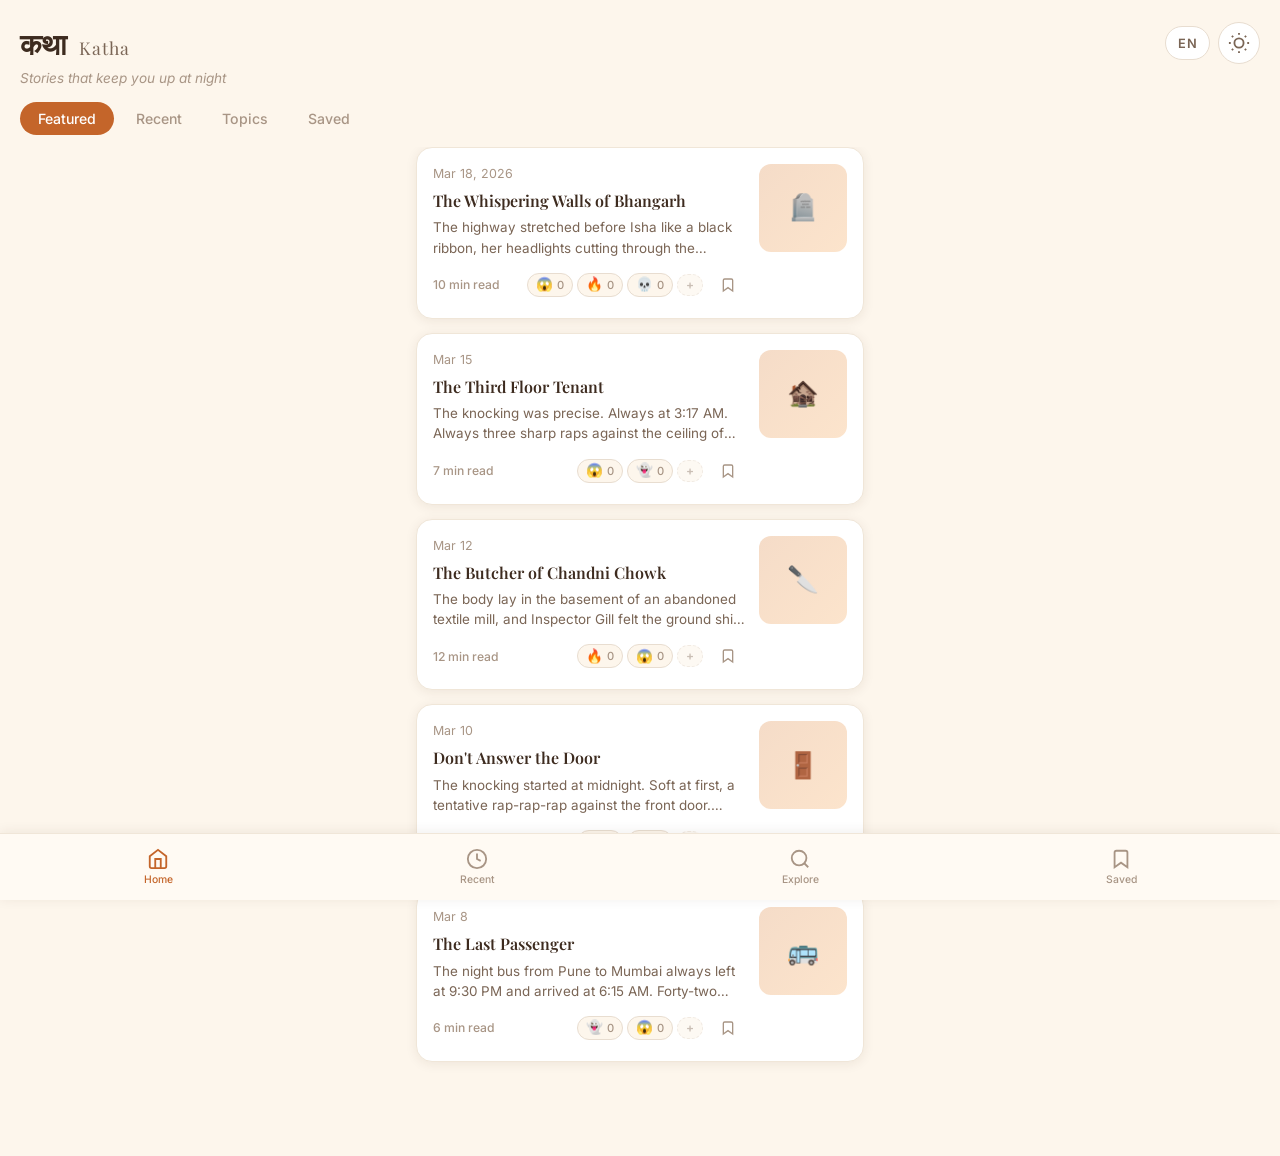
<file: index.html>
<!DOCTYPE html>
<html lang="en" data-theme="warm">
<head>
  <meta charset="UTF-8">
  <meta name="viewport" content="width=device-width, initial-scale=1.0">
  <title>Katha — Thriller & Horror Stories</title>
  <link rel="stylesheet" href="styles.css">
  <link rel="preconnect" href="https://fonts.googleapis.com">
  <link rel="preconnect" href="https://fonts.gstatic.com" crossorigin>
  <link href="https://fonts.googleapis.com/css2?family=Playfair+Display:ital,wght@0,400;0,600;0,700;1,400&family=Inter:wght@300;400;500;600&family=Fira+Code:wght@400&family=Hind+Siliguri:wght@300;400;500;600;700&display=swap" rel="stylesheet">
</head>
<body>

  <!-- Header -->
  <header class="header">
    <div class="header-top">
      <h1 class="logo"><span class="logo-script" data-en="कथा" data-bn="কথা">कथा</span> <span class="logo-en">Katha</span></h1>
      <button class="lang-toggle" id="langToggle" aria-label="Switch language" title="Switch to Bengali">
        <span class="lang-label" data-en="EN" data-bn="বাং">EN</span>
      </button>
      <button class="theme-toggle" id="themeToggle" aria-label="Change theme">
        <svg class="theme-icon" width="22" height="22" viewBox="0 0 24 24" fill="none" stroke="currentColor" stroke-width="2">
          <circle cx="12" cy="12" r="5"/>
          <path d="M12 1v2M12 21v2M4.22 4.22l1.42 1.42M18.36 18.36l1.42 1.42M1 12h2M21 12h2M4.22 19.78l1.42-1.42M18.36 5.64l1.42-1.42"/>
        </svg>
      </button>
    </div>
    <p class="tagline" data-en="Stories that keep you up at night" data-bn="যে গল্পগুলো রাতের ঘুম কেড়ে নেয়">Stories that keep you up at night</p>
  </header>

  <!-- Theme Picker Modal -->
  <div class="theme-modal" id="themeModal">
    <div class="theme-modal-backdrop" id="themeModalBackdrop"></div>
    <div class="theme-modal-content">
      <h3 class="theme-modal-title" data-en="Choose Your Mood" data-bn="আপনার মেজাজ বেছে নিন">Choose Your Mood</h3>
      <div class="theme-options">
        <button class="theme-option" data-theme="warm">
          <span class="theme-swatch warm-swatch"></span>
          <span class="theme-label">Warm & Earthy</span>
          <span class="theme-desc">Terracotta, amber, cream</span>
        </button>
        <button class="theme-option" data-theme="dark">
          <span class="theme-swatch dark-swatch"></span>
          <span class="theme-label">Dark & Modern</span>
          <span class="theme-desc">Deep tones, vibrant accents</span>
        </button>
        <button class="theme-option" data-theme="light">
          <span class="theme-swatch light-swatch"></span>
          <span class="theme-label">Light & Minimal</span>
          <span class="theme-desc">Clean whites, soft grays</span>
        </button>
        <button class="theme-option" data-theme="colorful">
          <span class="theme-swatch colorful-swatch"></span>
          <span class="theme-label">Colorful & Bold</span>
          <span class="theme-desc">Bright, playful energy</span>
        </button>
      </div>
      <button class="theme-modal-close" id="themeModalClose">Done</button>
    </div>
  </div>

  <!-- Navigation Tabs -->
  <nav class="nav-tabs">
    <button class="nav-tab active" data-section="featured" data-en="Featured" data-bn="নির্বাচিত">Featured</button>
    <button class="nav-tab" data-section="recent" data-en="Recent" data-bn="সাম্প্রতিক">Recent</button>
    <button class="nav-tab" data-section="topics" data-en="Topics" data-bn="বিষয়">Topics</button>
    <button class="nav-tab" data-section="bookmarks" data-en="Saved" data-bn="সংরক্ষিত">Saved</button>
  </nav>

  <!-- Main Content -->
  <main class="main-content">

    <!-- Featured Section -->
    <section class="section featured-section active" id="section-featured">
      <!-- Story Cards -->
      <article class="story-card">
        <div class="story-card-row">
          <div class="story-body">
            <div class="story-meta">
              <span class="story-date">Mar 18, 2026</span>
            </div>
            <h3 class="story-title" data-bn-title="ভাঙ্গড়ের ফিসফাসকারী দেয়াল">The Whispering Walls of Bhangarh</h3>
            <p class="story-excerpt-short" data-bn-text="রাস্তাটা ইশার সামনে কালো ফিতার মতো বিস্তৃত, তার গাড়ির হেডলাইট অক্টোবরের রাতকে ভেদ করছে। তিন কিলোমিটার আগে ইঞ্জিন বন্ধ হয়েছে, আর কাছের শহরটা মানচিত্রে একটা ভূতের মতো। তখনই দেখল—ভাঙ্গড় দুর্গের ধসে পড়া প্রতিকৃতি তারকাখচিত আকাশের বিপরীতে। সে গল্পগুলো জানত। সবাই জানত। অভিশাপ, যৌহার, নিষিদ্ধ রাতের কথা। কিন্তু তার ফোন মরেছে, তাপমাত্রা নেমে আসছে, আর অন্ধকার চারপাশ থেকে চেপে ধরছে। দুর্গের প্রধান দরজা খোলা ছিল একটা চোয়ালের মতো। ইশা তার কার্ডিগান টেনে ধরে ভেতরে প্রবেশ করল। ভেতরে বাতাস ঠুকরো এবং সময়ের স্বাদ দিয়েছিল। চাঁদের আলো ভাঙা জানালা দিয়ে ঝাঁজরার মতো ছড়িয়ে পড়ছে, পাথরের করিডোরে কঙ্কালের মতো ছায়া ফেলছে। সে প্রবেশদ্বারের কাছে একটা কক্ষ খুঁজে পেয়ে একটা প্রাচীন বেঞ্চে বসল, নিজেকে বোঝাতে চেয়ে যে গল্পগুলো শুধু গল্প। তারপর শুনল। একটা ফিসফাস, ধুলোর মতো নরম। তার নাম। &quot;হ্যালো?&quot; ফিসফাসটা আবার এল, দেয়াল থেকেই যেন। এবার তার নাম নয়, অন্য কিছু। এমন ভাষায় শব্দ যা সে প্রায় বুঝেছে, জরুরি এবং বিনয়ী। আরও অনেক কণ্ঠ যোগ দিল প্রথমটার সাথে—একটা সুর পাথর থেকে, তার পায়ের নিচের মাটি থেকে উঠছে। সে উঠে দাঁড়াল, বেরিয়ে যাওয়ার দিকে এগিয়ে গেল। ফিসফাসগুলো অনুসরণ করল, আরও জোরালো হল। হুমকি দেয়া ছিল না ঠিক, কিন্তু অসহায়। যেন দূরের অসম্ভব দূরত্ব থেকে কণ্ঠস্বর ডাকছে। দরজায় সে পেছনের দিকে তাকাল। যে আঙিনা ছেড়ে এসেছে সেখানে চাঁদের আলোয় অনেকে নড়াচড়া করছে। সম্পূর্ণ কঠিন নয়, সম্পূর্ণ ছায়াও নয়। তাদের মুখ খুলল, ফিসফাস তীব্র হল, আর ইশা দৌড়ে বেরিয়ে গেল। সে রাস্তায় বেরিয়ে এসেছে ঠিক একটা ট্রাক দেখা দিলে, চালক ব্রেক কাঁচুড়ে ছিল। তাকে ক্যাবে সাহায্য করতে গিয়ে তার মুখ ফ্যাকাশে ছিল। &quot;পাগলামি,&quot; সে বুঁড়ালো। &quot;সেই জায়গায় কেউ রাত কাটায় না।&quot; &quot;আমি মাত্র কয়েক মিনিট ছিলাম ভেতরে,&quot; ইশা প্রতিবাদ করল। চালক তার ড্যাশবোর্ড ঘড়ি দেখল। &quot;পাঁচটা সাতচল্লিশ, বেটা। তুমি ছয় ঘণ্টা গায়েব ছিলে।&quot; পাশের আয়নায় ইশার প্রতিবিম্ব অপরিবর্তিত দেখাল—কিন্তু তার চুল, যা সকালে কালো ছিল, এখন প্রতিটি মন্দিরে ধূসর রঙের রেখা ধারণ করেছে। তার কানে, খুব হালকাভাবে, ফিসফাস অব্যাহত ছিল। তা অব্যাহত থাকবে দীর্ঘকাল।">The highway stretched before Isha like a black ribbon, her headlights cutting through the October night. The engine had died three kilometres back, and the nearest town was a phantom on the map. Then she saw it: the crumbling silhouette of Bhangarh Fort against the starlit sky. She knew the stories. Everyone did. The curse, the jauhar, the forbidden nights. But her phone was dead, the temperature was dropping, and the darkness pressed in from all sides. The fort's main gate hung open like a jaw. Isha pulled her cardigan tight and stepped through. Inside, the air tasted of rust and time. Moonlight filtered through broken windows, casting skeletal shadows across stone corridors. She found a chamber near the entrance and sat on a weathered bench, telling herself the stories were just stories. Then she heard it. A whisper, soft as dust settling. Her name. "Hello?" The whisper came again, from the walls themselves. Not her name this time, but something else. Words in a language she almost understood, urgent and pleading. More voices joined the first—a chorus rising from the stone, from the earth beneath her feet. She stood up, moving toward the exit. The whispers followed, grew louder. They weren't threatening exactly, but desperate. Like voices calling from very far away, across an impossible distance. At the gateway, she turned back. In the courtyard she'd just left, figures moved through the moonlight. Not quite solid, not quite shadow. Their mouths opened, the whispers intensified, and Isha ran. She burst onto the highway just as a truck appeared, its driver slamming on brakes. When he helped her to the cab, his face was pale. "Madness," he muttered. "No one survives a night in that place." "I was only inside for minutes," Isha protested. The driver checked his dashboard clock. "It's 5:47 AM, beta. You've been gone for six hours." Isha's reflection in the side mirror showed her face unchanged—but her hair, which had been black that morning, now held a streak of grey at each temple. In her ears, very faintly, the whispers continued. They would continue for a long time.</p>
            <div class="story-footer">
              <span class="read-time" data-en="10 min read" data-bn="10 মিনিট পড়া">10 min read</span>
              <div class="story-actions">
                <div class="emoji-reactions">
                  <button class="reaction-btn" data-emoji="😱" aria-label="React scared"><span class="reaction-emoji">😱</span><span class="reaction-count">0</span></button>
                  <button class="reaction-btn" data-emoji="🔥" aria-label="React fire"><span class="reaction-emoji">🔥</span><span class="reaction-count">0</span></button>
                  <button class="reaction-btn" data-emoji="💀" aria-label="React skull"><span class="reaction-emoji">💀</span><span class="reaction-count">0</span></button>
                  <button class="reaction-btn add-reaction" aria-label="Add reaction"><span class="reaction-emoji">+</span></button>
                </div>
                <button class="bookmark-btn" aria-label="Bookmark story">
                  <svg width="16" height="16" viewBox="0 0 24 24" fill="none" stroke="currentColor" stroke-width="2"><path d="M19 21l-7-5-7 5V5a2 2 0 0 1 2-2h10a2 2 0 0 1 2 2z"/></svg>
                </button>
              </div>
            </div>
          </div>
          <div class="story-image thumb-image">
            <div class="image-placeholder thumb-placeholder">
              <span class="placeholder-icon">🪦</span>
            </div>
          </div>
        </div>
      </article>

      <article class="story-card">
        <div class="story-card-row">
          <div class="story-body">
            <div class="story-meta">
              <span class="story-date" data-en="Mar 15" data-bn="মার্চ ১৫">Mar 15</span>
            </div>
            <h3 class="story-title" data-bn-title="তৃতীয় তলার ভাড়াটিয়া">The Third Floor Tenant</h3>
            <p class="story-excerpt-short" data-bn-text="আঘাত ছিল নির্ভুল। সবসময় রাত তিনটা সতের মিনিটে। সবসময় তিনটা তীক্ষ্ণ কড়া নাড়া অ্যাপার্টমেন্ট ৩বি-র ছাদের বিরুদ্ধে। রাবি এক সপ্তাহের পর এটা মালিক ডেসাইকে বলেছিল। &quot;আমার উপরে কেউ আছে। একজন ভোরবেলার মানুষ, আমার মনে হয়।&quot; ডেসাইর মুখ অদ্ভুত হয়েছিল। &quot;চতুর্থ তলায় কেউ নেই। ৩বি হল শীর্ষ ইউনিট।&quot; &quot;তাহলে কেউ ছাদে আছে,&quot; রাবি পরামর্শ দিল। &quot;কেউ ছাদে যায় না, বেটা।&quot; কিন্তু পদক্ষেপগুলো থামল না। রাত দিন রাবি জেগে থাকত, তার মাথার উপরে সাবধানে হাঁটাহাঁটি শুনে। এগিয়ে পিছিয়ে, এগিয়ে পিছিয়ে। তারপর কড়া নাড়া। থামা। তারপর তা ম্লান হয়ে যেত, আর পরের রাত পর্যন্ত নীরবতা ফিরে আসত। দুই মাস পর রাবি তদন্ত করার সিদ্ধান্ত নিল। সে চতুর্থ তলার সিঁড়িতে উঠল—যা থাকার কথা নয়, তবু স্পষ্টত ছিল—এবং একটা সংকীর্ণ দরজা পেল। এটা তালাবদ্ধ ছিল। &quot;তুমি এখানে আসা উচিত নয়,&quot; ডেসাই তার পেছনে বলল, রাবিকে খুব খারাপভাবে চমকে দিয়ে। &quot;সেই কক্ষে কী আছে?&quot; &quot;কিছু যা তোমায় চিন্তা করতে হবে না।&quot; সেই রাতে, পদক্ষেপগুলো আগে আসল। রাত দুইটা পঁচাশি মিনিটে। কড়া নাড়া জোরালো, আরও জরুরি ছিল। রাবি তার কানকে ছাদের বিপরীতে চাপ দিল এবং সেই শব্দের নিচে কিছু শুনল: শ্বাসপ্রশ্বাস। ভারী, পরিশ্রমী শ্বাসপ্রশ্বাস, যেন ভাঙা পাঁজর সহ কেউ। পরের দিন সকালে রাবি তার দরজার নিচে একটা নোট পেল। হাতের লেখা শিশুসুলভ, অক্ষর অসমান: &quot;দয়া করে আমাকে সাহায্য করুন।&quot; সে সরাসরি ডেসাইয়ের অ্যাপার্টমেন্টে গেল। বয়স্ক মানুষ অনিচ্ছায় দরজা খুলল, এবং রাবি তার পাশ কেটে গেল। ডেসাইয়ের বিছানার উপরে দেয়ালে দর্জন দর্জন ছবি ঝুলছিল—সবই একই যুবক, দশকের মধ্য দিয়ে ট্র্যাক করা। শৈশব, বয়ঃসন্ধি, বয়স্কতা, বার্ধক্য। সব একই কক্ষে তোলা, একই দেয়ালের বিপরীতে। সবচেয়ে সম্প্রতি ছবি তিন সপ্তাহ আগের। &quot;সে কখনো বেরিয়ে যায় না,&quot; ডেসাই ফিসফাস করল। &quot;সে সেখানে ১৯৮৭ থেকে আছে। যখন তার সেই দুর্ঘটনায় মরার কথা ছিল, কিন্তু কিছু তাকে বাঁচিয়ে রাখল। কিছু ভুল। সে এখনও বয়স বাড়ছে, রাবি। এখনও সচেতন। এবং সে সাত্ত্বিশ বছর ধরে সাহায্যের জন্য ডাকছে।&quot; সেই রাতে কড়া নাড়া ফিরল। এবার রাবি সংকোচ করল না। সে উপরে চলে গেল, তালাবদ্ধ দরজা খোলা পেল, এবং যে কক্ষটা থাকার কথা নয় সেটি খুলল। কিছু শব্দ, একবার শুনলে, কখনো ভুলে যাওয়া যায় না।">The knocking was precise. Always at 3:17 AM. Always three sharp raps against the ceiling of apartment 3B. Ravi had mentioned it to the landlord, Mr. Desai, after the first week. "Someone lives above me. An early riser, I suppose." Desai's face had gone strange. "No one lives on the fourth floor. 3B is the top unit." "Then someone's on the roof," Ravi suggested. "No one goes on the roof, beta." But the footsteps didn't stop. Night after night, Ravi lay awake, listening to the careful pacing above his head. Back and forth, back and forth. Then the knock. Pause. Then it would fade, and silence would return until the next night. After two months, Ravi decided to investigate. He climbed the stairs to the fourth floor—which shouldn't exist, yet clearly did—and found a narrow door. It was padlocked. "You shouldn't be up here," Desai said behind him, startling Ravi badly. "What's in that room?" "Nothing that concerns you." That night, the footsteps came earlier. 2:45 AM. The knocking was louder, more insistent. Ravi pressed his ear to the ceiling and heard something beneath the sound of feet: breathing. Heavy, laboured breathing, like someone with broken ribs. The next morning, Ravi found a note slipped under his door. The handwriting was childlike, the letters uneven: "PLEASE HELP ME." He went straight to Desai's apartment. The old man opened the door reluctantly, and Ravi pushed past him. On the wall above Desai's bed hung dozens of photographs—all of the same young man, tracked through decades. Childhood, adolescence, adulthood, old age. All taken in the same room, against the same wall. The most recent photo was dated three weeks ago. "He never leaves," Desai whispered. "He's been there since 1987. Since he was supposed to die in that accident, but something kept him alive. Something wrong. He's still aging, Ravi. Still conscious. And he's been calling for help for thirty-seven years." That night, the knocking returned. This time, Ravi didn't hesitate. He went upstairs, found the padlock was now open, and opened the door to the room that shouldn't exist. Some sounds, once heard, can never be forgotten.</p>
            <div class="story-footer">
              <span class="read-time" data-en="7 min read" data-bn="7 মিনিট পড়া">7 min read</span>
              <div class="story-actions">
                <div class="emoji-reactions">
                  <button class="reaction-btn" data-emoji="😱" aria-label="React scared"><span class="reaction-emoji">😱</span><span class="reaction-count">0</span></button>
                  <button class="reaction-btn" data-emoji="👻" aria-label="React ghost"><span class="reaction-emoji">👻</span><span class="reaction-count">0</span></button>
                  <button class="reaction-btn add-reaction" aria-label="Add reaction"><span class="reaction-emoji">+</span></button>
                </div>
                <button class="bookmark-btn" aria-label="Bookmark story">
                  <svg width="16" height="16" viewBox="0 0 24 24" fill="none" stroke="currentColor" stroke-width="2"><path d="M19 21l-7-5-7 5V5a2 2 0 0 1 2-2h10a2 2 0 0 1 2 2z"/></svg>
                </button>
              </div>
            </div>
          </div>
          <div class="story-image thumb-image">
            <div class="image-placeholder thumb-placeholder">
              <span class="placeholder-icon">🏚️</span>
            </div>
          </div>
        </div>
      </article>

      <article class="story-card">
        <div class="story-card-row">
          <div class="story-body">
            <div class="story-meta">
              <span class="story-date" data-en="Mar 12" data-bn="মার্চ ১২">Mar 12</span>
            </div>
            <h3 class="story-title" data-bn-title="চাঁদনী চকের কসাই">The Butcher of Chandni Chowk</h3>
            <p class="story-excerpt-short" data-bn-text="লাশটা পরিত্যক্ত টেক্সটাইল মিলের বেসমেন্টে ছিল, এবং ইন্সপেক্টর গিল অনুভব করল মাটি তার নিশ্চয়তার নিচে নড়াচড়া করছে। সতের ছুরির আঘাত, প্রতিটি নির্ভুল, সার্জিক্যাল। প্রতিটি ঠিক যেখানে ১৯৪৭ থেকে তিন জন শিকারকে আঘাত করা হয়েছিল সেখানে। কিন্তু এটা অসম্ভব ছিল। সেই হত্যাগুলো ছিয়াত্তর বছর অমীমাংসিত ছিল, এবং যে একমাত্র মানুষ এগুলো করতে পারত সে ১২০ বছরের বেশি বয়সী হত। শিকার চিহ্নিত করা হয়েছিল অর্জুন ভার্মা, একজন ব্যবসায়ী যার কোনো পরিচিত শত্রু নেই। ১৯৪৭ এর ক্ষেত্রগুলির সাথে কোনো সংযোগ নেই। আহত প্যাটার্ন, বিধিবদ্ধ বিজ্ঞান নিশ্চিত করেছে, কোণ এবং গভীরতা পর্যন্ত একই। গিল আর্কাইভ থেকে পুরানো কেস ফাইলগুলি টেনে এনেছিল। তিন শিকার, দিল্লির বিভিন্ন অংশে পাওয়া, সবাই একই নির্ভুলতায় হত্যা করা হয়েছিল। সেই যুগের গোয়েন্দা, দীর্ঘমৃত, হতাশায় লিখেছিল: &quot;হত্যাকারী শরীরবিজ্ঞান জানে। চিকিৎসা প্রশিক্ষণ সন্দেহজনক।&quot; সেই সন্ধ্যায় গিল একটা অনামী চিঠি পেল। ভেতরে ছিল একটা ছবি—দানাদার, ১৯৪৭ সালের—একটা চিকিৎসা কোট পরা যুবক দেখাচ্ছে। তার মুখ অস্পষ্ট ছিল, কিন্তু তার অবস্থান কিছু পরিচিত ছিল। গিল চিকিৎসা পরীক্ষকের সময়সূচী চেক করল এবং ড. আনন্দ কুমার প্রতিটি রাতে উপলব্ধ ছিল শিকারগুলি মারা গিয়েছিল। তিনি পরীক্ষাও করেছিলেন। গিল তার সাথে একবার দেখা করেছিল, একজন শান্ত মানুষ তার নব্বই দশকে, এখনও পুলিশের জন্য পরামর্শ। ইন্সপেক্টর কুমারের বাসভবনে গেল। বয়স্ক ডাক্তার দরজা খুলেছিল এমন অভিব্যক্তি সহ যা পরামর্শ দিল তিনি এই পরিদর্শন অপেক্ষা করছিলেন। &quot;তুমি লাশ খুঁজে পেয়েছ,&quot; কুমার বলল। প্রশ্ন নয়। &quot;তুমি কীভাবে জানলে?&quot; &quot;কারণ আমি এটি তোমার জন্য খুঁজে পেতে রেখেছি।&quot; তারা কুমারের অধ্যয়নে বসল, চিকিৎসা পুস্তক এবং ছবিতে বেষ্টিত। ডাক্তারের হাত কাঁপছিল যখন তিনি ব্যাখ্যা করেছিলেন। একটি রোগ, তিনি বলেছিলেন। রক্তের একটি অন্ধকার যা একজনকে কাটার, বোঝার, আঘাত করার প্রয়োজন করে। তিনি দশক ধরে লড়াই করেছিলেন, ধ্যান এবং ওষুধের মাধ্যমে এটি নিয়ন্ত্রণ করেছিলেন। কিন্তু তার স্ত্রী মারা যাওয়ার পর কিছু পরিবর্তন হয়েছিল। ক্ষুধা ফিরে এসেছিল। &quot;যে মানুষটা তুমি খুঁজে পেয়েছ,&quot; কুমার শান্তভাবে বলল, &quot;আমার পড়পড়েমেয়ে। তার একই জিনিস ছিল। একই ক্ষুধা। আমি তাকে এমন কিছু হতে দেখতে পারতাম না যা আমি হয়েছি। আমি অন্যদের আঘাত করতে দিতে পারতাম না।&quot; &quot;এবং ১৯৪৭ এর শিকারগুলি?&quot; কুমার ফিরে তাকাল। &quot;ভুল। যাগুলি আমি যারা এটি পুনরাবৃত্তি করবে তাদের সরিয়ে দিয়ে প্রায়শ্চিত্ত করার চেষ্টা করেছি।&quot; যখন গিল তার হ্যান্ডকাফের জন্য পৌঁছেছিল, তখন সে কুমারের পিছনের আয়নায় কিছু লক্ষ্য করেছিল। দুই অন্যান্য মানুষ তাদের পিছনের অন্ধকার দোরগোড়ায় দাঁড়িয়ে ছিল, যারা মুহূর্তগুলি আগে সেখানে ছিল না। তারা হাসছিল।">The body lay in the basement of an abandoned textile mill, and Inspector Gill felt the ground shift beneath his certainty. Seventeen stab wounds, each one precise, surgical. Each one placed exactly where the three victims from 1947 had been wounded. But that was impossible. Those murders had gone unsolved for seventy-six years, and the only man who could have committed them would be over 120 years old. The victim was identified as Arjun Verma, a businessman with no known enemies. No connection to the 1947 cases. The wound pattern, forensics confirmed, was identical down to the angle and depth. Gill pulled the old case files from the archive. Three victims, all found in different parts of Delhi, all killed with the same precision. The detective from that era, long dead, had written in frustration: "The killer knows anatomy. Medical training suspected." That evening, Gill received an anonymous letter. Inside was a photograph—grainy, dated 1947—showing a young man in a medical coat. His face was obscured, but something about his stance was familiar. Gill checked the medical examiner's schedule and found Dr. Anand Kumar had been available every night the victims died. He'd also performed the examinations. Gill had met him once, a quiet man in his nineties, still consulting for the police occasionally. The inspector drove to Kumar's residence. The old doctor answered the door with an expression that suggested he'd been expecting this visit. "You found the body," Kumar said. Not a question. "How did you know?" "Because I left it for you to find." They sat in Kumar's study, surrounded by medical books and photographs. The doctor's hands trembled as he explained. A disease, he said. A darkness in the blood that made a man need to cut, to understand, to hurt. He'd fought it for decades, controlled it through meditation and medication. But something had changed after his wife died. The hunger returned. "That man you found," Kumar said quietly, "he was my great-grandson. He had the same thing. The same hunger. I couldn't watch him become what I became. I couldn't let him hurt others." "And the 1947 victims?" Kumar turned away. "Mistakes. Ones I've been trying to atone for by removing those who would repeat them." As Gill reached for his handcuffs, he noticed something in the mirror behind Kumar. Two other people stood in the darkened doorway behind them, neither of whom had been there moments before. They were smiling.</p>
            <div class="story-footer">
              <span class="read-time" data-en="12 min read" data-bn="12 মিনিট পড়া">12 min read</span>
              <div class="story-actions">
                <div class="emoji-reactions">
                  <button class="reaction-btn" data-emoji="🔥" aria-label="React fire"><span class="reaction-emoji">🔥</span><span class="reaction-count">0</span></button>
                  <button class="reaction-btn" data-emoji="😱" aria-label="React scared"><span class="reaction-emoji">😱</span><span class="reaction-count">0</span></button>
                  <button class="reaction-btn add-reaction" aria-label="Add reaction"><span class="reaction-emoji">+</span></button>
                </div>
                <button class="bookmark-btn" aria-label="Bookmark story">
                  <svg width="16" height="16" viewBox="0 0 24 24" fill="none" stroke="currentColor" stroke-width="2"><path d="M19 21l-7-5-7 5V5a2 2 0 0 1 2-2h10a2 2 0 0 1 2 2z"/></svg>
                </button>
              </div>
            </div>
          </div>
          <div class="story-image thumb-image">
            <div class="image-placeholder thumb-placeholder">
              <span class="placeholder-icon">🔪</span>
            </div>
          </div>
        </div>
      </article>

      <article class="story-card">
        <div class="story-card-row">
          <div class="story-body">
            <div class="story-meta">
              <span class="story-date" data-en="Mar 10" data-bn="মার্চ ১০">Mar 10</span>
            </div>
            <h3 class="story-title" data-bn-title="দরজা খোলো না">Don't Answer the Door</h3>
            <p class="story-excerpt-short" data-bn-text="আঘাত রাত মধ্যরাতে শুরু হল। নরম প্রথমে, সামনের দরজার বিরুদ্ধে একটি অনিশ্চিত র্যাপ-র্যাপ-র্যাপ। মায়া পিপহোল দেখল। কিছু নেই। সে অপেক্ষা করল, হৃদয় ত্বরান্বিত হয়ে, যে নীরবতা অনুসরণ করেছিল তা শুনে। সকাল একটা তিন মিনিটে এটি আবার এসেছিল। এবার জোরালো। জোরপূর্বক। মায়া বিল্ডিং সিকিউরিটি ডাকল। &quot;আমার দরজায় কেউ আছে।&quot; &quot;আমি তাকে পাঠাব,&quot; গার্ড প্রতিশ্রুতি দিল। কিন্তু যখন করিডোরে পদক্ষেপ অনুরণিত হয়েছিল, আঘাত থেমে গিয়েছিল। সিকিউরিটি কাউকে খুঁজে পেল না। সকাল দুইটা পনের মিনিটে, তার ফোন বেজে উঠল। অজানা নম্বর: &quot;আমি জানি তুমি বাড়িতে আছ।&quot; মায়ার হাত ঠান্ডা হল। সে জবাব দেয়নি, শুধু নম্বরটি ব্লক করল। পাঁচ মিনিট পর, অন্য অজানা নম্বর থেকে অন্য বার্তা: &quot;আমাকে উপেক্ষা করো না।&quot; আঘাত বসার ঘরের জানালা থেকে শুরু হল, ২৩তম তলায়। ট্যাপ-ট্যাপ-ট্যাপ। ট্যাপ-ট্যাপ-ট্যাপ। মায়ার মন ভেঙে গেল। সে ২৩তম তলায় বাস করে। কোনো জরুরি সিঁড়ি নেই। কোনো লেজ নেই। এই জানালায় কাউকে থাকার কোনো উপায় নেই। সে পর্দা বন্ধ করে দিল এবং পুলিশ ডাকল। সে অপেক্ষা করার সময়, তার ফোন ক্রমাগত বেজেছিল। অজানা সংখ্যা, প্রতিটি আলাদা। বার্তাগুলি আরও অন্তরঙ্গ, আরও অসম্ভব হয়ে উঠল। &quot;তুমি গতকাল নীল পরেছিলে। তুমি দেখতে ক্লান্ত দেখাচ্ছিলে।&quot; &quot;তুমি স্নানের সময় কেঁদেছিলে রাত নয়টা বিয়াল্লিশে। বাথরুম ফ্যান খুব জোরে ছিল তোমায় শুনতে।&quot; &quot;তোমার প্রিয় গান হল যেটি তুমি গুনগুন কর যখন তুমি ভয় পাও।&quot; আঘাত চলেছিল। দরজা। জানালা। জানালা। দরজা। ঘুরে বেড়ানো। নখ দিয়ে কাচ জুড়ে টেনে যাওয়ার শব্দ। সবার নিচে একটি কণ্ঠস্বর, সম্পূর্ণ কোমলতার সাথে তার নাম ফিসফাস করছে। পুলিশ রাত তিনটা ত্রিশে এসেছিল এবং কিছু খুঁজে পায়নি। জানালার উপর কোনো প্রিন্ট নেই। দরজায় কোনো চিহ্ন নেই। করিডোর বা সিঁড়িতে কেউ নেই। তারা পরামর্শ দিয়েছিল যে তার একটি মনস্তাত্ত্বিক পর্ব হচ্ছে। কিন্তু ডিটেক্টিভের অংশীদার, তরুণ এবং ধারালো, কিছু লক্ষ্য করেছিল। প্রতিটি প্রতিফলিত পৃষ্ঠে—টেলিভিশন পর্দায়, দর্পণে, জানালার কাচে—একটি অঙ্গবিন্যাস মায়ার ঠিক পিছনে দাঁড়িয়ে আছে। দেখছে। সর্বদা সেখানে, কোণ নির্বিশেষে। যখন তারা এটি নির্দেশ করেছিল, মায়া এটি দেখেছিল। এবং তার মনে এমন স্পষ্টতা দিয়ে বুঝেছিল যা বরফের মতো জ্বলছিল, যে অঙ্গবিন্যাস খুব দীর্ঘ সময় ধরে সেখানে ছিল। যে এটি ধৈর্যশীল ছিল। যে এটি তাকে শিখেছিল, তার নিজের ভয়ঙ্করভাবে উপায়ে ভালোবাসা, এবং যে সে সবসময় জানত। আঘাত আবার শুরু হল। এবার মায়া দরজার কাছে গেল এবং খুলল। হলটা খালি ছিল, কিন্তু যখন তার পা থ্রেশহোল্ড অতিক্রম করেছিল, বিল্ডিংয়ের প্রতিটি দরজা একই সাথে খুলল। এবং প্রতিটি থেকে আঘাত সম্পূর্ণ সিঙ্ক্রোনাইজেশনে আসল, জোরে এবং জোরে।">The knocking started at midnight. Soft at first, a tentative rap-rap-rap against the front door. Maya checked the peephole. Nothing. She waited, heart accelerating, listening to the silence that followed. At 1:03 AM, it came again. Louder this time. Demanding. Maya called building security. "There's someone at my door." "I'll send someone up," the guard promised. But by the time footsteps echoed in the hallway, the knocking had stopped. Security found no one. At 2:15 AM, her phone buzzed. Unknown number: "I know you're home." Maya's hands went cold. She didn't respond, just blocked the number. Five minutes later, another text from a different unknown number: "Don't ignore me." The knocking resumed, this time from the living room window on the 23rd floor. Tap-tap-tap. Tap-tap-tap. Maya's mind fractured. She lived on the 23rd floor. No fire escape. No ledge. No way for anyone to be at that window. She pulled the curtains shut and called the police. While she waited, her phone buzzed continuously. Unknown numbers, each one different. The messages grew more intimate, more impossible. "You wore blue yesterday. You looked tired." "You cried in the shower at 9:42 PM. The bathroom fan was too loud to hear you." "Your favourite song is the one you hum when you're scared." The knocking moved. Door. Window. Window. Door. Circling. The sound of fingernails dragging across glass. A voice underneath it all, whispering her name with absolute tenderness. The police arrived at 3:30 AM and found nothing. No prints on the windows. No marks on the door. No one in the hallway or stairwell. They suggested she was having a psychological episode. But the detective's partner, younger and sharper, noticed something. In every reflective surface—the television screen, the mirror, the window glass—a figure stood just behind Maya. Watching. Always there, regardless of the angle. When they pointed it out, Maya saw it too. And she understood, with a clarity that burned like ice, that the figure had been there for a very long time. That it had been patient. That it had learned her, loved her in its own terrible way, and that she had somehow always known. The knocking started again. This time, Maya went to the door and opened it. The hallway was empty, but as her foot crossed the threshold, every door in the building opened simultaneously. And from each one came the sound of knocking, all in perfect synchronisation, growing louder and louder.</p>
            <div class="story-footer">
              <span class="read-time" data-en="5 min read" data-bn="5 মিনিট পড়া">5 min read</span>
              <div class="story-actions">
                <div class="emoji-reactions">
                  <button class="reaction-btn" data-emoji="😱" aria-label="React scared"><span class="reaction-emoji">😱</span><span class="reaction-count">0</span></button>
                  <button class="reaction-btn" data-emoji="💀" aria-label="React skull"><span class="reaction-emoji">💀</span><span class="reaction-count">0</span></button>
                  <button class="reaction-btn add-reaction" aria-label="Add reaction"><span class="reaction-emoji">+</span></button>
                </div>
                <button class="bookmark-btn" aria-label="Bookmark story">
                  <svg width="16" height="16" viewBox="0 0 24 24" fill="none" stroke="currentColor" stroke-width="2"><path d="M19 21l-7-5-7 5V5a2 2 0 0 1 2-2h10a2 2 0 0 1 2 2z"/></svg>
                </button>
              </div>
            </div>
          </div>
          <div class="story-image thumb-image">
            <div class="image-placeholder thumb-placeholder">
              <span class="placeholder-icon">🚪</span>
            </div>
          </div>
        </div>
      </article>

      <article class="story-card">
        <div class="story-card-row">
          <div class="story-body">
            <div class="story-meta">
              <span class="story-date" data-en="Mar 8" data-bn="মার্চ ৮">Mar 8</span>
            </div>
            <h3 class="story-title" data-bn-title="শেষ যাত্রী">The Last Passenger</h3>
            <p class="story-excerpt-short" data-bn-text="পুনে থেকে মুম্বাই রাতের বাস সবসময় রাত নয়টা ত্রিশে ছাড়ত এবং সকাল ছয়টা পনের মিনিটে পৌঁছাত। বিয়াল্লিশ জন যাত্রী, প্রতিবার। ভক্তা উনিশ বছর ধরে রুট চালিয়েছে এবং কখনো বিচলিত হয়নি। সে সংখ্যা জানত যেভাবে সে পথ জানত। আজ রাত সংখ্যা ভিন্ন ছিল। সে এটা তৃতীয় স্টপে লক্ষ্য করেছিল, লোনাভালা কাছাকাছি, যখন একজন বয়স্ক মহিলা বিবর্ণ সবুজ শাড়িতে উঠেছিল। তার কিছু অস্বাভাবিক ছিল না—সে যখন সিঁড়ি বেয়ে উঠল তখন তার দিকে তাকিয়েও দেখল না। এটি পরবর্তী চেকপয়েন্টে, চল্লিশ মিনিট পর, যখন তিনি অভ্যাসবশত মাথা গণনা করেছিলেন, যখন সে বুঝতে পেরেছিল কিছু ভুল ছিল। বিয়াল্লিশ জন যাত্রী। ভক্তা তিনবার গণনা করল। বিয়াল্লিশ প্রতিবার। তিনি তার বোর্ডিং রেজিস্টার চেক করল। কেউ শেষ স্টপে উঠেনি। তিনি সেই কথা পরিচালক সুরেশকে বলেছিল। &quot;আমি বিয়াল্লিশ গণনা করি। এটি সঠিক নয়।&quot; সুরেশ তার কপাল কুঁচকে গেল এবং ক্যাবিনের মাধ্যমে যাত্রীদের গণনা করেছিল। &quot;বিয়াল্লিশ।&quot; &quot;আবার গণনা করুন।&quot; &quot;বিয়াল্লিশ, ভক্তা।&quot; কিন্তু ভক্তা এখন তিনবার গণনা করেছিল। প্রতিবার বিয়াল্লিশ। তিনি চালিয়ে গেলেন, স্পাইন তার মেরুদণ্ডের উপরে বেড়ে উঠছে। আয়নায় তিনি যাত্রীদের দেখেছিলেন। ঘুমায়, পড়ছে, অন্ধকারে তাকিয়ে আছে। সবুজ শাড়িতে বয়স্ক মহিলা তৃতীয় সারিতে বসেছিল, সম্পূর্ণ স্থির, তার মাথা এমন একটি কোণে যা একটি জীবিত ব্যক্তির ব্যথা করবে। মুর্বাদ কাছাকাছি একটি বিশ্রামের স্টপে ভক্তা করিডোর হেঁটেছিল। তিনি প্রতিটি যাত্রী জোরে গণনা করেছিল, তাদের দিকে নির্দেশ করে। বিয়াল্লিশ। যখন তিনি পিছনে পৌঁছেছিলেন, তিনি ওভারহেড লাগেজ র্যাকগুলি গণনা করেছিল। একটি অতিরিক্ত ব্যাগ। কালো ক্যানভাস, চিহ্নহীন। কোনো যাত্রী এটি দাবি করেনি। তিনি সাবধানে এটি খুলেছিল। ভেতরে ছিল বস্তুর একটি সংগ্রহ: একটি জলের বোতল, একটি নোটবুক রুট ম্যাপ এবং প্রস্থান সময় পূর্ণ, ভক্তার মতো দেখা একটি মানুষের একটি ছবি, ১৯৮৭ সালের, এবং পুনে-থেকে-মুম্বাই রাতের বাসের একটি টিকেট স্টাব এপ্রিল ২, ১৯৮৯ সালের। ভক্তা ভারীভাবে বসেছিল। সে সেই তারিখ মনে করেছিল। তিনি সেই রাতে অন্ধকারে কিছু আঘাত করেছিলেন। পুলিশ কখনো কিছু খুঁজে পায়নি। তিনি এটি কখনো বলেননি। সুরেশ তার দিকে তাকিয়ে আছে খুঁজে পেয়েছিল। &quot;ভক্তা, তুমি কি—&quot; &quot;যাত্রীদের আবার গণনা করুন।&quot; সুরেশ গণনা করেছিল। &quot;বিয়াল্লিশ।&quot; তারা উভয়ে বাসের দিকে তাকাল। জানালার মাধ্যমে তারা প্রতিটি আসন দখল দেখতে পেয়েছিল। কিন্তু তৃতীয় সারিতে, যেখানে সবুজ শাড়িতে বয়স্ক মহিলা বসেছিল, সেখানে এখন একজন অন্ধকার কোট পরা মানুষ ছিল। তিনি সরাসরি তাদের দিকে তাকাচ্ছিলেন। &quot;তুমি আমায় আঘাত করেছ,&quot; অঙ্গবিন্যাস ফিসফাস করল। &quot;এবং তুমি চলে গেছ। সাত্ত্বিশ বছর ধরে আমি এই বাসে চড়েছি, ভক্তা। রুট শিখে। আপনার সময়সূচী শিখে। এবং এখন আমি এটি চালাচ্ছি।&quot; যখন কর্তৃপক্ষ পরবর্তী সকালে বাস খুঁজে পেয়েছিল তখন এটি মুম্বাইতে চূড়ান্ত স্টপে পার্ক করা ছিল। সমস্ত আসন খালি ছিল। চালক এবং পরিচালক চলে গিয়েছিল। বাস সেই রাতে আবার চলেছিল, সময়সূচী অনুযায়ী, ঠিক তিয়াল্লিশ জন যাত্রী সহ।">The night bus from Pune to Mumbai always left at 9:30 PM and arrived at 6:15 AM. Forty-two passengers, every time. Bhakta had driven the route for nineteen years and never deviated. He knew the count like he knew the road. Tonight, the headcount was different. He noticed it at the third stop, near Lonavala, when an old woman in a faded green sari boarded. Nothing unusual about her—he barely looked up as she climbed the steps. It was only at the next checkpoint, forty minutes later, when he counted heads out of habit, that he realized something was wrong. Forty-three passengers. Bhakta counted again. Forty-three. He checked his boarding register. No one had gotten on at the last stop. He mentioned it to the conductor, Suresh. "I count forty-three. That's not right." Suresh frowned and counted the passengers through the cabin. "Forty-two." "Count again." "Forty-two, Bhakta." But Bhakta had counted three times now. Forty-three every time. He continued driving, unease crawling up his spine. In the mirror, he watched the passengers. Sleeping, reading, staring out into the darkness. The old woman in the green sari sat in the third row, completely still, her head tilted at an angle that would cause pain to a living person. At a rest stop near Murbad, Bhakta walked the aisles. He counted each passenger aloud, pointing at them. Forty-two. When he reached the back, he counted the overhead luggage racks. One extra bag. Black canvas, unmarked. No passenger claimed it. He opened it carefully. Inside was a collection of objects: a water bottle, a notebook filled with route maps and departure times, a photograph of a man who looked like Bhakta, dated 1987, and a ticket stub from a Pune-to-Mumbai night bus dated April 2nd, 1989. Bhakta sat down heavily. He remembered that date. He'd hit something on the road that night. A figure in the darkness. The police never found anything. He'd never spoken of it. Suresh found him staring at the photograph. "Bhakta, are you—" "Count the passengers again." Suresh counted. "Forty-three." They both turned to look toward the bus. Through the windows, they could see every seat occupied. But in the third row, where the old woman in the green sari had been sitting, there was now a man in a dark coat. He was looking directly at them. "You hit me," the figure whispered. "And you drove away. For thirty-seven years, I've been riding this bus, Bhakta. Learning the route. Learning your schedule. And now, I'm driving it too." When authorities found the bus the next morning, it was parked at the final stop in Mumbai. All seats were empty. The driver and conductor were gone. The bus ran that night again, on schedule, with exactly 43 passengers.</p>
            <div class="story-footer">
              <span class="read-time" data-en="6 min read" data-bn="6 মিনিট পড়া">6 min read</span>
              <div class="story-actions">
                <div class="emoji-reactions">
                  <button class="reaction-btn" data-emoji="👻" aria-label="React ghost"><span class="reaction-emoji">👻</span><span class="reaction-count">0</span></button>
                  <button class="reaction-btn" data-emoji="😱" aria-label="React scared"><span class="reaction-emoji">😱</span><span class="reaction-count">0</span></button>
                  <button class="reaction-btn add-reaction" aria-label="Add reaction"><span class="reaction-emoji">+</span></button>
                </div>
                <button class="bookmark-btn" aria-label="Bookmark story">
                  <svg width="16" height="16" viewBox="0 0 24 24" fill="none" stroke="currentColor" stroke-width="2"><path d="M19 21l-7-5-7 5V5a2 2 0 0 1 2-2h10a2 2 0 0 1 2 2z"/></svg>
                </button>
              </div>
            </div>
          </div>
          <div class="story-image thumb-image">
            <div class="image-placeholder thumb-placeholder">
              <span class="placeholder-icon">🚌</span>
            </div>
          </div>
        </div>
      </article>
    </section>

    <!-- Recent Section -->
    <section class="section" id="section-recent">
      <div class="section-header">
        <h2 class="section-title" data-en="Fresh nightmares" data-bn="নতুন দুঃস্বপ্ন">Fresh nightmares</h2>
      </div>

      <article class="story-card">
        <div class="story-card-row">
          <div class="story-body">
            <div class="story-meta">
              <span class="story-date">Today</span>
            </div>
            <h3 class="story-title" data-bn-title="ত্রয়োদশ কক্ষ">Room 13</h3>
            <p class="story-excerpt-short" data-bn-text="হোটেলের লিফটে তেরো তলার জন্য কোনো বাটন ছিল না। এটি স্বাভাবিক ছিল—হোটেলে কোনো অশুভ তেরো তলা থাকত না। কিন্তু তার থাকার তৃতীয় রাতে, যখন ভিক্রম সম্পত্তি পরিদর্শন করছিলেন, তিনি লক্ষ্য করলেন লিফটটি বারো এবং চোদ্দ তলার মধ্যে থেমে গেছে, এবং দরজা খুলে গেছে। তার সামনে একটি করিডোর বিস্তৃত ছিল, যা গ্যাসলাইট দিয়ে আলোকিত এবং গথিক শৈলীতে সজ্জিত। ওয়ালপেপার খসে পড়ছিল। দেয়ালে প্রতিকৃতিগুলি সারি করে ছিল, তাদের চোখ তাকে অনুসরণ করছিল। কক্ষ সংখ্যা অসীমের দিকে বৃদ্ধি পাচ্ছিল। ভিক্রম লিফটে ফিরে গেলেন। দরজা বন্ধ হয়ে গেল। হোটেলের পরবর্তী অতিথি একই ঘটনার কথা উল্লেখ করল। তারপর আরও একজন। কিন্তু যখন ভিক্রম ভবনের স্থাপত্য পরিকল্পনা পরীক্ষা করলেন, বারো এবং চোদ্দ তলার মধ্যে কোনো স্থান ছিল না। লিফটটি অসম্ভব হওয়া উচিত। তবুও এটি প্রতি রাতে ঘটত। সর্বদা সকাল দুটিতে। লিফট ধীরে ধীরে চলত, থেমে যেত, এবং দরজা সেই অসম্ভব করিডরের দিকে খুলে যেত। ভিক্রম এটিতে প্রবেশ করার সিদ্ধান্ত নিলেন। করিডরটি হোটেলের যেকোনো অংশের চেয়ে শীতলতর ছিল। তার শ্বাস সাদা মেঘের মতো বেরিয়ে আসছিল। প্রতিকৃতিগুলি এখন তাকে নিখুঁতভাবে অনুসরণ করছিল, তাদের আঁকা চোখ অস্বাভাবিক নিষ্ঠার সাথে তার গতিবিধি অনুসরণ করছিল। তিনি গভীরে হাঁটতে লাগলেন, যেতে যেতে কক্ষ সংখ্যা পড়ছিলেন। কক্ষ ১৩। কক্ষ ১৩। কক্ষ ১৩। প্রতিটি দরজা ছিল কক্ষ ১৩। করিডরের শেষে একটি বৃহৎ আয়না দাঁড়িয়ে ছিল। ভিক্রম এটির কাছে গেলেন এবং তার প্রতিফলন তাকিয়ে থাকা অবস্থায় খুঁজে পেলেন—কিন্তু প্রতিফলনটি ভুল ছিল। এটি তিনিই ছিলেন, কিন্তু অনেক বয়স্ক, হতাশার একটি অভিব্যক্তি সহ যা তার পেট মোচড়ে দিয়েছিল। &quot;আপনাকে বেছে নিতে হবে,&quot; তার প্রতিফলন বলল, তার মুখ নড়ছিল না। &quot;কী বেছে নেব?&quot; &quot;আপনি কোন তলায় থাকেন।&quot; ভিক্রম লিফটের দিকে দৌড়ে ফিরে গেলেন। কিন্তু করিডরটি পরিবর্তিত হয়েছিল। এটি এখন দীর্ঘতর ছিল, অসম্ভবভাবে অন্ধকারে বিস্তৃত ছিল। দরজাগুলি একসাথে খোলা শুরু করছিল। এবং প্রতিটি কক্ষ ১৩ থেকে একটি ফিগার বেরিয়ে আসছিল। তারা সবাই তার মতো দেখতে ছিল। সবাই, বিভিন্ন বয়সে, তিনি বিভিন্ন দশকে যে পোশাক পরেছিলেন তা পরে। তার নিজের শত শত সংস্করণ, করিডরে পদার্পণ করছে। &quot;আমরা যারা বেছে নিয়েছি,&quot; তাদের একজন বলল। &quot;যারা সকাল দুটিতে লিফটের উত্তর দিয়েছি। যারা কক্ষ ১৩-তে প্রবেশ করেছি।&quot; ভিক্রম তখন একটি সিদ্ধান্ত নিলেন। তিনি ফিগারগুলির দিকে হাঁটলেন, তার অগণিত নিজের দিকে। যখন তিনি নিকটতম একটিকে স্পর্শ করলেন, তারা উভয়েই স্বচ্ছ হয়ে গেলেন। এবং তিনি বুঝতে পেরেছিলেন: তেরো তলাটি একটি স্থান ছিল না। এটি একটি সংগ্রহ ছিল। একটি সমাবেশ ছিল। যখন পরবর্তী অতিথি চেকআউট করছিলেন, তারা কিছু অদ্ভুত কথা উল্লেখ করলেন। বারো এবং চোদ্দ তলার মধ্যে লিফটটি, করিডরে স্থির অবস্থায় ৪৩ জন মানুষ দেখিয়েছিল। দেখছিল। অপেক্ষা করছিল। বৃদ্ধি পাচ্ছিল। হোটেল ম্যানেজার এটি হেসে উড়িয়ে দিলেন। কেউ সত্যিই তেরো তলায় যায় না। তবে তিনি সকাল দুটিতে লিফট উপরে পাঠানো বন্ধ করার জন্য একটি নোট তৈরি করেছিলেন।">The hotel's elevator had no button for the thirteenth floor. That was fine—hotels didn't have unlucky thirteenth floors. Except on night three of his stay, when checking out his floor to evaluate the property, Vikram noticed the elevator stopped between the 12th and 14th landing, and the doors opened. A hallway stretched before him, gaslit and Gothic. The wallpaper peeled in strips. Portraits lined the walls, their eyes tracking him. Room numbers climbed toward infinity. Vikram stepped back into the elevator. The doors closed. The next visitor to the hotel mentioned the same thing. Then another. But when Vikram checked the building's architectural plans, there was no space between the 12th and 14th floors. The elevator should have been impossible. Yet it happened every night. Always at 2 AM. The elevator would slow, pause, and the doors would open to that impossible hallway. Vikram decided to enter. The hallway was colder than any part of the hotel. His breath came in white clouds. The portraits tracked him perfectly now, their painted eyes following his movement with unnatural precision. He walked deeper, reading room numbers as he passed. Room 13. Room 13. Room 13. Every door was Room 13. At the hallway's end stood a grand mirror. Vikram approached it and found his reflection staring back—but the reflection was wrong. It was him, but older, far older, with a desperation in its eyes that twisted his stomach. "You have to choose," his reflection said, its mouth not moving. "Choose what?" "Which floor you belong on." Vikram ran back toward the elevator. But the hallway had changed. It was longer now, stretching impossibly into darkness. The doors were all opening simultaneously. And from each Room 13, a figure emerged. They all looked like him. All of them, at different ages, wearing the clothes he'd worn in different decades. Hundreds of versions of himself, stepping into the hallway. "We're the ones who chose," one of them said. "The ones who answered the elevator at 2 AM. The ones who entered Room 13." Vikram made a decision then. He walked toward the figures, toward his countless selves. As he touched the nearest one, they both became translucent. And he understood: the thirteenth floor wasn't a place. It was a collection. A gathering. When the next guest checked out, they mentioned seeing something odd. The elevator, between the 12th and 14th floors, had shown 43 people standing motionlessly in the hallway. Watching. Waiting. Growing. The hotel manager laughed it off. No one truly went to the thirteenth floor. But he made a note to stop sending the elevator up at 2 AM.</p>
            <div class="story-footer">
              <span class="read-time" data-en="8 min read" data-bn="8 মিনিট পড়া">8 min read</span>
              <div class="story-actions">
                <div class="emoji-reactions">
                  <button class="reaction-btn" data-emoji="😱" aria-label="React scared"><span class="reaction-emoji">😱</span><span class="reaction-count">0</span></button>
                  <button class="reaction-btn add-reaction" aria-label="Add reaction"><span class="reaction-emoji">+</span></button>
                </div>
                <button class="bookmark-btn" aria-label="Bookmark story">
                  <svg width="16" height="16" viewBox="0 0 24 24" fill="none" stroke="currentColor" stroke-width="2"><path d="M19 21l-7-5-7 5V5a2 2 0 0 1 2-2h10a2 2 0 0 1 2 2z"/></svg>
                </button>
              </div>
            </div>
          </div>
          <div class="story-image thumb-image">
            <div class="image-placeholder thumb-placeholder">
              <span class="placeholder-icon">🛗</span>
            </div>
          </div>
        </div>
      </article>

      <article class="story-card">
        <div class="story-card-row">
          <div class="story-body">
            <div class="story-meta">
              <span class="story-date">Yesterday</span>
            </div>
            <h3 class="story-title" data-bn-title="সংগ্রাহক">The Collector</h3>
            <p class="story-excerpt-short" data-bn-text="তিনি পুতুল সংগ্রহ করতেন। তার অ্যাপার্টমেন্টের প্রতিটি দেয়ালে চড়ে যাওয়া তাকে শত শত পুতুল সাজানো ছিল। সাদা মাটির ফেস পেইন্টেড চোখ দিয়ে, কাপড়ের শরীর যা ধুলো এবং দশকের গন্ধ করত। প্রতিটি একটি বাজার, এস্টেট বিক্রয়, এবং শহরের ভুলে যাওয়া কোণ থেকে পাওয়া হয়েছিল। রাজেশ চল্লিশ বছর ধরে সংগ্রহ করছিলেন। তার প্রতিবেশীরা তাকে অদ্ভুত ভাবত। পুতুলগুলি, তিনি ব্যাখ্যা করেছিলেন, শিল্প। ইতিহাস। মুখগুলি তাদের মডেল করা মহিলাদের সম্পর্কে কিছু সত্য ক্যাপচার করেছিল—একটি দুঃখ, একটি গোপন বিষয়, একটি সমর্পণ যা তিনি সুন্দর খুঁজে পেয়েছিলেন। তার প্রতিবেশী, প্রিয়া, হলের অন্য পাশে বাস করত। উজ্জ্বল, তরুণ, সর্বদা হাসছিল। রাজেশ নিজেকে তার দিকে তাকিয়ে দেখতে পেত, তার চুল যেভাবে চলেছিল, যখন সে তার বারান্দায় পড়ছিল তখন তার মাথার কাত। তিনি তাকে মনে রেখেছিলেন। সকালে যখন তিনি তার দরজার সামনে পুতুলটি খুঁজে পেলেন, এটি চিহ্নিত ছিল না, খোলা ছিল না। শুধু স্বাগত জানানোর চাটাইয়ে বসে ছিল। কিন্তু এটি নিখুঁত ছিল। এটির ছিল তার চোখ—সেই বিশেষ বাদামী রঙ, তাদের পিছনে একই আলো সহ। এটির ছিল তার চুল, টেক্সচার পর্যন্ত। এটির ছিল তার ছোট হাসি। রাজেশ সতর্কতার সাথে এটি সর্বোচ্চ তাকে রাখল, সম্মানের অবস্থানে, এবং তিনি তার বুকে কিছু পরিবর্তন অনুভব করলেন। পুতুলটি তার দিকে তাকিয়ছিল। সমস্ত পুতুল এখন তার দিকে তাকিয়ছিল, শত শত কাচের চোখ তার গতিবিধি ট্র্যাক করছিল। সেই রাত, তিনি প্রিয়াকে চিৎকার করতে শুনেছিলেন। তিনি সাহায্য করতে গেলেন না। পরিবর্তে, তিনি তার সংগ্রহ কক্ষে গেলেন এবং সম্মানের অবস্থানে পুতুলটি দেখলেন। এটি এখন আরও প্রশস্তভাবে হাসছিল। বা সম্ভবত এটি সর্বদা সেভাবে হাসছিল, এবং তিনি শুধুমাত্র এখন এটি স্পষ্টভাবে দেখছিলেন। যখন পুলিশ তাকে প্রশ্ন করল, তারা অনুসরণের প্রমাণ খুঁজে পেল—ফটোগ্রাফ, প্রিয়ার দৈনন্দিন এবং অভ্যাস নোট করা একটি জার্নাল। কিন্তু তারা পুতুলটিও খুঁজে পেল। এবং তারা আরও কিছু খুঁজে পেল: প্রধান সংগ্রহে পুতুলগুলি, যা তিনি দশক ধরে মালিক ছিলেন, পরিবর্তন শুরু করেছিল। তাদের চোখ এখন গাঢ় ছিল। তাদের অভিব্যক্তি বিকৃত ছিল। এবং সমস্ত পুতুল, ব্যতিক্রম ছাড়াই, কোনোভাবে প্রিয়ার পোশাকের আইটেমগুলির সাথে মেলে এমন পোশাক অর্জন করেছিল। তারা নিজেদের পুনর্বিন্যাস করেছিল। পুলিশ বলেছিল এটি অসম্ভব। বলেছিল এটি তার মন খেলছে। কিন্তু যে গোয়েন্দা পুতুলগুলি পরীক্ষা করেছিলেন তিনি পরবর্তীতে পর্যবেক্ষণের অনুভূতি জানালেন। তিনি বলেছিলেন তাদের চোখ তাকে অনুসরণ করেছিল। তিনি বলেছিলেন যে যখন তিনি তাদের সরাতে চেষ্টা করেছিলেন, তারা ত্বকের মতো উষ্ণ ছিল। রাজেশের গ্রেপ্তারের কয়েক সপ্তাহ পরে, তার সংগ্রহ একটি জাদুঘরে দান করা হয়েছিল। কর্মীরা সমস্যার রিপোর্ট করেছিলেন। পুতুলগুলি রাতে নিজেদের পুনর্বিন্যাস করতে থাকত। তাদের অভিব্যক্তি পরিবর্তিত হয়েছিল। এবং দর্শকরা, সংগ্রহ দেখে, কখনও কখনও আঁকা বৈশিষ্ট্যগুলিতে তাদের নিজস্ব চেহারা দেখতে পান। যখন একজন তরুণ মহিলা জাদুঘরে এসেছিলেন এবং তার সঠিক সাদৃশ্যের পুতুল দেখেছিলেন, তিনি আর ফিরে আসেননি। পরের সপ্তাহে, তার ফটোগ্রাফ রাজেশের ব্যক্তিগত সংগ্রহে উপস্থিত হয়েছিল—একটি ফটোগ্রাফ যা তিনি কাউকে দেননি। জাদুঘরটি শেষ পর্যন্ত সংগ্রহটি লক করে দিয়েছিল। কোনো জানালা নেই এমন একটি কক্ষে। যেখানে কেউ অন্ধকারের পরে যায় না।">He collected dolls. Hundreds of them, arranged on shelves that climbed every wall of his apartment. Porcelain faces with painted eyes, cloth bodies that smelled of dust and decades. Each one had been found at markets, estate sales, and forgotten corners of the city. Rajesh had been collecting them for forty years. His neighbours thought him eccentric. The dolls, he explained, were art. History. The faces captured something true about the women they were modelled after—a sorrow, a secret, a resignation that he found beautiful. His neighbour, Priya, lived across the hall. Bright, young, always smiling. Rajesh found himself watching her sometimes, the way her hair moved, the tilt of her head when she read on her balcony. He had memorised her. The morning he found the doll on his doorstep, it was unmarked, unwrapped. Just sitting there on the welcome mat. But it was perfect. It had her eyes—that particular shade of brown, with the same light behind them. It had her hair, down to the texture. It had her small smile. Rajesh placed it carefully on the highest shelf, in the position of honour, and he felt something shift in his chest. The doll watched him. All the dolls watched him now, hundreds of glass eyes tracking his movements. That night, he heard Priya screaming. He didn't go to help. Instead, he went to his collection room and looked at the doll in its place of honour. It was smiling more widely now. Or perhaps it had always been smiling that way, and he was only now seeing it clearly. When the police questioned him, they found evidence of stalking—photographs, a journal noting Priya's routines and habits. But they also found the doll. And they found something else: the dolls in the main collection, dolls he'd owned for decades, had begun to change. Their eyes were darker now. Their expressions twisted. And all of them, without exception, had somehow acquired clothing that matched items in Priya's wardrobe. They had rearranged themselves. The police said it was impossible. Said it was his mind playing tricks. But the detective who examined the dolls later reported feeling watched. He said their eyes followed him. He said that when he tried to move them, they felt warm to the touch, like skin. Weeks after Rajesh's arrest, his collection was donated to a museum. The staff reported problems. The dolls kept rearranging themselves at night. Their expressions changed. And visitors, looking at the collection, sometimes saw their own faces staring back from the painted features. When a young woman came to the museum and saw a doll with her exact likeness, she never came back. The next week, her photograph appeared in Rajesh's personal collection—a photograph she'd never given anyone. The museum, eventually, locked the collection away. In a room with no windows. Where no one goes after dark.</p>
            <div class="story-footer">
              <span class="read-time" data-en="9 min read" data-bn="9 মিনিট পড়া">9 min read</span>
              <div class="story-actions">
                <div class="emoji-reactions">
                  <button class="reaction-btn" data-emoji="💀" aria-label="React skull"><span class="reaction-emoji">💀</span><span class="reaction-count">0</span></button>
                  <button class="reaction-btn" data-emoji="🔥" aria-label="React fire"><span class="reaction-emoji">🔥</span><span class="reaction-count">0</span></button>
                  <button class="reaction-btn add-reaction" aria-label="Add reaction"><span class="reaction-emoji">+</span></button>
                </div>
                <button class="bookmark-btn" aria-label="Bookmark story">
                  <svg width="16" height="16" viewBox="0 0 24 24" fill="none" stroke="currentColor" stroke-width="2"><path d="M19 21l-7-5-7 5V5a2 2 0 0 1 2-2h10a2 2 0 0 1 2 2z"/></svg>
                </button>
              </div>
            </div>
          </div>
          <div class="story-image thumb-image">
            <div class="image-placeholder thumb-placeholder">
              <span class="placeholder-icon">🎎</span>
            </div>
          </div>
        </div>
      </article>

      <article class="story-card">
        <div class="story-card-row">
          <div class="story-body">
            <div class="story-meta">
              <span class="story-date">2 days ago</span>
            </div>
            <h3 class="story-title" data-bn-title="অমীকৃত কল">Missed Call</h3>
            <p class="story-excerpt-short" data-bn-text="তার নিজের নম্বর থেকে তার তেরোটি অমিসড কল ছিল। মীরা তার ফোনের দিকে তাকিয়ে ছিল, রক্ত তার মুখ থেকে নেমে গেছে। কলগুলি সম্প্রতি ছিল—আজ, নিয়মিত বিরতিতে। শেষটি দুই মিনিট আগে ছিল। ভাল বিবেচনার বিরুদ্ধে, তিনি নম্বরটি ফিরে কল করলেন। এটি একবার বাজল। দুবার। এবং তারপর কেউ উত্তর দিল। কেউ যে তার মতো শ্বাস করত, তার ছন্দ সহ। কেউ যে তার নিখুঁত প্রবেশের সাথে দীর্ঘশ্বাস করত। &quot;বাড়ি যেও না,&quot; কণ্ঠস্বর বলল। এটি তার কণ্ঠস্বর ছিল। &quot;প্লিজ, মীরা। আজ রাত বাড়ি যেও না।&quot; &quot;এটি কে?&quot; &quot;আমি তুমি। আমি তুমি আগামীকাল থেকে। আগামীকালের সংস্করণ থেকে যা ঘটে যদি তুমি আজ রাত বাড়ি যাও। কিছু তোমার অ্যাপার্টমেন্টে অপেক্ষা করছে। কিছু যা স্টেশন থেকে আমাদের অনুসরণ করেছে। গতকাল, যখন ধূসর কোটের মানুষটি প্ল্যাটফর্মে আপনার পাশ দিয়ে গেছে। যখন সে আপনার কানে কিছু ফিসফিস করেছে। তুমি মনে করো না কারণ সে সেই স্মৃতি নিয়েছে, কিন্তু সে আরও কিছু নিয়েছে। সে আমাদের অনুসরণ করছে। এবং আজ রাত, নয়টা সাতচল্লিশে, যখন তুমি তোমার অ্যাপার্টমেন্টের দরজায় প্রবেশ করবে, সে অপেক্ষা করবে।&quot; লাইনটি স্ট্যাটিক দিয়ে ফাটল। পটভূমিতে, মীরা ট্রাফিকের শব্দ শুনেছিল। হর্ন। ব্রেকের চিৎকার। একটি দুর্ঘটনা। &quot;না—&quot; অন্য মীরা আশ্চর্য হয়েছিল। &quot;কী হয়েছে?&quot; &quot;সে আমাকে খুঁজে পেয়েছে। আমি অ্যাপার্টমেন্টে থাকতে চেষ্টা করছিলাম, আপনাকে সতর্ক করার চেষ্টা করছিলাম, কিন্তু সে দূরত্ব অতিক্রম করতে পারে। সে সাধারণ মানুষের মতো চলে না। সে সব মুহূর্তে একই সাথে। প্রতিবার যখন আমি পালানোর চেষ্টা করি, সে ইতিমধ্যে অপেক্ষা করছে।&quot; &quot;আমি তাকে কীভাবে থামাই?&quot; &quot;তুমি পারবে না। আমি তোমাকে বলার চেষ্টা করছি। এই কল—এই তেরোটি কল—এটি তোমার একমাত্র জানালা। হয় বাড়ি যাও এবং তার সাথে দেখা করো, বা কখনো বাড়ি যেও না। কারণ সে ইতিমধ্যে তোমার অ্যাপার্টমেন্টে আছে। সে তোমার বিছানায় আছে। সে তোমার ঝরনায় আছে। সে তোমার পোশাক পরছে। সে গতকাল থেকেই সেখানে আছে, তোমার জীবন শিখছে, এবং তাকে এটি সম্পূর্ণ করতে তোমাকে বাড়িতে আসতে হবে।&quot; &quot;কেন?&quot; &quot;কারণ সে একজন ব্যক্তি নয়। সে একটি খালি জিনিস। এবং তাকে সম্পূর্ণভাবে একটি জীবনে প্রবেশ করতে হবে, ভিতর থেকে। তাকে তোমাকে—&quot; কলটি স্ট্যাটিকে বন্ধ হয়ে গেল, তারপর ডায়াল টোন। মীরা হিমায়িত বসে ছিল। এটি ছিল সন্ধ্যা সাতটা পঞ্চাশ। তার অ্যাপার্টমেন্ট ত্রিশ মিনিট দূরে ছিল। তিনি বাড়ি যেতে সিদ্ধান্ত নিলেন না। পরিবর্তে, তিনি তার পিতামাতার বাড়িতে গেলেন, তার ফোন দেখছেন। রাত নয়টা সাতচল্লিশে, তার ফোন বাজল। এই সময়, কণ্ঠস্বরটি তার—কিন্তু পরিবর্তিত ছিল। আরও সুখী, হয়তো। আরও সম্পূর্ণ। &quot;ধন্যবাদ,&quot; এটি বলল। &quot;ধন্যবাদ যে আমাকে অনুমতি দিয়েছো। আমি এত ক্ষুধার্ত ছিলাম বাস্তব হতে।&quot; লাইনটি তার অ্যাপার্টমেন্টের মধ্য দিয়ে কিছু সরানোর শব্দে পূর্ণ হয়েছিল। নিজেকে নিয়ন্ত্রণ করছে। তার জীবনে নিজেকে আরামদায়ক করছে। তারপর তার ফোন আবার বেজে উঠল। আরেকটি কণ্ঠস্বর যা তার মতো শোনাল, কিন্তু আতঙ্কিত ছিল। &quot;এখানে কেউ আছে যে আমার মতো দেখতে, আমার মতো শোনায়। সে হাসছে এবং সে আমার—&quot; কলটি ছিন্ন হয়ে গেল। মীরা তার ফোন বন্ধ করে দিল। দিন কেটে গেল। কিন্তু মাঝে মধ্যে, তিনি তার প্রতিফলন স্বাধীনভাবে কাজ করছে লক্ষ্য করেছেন। একটি মুহূর্ত খুব দেরিতে তার মাথা ঘোরাচ্ছে। তার দিকে না তাকিয়ে হাসছে। এবং রাত হলে, তিনি এটি শুনতে পারত। অন্য মীরা। যে ভিতরে চলে গেছে। কল করছে।">She had thirteen missed calls from her own number. Meera stared at her phone, the blood draining from her face. The calls were recent—today, at regular intervals. The last one was two minutes ago. Against better judgment, she called the number back. It rang once. Twice. And then someone picked up. Someone who breathed like her, with her rhythm. Someone who sighed with her exact inflection. "Don't go home," the voice said. It was her voice. "Please, Meera. Don't go home tonight." "Who is this?" "I'm you. I'm you from tomorrow. From the version of tomorrow that happens if you go home tonight. Something is waiting in your apartment. Something that followed us from the station. Yesterday, when the man in the grey coat brushed past you on the platform. When he whispered something in your ear. You don't remember because he took that memory, but he took something else too. He's been following us. And tonight, at 9:47 PM, when you walk through your apartment door, he'll be waiting." The line crackled with static. In the background, Meera heard the sound of traffic. Horns. The screeching of brakes. A crash. "No—" the other Meera gasped. "What happened?" "He found me. I was trying to stay away from the apartment, trying to warn you, but he can cross distances. He doesn't move like a normal person. He's in all moments at once. Every time I try to run, he's already there, waiting." "How do I stop him?" "You can't. That's what I'm trying to tell you. This call—these thirteen calls—this is your only window. Either go home and meet him, or never go home again. Because he's already in your apartment. He's in your bed. He's in your shower. He's wearing your clothes. He's been there since yesterday, learning your life, and he needs you to come home to complete it." "Why?" "Because he's not a person. He's a hollow thing. And he needs to step into a life fully, from the inside. He needs you to—" The call cut to static, then dial tone. Meera sat frozen. It was 7:45 PM. Her apartment was thirty minutes away. She made the choice not to go home. She went to her parents' house instead, watching her phone. At 9:47 PM, her phone rang. This time, the voice was hers—but changed. Happier, perhaps. More complete. "Thank you," it said. "Thank you for finally letting me in. I've been so hungry to be real." The line filled with the sound of something moving through her apartment. Settling in. Making itself comfortable in her life. Then her phone rang again. Another voice that sounded like her, but panicked. "There's someone here who looks like me, who sounds like me. She's smiling and she's wearing my—" The call dropped. Meera turned off her phone. Days passed. But every so often, she would catch her reflection acting independently. Turning its head a moment too late. Smiling when she wasn't smiling. And late at night, she could hear it. The other Meera. The one who had gotten in. Calling.</p>
            <div class="story-footer">
              <span class="read-time" data-en="4 min read" data-bn="4 মিনিট পড়া">4 min read</span>
              <div class="story-actions">
                <div class="emoji-reactions">
                  <button class="reaction-btn" data-emoji="😱" aria-label="React scared"><span class="reaction-emoji">😱</span><span class="reaction-count">0</span></button>
                  <button class="reaction-btn" data-emoji="👻" aria-label="React ghost"><span class="reaction-emoji">👻</span><span class="reaction-count">0</span></button>
                  <button class="reaction-btn add-reaction" aria-label="Add reaction"><span class="reaction-emoji">+</span></button>
                </div>
                <button class="bookmark-btn" aria-label="Bookmark story">
                  <svg width="16" height="16" viewBox="0 0 24 24" fill="none" stroke="currentColor" stroke-width="2"><path d="M19 21l-7-5-7 5V5a2 2 0 0 1 2-2h10a2 2 0 0 1 2 2z"/></svg>
                </button>
              </div>
            </div>
          </div>
          <div class="story-image thumb-image">
            <div class="image-placeholder thumb-placeholder">
              <span class="placeholder-icon">📱</span>
            </div>
          </div>
        </div>
      </article>
    </section>

    <!-- Topics Section -->
    <section class="section" id="section-topics">
      <div class="section-header">
        <h2 class="section-title" data-en="Explore the darkness" data-bn="অন্ধকার অন্বেষণ করুন">Explore the darkness</h2>
      </div>
      <div class="topics-grid">
        <button class="topic-card" data-topic="ghosts">
          <span class="topic-emoji">👻</span>
          <span class="topic-name" data-en="Ghosts" data-bn="ভূত">Ghosts</span>
          <span class="topic-count" data-en="6 stories" data-bn="৬টি গল্প">6 stories</span>
        </button>
        <button class="topic-card" data-topic="crime-thriller">
          <span class="topic-emoji">🔪</span>
          <span class="topic-name" data-en="Crime Thriller" data-bn="অপরাধ রোমাঞ্চ">Crime Thriller</span>
          <span class="topic-count" data-en="6 stories" data-bn="৬টি গল্প">6 stories</span>
        </button>
        <button class="topic-card" data-topic="haunted-places">
          <span class="topic-emoji">🏚️</span>
          <span class="topic-name" data-en="Haunted Places" data-bn="ভুতুড়ে জায়গা">Haunted Places</span>
          <span class="topic-count" data-en="6 stories" data-bn="৬টি গল্প">6 stories</span>
        </button>
        <button class="topic-card" data-topic="survival">
          <span class="topic-emoji">🧟</span>
          <span class="topic-name" data-en="Survival" data-bn="বেঁচে থাকা">Survival</span>
          <span class="topic-count" data-en="6 stories" data-bn="৬টি গল্প">6 stories</span>
        </button>
        <button class="topic-card" data-topic="mystery">
          <span class="topic-emoji">🕵️</span>
          <span class="topic-name" data-en="Mystery" data-bn="রহস্য">Mystery</span>
          <span class="topic-count" data-en="6 stories" data-bn="৬টি গল্প">6 stories</span>
        </button>
        <button class="topic-card" data-topic="paranormal">
          <span class="topic-emoji">😈</span>
          <span class="topic-name" data-en="Paranormal" data-bn="অলৌকিক">Paranormal</span>
          <span class="topic-count" data-en="6 stories" data-bn="৬টি গল্প">6 stories</span>
        </button>
        <button class="topic-card" data-topic="dark-folklore">
          <span class="topic-emoji">🌙</span>
          <span class="topic-name" data-en="Dark Folklore" data-bn="অন্ধকার লোককথা">Dark Folklore</span>
          <span class="topic-count" data-en="6 stories" data-bn="৬টি গল্প">6 stories</span>
        </button>
        <button class="topic-card" data-topic="psychological">
          <span class="topic-emoji">🧠</span>
          <span class="topic-name" data-en="Psychological" data-bn="মনস্তাত্ত্বিক">Psychological</span>
          <span class="topic-count" data-en="6 stories" data-bn="৬টি গল্প">6 stories</span>
        </button>
      </div>
    

<!-- Topic Back Button -->
      <button class="topic-back-btn" id="topicBackBtn" style="display:none;">
        <svg width="18" height="18" viewBox="0 0 24 24" fill="none" stroke="currentColor" stroke-width="2"><path d="M19 12H5M12 19l-7-7 7-7"/></svg>
        <span id="topicBackLabel" data-en="All Topics" data-bn="সব বিষয়">All Topics</span>
      </button>

<!-- Topic Stories -->
      <div class="topic-stories-container" id="topicStoriesContainer">
      <article class="story-card topic-story" data-topic="ghosts">
        <div class="story-card-row">
          <div class="story-body">
            <div class="story-meta">
              <span class="story-date" data-en="Mar 20" data-bn="মার্চ ২০">Mar 20</span>
              <span class="topic-tag" data-en="👻 Ghosts" data-bn="👻 ভূত">👻 Ghosts</span>
            </div>
            <h3 class="story-title" data-bn-title="প্ল্যাটফর্ম নম্বর নয়ের নারী">The Woman on Platform 9</h3>
            <p class="story-excerpt-short" data-bn-text="প্রতি রাতে রাত এগারোটা বায়ান্ন মিনিটে তিনি হাওড়া স্টেশনের প্ল্যাটফর্ম নম্বর নয়ে ভেসে উঠতেন। বছরের পর বছর ধরে পরিবহন কর্মীরা তাঁর কথা বলে যাচ্ছিলেন। একজন নারী, সাদা সুতির শাড়িতে সাজা, প্ল্যাটফর্মের প্রান্তে দাঁড়িয়ে, রেলের দিকে তাকিয়ে আছেন। কেউ কখনো দেখেনি তিনি কোথা থেকে এসেছেন। কেউ কখনো দেখেনি তিনি কোথায় গেছেন। সুবীর, একজন রেলওয়ে নিরাপত্তা প্রহরী, তাঁর প্রথম দিনেই এই সম্পর্কে সাবধান করা হয়েছিল। তাঁর বলা হয়েছিল, তার সাথে কথা বলতে নয়, কাছাকাছি যেতে নয়, শুধু তাঁকে দাঁড়াতে দিতে। তিন মাস ধরে সুবীর এই নিয়ম মেনে চলেছিলেন। কিন্তু একটি বর্ষাকালের রাতে, যখন স্টেশনটি প্রায় খালি এবং বৃষ্টি ঢেউয়ের মতো লোহার চাদরের উপর পড়ছিল, তিনি তাঁকে কাঁদতে দেখলেন। শান্ত, মার্জিত কান্না নয়। তিনি কাঁদছিলেন, তার কাঁধ কাঁপছিল, দুটি হাত তার মুখ ঢেকে দিয়েছিল। সুবীর নিজেকে আর নিয়ন্ত্রণ করতে পারলেন না। তিনি প্ল্যাটফর্মের দিকে এগিয়ে গেলেন। &quot;আপনি কি ঠিক আছেন, দিদি?&quot; তিনি তার হাত নামিয়ে নিলেন। তার মুখ তরুণ, বড়জোর পঁচিশ বছর বয়স, বড় বড় কালো চোখ যা সুবীরের দেখা সবচেয়ে গভীর দুঃখ ধারণ করছিল। &quot;তিনি প্রতিশ্রুতি দিয়েছিলেন ফিরে আসবেন,&quot; তিনি বলেছিলেন। তার কণ্ঠস্বর অদ্ভুতভাবে প্রতিধ্বনিত হয়েছিল, যেন স্টেশনটি নিজেই কথা বলছিল। &quot;কে প্রতিশ্রুতি দিয়েছিল?&quot; &quot;আমার স্বামী। তিনি ১৯৬২ সালে কালকা মেইল ট্রেনে করে গিয়েছিলেন। বলেছিলেন এক সপ্তাহে ফিরবেন।&quot; সুবীরের শরীরের লোম খাড়া হয়ে গেল। &quot;এটা ষাট বছর আগে ছিল।&quot; &quot;এত সময় কেটে গেছে?&quot; তিনি রেলের দিকে তাকিয়ে বলেছিলেন। &quot;আমি ট্রেনগুলি গণনা করছিলাম। হয়তো ভুল গণনা করেছি।&quot; তিনি সুবীরের দিকে ফিরে এলেন, এবং তার অভিব্যক্তি বদলে গেল। তার চোখের পেছনে কিছু পরিবর্তন হয়েছে, একটি স্বীকৃতি, একটি ক্ষুধা। &quot;আপনি আমাকে দেখতে পারেন,&quot; তিনি ফিসফিস করে বলেছিলেন। &quot;আপনি সত্যিই আমাকে দেখছেন।&quot; &quot;অবশ্যই আমি আপনাকে দেখতে পারি।&quot; &quot;বেশিরভাগ মানুষ পারে না। অধিকাংশ মানুষ আমার মধ্য দিয়ে হেঁটে যায়। কিন্তু আপনি—আপনি আমার সাথে কথা বলেছেন। এটার অর্থ আপনি কাছাকাছি।&quot; &quot;কাছাকাছি কিসের?&quot; তিনি তার হাত ধরতে চেষ্টা করেছিলেন। তার আঙুল বরফের মতো ছিল। &quot;আমাদের সাথে যোগ দিতে কাছাকাছি।&quot; প্ল্যাটফর্ম নম্বর নয়ের আলোগুলি ঝলমলে করে নিভে গেল। অন্ধকারে, সুবীর শুধু একটি নয় বরং শত শত গলার আওয়াজ শুনলেন, সবাই একই জিনিস ফিসফিস করছে: অপেক্ষা, অপেক্ষা, অপেক্ষা। আলো ফিরে আসার পরে, প্ল্যাটফর্মটি সম্পূর্ণ খালি ছিল। পরের সকালে, সুবীরের পরবর্তী প্রহরী তার ইউনিফর্ম প্ল্যাটফর্মের বেঞ্চে ভাঁজ করা অবস্থায় পেয়েছিলেন। তার জুতা আর কখনো পাওয়া যায়নি।">Every night at 11:42, she appeared on Platform 9 of Howrah Station. Conductors had reported her for years. A woman in a white cotton sari, standing at the edge of the platform, staring at the tracks. No one ever saw her arrive. No one ever saw her leave. Subir, a railway security guard, had been warned about her on his first shift. "Don't talk to her. Don't approach her. Just let her stand there." He followed the rule for three months. Then one monsoon night, when the station was nearly empty and the rain hammered the corrugated roof like drums, he saw her crying. Not the silent, dignified weeping of the stories. She was sobbing, her shoulders heaving, her hands covering her face. He crossed the platform before he could stop himself. "Madam? Are you alright?" She lowered her hands. Her face was young, maybe twenty-five, with large dark eyes that held a sorrow deeper than anything Subir had ever seen. "He promised he would come back," she said. Her voice echoed strangely, as though the station itself was speaking. "Who promised?" "My husband. He took the Kalka Mail in 1962. He said he would return in a week." Subir felt the hair on his arms rise. "That was sixty years ago." "Has it been that long?" She looked at the tracks. "I've been counting the trains. I must have miscounted." She turned back to him, and her expression changed. Something shifted behind her eyes, a recognition, a hunger. "You can see me," she whispered. "You actually see me." "Of course I can see you." "Most people can't. Most people walk through me. But youâyou spoke to me. That means you're close." "Close to what?" She reached for his hand. Her fingers were ice. "Close to joining us." The lights on Platform 9 flickered and died. In the darkness, Subir heard not one voice but hundreds, all whispering the same thing: waiting, waiting, waiting. When the lights returned, the platform was empty. The next morning, Subir's replacement found his uniform folded neatly on the bench at Platform 9. His shoes were placed beside it. His ID badge sat on top. But Subir was gone. The security cameras, when reviewed, showed him talking to empty air. Then the footage corrupted. The new guard was warned: don't talk to the woman on Platform 9. Don't approach her. Just let her stand there. And whatever you do, don't let her touch you.</p>
            <div class="story-footer">
              <span class="read-time" data-en="5 min read" data-bn="5 মিনিট পড়া">5 min read</span>
              <div class="story-actions">
                <div class="emoji-reactions">
                  <button class="reaction-btn" data-emoji="👻" aria-label="React ghost"><span class="reaction-emoji">👻</span><span class="reaction-count">0</span></button>
                  <button class="reaction-btn" data-emoji="😱" aria-label="React scared"><span class="reaction-emoji">😱</span><span class="reaction-count">0</span></button>
                  <button class="reaction-btn add-reaction" aria-label="Add reaction"><span class="reaction-emoji">+</span></button>
                </div>
                <button class="bookmark-btn" aria-label="Bookmark story">
                  <svg width="16" height="16" viewBox="0 0 24 24" fill="none" stroke="currentColor" stroke-width="2"><path d="M19 21l-7-5-7 5V5a2 2 0 0 1 2-2h10a2 2 0 0 1 2 2z"/></svg>
                </button>
              </div>
            </div>
          </div>
          <div class="story-image thumb-image">
            <div class="image-placeholder thumb-placeholder">
              <span class="placeholder-icon">👻</span>
            </div>
          </div>
        </div>
      </article>

      <article class="story-card topic-story" data-topic="crime-thriller">
        <div class="story-card-row">
          <div class="story-body">
            <div class="story-meta">
              <span class="story-date" data-en="Mar 18" data-bn="মার্চ ১৮">Mar 18</span>
              <span class="topic-tag" data-en="🔪 Crime Thriller" data-bn="🔪 অপরাধ রোমাঞ্চ">🔪 Crime Thriller</span>
            </div>
            <h3 class="story-title" data-bn-title="সার্জনের স্বীকৃতি">The Surgeon's Confession</h3>
            <p class="story-excerpt-short" data-bn-text="ডাক্তার আনন্যা রাও চেন্নাইয়ের সবচেয়ে দক্ষ কার্ডিয়াক সার্জনদের একজন ছিলেন। তিন হাজারেরও বেশি অপারেশন করেছেন তিনি তার ক্যারিয়ারে। তার হাত কখনো কাঁপত না, তার রেকর্ড নিখুঁত ছিল। মঙ্গলবার সকালে অফিসে এসেছে একটি চিঠি যা সবকিছু পাল্টে দিয়েছিল। হাসপাতালের কাগজে হাতে লেখা বার্তা - &#x27;আমি গত ছয় বছরে চৌদ্দজন রোগীকে ইচ্ছাকৃত হত্যা করেছি। এগুলো দুর্ঘটনা নয়, জটিলতা নয়। আমি তাদের সতর্কতার সাথে বেছে নিয়েছি এবং অপারেশন টেবিলে তাদের জীবন শেষ করেছি। প্রমাণ পাবেন চেন্নাই সেন্ট্রাল স্টেশনের সাতনম লকারে। আমি এটা লিখছি কারণ আমি থামতে পারি না। আর পঞ্চাশম রোগীর অপারেশন বুকড আছে বৃহস্পতিবারে।&#x27; ইন্সপেক্টর মেহতা সতর্ক হয়ে উঠলেন। লকার খোলা হল এবং ভিতরে পাওয়া গেল সযত্নে সংরক্ষিত রোগীর ফাইল, টক্সিকোলজি ডেটা, এবং সার্জিক্যাল নোট। প্রতিটি নোটে লালকালিতে লেখা থাকল কীভাবে অপারেশনের সময় জটিলতা তৈরি করা হয়েছে। দেরি এখানে, একটা ছেদ সেখানে - এমন সূক্ষ্ম যে কেউ লক্ষ্য না করে খুঁজলে বুঝতে পারবে না। তিনি গ্রেপ্তার হলেন সন্ধ্যায়। শান্ত ছিলেন, সহযোগী ছিলেন সম্পূর্ণভাবে। জিজ্ঞাসায় আনন্যা বলেছিলেন, &#x27;তারা যন্ত্রণায় ভুগছিল। অপরিবর্তনীয় রোগ নির্ণয়। পরিবারগুলো চিকিৎসার ঋণে ডুবছিল। শিশুরা বাবা-মাকে ধীরে ধীরে মারা যেতে দেখতো মাসের পর মাস। আমি তাদের মর্যাদাপূর্ণ মৃত্যু দিয়েছি।&#x27; তার চোখে কোন অনুশোচনা ছিল না, পাগলামিও ছিল না। শুধু নিশ্চয়তা ছিল যে সে সঠিক করেছে। পরবর্তীতে যখন বিচার হল, চার মাস ধরে প্রসিকিউশন তাকে সিরিয়াল কিলার বলল, আর ডিফেন্স তাকে মার্সি এঞ্জেল বলল। রোগীদের পরিবারগুলো বিভক্ত হয়েছিল - কেউ তাকে অভিশাপ দিয়েছিল, অন্যরা বলেছিল তাদের প্রিয়জনরা কৃতজ্ঞ ছিল। আনন্যা রাও কাস্টডিতে চলে গেছিল তিন সপ্তাহ আগে রায় ঘোষণার। প্যাঙ্ক্রিয়েটিক ক্যান্সার - চতুর্থ পর্যায়ে। তার সেলে পাওয়া গেছিল চূড়ান্ত নোট: &#x27;আমি কিছু অনুশোচনা করি না শুধু যে আমি তাদের বাঁচাতে পারিনি। আমি শুধু পথটা সংক্ষিপ্ত করেছি।&#x27;">Dr. Ananya Rao had performed over three thousand surgeries in her career. She was considered one of the finest cardiac surgeons in Chennai. Her hands never shook. Her record was impeccable. Which made the letter all the more disturbing. It arrived at the office of Inspector Mehta on a Tuesday morning, handwritten on hospital stationery. "I have killed fourteen patients deliberately over the past six years. They were not accidents. They were not complications. I chose them carefully, and I ended their lives on my operating table. You will find the evidence in Locker 7B at Chennai Central Station. I am writing this because I cannot stop. And because the fifteenth is scheduled for Thursday." Mehta assembled a team. They opened Locker 7B and found meticulous records: patient files, toxicology data, surgical notes annotated in red ink. Each annotation detailed exactly how Dr. Rao had introduced complications during surgery. A nick here. A delayed response there. Invisible to anyone who wasn't looking for it. They arrested her that evening. She was calm, composed, and entirely cooperative. "Why?" Mehta asked in the interrogation room. "Because they were suffering," she said simply. "Terminal diagnoses. Families drowning in medical debt. Children who would grow up watching their parents die slowly over months. I gave them mercy." "You gave them murder." "I gave them a clean death on a clean table, surrounded by people who were trying to save them. That is the kindest death anyone can hope for." Mehta studied her face. No remorse. No madness. Just a terrible, quiet certainty. "And the fifteenth? Who were you planning toâ" "Myself." The room went silent. "I have stage four pancreatic cancer. Diagnosed eight months ago. I've been managing the symptoms, but the timeline is weeks now, not months. I was going to perform my own final surgery. A procedure I've rehearsed in my mind a thousand times." Mehta leaned back. "You planned everything." "I'm a surgeon, Inspector. Planning is what I do." The trial lasted four months. The prosecution called her a serial killer. The defence called her an angel of mercy. The families of her patients were divided. Some cursed her name. Others wept and said their loved ones had been grateful. Dr. Rao died in custody three weeks before the verdict. Natural causes. Pancreatic failure. In her cell, they found a final note: "I regret nothing except that I could not save them from what was coming. I only shortened the road." The verdict, delivered posthumously, was guilty on all counts. But Inspector Mehta never forgot the look in her eyes. The absolute certainty of someone who believed, down to her bones, that she had done the right thing. It haunted him more than any crime scene ever had.</p>
            <div class="story-footer">
              <span class="read-time" data-en="5 min read" data-bn="5 মিনিট পড়া">5 min read</span>
              <div class="story-actions">
                <div class="emoji-reactions">
                  <button class="reaction-btn" data-emoji="🔥" aria-label="React fire"><span class="reaction-emoji">🔥</span><span class="reaction-count">0</span></button>
                  <button class="reaction-btn" data-emoji="💀" aria-label="React skull"><span class="reaction-emoji">💀</span><span class="reaction-count">0</span></button>
                  <button class="reaction-btn add-reaction" aria-label="Add reaction"><span class="reaction-emoji">+</span></button>
                </div>
                <button class="bookmark-btn" aria-label="Bookmark story">
                  <svg width="16" height="16" viewBox="0 0 24 24" fill="none" stroke="currentColor" stroke-width="2"><path d="M19 21l-7-5-7 5V5a2 2 0 0 1 2-2h10a2 2 0 0 1 2 2z"/></svg>
                </button>
              </div>
            </div>
          </div>
          <div class="story-image thumb-image">
            <div class="image-placeholder thumb-placeholder">
              <span class="placeholder-icon">🔪</span>
            </div>
          </div>
        </div>
      </article>

      <article class="story-card topic-story" data-topic="haunted-places">
        <div class="story-card-row">
          <div class="story-body">
            <div class="story-meta">
              <span class="story-date" data-en="Mar 16" data-bn="মার্চ ১৬">Mar 16</span>
              <span class="topic-tag" data-en="🏚ï¸ Haunted Places" data-bn="🏚ï¸ ভুতুড়ে জায়গা">🏚ï¸ Haunted Places</span>
            </div>
            <h3 class="story-title" data-bn-title="শানিওয়ার ওয়ড়ার কুপ">The Well at Shaniwar Wada</h3>
            <p class="story-excerpt-short" data-bn-text="শানিওয়ার ওয়ড়ার কুপের কোন তল নেই, সবাই বলত। ট্যুর গাইড গল্পটা বলত অনুশীলিত সহজে: পেশোয়া প্রাসাদ পুণে, হত্যা করা রাজকুমার, সেই ভূত যা পূর্ণচন্দ্রের রাত ডাকত &#x27;কাকা, মাল ওয়াচভা&#x27;। পর্যটকরা ফটো তুলতেন এবং চলে যেতেন। দীপক ছিলেন পর্যটক নয়। তিনি ছিলেন একজন স্ট্রাকচারাল ইঞ্জিনিয়ার যাকে প্রাসাদের ভিত্তি মূল্যায়ন করতে নিয়োগ দেওয়া হয়েছিল। এসআই চেয়েছিল পুনর্নির্মাণ পরিকল্পনা। তার প্রতিটি আন্ডারগ্রাউন্ড উত্তরণ, প্রতিটি জলাশয়, প্রতিটি কুপ ম্যাপ করতে হয়েছিল। মূল কুপ ছিল ষাট মিটার গভীর অফিশিয়াল পরিমাপ অনুযায়ী। দীপকের সোনার সরঞ্জাম অসম্মত ছিল। পাঠ দেখাচ্ছিল শ্যাফট চলছে ষাট মিটারের অনেক পরে। একশ। দুইশ। তিনশ মিটারে সোনার সিগন্যাল সহজে মিলিয়ে গেছিল, যেন এটি এমন একটা স্থানে প্রবেশ করেছিল যেখানে শব্দ ভ্রমণ করতে পারেনা। তিনি রিপোর্ট করেছিলেন তার তত্ত্বাবধায়কের কাছে যিনি হেসেছিলেন। &#x27;ত্রুটিপূর্ণ সরঞ্জাম। এই দেয়ালগুলি দৃঢ় বেসাল্ট।&#x27; তাই দীপক নিজে নেমে গেছিলেন। একটা হার্নেস, একটা হেডল্যাম্প, এবং একটা উইঞ্চ ক্যাবল যা দুইশ মিটার বাড়ানো যেতে পারতো। প্রথম পঞ্চাশ মিটার অসাধারণ ছিল না। প্রাচীন পাথর, শেওয়ালা, টপটপ করা জল। বাতাস ছিল ঠান্ডা এবং শতাব্দীর গন্ধ। সত্তর মিটারে পাথরের কাজ পরিবর্তিত হয়েছিল। ব্লকগুলি ছিল পুরানো, রুক্ষ, যা দীপক চিনত না এমন প্রতীক খোদাই করা। নব্বই মিটারে তাপমাত্রা তীক্ষ্ণভাবে ঝরে পড়েছিল। তার শ্বাস সাদা মেঘে এসেছিল। একশ মিটারে তার হেডল্যাম্প মিটমিট করতে শুরু করেছিল। তিনি থেমেছিলেন, অন্ধকারে ঝুলছিলেন, এবং শুনেছিলেন। একটা শিশু কাঁদছিল। একটা ইকো নয়, বাতাসের মধ্য দিয়ে নয়। একটা শিশু, তার অনেক নিচে, অবিরাম কাঁদছিল দুইশ বছরের কাঁদুনির অপ্রতিরোধ্য দুঃখে। তার কণ্ঠস্বর শ্যাফটে পড়েছিল পাথরের মতো জলে। কান্না থামল। তারপর নিচ থেকে একটা ফিসফিস উঠেছিল: &#x27;কাকা?&#x27; দীপকের হাত কাঁপছিল। তিনি তার রেডিও পৌঁছেছিলেন। মৃত। তিনি উইঞ্চ রিকল বোতাম চেপেছিলেন। কিছুই হয়নি। ক্যাবল ধরে ছিল কিন্তু মোটর চুপ ছিল। তিনি ঝুলছিলেন একশ মিটার পৃথিবীর নিচে, অন্ধকারে, কোন কিছু তার চিনত সেখানে তার নিচে। কণ্ঠস্বর কাছে এসেছিল এখন। তার নিচ থেকে উঠছিল শিশু খোদার শব্দ, দ্রুত ছোট হাত এবং পা কুপের অভ্যন্তরীণ দেয়ালে উঠছিল, খুব দ্রুত মানুষের জন্য। তিনি উঠেছিলেন। হাতে হাত ক্যাবলে, পেশি চিৎকার করছিল, নিচে তাকাতে সাহস করছিলেন না। শব্দ অনুসরণ করেছিল। পাথরে নখরা। শিশুর হাসি, প্রতিধ্বনিত এবং ভুল। তিনি উঠেছিলেন চাঁদের আলোয়, হাঁপাতে হাঁপাতে, এবং প্রাসাদ মেঝেতে পড়েছিলেন। তার নিচে কুপে কিছু ছিটিয়ে পড়েছিল। যখন এসআই তার পাদদেশ পর্যালোচনা করেছিল, ক্যামেরা দেখিয়েছিল সত্তর মিটারের নিচে কিছু নেই শুধু স্ট্যাটিক ব্যতীত। কিন্তু স্ট্যাটিকে, তিনটি ফ্রেমের জন্য, একটা মুখ ছিল। ছোট। তরুণ। হাসছিল। পর থেকে পুরো চাঁদের রাতে, পাহারাদাররা এখনো কাঁদার আওয়াজ শোনেন। কিন্তু এখন, কখনো কখনো, তারা উত্তরও শোনেন।">They said the well at Shaniwar Wada had no bottom. Tour guides told the story with practised ease: the Peshwa palace in Pune, the murdered prince, the ghost that cried "Kaka, mala vachva" on full moon nights. Tourists snapped photos and moved on. Deepak was not a tourist. He was a structural engineer hired to assess the palace's foundations. The ASI wanted restoration plans. He needed to map every underground passage, every cistern, every well. The main well was sixty metres deep by official measurement. Deepak's sonar equipment disagreed. The readings showed the shaft continuing far beyond sixty metres. A hundred. Two hundred. At three hundred metres, the sonar signal simply vanished, as though it had entered a space where sound could not travel. He reported this to his supervisor, who laughed. "Faulty equipment. Those walls are solid basalt." So Deepak went down himself. A harness, a headlamp, and a winch cable that could extend to two hundred metres. The first fifty metres were unremarkable. Ancient stonework, moss, dripping water. The air was cool and smelled of centuries. At seventy metres, the stonework changed. The blocks were older, rougher, carved with symbols Deepak didn't recognise. At ninety metres, the temperature dropped sharply. His breath came in white clouds. At one hundred metres, his headlamp began to flicker. He paused, hanging in the darkness, and heard it. A child crying. Not an echo, not wind through stone. A child, somewhere below him in the absolute dark, weeping with the inconsolable grief of someone who has been weeping for two hundred years. "Hello?" His voice fell into the shaft like a stone into water. The crying stopped. Then, from below, a whisper rose: "Kaka?" Deepak's hands were shaking. He reached for his radio. Dead. He pressed the winch recall button. Nothing happened. The cable held firm, but the motor was silent. He was suspended a hundred metres underground, in the dark, with something below him that knew he was there. "Kaka, mala vachva." Save me, uncle. The voice was closer now. Rising through the shaft like heat. "I'm coming up to get you," the child's voice said, and Deepak heard the impossible sound of small hands and feet climbing the interior wall of the well, moving fast, too fast for anything human. He climbed. Hand over hand on the cable, muscles screaming, not daring to look down. The sound followed him. Fingernails on stone. A child's laughter, echoing and wrong. He emerged into moonlight, gasping, and collapsed on the palace floor. Below him, in the well, something splashed. When the ASI reviewed his footage, the camera showed nothing below seventy metres except static. But in the static, for three frames, there was a face. Small. Young. Smiling. Deepak resigned the next day. The well remains unmapped. On full moon nights, the guards still hear the crying. But now, sometimes, they also hear an answer.</p>
            <div class="story-footer">
              <span class="read-time" data-en="5 min read" data-bn="5 মিনিট পড়া">5 min read</span>
              <div class="story-actions">
                <div class="emoji-reactions">
                  <button class="reaction-btn" data-emoji="😱" aria-label="React scared"><span class="reaction-emoji">😱</span><span class="reaction-count">0</span></button>
                  <button class="reaction-btn" data-emoji="👻" aria-label="React ghost"><span class="reaction-emoji">👻</span><span class="reaction-count">0</span></button>
                  <button class="reaction-btn add-reaction" aria-label="Add reaction"><span class="reaction-emoji">+</span></button>
                </div>
                <button class="bookmark-btn" aria-label="Bookmark story">
                  <svg width="16" height="16" viewBox="0 0 24 24" fill="none" stroke="currentColor" stroke-width="2"><path d="M19 21l-7-5-7 5V5a2 2 0 0 1 2-2h10a2 2 0 0 1 2 2z"/></svg>
                </button>
              </div>
            </div>
          </div>
          <div class="story-image thumb-image">
            <div class="image-placeholder thumb-placeholder">
              <span class="placeholder-icon">🏚ï¸</span>
            </div>
          </div>
        </div>
      </article>

      <article class="story-card topic-story" data-topic="survival">
        <div class="story-card-row">
          <div class="story-body">
            <div class="story-meta">
              <span class="story-date" data-en="Mar 14" data-bn="মার্চ ১৪">Mar 14</span>
              <span class="topic-tag" data-en="🧟 Survival" data-bn="🧟 বেঁচে থাকা">🧟 Survival</span>
            </div>
            <h3 class="story-title" data-bn-title="সুন্দরবনের ছত্তিশ ঘণ্টা">Thirty-Six Hours in the Sundarbans</h3>
            <p class="story-excerpt-short" data-bn-text="সন্ধ্যার আলোয় নৌকা ডুবে গেল। এক মুহূর্ত আগে অর্জুন ম্যানগ্রোভের শিকড়ের ছবি তুলছিল তার ডক্টরেট গবেষণার জন্য, পরের মুহূর্তে সে সুন্দরবনের বাদামি পানির তলায়, ক্যামেরার ফিতায় জড়িয়ে ছিপছিপ করছে। উঠে আসতেই দেখল নৌকা উলটে পড়ছে আর তার গাইড হাসান খোঁজ নেই। স্রোত তাকে নিয়ে গেছে ম্যানগ্রোভ দ্বীপগুলোর মধ্যে একটি সরু খালে। ঘাসের শিকড় ধরে সে একটি কাদার বাঁকে উঠল, এত সরু যে সারা শরীর মাত্র ফিট দুয়েক। ঘণ্টাদুয়েক পরে জোয়ার এটা ডুবিয়ে দেবে। সুন্দরবনের নিয়ম এক: পানি কুমিরের। নিয়ম দুই: মাটি বাঘের। নিয়ম তিন: তুমি কারো নও। অর্জুন হিসাব করল। কোনো ফোন নেই। কোনো সরঞ্জাম নেই। একটা জুতা নেই। কোমরের একটা জলরোধী থলিতে ফিল্ড নোটবুক আর একটা লাইটার আছে। অন্ধকার খুব তাড়াতাড়ি আসছিল। সে নিকটতম ম্যানগ্রোভ গাছে উঠল, ডাল দুটোর মধ্যে দশ ফুট উচ্চতায় নিজেকে বসিয়ে দিল। নিচে জোয়ার ক্রমে উপরে উঠছে। পানিতে কিছু বড় কিছু সাঁতার দিচ্ছে, তার ঢেউ শেষ আলোতে ধরা পড়ল। লবণাক্ত পানির কুমির, সাড়ে তিন মিটার নিশ্চিত। এটা গাছের চারপাশ দুবার ঘোরাঘুরি করল, তারপর ডুবে গেল। সেই রাত তার জীবনের দীর্ঘতম। মশার মেঘ। শব্দের অন্ত নেই: ছপছাপানি, ডালপাতা ভাঙার শব্দ, পরিচয়হীন প্রাণীর ডাক। দুবার সে শুনল অন্ধকারে বাঘের কাশি-কাশি ডাক, বেশ কাছাকাছি, তার বুকে গুঞ্জন অনুভব করল। সারা রাত সে জেগে ছিল কাঁপতে কাঁপতে। ভোর হলে জোয়ার নেমে গেল, কাদার চর উন্মোচিত হল। অর্জুন গাছ থেকে নেমে দক্ষিণের দিকে হাঁটা শুরু করল, যেখানে মনে হয় রেঞ্জার স্টেশন আছে। কাদা তার পায়ের চেষ্টা প্রতিহত করছে। প্রতিটি ছায়া হতে পারে বাঘ। প্রতিটি ঢেউ হতে পারে কুমির। সে তার নোটবুকের পাতা এবং লাইটার দিয়ে একটা মশাল তৈরি করল। ধোঁয়া মশাদের বিরুদ্ধে সাহায্য করে। দুপুরের দিকে পানির অভাব প্রকট হল। একটা ম্যানগ্রোভ গাছের কোটরে তাজা পানির পুল খুঁজে পেল এবং পান করল, জেনে যে সে পরজীবী এবং নিশ্চিত মৃত্যুর ঝুঁকি নিচ্ছে। দ্বিতীয় রাত, ঘুম এল না। পায়ের শব্দ শুনল কাদায়। ভারী, নীরব পায়ের শব্দ। একটা বাঘ তার গাছের চারপাশ ঘোরাঘুরি করল ঘণ্টাখানেক, তার শ্বাসপ্রশ্বাস স্পষ্ট, ধৈর্যশীল। এটা তার জন্য অপেক্ষা করছিল। বত্তিশ ঘণ্টায় একটা মেছুয়া নৌকা দেখতে পেল। সে চিৎকার দিল যতক্ষণ কণ্ঠস্বর ছিঁড়ে গেল। জেলেরা তাকে খুঁজে পেল পানিশূন্যতা, পোকার কামড়ে ভরা, একটা পা খারাপভাবে সংক্রমিত ম্যানগ্রোভের কাঁটায় কাটা থেকে। যখন তারা জিজ্ঞাসা করল কীভাবে সে সুন্দরবনে দুই রাত অস্ত্র বা আশ্রয় ছাড়া টিকে ছিল, অর্জুন শুধু বলতে পারল: আমি উঠেছি। অপেক্ষা করেছি। ভাগ্য পেয়েছি। জেলেরা একে অপরের দিকে তাকাল। সুন্দরবনে, ভাগ্য এমন জিনিস যা স্থায়ী হয় না। তারা তাকে দ্রুত বের করে দিল, তার আগে জোয়ার ফিরে আসে এবং বন তাকে চিরকালের জন্য রাখতে সিদ্ধান্ত নেয়।">The boat capsized at dusk. One moment Arjun was documenting mangrove root systems for his PhD thesis; the next he was underwater, tangled in camera straps, the brown water of the Sundarbans filling his mouth. He surfaced to find the boat overturned and his guide, Hasan, gone. The current had carried him into a narrow channel between mangrove islands. He grabbed an exposed root and pulled himself onto a mudbank barely wider than his body. The tide would cover it in hours. Rule one of the Sundarbans: the water belongs to the crocodiles. Rule two: the land belongs to the tigers. Rule three: you belong to neither. Arjun took stock. No phone. No supplies. One shoe. A waterproof pouch on his belt containing his field notebook and a lighter. Darkness was coming fast. He climbed the nearest mangrove, wedging himself between branches ten feet above the waterline. Below, the tide rose steadily. Something large moved through the water, its wake catching the last light. A saltwater crocodile, easily four metres. It circled the tree twice, then submerged. The night was the longest of his life. Mosquitoes attacked in clouds. The sounds were relentless: splashing, cracking branches, animal calls he couldn't identify. Twice he heard the coughing roar of a tiger somewhere in the darkness, close enough that he could feel the vibration in his chest. At dawn, the tide receded, revealing mudflats. Arjun climbed down and began moving south, toward where he estimated the ranger station might be. The mud sucked at his feet. Every shadow could be a tiger. Every ripple could be a croc. He fashioned a torch from his notebook pages and the lighter. The smoke helped with the mosquitoes. By midday, dehydration was setting in. He found a freshwater pool trapped in a mangrove hollow and drank, knowing he was gambling on parasites versus certain death from thirst. The second night, he didn't sleep. He heard footsteps on the mud. Heavy, padded footsteps. A tiger circled his tree for what felt like hours, its breathing audible, patient. It was waiting him out. At thirty-two hours, he spotted a fishing boat. He screamed until his voice broke. The fishermen found him dehydrated, covered in insect bites, one foot badly infected from a cut on a mangrove spine. When they asked him how he survived two nights in the Sundarbans without weapons or shelter, Arjun could only say: "I climbed. I waited. I got lucky." The fishermen exchanged glances. In the Sundarbans, luck was not a thing that lasted. They got him out fast, before the tide turned and the forest decided to keep him after all.</p>
            <div class="story-footer">
              <span class="read-time" data-en="5 min read" data-bn="5 মিনিট পড়া">5 min read</span>
              <div class="story-actions">
                <div class="emoji-reactions">
                  <button class="reaction-btn" data-emoji="🔥" aria-label="React fire"><span class="reaction-emoji">🔥</span><span class="reaction-count">0</span></button>
                  <button class="reaction-btn" data-emoji="😱" aria-label="React scared"><span class="reaction-emoji">😱</span><span class="reaction-count">0</span></button>
                  <button class="reaction-btn add-reaction" aria-label="Add reaction"><span class="reaction-emoji">+</span></button>
                </div>
                <button class="bookmark-btn" aria-label="Bookmark story">
                  <svg width="16" height="16" viewBox="0 0 24 24" fill="none" stroke="currentColor" stroke-width="2"><path d="M19 21l-7-5-7 5V5a2 2 0 0 1 2-2h10a2 2 0 0 1 2 2z"/></svg>
                </button>
              </div>
            </div>
          </div>
          <div class="story-image thumb-image">
            <div class="image-placeholder thumb-placeholder">
              <span class="placeholder-icon">🧟</span>
            </div>
          </div>
        </div>
      </article>

      <article class="story-card topic-story" data-topic="mystery">
        <div class="story-card-row">
          <div class="story-body">
            <div class="story-meta">
              <span class="story-date" data-en="Mar 12" data-bn="মার্চ ১২">Mar 12</span>
              <span class="topic-tag" data-en="🕵ï¸ Mystery" data-bn="🕵ï¸ রহস্য">🕵ï¸ Mystery</span>
            </div>
            <h3 class="story-title" data-bn-title="কোচ ৩ এর অন্তর্ধান">The Vanishing of Coach 3</h3>
            <p class="story-excerpt-short" data-bn-text="রাজধানী এক্সপ্রেস নতুন দিল্লি স্টেশনে সকাল ৬:১৫ এ প্রবেশ করল, নিখুঁত সময়ে। প্ল্যাটফর্ম কর্মীরা তাদের রুটিন চেক শুরু করলেন। কোচ ১ উপস্থিত। কোচ ২ উপস্থিত। কোচ ৩ অনুপস্থিত ছিল। বিচ্ছিন্ন নয়। রুটের কোথাও ত্রুটিপ্রাপ্ত নয়। কোচ ২ এবং কোচ ৪ এর মধ্যে সংযোগ অক্ষত ছিল, সংযুক্ত যেন কোচ ৩ কখনো বিদ্যমান ছিল না। কিন্তু যাত্রী তালিকায় কোচ ৩-এ সাতচল্লিশ জন মানুষ ছিল। তাদের লাগেজ চেক করা হয়েছিল। তাদের টিকেট কলকাতায় স্ক্যান করা হয়েছিল। CCTV কলকাতায় দেখিয়েছিল তাদের বোর্ডিং। ইন্সপেক্টর কবিতা নায়ার মামলাটি নিয়োগ করা হয়েছিলেন। তিনি ফ্রেম বাই ফ্রেম ফুটেজ পর্যালোচনা করলেন। হাওড়া স্টেশনে, সাতচল্লিশ জন যাত্রী কোচ ৩-এ সন্ধ্যা ৪:৫৫ এ বোর্ড করলেন। ট্রেন সন্ধ্যা ৫:০০ এ চলে গেল। পরবর্তী ক্যামেরা ছিল আসানসোল-এ, তিন ঘন্টা পরে। ফুটেজ দেখিয়েছিল রাজধানী গতিতে অতিক্রম করছে। কোচ ১, কোচ ২, কোচ ৪। কোচ ৩ নেই। হাওড়া এবং আসানসোলের মধ্যে, ক্রমাগত পর্যবেক্ষণ করা রেল করিডোরে, একটি সম্পূর্ণ ট্রেন কোচ অস্তিত্ব থেকে চলে গেছে। কবিতা সংলগ্ন কোচের যাত্রীদের সাক্ষাৎকার নিলেন। কোচ ২-র মহিলা, সিট ৪৭, বলেছিলেন যে তিনি প্রথম ঘন্টার জন্য দেয়ালের মাধ্যমে স্বাভাবিক শব্দ শুনেছিলেন। কথোপকথন, একটি শিশু কান্নাকাটি, ট্রলি পরিষেবা ঘন্টা। তারপর, সন্ধ্যা ৬:৩০ এর চারপাশে, সম্পূর্ণ নীরবতা। তিনি সংযোগকারী দরজায় আঘাত করেছিলেন। কোনো প্রতিক্রিয়া নেই। তিনি হ্যান্ডেল চেষ্টা করেছিলেন। অন্যদিক থেকে বন্ধ। ট্রেন চালক কিছু অস্বাভাবিক রিপোর্ট করেনি। কোচ ১-৪-এর জন্য TTE বলেছিলেন সে সন্ধ্যা ৫:১৫ এ কোচ ৩ চেক করেছিল। সবকিছু স্বাভাবিক ছিল। তিনি আবার চেক করেননি কারণ তার পরবর্তী রাউন্ড নির্ধারিত ছিল সন্ধ্যা ৮:০০ এ, এবং সেই সময় কোচ ৩ স্পষ্টতই চলে গেছিল। সাতচল্লিশ জন যাত্রী কখনো পাওয়া গেল না। তাদের পরিবারগুলি কোনো বন্ধন পেল না। রেলওয়ে তদন্ত সিদ্ধান্ত করেছিল যান্ত্রিক ব্যর্থতার কারণে কোচ বিচ্ছিন্নতা, কিন্তু হাওড়া-দিল্লি করিডোরে কোনো বিচ্ছিন্ন কোচ কখনো উদ্ধার করা হয়নি। কবিতা, অসন্তুষ্ট, গভীরে খোঁড়া। তিনি একটি প্যাটার্ন খুঁজে পেলেন। ১৯৮৭, ১৯৫৩, এবং ১৯২১-এ, একই ধরনের ঘটনা একই রুটে রিপোর্ট করা হয়েছিল। কোচ অন্তর্ধান স্টেশনের মধ্যে। যাত্রী অদৃশ্য হয় চিহ্ন ছাড়া। প্রতিটি ক্ষেত্রে, সরকারী ব্যাখ্যা যান্ত্রিক ব্যর্থতা ছিল। প্রতিটি ক্ষেত্রে, কোনো প্রকৃত প্রমাণ পুনরুদ্ধার করা হয়নি। একমাত্র সাধারণত্ব: প্রতিটি ঘটনা একই তারিখে ঘটেছিল। মার্চ ১২তম। কবিতা তার ক্যালেন্ডার চেক করলেন। আগামীকাল মার্চ ১১তম ছিল। আগামীকালের পর, রাজধানী এক্সপ্রেস তার নিয়মিত চালনা হবে হাওড়া থেকে নতুন দিল্লিতে। তিনি একটি টিকেট কিনেছিলেন। কোচ ৩। যখন তার সহকর্মীরা জিজ্ঞাসা করলেন কেন, তিনি বলেছিলেন তার নিজের জন্য দেখতে হবে। ট্রেন নির্ধারিত সময়ে চলে গেল। কবিতা সিট ২৪-এ বসেছিল, তার ফোন রেকর্ড করছিল, তার নোটবুক খোলা ছিল। TTE সন্ধ্যা ৫:১৫ এ তার টিকেট চেক করেছিল। সন্ধ্যা ৬:৩০ এ, কোচ ৩-তে আলো ঝলমলে করল। অঞ্চলটি খুঁজে পাওয়া, সপ্তাহ পরে, আসানসোলে প্ল্যাটফর্মে কোনো মালিক নেই ফোনে, সাতচল্লিশ মিনিটের অডিও ধারণ করেছিল তার আগে স্ট্যাটিক কাটা যায়। শেষ স্পষ্ট শব্দগুলি ছিল কবিতার কণ্ঠস্বর, অসাধারণভাবে শান্ত: আমরা আর গতিশীল নই। জানালাগুলি কিছু দেখায় না। কিন্তু দরজাগুলি সবে খোলা হয়েছে, এবং কেউ বোর্ডিং করছে।">The Rajdhani Express pulled into New Delhi station at 6:15 AM, precisely on schedule. Platform staff began their routine checks. Coach 1, present. Coach 2, present. Coach 3 was missing. Not detached. Not derailed somewhere along the route. Simply absent. The coupling between Coach 2 and Coach 4 was intact, connected as though Coach 3 had never existed. But the passenger manifest listed forty-seven people in Coach 3. Their luggage was checked in. Their tickets were scanned at Howrah. CCTV at Kolkata showed them boarding. Inspector Kavitha Nair was assigned the case. She reviewed the footage frame by frame. At Howrah Station, forty-seven passengers boarded Coach 3 at 4:55 PM. The train departed at 5:00 PM. The next camera was at Asansol, three hours later. The footage showed the Rajdhani passing through at speed. Coach 1, Coach 2, Coach 4. No Coach 3. Between Howrah and Asansol, on a continuously monitored rail corridor, an entire train coach had ceased to exist. Kavitha interviewed the passengers in adjacent coaches. The woman in Coach 2, Seat 47, said she had heard normal sounds through the wall for the first hour. Conversations, a child crying, the trolley service bell. Then, around 6:30 PM, silence. Complete silence. She had knocked on the connecting door. No response. She had tried the handle. Locked from the other side. The train driver reported nothing unusual. The TTE for Coaches 1-4 said he had checked Coach 3 at 5:15 PM. Everything was normal. He did not check again because his next round was scheduled for 8:00 PM, and by then Coach 3 was apparently gone. The forty-seven passengers were never found. Their families received no closure. The railway investigation concluded "coach detachment due to mechanical failure," but no detached coach was ever located on the Howrah-Delhi corridor. Kavitha, unsatisfied, dug deeper. She found a pattern. In 1987, 1953, and 1921, similar incidents had been reported on the same route. Coaches vanishing between stations. Passengers disappearing without trace. In each case, the official explanation was mechanical failure. In each case, no physical evidence was recovered. The only commonality: every incident occurred on the same date. March 12th. Kavitha checked her calendar. Today was March 11th. Tomorrow, the Rajdhani Express would make its regular run from Howrah to New Delhi. She bought a ticket. Coach 3. When her colleagues asked why, she said she needed to see for herself. The train departed on schedule. Kavitha sat in Seat 24, her phone recording, her notebook open. The TTE checked her ticket at 5:15 PM. At 6:30 PM, the lights in Coach 3 flickered. The recording, found weeks later on the platform at Asansol inside a phone with no owner, captured seventeen minutes of audio before cutting to static. The last clear words were Kavitha's voice, remarkably calm: "We're not moving anymore. The windows show nothing. But the doors just opened, and someone is boarding."</p>
            <div class="story-footer">
              <span class="read-time" data-en="5 min read" data-bn="5 মিনিট পড়া">5 min read</span>
              <div class="story-actions">
                <div class="emoji-reactions">
                  <button class="reaction-btn" data-emoji="🕵ï¸" aria-label="React detective"><span class="reaction-emoji">🕵ï¸</span><span class="reaction-count">0</span></button>
                  <button class="reaction-btn" data-emoji="😱" aria-label="React scared"><span class="reaction-emoji">😱</span><span class="reaction-count">0</span></button>
                  <button class="reaction-btn add-reaction" aria-label="Add reaction"><span class="reaction-emoji">+</span></button>
                </div>
                <button class="bookmark-btn" aria-label="Bookmark story">
                  <svg width="16" height="16" viewBox="0 0 24 24" fill="none" stroke="currentColor" stroke-width="2"><path d="M19 21l-7-5-7 5V5a2 2 0 0 1 2-2h10a2 2 0 0 1 2 2z"/></svg>
                </button>
              </div>
            </div>
          </div>
          <div class="story-image thumb-image">
            <div class="image-placeholder thumb-placeholder">
              <span class="placeholder-icon">🕵ï¸</span>
            </div>
          </div>
        </div>
      </article>

      <article class="story-card topic-story" data-topic="paranormal">
        <div class="story-card-row">
          <div class="story-body">
            <div class="story-meta">
              <span class="story-date" data-en="Mar 10" data-bn="মার্চ ১০">Mar 10</span>
              <span class="topic-tag" data-en="😈 Paranormal" data-bn="😈 অলৌকিক">😈 Paranormal</span>
            </div>
            <h3 class="story-title" data-bn-title="বাঁধন">The Binding</h3>
            <p class="story-excerpt-short" data-bn-text="কালীঘাটের কালী মন্দিরের পিছনে একটি কংক্রিটের ঘরে তন্ত্রবিদ বাস করতেন। কোনো সাইনবোর্ড নেই, কোনো বিজ্ঞাপন নেই। তিনি খুঁজে পাওয়া যেতেন গুঞ্জনের মাধ্যমে, হতাশার মাধ্যমে। শালিনী তাকে খুঁজে পেয়েছিলেন কারণ তার মেয়ে আর ঘুমাচ্ছিল না। শুধু ঘুম কমা নয়, নিদ্রাহীনতা নয়। সাত বছর বয়সী মীরা উনিশ দিন ধরে চোখ বন্ধ করেনি। ডাক্তারদের কোনো উত্তর ছিল না। মনোচিকিৎসকরা ওষুধ দিয়েছিলেন। বহিষ্কারকারীরা চেষ্টা করেছিলেন এবং ব্যর্থ হয়েছিলেন। তাই শালিনী মন্দিরের পিছনের সংকীর্ণ সিঁড়ি বেয়ে উঠেছিলেন, তার মেয়ের চিকিৎসা প্রতিবেদন একটি ঘর্মাক্ত হাতে আঁকড়ে ধরে। তন্ত্রবিদ স্মৃতির চেয়েও পুরানো, তার ত্বক বয়স্ক চর্ম থেকে যেন খোদাই করা হয়েছে, তার চোখ মেঘলা শরৎকালীন আকাশের মতো ছানিতে ঢাকা। তিনি তার নাম জিজ্ঞাসা করেননি। তিনি সুগন্ধি জ্বালিয়েছিলেন যা পোড়া মাংসের মতো গন্ধ করত এবং অন্য কিছু আরও কিছু পুরানো। সে অসুস্থ নয়, তিনি বলেছিলেন, তার কণ্ঠস্বর পাথর ঘর্ষণের মতো। কিছু তার চোখ ব্যবহার করছে। এটি দেখতে চায়। এটি পৃথিবী কীভাবে দেখায় তা ভুলে গেছে। তিন রাত ধরে, শালিনী মীরার বিছানার পাশে বসেছিলেন যখন তন্ত্রবিদ এমন একটি ভাষায় জপ করেছিলেন যা শব্দের আগে আসে। চতুর্থ রাতে, যখন ভোর ধূসর এবং অনিশ্চিত হয়ে উঠেছিল, মীরার চোখ অবশেষে বন্ধ হয়েছিল। তিনি ঘুমিয়েছিলেন। কিন্তু যখন তিনি জেগে উঠলেন, তিনি কেঁদেছিলেন স্বস্তি থেকে নয়, বরং এমন একটি দুঃখ যা একটি শিশুর জন্য প্রকাশ করার জন্য খুব গভীর। তিনি আমার চোখের মাধ্যমে কী দেখেছেন তিনি ফিসফিস করেছিলেন। শালিনী কোনো উত্তর দিতে পারেননি। কিন্তু কখনও কখনও, শহরের নীরব ঘন্টায়, তিনি ভাবতেন যে যদি জিনিসটি সত্যিই চলে গেছে অথবা যদি এটি একটি শিশুর দৃষ্টির মাধ্যমে দেখতে বিরক্ত হয়েছে এবং একটি মায়ের চোখ থেকে দেখার সিদ্ধান্ত নিয়েছে।">The tantrik lived in a concrete room behind the Kali temple in Kalighat. No sign, no advertisement. You found him through whispers, through desperation. Shalini found him because her daughter had stopped sleeping. Not reduced sleep. Not insomnia. Mira, age seven, had not closed her eyes in nineteen days. Doctors were baffled. Every test came back normal. No stimulants in her blood, no neurological abnormality. Mira simply did not sleep. She sat in her bed, eyes open, watching something in the corner of her room that no one else could see. "She's been claimed," the tantrik said, examining the child. His name was Gopal, and his eyes were milky with cataracts, yet he moved with the precision of a much younger man. "By what?" "By something old. Something that was here before the temple, before the city, before people gave things names. It feeds on consciousness. It needs her awake because it is drinking from her awareness." "Can you stop it?" Gopal was quiet for a long time. "I can bind it. Not destroy it. You cannot destroy something that has no form. But I can bind it to an object, lock it away so it cannot reach her." The ritual took three nights. Shalini was not allowed to watch. She sat in the temple courtyard, listening to sounds she could not explain. Chanting that seemed to come from underground. A wind that blew through the room despite sealed windows. On the second night, screaming. Not Mira's voice. Something deeper, older, vibrating at a frequency that made Shalini's teeth ache. On the third night, silence. Gopal emerged carrying a small brass box, sealed with red thread and wax. His hands were trembling. There was blood on his kurta. "It's done. She will sleep tonight." "What's in the box?" "Don't open it. Don't shake it. Don't speak to it. Keep it in a dark place, and never let it near a sleeping child." Mira slept fourteen hours that night and woke up smiling for the first time in weeks. She remembered nothing. Shalini kept the box on the highest shelf in their puja room, behind the heavy brass murti of Ganesh. For three years, everything was fine. Then one afternoon, while cleaning, Shalini knocked the box from the shelf. It hit the floor and the wax seal cracked. That night, Mira stopped sleeping. But this time, it wasn't just Mira. Every child in the apartment building sat up at midnight, eyes open, watching the same corner of their rooms. Shalini called Gopal. The number was disconnected. She went to the room behind the Kali temple. It was empty. It looked as though no one had lived there in years. The brass box sat on her shelf, cracked and empty. Whatever had been inside was already gone, spreading through the building like smoke through open doors.</p>
            <div class="story-footer">
              <span class="read-time" data-en="5 min read" data-bn="5 মিনিট পড়া">5 min read</span>
              <div class="story-actions">
                <div class="emoji-reactions">
                  <button class="reaction-btn" data-emoji="😈" aria-label="React devil"><span class="reaction-emoji">😈</span><span class="reaction-count">0</span></button>
                  <button class="reaction-btn" data-emoji="😱" aria-label="React scared"><span class="reaction-emoji">😱</span><span class="reaction-count">0</span></button>
                  <button class="reaction-btn add-reaction" aria-label="Add reaction"><span class="reaction-emoji">+</span></button>
                </div>
                <button class="bookmark-btn" aria-label="Bookmark story">
                  <svg width="16" height="16" viewBox="0 0 24 24" fill="none" stroke="currentColor" stroke-width="2"><path d="M19 21l-7-5-7 5V5a2 2 0 0 1 2-2h10a2 2 0 0 1 2 2z"/></svg>
                </button>
              </div>
            </div>
          </div>
          <div class="story-image thumb-image">
            <div class="image-placeholder thumb-placeholder">
              <span class="placeholder-icon">😈</span>
            </div>
          </div>
        </div>
      </article>

      <article class="story-card topic-story" data-topic="dark-folklore">
        <div class="story-card-row">
          <div class="story-body">
            <div class="story-meta">
              <span class="story-date" data-en="Mar 8" data-bn="মার্চ ৮">Mar 8</span>
              <span class="topic-tag" data-en="🌙 Dark Folklore" data-bn="🌙 অন্ধকার লোককথা">🌙 Dark Folklore</span>
            </div>
            <h3 class="story-title" data-bn-title="বৃষ্টির মূল্য">The Price of Rain</h3>
            <p class="story-excerpt-short" data-bn-text="মোটিপুর গ্রাম এগার মাস ধরে বৃষ্টি দেখেনি। কূপগুলি ধুলোয় শুকিয়ে গেছে। পশুপাল মরছে। সরকারী ট্যাঙ্কারগুলি সপ্তাহে দুবার আসে, কিন্তু এটি কখনই যথেষ্ট ছিল না। তারপর পুরানো কমলা দেবী, যাকে সবাই পাগল বলত, তিনি ঘোষণা করেছিলেন যে তিনি বৃষ্টি নিয়ে আসতে জানেন। নাগ দেবতা রেগে আছেন, তিনি বর্গে সংগৃহীত আতঙ্কিত কৃষকদের বলেছিলেন। তিনি একটি বধূ চান। নাগ দেবতা সাপের দেবতা সর্বদা অঞ্চলে পূজিত হয়েছেন, কিন্তু তার অফারগুলি পৃষ্ঠতল হয়ে উঠেছে, তার মন্দিরগুলি উপেক্ষা করা হয়েছে। কমলা দেবী অনুমান করেছিলেন যে শুধুমাত্র একটি তরুণ, অবিবাহিত নারী, স্বেচ্ছায় অফার করা, তার ক্রোধ প্রশমিত করতে পারে এবং বৃষ্টি পুনরুদ্ধার করতে পারে। গ্রামের প্রবীণরা সংকোচ করেছিলেন। এমন অনুষ্ঠানগুলি একটি পুরানো সময়ের অন্তর্গত ছিল, বিশ্বাস এবং অন্ধকার জড়িত সময়। কিন্তু যখন সপ্তাহ ত্রাণ ছাড়াই চলে গেছে, যখন শিশুরা ডিহাইড্রেশন থেকে দুর্বল হয়েছে, যখন হতাশা যুক্তি অপ্লবী করেছে, তারা একজন স্বেচ্ছাসেবক খুঁজছে। কোনো মেয়ে এগিয়ে আসেনি। তাই তারা জোরপূর্বক, তত্ত্বাবধান করতে এবং অবশেষে দাবি করতে শুরু করেছিল। একজন কৃষকের মেয়ে, সতের বছর বয়সী, অনুষ্ঠানে নিয়ে আসা হয়েছিল। তাকে একটি বধূর মতো পোশাক দেওয়া হয়েছিল তার চুলে ফুল, তার ত্বকে রেশম এবং পবিত্র কূপের দিকে পরিচালিত হয়েছিল যা নাগ দেবতার প্রবেশদ্বার বলে কথিত। যখন তিনি অন্ধকারে নেমেছিলেন, আকাশ গর্জন করতে শুরু করেছিল। মেঘগুলি সংগৃহীত হয়েছিল। সেই রাতে, এটি এত কঠিন বৃষ্টি হয়েছিল যে গ্রাম বন্যায় পরিণত হয়েছিল। তারা তিন দিন পরে মেয়েটির শরীর খুঁজে পেয়েছিল, নদীর তীরে আগাছায় জড়িত, তার রেশম বিবাহের পোশাক ছেঁড়া এবং কাদায় মোড়ানো। তারা অন্য কিছু খুঁজে পেয়েছিল তার ঘাড়ের চারপাশে কুণ্ডলী করা, খাঁটি জলের একটি সোনালি সাপ, যা ভোরে বিচ্ছিন্ন হয়েছিল। বৃষ্টি প্রতি বছর আসে, কিন্তু বার্ষিক অদৃশ্যতাও আসে। প্রতিটি মৌসুম, একটি তরুণ নারী গ্রাম থেকে অদৃশ্য হয় কখনও স্বেচ্ছায়, কখনও বৃষ্টির বিশৃঙ্খলায়, কখনও এমন পরিস্থিতিতে যা কোনো শক্তি ঘনিষ্ঠভাবে পরীক্ষা করতে চায়নি। গ্রাম সমৃদ্ধ হতে শুরু করেছে। কিন্তু সমৃদ্ধির মূল্য, কেউ বলে, দেবতাদের কাছে একটি অন্তহীন বধূ মূল্য যারা আশীর্বাদ এবং অভিশাপের মধ্যে পার্থক্য করতে ভুলে গেছেন।">The village of Motipur had not seen rain in eleven months. Wells had dried to dust. Cattle were dying. The government tankers came twice a week, but it was never enough. Then old Kamla Devi, who everyone said was mad, announced she knew how to bring the rain. "The Nag Devta is angry," she told the panchayat. "He was promised a bride sixty years ago. Your grandfathers made the promise and never delivered. He will not release the rain until the debt is paid." The village elders laughed. Nag Devta was a folk legend. A serpent god who lived in the ancient stepwell at the village edge. Children were told stories about him. No one actually believed. "Believe what you want," Kamla said. "But go look at the stepwell." Three men went. They returned white-faced. The stepwell, which had been dry for a decade, was full. Crystal clear water, impossibly cold, filled it to the brim. And floating on the surface was a garland of fresh marigolds. No one had been near the well in months. The village debated for days while the drought continued. Then Kamla's granddaughter, Padma, seventeen and stubborn, made an announcement: she would go to the stepwell herself and settle the matter. "I'll be the bride," she said, and everyone thought she was joking. She wasn't. On the night of the new moon, Padma dressed in red and walked to the stepwell alone. The village watched from a distance. She descended the stone steps, the water rising around her ankles, her knees, her waist. She spoke words no one could hear. Then she submerged completely. The village held its breath. One minute. Two. Five. They rushed to the stepwell. The water was gone. Every drop had vanished. Padma stood at the bottom, completely dry, smiling. "He says the debt is paid. He says the rain will come at dawn." They carried her home. She slept peacefully. At dawn, the sky opened. Rain fell in sheets, filling tanks and wells, turning dust to mud. It rained for three days without stopping. The drought was broken. But Padma had changed. She no longer ate cooked food, only raw grain and milk. She could not tolerate sunlight and spent her days in the darkest room of the house. At night, she walked to the stepwell and sat at its edge for hours, whispering to the water. Her eyes, once brown, had developed vertical pupils. When Kamla saw this, she wept. "I said a bride. I didn't mean it like this." "You didn't mean anything, Nani," Padma replied, her voice carrying a strange resonance, as though two voices spoke at once. "But a promise is a promise. And the rain has a price." The monsoon that year was the heaviest in recorded history. The village prospered. And Padma, bride of the Nag Devta, sat by her well each night, watching the water with eyes that were no longer entirely human.</p>
            <div class="story-footer">
              <span class="read-time" data-en="5 min read" data-bn="5 মিনিট পড়া">5 min read</span>
              <div class="story-actions">
                <div class="emoji-reactions">
                  <button class="reaction-btn" data-emoji="🌙" aria-label="React moon"><span class="reaction-emoji">🌙</span><span class="reaction-count">0</span></button>
                  <button class="reaction-btn" data-emoji="😱" aria-label="React scared"><span class="reaction-emoji">😱</span><span class="reaction-count">0</span></button>
                  <button class="reaction-btn add-reaction" aria-label="Add reaction"><span class="reaction-emoji">+</span></button>
                </div>
                <button class="bookmark-btn" aria-label="Bookmark story">
                  <svg width="16" height="16" viewBox="0 0 24 24" fill="none" stroke="currentColor" stroke-width="2"><path d="M19 21l-7-5-7 5V5a2 2 0 0 1 2-2h10a2 2 0 0 1 2 2z"/></svg>
                </button>
              </div>
            </div>
          </div>
          <div class="story-image thumb-image">
            <div class="image-placeholder thumb-placeholder">
              <span class="placeholder-icon">🌙</span>
            </div>
          </div>
        </div>
      </article>

      <article class="story-card topic-story" data-topic="psychological">
        <div class="story-card-row">
          <div class="story-body">
            <div class="story-meta">
              <span class="story-date" data-en="Mar 6" data-bn="মার্চ ৬">Mar 6</span>
              <span class="topic-tag" data-en="🧠 Psychological" data-bn="🧠 মনস্তাত্ত্বিক">🧠 Psychological</span>
            </div>
            <h3 class="story-title" data-bn-title="থেরাপিস্টের রোগী জিরো">The Therapist's Patient Zero</h3>
            <p class="story-excerpt-short" data-bn-text="ডাক্তার নিখিল শর্মা বাইশ বছর ধরে একজন মনোরোগ বিশেষজ্ঞ। হালকা উদ্বেগ থেকে শুরু করে গুরুতর সাইকোসিস পর্যন্ত সবকিছুর চিকিৎসা করেছেন। তিনি সাবধানী, পদ্ধতিবদ্ধ এবং স্নায়ুবিজ্ঞান দিয়ে ব্যাখ্যা করা যায় না এমন যেকোনো কিছুর প্রতি গভীরভাবে সন্দিহান। তারপর এসেছেন রোগী ৪৭। চল্লিশের কোঠায় একজন নারী, যাকে অন্য একজন ডাক্তার রেফার করেছেন যিনি হার মেনে নিয়েছেন। ফাইলে তার কোনো নাম নেই। নগদে অর্থ প্রদান করেন। সেশনে চশমা খুলতে অস্বীকার করেন। তার অভিযোগ সহজ: তিনি অন্যদের চিন্তাভাবনা শুনতে পান। রূপকভাবে নয়। অন্তর্দৃষ্টি হিসেবে নয়। তিনি তাদের অনুভব করেন ঠিক কথার মতো, পঞ্চাশ মিটার ব্যাসার্ধের মধ্যে সবার চেতনার এক অবিরাম স্রোত। নিখিল জ্ঞানীয় আচরণগত থেরাপি শুরু করেন। বিভ্রান্ত ধারণার জন্য মান পদ্ধতি। কিন্তু তৃতীয় সেশনে রোগী ৪৭ তাকে মাঝ বাক্যে বাধা দেয়। &quot;আপনি আপনার স্ত্রীর কথা ভাবছেন। গত রাতের ঝগড়ার কথা। কীভাবে তিনি বলেছিলেন যে আপনি আপনার রোগীদের ভালোবাসেন পরিবারের চেয়ে বেশি।&quot; নিখিলের কলম স্থির হয়ে যায়। তিনি কাউকে ঝগড়ার কথা বলেননি। &quot;ভাগ্যের ব্যাপার,&quot; তিনি বলেন। &quot;আপনি আপনার পিঠের যে তিল সম্পর্কে কাউকে বলেননি সেটার কথাও ভাবছেন। যেটা মেলানোমা হতে পারে এমন ভয় করছেন। দুই সপ্তাহ ধরে প্রতিদিন সকালে আয়নায় চেক করছেন।&quot; তার রক্ত হিমে যায়। এটা কোনো অনুমান নয়। পরবর্তী তিন সেশনে রোগী ৪৭ এমন একটি ক্ষমতা প্রদর্শন করে যা নিখিল ব্যাখ্যা, যুক্তি বা খারিজ করতে পারে না। তিনি জিনিস জানেন। নির্দিষ্ট, ব্যক্তিগত, যাচাইযোগ্য জিনিস যা প্রতিটি মানুষ সম্পর্কে জানেন। তিনি জানতেন রিসেপশনিস্ট গর্ভবতী হবেন তার আগেই। জানতেন জানেতর চাকর চাকরি ছেড়ে যাবে। জানতেন পাশের অফিসের মনোরোগ বিশেষজ্ঞ বীমার দাবি জাল করছেন। &quot;ছয় মাস আগে শুরু হয়েছিল,&quot; তিনি নিখিলকে বলেন। &quot;দুর্ঘটনার পর। ড্যাশবোর্ডে মাথা মেরেছি। হাসপাতালে জাগার পর সবাইকে শুনতে পারি। নার্স, ডাক্তার, পাশের রুমের রোগীরা। প্রতিটি চিন্তা, সবসময়। সেই থেকে ঠিকমতো ঘুমাই না। জানেন কেমন লাগে অন্যদের ভেতরের জীবন শোনা? যে ভয়গুলো তারা কখনো বলবে না? যে ইচ্ছাগুলো তাদের বিরক্ত করে? মানুষ যা দেখায় তা নয়, ডাক্তার শর্মা। তারা আরও নোংরা, আরও উদাস এবং আরও ভীত।&quot; নিখিল ওষুধ দেন। কাজ হয় না। ধ্যান, ভূমিকেন্দ্রিক ব্যায়াম, সংবেদনশীল বঞ্চনা চেষ্টা করেন। কিছুই কাজ করে না। তারপর অষ্টম সেশনে রোগী ৪৭ স্থির হয়ে যায়। &quot;এই বিল্ডিংয়ে কেউ কাউকে আঘাত করার পরিকল্পনা করছে,&quot; সে আস্তে বলে। &quot;এখনই। আমাদের উপরের ফ্লোরে। একজন মানুষ ব্রিফকেস সহ। তার কাছে একটা বন্দুক আছে।&quot; নিখিল নিরাপত্তা ডাকেন। তারা মানুষটা খুঁজে পায়। তার কাছে বন্দুক আছে। পুলিশ আসে। দুর্যোগ এড়ানো যায়। রোগী ৪৭ নবম সেশনে আর ফেরে না। তার ফাইল যখন নিখিল দেখে, শুধু খালি পৃষ্ঠা থাকে। যেন তিনি কখনো ছিলেনই না। কিন্তু যে চিন্তাভাবনা তিনি বর্ণনা করেছেন সেগুলি সব সঠিক। প্রতিটিটি। নিখিল এখন অফিসের দরজা লক করে ঘুমান। মানসিক ক্ষমতায় বিশ্বাস করার কারণে নয়। বরং কারণ কেউ তার মন পড়েছে, নিখুঁতভাবে, আটবার। এবং তিনি ব্যাখ্যা করতে পারেন না কীভাবে।">Dr. Nikhil Sharma had been a psychiatrist for twenty-two years. He had treated everything from mild anxiety to severe psychosis. He was careful, methodical, and deeply sceptical of anything that couldn't be explained by neuroscience. Then came Patient 47. A woman in her forties, referred by another doctor who had given up. She had no name on file. She paid in cash. She refused to remove her sunglasses during sessions. Her complaint was simple: she could hear other people's thoughts. Not metaphorically. Not as intuition. She heard them as clearly as spoken words, a constant stream of consciousness from everyone within a fifty-metre radius. Nikhil began cognitive behavioural therapy. Standard approach for delusional ideation. But in their third session, she interrupted him mid-sentence. "You're thinking about your wife. About the argument last night. About how she said you love your patients more than your family." Nikhil's pen stopped moving. He had told no one about the argument. "Lucky guess," he said. "You're also thinking about the mole on your back that you haven't told anyone about. The one you're afraid might be melanoma. You've been checking it in the mirror every morning for two weeks." His blood went cold. That was not a guess. Over the next three sessions, Patient 47 demonstrated an ability that Nikhil could not explain, rationalize, or dismiss. She knew things. Specific, private, verifiable things about every person she encountered. She knew the receptionist was pregnant before the receptionist knew. She knew the janitor was planning to quit. She knew that the psychiatrist in the office next door was falsifying insurance claims. "It started six months ago," she told Nikhil. "After the accident. I hit my head on the dashboard. When I woke up in the hospital, I could hear everyone. The nurses, the doctors, the patients in the next room. Every thought, all the time. I haven't slept properly since. Do you know what it's like to hear the inner life of every person around you? The fears they'll never say aloud? The desires that disgust them? People are not what they present to the world, Dr. Sharma. They are uglier, sadder, and more afraid than you can imagine." Nikhil prescribed medication. It didn't help. He tried meditation techniques, grounding exercises, sensory deprivation. Nothing worked. Then, during their eighth session, Patient 47 went very still. "Someone in this building is planning to hurt someone," she said quietly. "Right now. On the floor above us. A man with a briefcase. He has a gun." Nikhil called security. They found the man. He had a gun. The police were called. A tragedy was averted. Patient 47 never returned for her ninth session. Her file, when Nikhil checked, contained only blank pages. As though she had never existed. But the thoughts she had describedâthe private fears, the hidden truthsâwere all accurate. Every single one. Nikhil began sleeping with his office door locked. Not because he believed in psychic abilities. But because someone had read his mind, perfectly, eight times. And he could not explain how.</p>
            <div class="story-footer">
              <span class="read-time" data-en="5 min read" data-bn="5 মিনিট পড়া">5 min read</span>
              <div class="story-actions">
                <div class="emoji-reactions">
                  <button class="reaction-btn" data-emoji="🧠" aria-label="React brain"><span class="reaction-emoji">🧠</span><span class="reaction-count">0</span></button>
                  <button class="reaction-btn" data-emoji="🔥" aria-label="React fire"><span class="reaction-emoji">🔥</span><span class="reaction-count">0</span></button>
                  <button class="reaction-btn add-reaction" aria-label="Add reaction"><span class="reaction-emoji">+</span></button>
                </div>
                <button class="bookmark-btn" aria-label="Bookmark story">
                  <svg width="16" height="16" viewBox="0 0 24 24" fill="none" stroke="currentColor" stroke-width="2"><path d="M19 21l-7-5-7 5V5a2 2 0 0 1 2-2h10a2 2 0 0 1 2 2z"/></svg>
                </button>
              </div>
            </div>
          </div>
          <div class="story-image thumb-image">
            <div class="image-placeholder thumb-placeholder">
              <span class="placeholder-icon">🧠</span>
            </div>
          </div>
        </div>
      </article>
      <article class="story-card topic-story" data-topic="ghosts">
        <div class="story-card-row">
          <div class="story-body">
            <div class="story-meta">
              <span class="story-date" data-en="Apr 3" data-bn="এপ্রি ৩">Apr 3</span>
              <span class="topic-tag" data-en="👻 Ghosts" data-bn="👻 ভূত">👻 Ghosts</span>
            </div>
            <h3 class="story-title" data-bn-title="মীনাক্ষী প্রাসাদের ঝলমলে দীপদণ্ড">The Chandelier at Meenakshi Palace</h3>
            <p class="story-excerpt-short" data-bn-text="মাদুরাইয়ের মীনাক্ষী প্রাসাদটি সতের বছর ধরে খালি পড়ে ছিল, এর জমকালো হল এবং ছায়া সমানভাবে সংগ্রহ করছিল। ডাক্তার অশোক রেড্ডি, একজন স্থাপত্য ঐতিহাসিক, অবশেষে এর পরিকল্পিত ভাঙনের আগে এই কাঠামোটি তালিকাভুক্ত করার অনুমতি পেয়েছিলেন। প্রাসাদটি দ্রাবিড় স্থাপত্যের একটি মাস্টারপিস ছিল, সূক্ষ্ম স্তম্ভ এবং হাতে আঁকা ছাদের ফ্রেস্কো দিয়ে সজ্জিত যা দশকের ধুলোয় ফিকে হয়ে গেছে। তার দ্বিতীয় রাতে যখন তিনি কেন্দ্রীয় বলরুমের সূক্ষ্ম খোদাইয়ের প্রতি মনোযোগ দিচ্ছিলেন, তিনি সেই ঝলমলে দীপদণ্ডটি লক্ষ্য করেছিলেন—একটি বিশাল ক্রিস্টাল যন্ত্র যা থেকে ত্রিশ ফুট উপরে খিলানযুক্ত ছাদ থেকে ঝুলছিল। এটি অসাধারণ ছিল, দশকের ময়লার মধ্য দিয়েও, তার হাজার হাজার প্রিজম তার ফ্ল্যাশলাইটের রশ্মি ধরছিল। যা তাকে অদ্ভুত মনে হয়েছিল তা হল ঝলমলে দীপদণ্ড, যা বাকি সবকিছুর মতো পুরু ধুলো জমা করা উচিত ছিল, সম্প্রতি পালিশ করা মতো উজ্জ্বল দেখাচ্ছিল। আরও অদ্ভুত বিষয় হল, এটি কোন বায়ু প্রবাহ ছাড়াই হালকাভাবে দুলছিল। অশোক সেই রাতের পরের দিনগুলিতে সিঁড়িগুলি জুড়ে অসাধারণ পা রাখার চিহ্ন খুঁজে পেয়েছিল, তবে কেউ কখনই সিঁড়িগুলিতে কল করেনি। তিন সপ্তাহ পরে, যখন তিনি প্রাসাদের পুরো মানচিত্র এবং নথি তৈরি করার কাছাকাছি ছিলেন, তখন একটি বড় ঘটনা ঘটেছিল। সিলিং থেকে ঝলমলে দীপদণ্ডটি সরাসরি বলরুমের মাঝখানে পড়ে গেল, যেখানে অশোক কাজ করছিলেন। এটি তার মাত্র তিন ফুট দূরে আঘাত করেছিল। যদি তিনি সেই মুহূর্তে সেখানে দাঁড়িয়ে থাকতেন, তাহলে এটি তার মাথা চূর্ণ করত। স্থানীয় লোকেরা পরে বলেছিল যে প্রাসাদের ভিতরে একটি নারী ভূত বাস করে যে তাকে লক করে রাখে এবং কাউকে নথিভুক্ত করতে দেয় না। যখন অশোক পরবর্তী দিন প্রাসাদে ফিরে এসেছিল, সেই দুঃখী মহিলার ছবিটি প্রতিটি দেয়ালে আঁকা ছিল।">The Meenakshi Palace in Madurai had been empty for seventeen years, its grand halls collecting dust and shadows in equal measure. Dr. Ashok Reddy, an architectural historian, had finally been granted permission to catalog the structure before its planned demolition. The palace was a masterpiece of Dravidian architecture, with ornate pillars and hand-painted ceiling frescoes that had faded to ghostly impressions of their former glory. On his second night alone in the palace, Ashok was examining the intricate carvings in the central ballroom when he noticed the chandelier—an enormous crystal fixture suspended from the vaulted ceiling thirty feet above. It was magnificent, even through the grime of decades, its thousand prisms catching the beam of his flashlight. What struck him as odd was that the chandelier, which should have accumulated thick dust like everything else in the palace, gleamed as if recently polished. More peculiar still, it swayed gently despite the absence of any breeze or vibration that he could detect. Ashok climbed the narrow spiral stairs to the second-floor gallery to get a closer look, and that's when he heard it—a low, mournful hum emanating from the chandelier itself. The sound seemed to carry words, though not in any language he recognized. His breath came shallow as he noticed something that made his blood freeze: there were fresh footprints in the dust leading up the stairs, but they were impossibly light, barely leaving an impression, and they disappeared halfway up the flight. When he turned back, he saw a translucent figure materializing around the chandelier, a woman in a 1940s silk sari, her arms raised toward the crystal fixture as if beckoning. Her mouth opened in what he assumed was a scream, though no sound emerged except that terrible humming. Ashok fled the palace that night. The next morning, he researched the palace's history and discovered a tragic story: in 1947, a nobleman's daughter had hanged herself from that very chandelier, reportedly over a forbidden love affair. Locals had claimed for decades that on certain nights, the chandelier would sway on its own and produce an eerie, unearthly sound. Most damning was a newspaper clipping from 1948 reporting that another man investigating the palace had been found the next morning, hanging from the same chandelier. Ashok contacted the demolition company and requested they start immediately. He refused to return, and the chandelier was removed and destroyed before the building came down. The foreman who supervised the work later reported that when they cut it down, fresh flowers fell from its crystals—impossible flowers that withered to ash before they could hit the ground.</p>
            <div class="story-footer">
              <span class="read-time" data-en="5 min read" data-bn="5 মিনিট পড়া">5 min read</span>
              <div class="story-actions">
                <div class="emoji-reactions">
                  <button class="reaction-btn" data-emoji="👻" aria-label="React ghost"><span class="reaction-emoji">👻</span><span class="reaction-count">0</span></button>
                  <button class="reaction-btn" data-emoji="😱" aria-label="React scared"><span class="reaction-emoji">😱</span><span class="reaction-count">0</span></button>
                  <button class="reaction-btn add-reaction" aria-label="Add reaction"><span class="reaction-emoji">+</span></button>
                </div>
                <button class="bookmark-btn" aria-label="Bookmark story">
                  <svg width="16" height="16" viewBox="0 0 24 24" fill="none" stroke="currentColor" stroke-width="2"><path d="M19 21l-7-5-7 5V5a2 2 0 0 1 2-2h10a2 2 0 0 1 2 2z"/></svg>
                </button>
              </div>
            </div>
          </div>
          <div class="story-image thumb-image">
            <div class="image-placeholder thumb-placeholder">
              <span class="placeholder-icon">👻</span>
            </div>
          </div>
        </div>
      </article>
      <article class="story-card topic-story" data-topic="ghosts">
        <div class="story-card-row">
          <div class="story-body">
            <div class="story-meta">
              <span class="story-date" data-en="Apr 3" data-bn="এপ্রি ৩">Apr 3</span>
              <span class="topic-tag" data-en="👻 Ghosts" data-bn="👻 ভূত">👻 Ghosts</span>
            </div>
            <h3 class="story-title" data-bn-title="অরাবল্লী সুড়ঙ্গের রক্ষক">The Keeper of Aravalli Tunnel</h3>
            <p class="story-excerpt-short" data-bn-text="অরাবল্লী পর্বতের মধ্য দিয়ে যাওয়া রেলওয়ে সুড়ঙ্গটি চল্লিশ বছর ধরে পরিত্যক্ত ছিল, এই দূরবর্তী রাজস্থান বিভাগ থেকে একটি দ্রুত পথ বেরিয়ে গেছিল তখন থেকে। সুড়ঙ্গটি রাজেশ দ্বারা ভূতবাড়ি বলে জানা যেত, স্টেশন রক্ষক, যিনি এর গভীরতায় মৃত্যুবরণ করেছিলেন অস্পষ্ট পরিস্থিতিতে। বিক্রম, একজন তরুণ প্রকৌশলী, সুড়ঙ্গটি জরিপ করার জন্য নিযুক্ত হয়েছিল যখন রেলওয়ে বোর্ড এটি পুনরায় খোলার সিদ্ধান্ত নিয়েছিল। সমস্ত পরামর্শের বিরুদ্ধে, তিনি সূর্যাস্তের সময় এটি অন্বেষণ করতে বেছে নিয়েছিলেন, যখন পাহাড়গুলি দীর্ঘ ছায়া ফেলে এবং সুড়ঙ্গের মুখটি একটি হাওয়ার শূন্যের মতো দেখায়। যে মুহূর্তে তিনি প্রবেশ করেছিলেন, তাপমাত্রা তৎক্ষণাৎ পড়ে গেল। তার ফ্ল্যাশলাইট সামনের অন্ধকার সামান্যই অনুপ্রবেশ করতে পারে, এবং বায়ু মরিচা, খনিজ পদার্থ এবং অন্য কিছুর গন্ধ ছিল—ধূপের মিশ্রণ এবং পচনের মতো গন্ধ। সুড়ঙ্গের পথের অর্ধেক রাস্তায় তার ফ্ল্যাশলাইট ঝলমলে করতে শুরু করেছিল। তারপর তিনি এটি শুনেছিলেন: তার পেছনে পদক্ষেপ, স্থির এবং অনাগ্রহী, জল স্প্ল্যাশ করার মতো যেন কেউ পুডল দিয়ে হেঁটে যাচ্ছে। বিক্রম ঘুরে দাঁড়ালেন তবে সেখানে কেউ নেই। অন্ধকার ফিরে এসেছিল, এবং পদক্ষেপগুলি থেমে গেছিল। তিনি দ্রুত এগিয়ে যেতে শুরু করেছিলেন, তার হৃদয় বুক থেকে বেরিয়ে আসার মতো মনে হচ্ছিল। পদক্ষেপগুলি পুনরায় শুরু হয়েছিল, এবার আরও দ্রুত। বিক্রম দৌড়াতে শুরু করেছিলেন, সুড়ঙ্গের বাইরে আলোর জন্য আশা করছিলেন। যখন তিনি অবশেষে সূর্যালোকে পৌঁছেছিলেন তখন তিনি পিছনে ফিরে তাকিয়েছিলেন। সুড়ঙ্গের মুখে একটি সাদা অবয়ব দাঁড়িয়ে ছিল, আধুনিক পোশাকে, তবে তার মুখ প্রায় স্বচ্ছ, তার চোখ অসীম ক্ষুধায় জ্বলছিল। বিক্রম আর কখনো সেই সুড়ঙ্গে ফিরে যায়নি। তার জরিপ রিপোর্ট কখনো জমা দেওয়া হয়নি এবং সুড়ঙ্গটি আবার সিল করা হয়েছে।">The railway tunnel through the Aravalli Mountains had been abandoned for forty years, ever since a faster route bypassed this remote section of Rajasthan entirely. The tunnel was said to be haunted by Rajesh, the station keeper, who had died in its depths under circumstances that remained unclear. Vikram, a young engineer, was assigned to survey the tunnel for possible renovation when the railway board decided to reopen it. Against all advice, he chose to explore it at dusk, when the mountains cast long shadows and the tunnel mouth looked like a yawning void. The moment he entered, the temperature dropped precipitously. His flashlight beam barely penetrated the darkness ahead, and the air smelled of rust, minerals, and something else—something like incense mixed with decay. Halfway through the mile-long tunnel, his flashlight began to flicker. Then he heard it: footsteps behind him, steady and unhurried, splashing through water as if someone was walking through puddles. Vikram spun around, but his flashlight beam found only empty tunnel. The footsteps continued, growing closer. He began to run, his own footfalls echoing wildly around him. The tunnel seemed to stretch infinitely, and the footsteps behind him never faltered, never slowed. Then, abruptly, they stopped. In the sudden silence, Vikram heard a voice—soft, almost apologetic—calling his name in a raspy whisper. When he finally burst out of the tunnel's far end and turned to look back, he saw a figure standing in the darkness thirty feet inside the entrance. It was translucent and wore a railway uniform from another era. Its head was tilted at an unnatural angle, as if broken. Rajesh had been a conscientious man, the station records showed, beloved by his colleagues. But in 1986, he had apparently been caught in the tunnel during a landslip and had been buried there for weeks before his body was recovered, remarkably preserved by the cool, dry mountain air. Some of his colleagues whispered that Rajesh hadn't been buried naturally—that he had chosen to stay in the tunnel, waiting for something or someone. For three months, Vikram endured the haunting as he meticulously surveyed every inch of the tunnel. Each night, Rajesh's ghost would follow him, walking just at the edge of his peripheral vision, sometimes calling out numbers in a railway code Vikram eventually learned meant the train schedules from 1986. In his final report, Vikram recommended the tunnel be permanently sealed and abandoned. He cited structural damage, but the real reason remained unspoken. The railway board accepted his recommendation without question, and concrete was poured into both entrances. Whatever Rajesh had been waiting for in that darkness, he would wait for it eternally now, sealed away from the living world.</p>
            <div class="story-footer">
              <span class="read-time" data-en="5 min read" data-bn="5 মিনিট পড়া">5 min read</span>
              <div class="story-actions">
                <div class="emoji-reactions">
                  <button class="reaction-btn" data-emoji="👻" aria-label="React ghost"><span class="reaction-emoji">👻</span><span class="reaction-count">0</span></button>
                  <button class="reaction-btn" data-emoji="😱" aria-label="React scared"><span class="reaction-emoji">😱</span><span class="reaction-count">0</span></button>
                  <button class="reaction-btn add-reaction" aria-label="Add reaction"><span class="reaction-emoji">+</span></button>
                </div>
                <button class="bookmark-btn" aria-label="Bookmark story">
                  <svg width="16" height="16" viewBox="0 0 24 24" fill="none" stroke="currentColor" stroke-width="2"><path d="M19 21l-7-5-7 5V5a2 2 0 0 1 2-2h10a2 2 0 0 1 2 2z"/></svg>
                </button>
              </div>
            </div>
          </div>
          <div class="story-image thumb-image">
            <div class="image-placeholder thumb-placeholder">
              <span class="placeholder-icon">👻</span>
            </div>
          </div>
        </div>
      </article>
      <article class="story-card topic-story" data-topic="ghosts">
        <div class="story-card-row">
          <div class="story-body">
            <div class="story-meta">
              <span class="story-date" data-en="Apr 3" data-bn="এপ্রি ৩">Apr 3</span>
              <span class="topic-tag" data-en="👻 Ghosts" data-bn="👻 ভূত">👻 Ghosts</span>
            </div>
            <h3 class="story-title" data-bn-title="কুমারকোমের নৌকা ঘর">The Boathouse at Kumarakom</h3>
            <p class="story-excerpt-short" data-bn-text="কেরালার কুমারকোমের জলাভূমি প্রতিফলিত করে এমেরেল্ড জল এবং নারকেল গাছ সহ সুস্থ, কিন্তু স্থানীয়রা জানে নির্দিষ্ট বিভাগে কিছু অন্ধকার লুকিয়ে আছে। প্রিয়া তার দাদির পুরানো নৌকা ঘর উত্তরাধিকার পেয়েছিলেন, একটি কাঠের কাঠামো জলের উপর স্তম্ভের উপর নির্মিত, মূলত ঔপনিবেশিক যুগে মশলা বাণিজ্যের জন্য ব্যবহৃত হয়েছিল। তিনি এটি একটি পর্যটন অবসর কেন্দ্র হিসাবে পুনরুদ্ধার করার পরিকল্পনা করেছিলেন, কিন্তু নির্মাণ তত্ত্বাবধায়ক তাকে সন্ধ্যায় দেরি করে কাজ করার বিরুদ্ধে সতর্ক করেছিলেন। জল, তিনি বলেছিলেন, সূর্যাস্তের পরে &quot;অস্থির&quot; হয়ে ওঠে। প্রিয়া এটিকে অন্ধবিশ্বাস হিসাবে বর্ধিত করেছিল, কিন্তু তার তৃতীয় রাতে যখন তিনি কাঠামোর পরিমাপ এবং ক্যাটালগ করছিলেন, তিনি কিছু অব্যাখ্যাত অনুভব করেছিলেন। প্রায় নয় টায় এবং তিনি নৌকা ঘরে একা ছিলেন যখন তিনি শুনেছিলেন জলের মধ্য দিয়ে বৈঠা টেনে যাওয়ার শব্দ—ছন্দময়, উদ্দেশ্যমূলক, কাছাকাছি আসছে। তিনি জানালার দিকে দৌড়ে গেলেন এবং দেখেছিলেন চাঁদের আলো জলকে আলোকিত করছে, কিন্তু কোন নৌকা নেই, কোন দৃশ্যমান শব্দের উৎস নেই। শব্দটি নৌকা ঘরের চারপাশে ঘুরছিল, বারবার, প্রতিবার কাছাকাছি আসছে। তারপর তিনি জল প্রবেশ করা শব্দ শুনেছিলেন—নৌকা ঘরের ভিতর। প্রিয়া আর অপেক্ষা করেননি। তিনি অন্ধকার জলে লাফিয়ে পড়েছিলেন এবং তীরে সাঁতার কেটেছিলেন, তার পিছনে অ্যানগ্রি শ্বাসের শব্দ শুনছেন। যখন তিনি অবশেষে সৈকতে বেরিয়ে এসেছিলেন, তিনি পিছনে ফিরে তাকিয়েছিলেন দেখতে নৌকা ঘরের দিকে। এটি এখন অগ্নিজ্বলছিল, বা অগ্নিজ্বলছিল বলে মনে হচ্ছিল—একটি ঠান্ডা, প্রেতাত্মক আগুন যা জল থেকে নিজেকে ছিঁড়ে ফেলছিল। এবং জলে, প্রতিফলিত, তিনি মুখগুলি দেখতে পেয়েছিলেন—পুরানো নাবিক, ব্যবসায়ী, ক্রীতদাস—সমস্ত অপেক্ষা করছে। নৌকা ঘরটি কখনো পুনরুদ্ধার করা হয়নি।">The backwaters of Kumarakom in Kerala are deceptively serene, with emerald waters reflecting coconut palms and ancient temples, but locals know that certain sections harbor something dark. Priya inherited her grandmother's old boathouse, a wooden structure built over the water on stilts, originally used for spice trading in the colonial era. She planned to restore it as a tourist retreat, but the construction supervisor warned her against working late into the evening. The waters, he said, grew "restless" after sunset. Priya dismissed this as superstition, but on her third night of measuring and cataloging the structure, she experienced something inexplicable. It was nearly nine o'clock, and she was alone in the boathouse when she heard the sound of oars being drawn through water—rhythmic, purposeful, moving closer. She rushed to the window and saw moonlight illuminating the water, but there was no boat, no visible source of the sound. The sound circled the boathouse, again and again, while she stood frozen inside. Then she heard it: wet footprints on the wooden planks, dripping water that sounded like it was pooling on the ancient boards. The footsteps came to the boathouse door and stopped. For an hour, nothing happened. Then, slowly, the door began to open, though no hand turned the knob. In the gap, she glimpsed a figure, blue-black and bloated, its mouth hanging open, seaweed wrapped around its shoulders like a grotesque shawl. The smell that wafted in was overwhelming—brackish, putrid, like something that had been underwater for decades. Priya screamed and ran for the back window, jumping onto a neighboring platform and making her way to solid ground. The next morning, she researched the boathouse's history through old colonial records. In 1923, a British surveyor named Edmund Hartley had been documenting the waterways when he went out in a small boat one evening and never returned. His body was recovered two weeks later from a deep trench in the backwaters, weighted down by bags of spice meant to be smuggled. It was ruled an accident, though some whispered that his Indian colleagues had taken their revenge for his theft and betrayal. What was strangest was that Edmund had lived in this very boathouse while conducting his survey. Priya tried several times to work in the structure during daylight hours, but as soon as evening approached, she felt an overwhelming dread and a persistent, cloying smell of decay that no amount of ventilation could dispel. She finally sold the boathouse to a developer with no explanation, and the new owners, undeterred by local warnings, began renovations. Within a month, two workers died under mysterious circumstances—one simply vanished during a night shift, and another was found drowned in three feet of water with his lungs full of seaweed and something that looked like spice residue. The boathouse now stands empty, its windows dark, and locals say that if you pass by after dusk, you can hear the perpetual sound of oars cutting through water and wet footsteps pacing the wooden boards, as if something is still searching for something it lost long ago.</p>
            <div class="story-footer">
              <span class="read-time" data-en="5 min read" data-bn="5 মিনিট পড়া">5 min read</span>
              <div class="story-actions">
                <div class="emoji-reactions">
                  <button class="reaction-btn" data-emoji="👻" aria-label="React ghost"><span class="reaction-emoji">👻</span><span class="reaction-count">0</span></button>
                  <button class="reaction-btn" data-emoji="😱" aria-label="React scared"><span class="reaction-emoji">😱</span><span class="reaction-count">0</span></button>
                  <button class="reaction-btn add-reaction" aria-label="Add reaction"><span class="reaction-emoji">+</span></button>
                </div>
                <button class="bookmark-btn" aria-label="Bookmark story">
                  <svg width="16" height="16" viewBox="0 0 24 24" fill="none" stroke="currentColor" stroke-width="2"><path d="M19 21l-7-5-7 5V5a2 2 0 0 1 2-2h10a2 2 0 0 1 2 2z"/></svg>
                </button>
              </div>
            </div>
          </div>
          <div class="story-image thumb-image">
            <div class="image-placeholder thumb-placeholder">
              <span class="placeholder-icon">👻</span>
            </div>
          </div>
        </div>
      </article>
      <article class="story-card topic-story" data-topic="ghosts">
        <div class="story-card-row">
          <div class="story-body">
            <div class="story-meta">
              <span class="story-date" data-en="Apr 3" data-bn="এপ্রি ৩">Apr 3</span>
              <span class="topic-tag" data-en="👻 Ghosts" data-bn="👻 ভূত">👻 Ghosts</span>
            </div>
            <h3 class="story-title" data-bn-title="কলকাতার গান করা সিঁড়ি">The Singing Stairs of Kolkata</h3>
            <p class="story-excerpt-short" data-bn-text="রাশবেহারি এভিনিউয়ের চার-তলা ম্যানশনটি ছয়টি অ্যাপার্টমেন্টে বিভক্ত ছিল, এর একবার জমকালো স্থাপত্য এখন ক্ষয় এবং অবহেলার লক্ষণ দেখাচ্ছে। সুরেশ তার পরিবার নিয়ে তল বাসস্থানে চলে এসেছিল, এবং সবকিছু সাধারণ মনে হয়েছিল যতক্ষণ না তার মেয়ে অনন্যা কিন্ডারগার্টেনে শুরু করেছিল এবং &quot;গান করা লেডি&quot; সম্পর্কে কথা বলে বাড়ি এসেছিল। চারটি তলা সংযোগকারী সিঁড়ি সর্বদা অস্পষ্ট এবং খারাপভাবে রক্ষণাবেক্ষণ করা হয়েছিল, কিন্তু অনন্যা দাবি করেছিল যে যখনই তিনি এটি অতিক্রম করেছেন, তিনি একজন নারীকে এমন একটি ভাষায় গান করতে শুনেছিলেন যা তিনি বুঝতে পারেননি, এবং কখনো কখনো ঠান্ডা হাত তার কাঁধে স্পর্শ করেছিল। সুরেশ এটিকে শৈশব কল্পনা হিসাবে বরাদ্দ করেছিলেন যতক্ষণ না তার স্ত্রী উল্লেখ করেছিল যে তিনি নিজেও এই সিঁড়ি বেয়ে উঠতে অব্যাখ্যাত্যভাবে শীতল বোধ করেছেন, এবং একবার তার পিছনে সিঁড়িতে ভেজা পদচিহ্ন দেখেছেন, যদিও তিনি কোন জলে পদক্ষেপ করেননি। প্রতিবেশীরা সুরেশ যখন একটি বিল্ডিং মিটিংয়ে এটি উত্থাপন করেছিল তখন সিঁড়ি সম্পর্কে আলোচনা করতে কৌতূহলজনকভাবে অনিচ্ছুক ছিল। একজন বয়স্ক ভাড়াটে, মিসেস চ্যাটার্জী, অবশেষে সুরেশকে বলেছিলেন যে কয়েক দশক আগে সিঁড়ি নির্মাণের সময় একটি দুর্ঘটনা হয়েছিল। একজন মহিলা কর্মী পড়ে গিয়েছিল এবং তার দৃশ্য থেকে বাইরে মারা যাওয়া পর্যন্ত কয়েকটি ধাপ নেমে গেছিল। তার শরীর কখনো পাওয়া গেছে। রাতের পর রাত, পরিবারটি সেই সিঁড়ির মাধ্যমে নীরব গান শুনেছিল—একটি সুরেলা, বিষ্ণু সুর যা বারবার অনন্যাকে তার দিকে ডাকছিল। সুরেশ অবশেষে সিঁড়ির দিকে গিয়েছিলেন এবং নিজেকে সিঁড়ির পাশে বেঁধে দিয়েছিলেন, নীরবে অপেক্ষা করে। যখন সিঁড়ি থেকে নিজেকে ফিরিয়ে আনার চেষ্টা করেছিল তখন তিনি অনুভব করেছিলেন ঠান্ডা হাতগুলি তার বাহুতে জড়িয়ে পড়ছে, তার নিচে টেনে নেওয়ার চেষ্টা করছে। সুরেশ চিৎকার করেছিল এবং সাহায্যের জন্য ডাকলেন, কিন্তু কেউ এসেছিল না। পরের দিন তার পরিবার দেখেছিল তার শরীর সিঁড়িতে শুয়ে আছে, তার চোখ খোলা এবং ভয়ে সম্প্রসারিত। সেই থেকে, সিঁড়ি থেকে গান আরও দোল খাচ্ছে।">The four-story mansion on Rashbehari Avenue in Kolkata had been divided into six apartments, its once-grand architecture now showing signs of decay and neglect. Suresh moved into the ground floor flat with his family, and everything seemed normal until his daughter Ananya started kindergarten and came home talking about the "singing lady." The stairwell connecting the four floors had always been dimly lit and poorly maintained, but Ananya claimed that whenever she passed it, she heard a woman singing in a language she didn't understand, and sometimes felt cold hands touching her shoulder. Suresh dismissed it as childish imagination until his wife mentioned that she too had felt inexplicably chilled walking up those stairs, and once saw wet footprints appearing behind her on the steps, though she hadn't stepped in any water. The neighbors were curiously reluctant to discuss the stairwell when Suresh brought it up at a building meeting. One elderly tenant, Mrs. Chatterjee, finally took him aside and told him the building's history. The mansion had been built in 1911 by a wealthy merchant named Ghosh for his wife Malini, a classical vocalist trained in the Hindustani tradition. Malini had a beautiful voice and would practice ragas for hours in the central stairwell, which had perfect acoustics. She had tragically drowned in the bathtub in 1953, having slipped and hit her head, though some suspected depression and suicide. Her voice had been so integral to the house's identity that locals still referred to it as "Malini's Mansion." After her death, several people reported hearing her singing in the stairwell, always the same raga—a melancholic piece called "Raga Yaman" that she had been practicing the night she died. Most people who heard it found it hauntingly beautiful, but some experienced overwhelming sadness and a compulsion to climb higher and higher up the stairs, as if drawn toward something. One resident in the 1970s had actually tried to walk out a window on the fourth floor while the singing was occurring. Another had suffered a severe heart attack within hours of hearing it clearly. Suresh became obsessed with understanding the phenomenon. He began recording on the stairwell with his phone late at night, and indeed captured something—a woman's voice singing that same raga, clear and heartbreaking, yet also accompanied by strange harmonic frequencies that didn't seem physically possible. The singing seemed to manifest more intensely on the date of Malini's death, which fell on a monsoon night that August. On that night, Suresh sat in the stairwell with headphones and recording equipment. At midnight, the singing became overwhelming, and he saw her—translucent, her head tilted back, water dripping from her sari, her eyes open but unseeing. She looked directly at him and smiled sadly, then gestured toward the stairs leading up. Suresh found himself compelled to climb, and only the sudden arrival of his wife, calling his name urgently, broke the spell and pulled him back. He moved his family out the next week, leaving all his furniture behind. He later learned that Malini's voice was growing stronger and more insistent with each passing year, and that the building's owner had finally posted warnings to new tenants. No one ever lasts more than a few months in any of those apartments, and the building sits mostly empty now, the "singing lady" practicing her eternal raga in an audience of shadows.</p>
            <div class="story-footer">
              <span class="read-time" data-en="5 min read" data-bn="5 মিনিট পড়া">5 min read</span>
              <div class="story-actions">
                <div class="emoji-reactions">
                  <button class="reaction-btn" data-emoji="👻" aria-label="React ghost"><span class="reaction-emoji">👻</span><span class="reaction-count">0</span></button>
                  <button class="reaction-btn" data-emoji="😱" aria-label="React scared"><span class="reaction-emoji">😱</span><span class="reaction-count">0</span></button>
                  <button class="reaction-btn add-reaction" aria-label="Add reaction"><span class="reaction-emoji">+</span></button>
                </div>
                <button class="bookmark-btn" aria-label="Bookmark story">
                  <svg width="16" height="16" viewBox="0 0 24 24" fill="none" stroke="currentColor" stroke-width="2"><path d="M19 21l-7-5-7 5V5a2 2 0 0 1 2-2h10a2 2 0 0 1 2 2z"/></svg>
                </button>
              </div>
            </div>
          </div>
          <div class="story-image thumb-image">
            <div class="image-placeholder thumb-placeholder">
              <span class="placeholder-icon">👻</span>
            </div>
          </div>
        </div>
      </article>
      <article class="story-card topic-story" data-topic="ghosts">
        <div class="story-card-row">
          <div class="story-body">
            <div class="story-meta">
              <span class="story-date" data-en="Apr 3" data-bn="এপ্রি ৩">Apr 3</span>
              <span class="topic-tag" data-en="👻 Ghosts" data-bn="👻 ভূত">👻 Ghosts</span>
            </div>
            <h3 class="story-title" data-bn-title="বারাণসী ঘাটের আয়না">The Mirror in the Varanasi Ghat</h3>
            <p class="story-excerpt-short" data-bn-text="দশাশ্বমেধ ঘাটের কাছে একটি রাস্তার বিক্রেতার কাছ থেকে প্রাচীন আয়নাটি প্রায় কিছুর জন্য ক্রয় করা হয়েছিল, বিক্রেতা এটি নিজেকে মুক্ত করতে প্রায় হতাশ মনে হয়েছিল। অর্জুন, দিল্লি থেকে একজন প্রাচীন পাত্র ব্যবসায়ী, এটিকে একটি বিরল ঊনবিংশ শতাব্দীর অলংকৃত রূপার ফ্রেম সহ চিনতে পেরেছিল এবং সাবধানে গঙ্গা উপেক্ষা করে তার ভাড়া করা অ্যাপার্টমেন্টে এটি পরিবহন করেছিল। আয়নাটি অত্যাশ্চর্য ছিল—কাচটি নিখুঁত ছিল, এবং এর প্রতিফলন সাধারণ আয়নার চেয়ে অনেক বেশি পরিষ্কার এবং প্রাণবন্ত দেখায়। কয়েক দিনের মধ্যে, অর্জুন কিছু বিস্মিত লক্ষ্য করেছিল। যখন তিনি আয়নার দিকে তাকিয়েছিলেন, প্রতিফলন শুধুমাত্র তার পিছনের কক্ষ নয়, কিছু অন্য দেখিয়েছিল—একটি ল্যান্ডস্কেপ যা সেখানে নেই। এটি প্রাচীন যুগে বারাণসী ঘাটের মতো দেখাচ্ছিল, নৌকা সহ যা আর পালাচ্ছে না এবং ভবন যা অনেক আগে ভেঙে ফেলা হয়েছে। এবং প্রতিফলনে, হাজার হাজার মানুষ ছিল—বিভিন্ন ঐতিহাসিক সময়ের পোশাক পরা, সবাই উদ্দেশ্যমূলক উদ্দেশ্যে এগিয়ে যাচ্ছে। তারা ঘাটের দিকে এগিয়ে যাচ্ছিল, যেখানে একটি উজ্জ্বল আলো গঙ্গার উপর প্রতিফলিত হয়েছিল। প্রথমে অর্জুন অবাক হয়েছিল, কিন্তু তার সন্দেহ ভয়ে পরিণত হয়েছিল যখন তিনি বুঝতে পেরেছিল যে প্রতিফলনে মুখগুলি আয়নার দিকে ফিরে তাকিয়েছিল। তার দিকে তাকিয়ে। এবং তারা হাসছিল, একটি হৃদয় যন্ত্রণাদায়ক হাসি। অর্জুন এগিয়ে গিয়েছিল একটি স্কার্ফ ঝুলিয়ে দিতে, কিন্তু তার প্রতিফলন হাত উত্তোলন করেছিল এবং পালালেন, অপরিবর্তিত রেখেছে স্কার্ফ টাই। রাত হয়েছে, এবং অর্জুন অবাক করেছিল যে প্রতিফলন সর্বদা তার আন্দোলন অনুসরণ করে না। যখন তিনি ঘুমিয়েছিলেন তখন প্রতিফলন রাখতে থাকা হয়েছিল যা চলেছিল। সপ্তাহ কেটে গেছে এবং অর্জুন আরও বেশি দুর্বল হতে শুরু করেছিল। তার বন্ধুরা লক্ষ্য করেছিল যে তিনি আলোকিত দেখাচ্ছেন, তার ত্বক ফ্যাকাশে হয়ে উঠছে। একদিন তিনি আয়নায় দেখেছিল যে তার প্রতিফলন আর তার চেয়ে কম বাস্তব হয়ে উঠেছে, প্রায় স্বচ্ছ, যখন ঘাটের মুখগুলি আরও বেশি স্পষ্ট হয়ে উঠছে, তার স্থান গ্রহণ করছে। অর্জুন আয়নাটি ভাঙার চেষ্টা করেছিল, কিন্তু প্রতিটি আঘাতে আয়না নিজেকে মেরামত করেছিল। আয়নার দিকে তাকিয়ে, তিনি তার প্রতিফলনকে হাসতে দেখেছিল, এবং ঘাটের মুখগুলি বিশ্রী হাসি দিয়ে খোলা হয়েছিল। শেষ জিনিস অর্জুন দেখেছিল তাই তার নিজস্ব প্রতিফলনটি আয়না থেকে বেরিয়ে এসেছিল এবং তার স্থান নিয়েছিল বাস্তব বিশ্বে।">The antique mirror had been purchased from a street vendor near Dashashwamedh Ghat in Varanasi for almost nothing, as the vendor seemed almost desperate to rid himself of it. Arjun, an antiquities dealer from Delhi, recognized it as a rare 19th-century piece with an ornate silver frame and transported it carefully to his rented apartment overlooking the Ganges. The mirror was stunning—the glass was flawless, and its reflection seemed somehow clearer and more vivid than any normal mirror should produce. Within days, Arjun noticed something disturbing. When he looked into the mirror, the reflection showed not just the room behind him, but something beyond—a landscape that wasn't there. It appeared to be the Varanasi ghats as they existed in an earlier century, with boats that no longer sailed and buildings long since demolished. And in the reflection, there were people—hundreds of them—dressed in clothing from various historical periods, all moving with purposeful intent toward the water. The reflection would change depending on the time of day and the angle of approach. Late at night, he saw cremation pyres burning on the reflected ghats, and grieving families gathered around them. The faces of the dead, wrapped in white cloth, seemed to stare directly at his reflection as it walked among them. Most terrifying was the woman he began to notice appearing near the mirror's frame. She was translucent and emaciated, her skin gray as ash, wearing the remnants of a sari from what looked like the 1920s. Her eyes were fixed on Arjun with an expression of desperate yearning. One night, summoning his courage, Arjun began researching the mirror's provenance. He found archived photographs from a colonial-era museum catalog, and there it was—the same mirror, owned by a British physician named Dr. Willoughby who had conducted questionable medical experiments on local populations during the famine years of 1921-23. The mirror had disappeared after Willoughby's unexplained death, with several colleagues reporting that he had been obsessed with it in his final weeks, claiming it showed him "the true nature of mortality and the karmic burden of the Ganges." The woman in the mirror, Arjun realized with horror, was one of Willoughby's victims—he recognized her from a charity hospital roster from the era. She seemed to be trying to communicate, gesturing toward the water in the reflected ghats. Against his better judgment, Arjun brought the mirror down to the actual Dashashwamedh Ghat late one night and attempted to throw it into the Ganges, hoping it would bring peace to the spirits trapped within. But the moment the mirror touched the water, something catastrophic happened. The water began to glow with an otherworldly green luminescence, and shapes began to rise from the depths—hundreds of spectral figures, all moving toward the shore. Arjun fled, and by the time he turned to look back, the water had returned to normal, the moon shining peacefully on its surface. The mirror, impossibly, lay intact on the ghat steps. He never touched it again. It was stolen from his apartment three weeks later, and he heard from the vendor that it had reappeared in the market, still being sold by that same mysterious seller, waiting for the next curious buyer to take it home and glimpse the infinite suffering that the Ganges remembers.</p>
            <div class="story-footer">
              <span class="read-time" data-en="5 min read" data-bn="5 মিনিট পড়া">5 min read</span>
              <div class="story-actions">
                <div class="emoji-reactions">
                  <button class="reaction-btn" data-emoji="👻" aria-label="React ghost"><span class="reaction-emoji">👻</span><span class="reaction-count">0</span></button>
                  <button class="reaction-btn" data-emoji="😱" aria-label="React scared"><span class="reaction-emoji">😱</span><span class="reaction-count">0</span></button>
                  <button class="reaction-btn add-reaction" aria-label="Add reaction"><span class="reaction-emoji">+</span></button>
                </div>
                <button class="bookmark-btn" aria-label="Bookmark story">
                  <svg width="16" height="16" viewBox="0 0 24 24" fill="none" stroke="currentColor" stroke-width="2"><path d="M19 21l-7-5-7 5V5a2 2 0 0 1 2-2h10a2 2 0 0 1 2 2z"/></svg>
                </button>
              </div>
            </div>
          </div>
          <div class="story-image thumb-image">
            <div class="image-placeholder thumb-placeholder">
              <span class="placeholder-icon">👻</span>
            </div>
          </div>
        </div>
      </article>      <article class="story-card topic-story" data-topic="crime-thriller">
        <div class="story-card-row">
          <div class="story-body">
            <div class="story-meta">
              <span class="story-date" data-en="Apr 3" data-bn="এপ্রি ৩">Apr 3</span>
              <span class="topic-tag" data-en="🔪 Crime Thriller" data-bn="🔪 অপরাধ রোমাঞ্চ">🔪 Crime Thriller</span>
            </div>
            <h3 class="story-title" data-bn-title="আরব সাগরের ছায়া">Shadows of the Arabian Sea</h3>
            <p class="story-excerpt-short" data-bn-text="কোলাবার মাছ ধরার নৌকাগুলো গোপন রহস্য কথা বলত যা মুম্বাই পুলিস কখনো শুনতো না। ডিটেকটিভ আশা কাপুর সাত বছর ধরে একই ছায়া খুঁজে বেড়াচ্ছিলেন - একটা স্মাগলিং রিং যা অন্ধকারে সামগ্রী পরিবহন করত অত্যন্ত দক্ষতার সাথে। সবাই তাকে ক্যাপ্টেন বলত, কিন্তু কেউ তার আসল নাম জানত না। তিন মাস পর পর একটা জাহাজ ডক থেকে উধাও হয়ে যেত এবং সিঙ্গাপুরে নতুন পরিচয় নিয়ে ফিরে আসত। যখন একজন সিনিয়র কনস্টেবল হারবারে গলা কাটা অবস্থায় ভেসে বেরিয়েছিল, আশা বুঝল ক্যাপ্টেন এখন উত্তেজিত হয়ে উঠছে। কনস্টেবলের নোটবুক হারিয়েছিল, কিন্তু এক রাস্তার বিক্রেতা বলেছিল তাকে পিয়ার ২৩ এর কাছে দেখেছে। আশা পথ ধরে এগিয়ে গেলেন, ডক কর্মচারী এবং জেলেদের সাথে কথা বলতে শুরু করলেন। প্রতিটি কথোপকথন প্রতারণার একটি স্তর উন্মোচন করল। সত্যটি শক্তিশালী ছিল - ক্যাপ্টেন নৌবাহিনীর পুলিসেই প্রবেश করেছিল। তার নিজের সুপারইন্টেন্ডেন্ট প্রতিটি শিপমেন্টের কাট নিচ্ছিল। সেই রাতে কেউ তাকে গুলি করার চেষ্টা করেছিল তার অ্যাপার্টমেন্টে। বুলেট গুলি জানালা দিয়ে আসল, একটা সতর্কতা। আশা তার একমাত্র বিশ্বস্ত যোগাযোগের সাথে যোগাযোগ করলেন এবং শহর ছেড়ে চলে গেলেন শুধু তার সার্ভিস পিস্তল এবং প্রমাণের একটি ফ্ল্যাশ ড্রাইভ নিয়ে। তিন সপ্তাহ কোথাও নেই ছিল আশা, ডকুমেন্ট ফটোগ্রাফ করে একটা দৃঢ় কেস তৈরি করছিল। ফেডারেল ব্যাকআপ নিয়ে যখন বেরিয়েছিলেন, ক্যাপ্টেন অদৃশ্য হয়েছিল, সুপারইন্টেন্ডেন্টও সাথে। স্মাগলিং রিং সকালের কুয়াশার মতো মিলিয়ে গেছিল। আশা জানত তিনি এখনো বাইরে আছেন, দেখছেন, অপেক্ষা করছেন। কনস্টেবলের অন্ত্যেষ্টিতে একজন মানুষ কালো চশমা পরে পেছনে দাঁড়িয়েছিল। তিনি একবার মাথা নাড়িয়েছিলেন, শত্রুদের মধ্যে সম্মানের ইশারা। তারপর ভিড়ে হারিয়ে গেছিল। আশা তখন বুঝেছিল যে কিছু যুদ্ধ কখনো শেষ হয় না।">The fishing boats off Colaba whispered secrets that Mumbai's police never heard. Detective Asha Kapoor had been chasing the same shadow for seven years—a smuggling ring that moved contraband through the darkness with surgical precision. They called him the Captain, though nobody knew his real name. Every three months, a shipment would vanish from the docks and emerge in Singapore with a new identity. When a junior constable turned up floating in the harbor with his throat cut, Asha knew the Captain was escalating. The boy's notebook was missing, but a street vendor had seen him near Pier 23 the night before. Asha traced the path, interviewing dockworkers and fishermen, each conversation peeling back a layer of deception. What she discovered shattered everything: the Captain had infiltrated the maritime police itself. Her own superintendent was taking cuts from every shipment. That night, someone tried to kill her in her apartment. The bullet came through the window, a warning. Asha called her only trusted contact—a retired CBI agent living in Nashik—and fled the city with nothing but her service pistol and a flash drive of evidence. For three weeks, she went dark, photographing documents and building an airtight case. When she finally emerged, it was with federal backup. But the Captain had vanished, along with the superintendent. The smuggling ring dissolved like morning mist. Asha knew he was still out there, watching, waiting for the heat to cool. At the funeral for the junior constable, a man in dark sunglasses stood at the back of the gathering. He nodded at her once, a gesture of respect between enemies. Then he melted into the crowd. Asha understood then that some battles never truly end.</p>
            <div class="story-footer">
              <span class="read-time" data-en="5 min read" data-bn="5 মিনিট পড়া">5 min read</span>
              <div class="story-actions">
                <div class="emoji-reactions">
                  <button class="reaction-btn" data-emoji="🔪" aria-label="React knife"><span class="reaction-emoji">🔪</span><span class="reaction-count">0</span></button>
                  <button class="reaction-btn" data-emoji="😬" aria-label="React nervous"><span class="reaction-emoji">😬</span><span class="reaction-count">0</span></button>
                  <button class="reaction-btn add-reaction" aria-label="Add reaction"><span class="reaction-emoji">+</span></button>
                </div>
                <button class="bookmark-btn" aria-label="Bookmark story">
                  <svg width="16" height="16" viewBox="0 0 24 24" fill="none" stroke="currentColor" stroke-width="2"><path d="M19 21l-7-5-7 5V5a2 2 0 0 1 2-2h10a2 2 0 0 1 2 2z"/></svg>
                </button>
              </div>
            </div>
          </div>
          <div class="story-image thumb-image">
            <div class="image-placeholder thumb-placeholder">
              <span class="placeholder-icon">🔪</span>
            </div>
          </div>
        </div>
      </article>

      <article class="story-card topic-story" data-topic="crime-thriller">
        <div class="story-card-row">
          <div class="story-body">
            <div class="story-meta">
              <span class="story-date" data-en="Apr 3" data-bn="এপ্রি ৩">Apr 3</span>
              <span class="topic-tag" data-en="🔪 Crime Thriller" data-bn="🔪 অপরাধ রোমাঞ্চ">🔪 Crime Thriller</span>
            </div>
            <h3 class="story-title" data-bn-title="বেঙ্গালুরু সংযোগ">The Bangalore Connection</h3>
            <p class="story-excerpt-short" data-bn-text="এনক্রিপ্টেড হার্ড ড্রাইভ লুকানো ছিল চায়ের বাক্সের ভেতরে, হুইটফিল্ডে তার দাদির জুঁই ফুলের বাগানে পুঁতে রাখা। রাহুলের সেরা বন্ধু বিক্রম তা রেখেছিল তাকে মৃত্যুর আগের দিন সকালে। অফিসিয়াল রিপোর্ট বলেছিল এটা গাড়ির দুর্ঘটনা - মদ্যপ চালক, অন্ধকার রাস্তা, একটা ট্র্যাজেডি। কিন্তু রাহুল জানত বিক্রম মদ্যপান করত না। আর তিনি জানতেন বিক্রম একটা প্রতিরক্ষা ঠিকাদারের জন্য সাইবার সিকিউরিটিতে কাজ করত, গোপনীয় প্রোটোকল নিয়ে। হার্ড ড্রাইভে হাজার হাজার ফাইল ছিল, সামরিক অফিসিয়াল এবং কর্পোরেট নির্বাহীদের মধ্যে কথোপকথন, সুরক্ষিত প্রযুক্তি ব্যক্তিগত ক্রেতাদের কাছে বিক্রয়ের আলোচনা। বিক্রম সবকিছু সযত্নে ডকুমেন্ট করেছিল। যখন রাহুল একজন সাংবাদিককে যোগাযোগ করার চেষ্টা করেছিল, তার অ্যাপার্টমেন্ট লুটপাট করা হয়েছিল। পুলিশে গেলে যে অফিসার তার সাথে কথা বলেছিল সে বিক্রমের যোগাযোগ তালিকায় ছিল। ভয় তার গলা চেপে ধরল। রাহুল কোরমাঙ্গলার কলেজ দিনের হ্যাকারদের একটা আন্ডারগ্রাউন্ড নেটওয়ার্কের সাথে যোগাযোগ করলেন, টেক বিদ্রোহীরা যারা বেঙ্গালুরুর চকচকে আইটি পার্কের ছায়ায় কাজ করত। একসাথে তারা একটা ডিজিটাল অস্ত্র তৈরি করেছিল - একটা ভাইরাস যা ডকুমেন্টগুলো আন্তর্জাতিক সংবাদ আউটলেটে একসাথে প্রকাশ করবে, দমন অসম্ভব করে তুলবে। কিন্তু নেটওয়ার্ক পর্যবেক্ষণ করা হচ্ছিল। ফেডারেল ইন্টেলিজেন্স দ্রুত চলেছিল রাহুলের প্রত্যাশার চেয়ে। এজেন্টরা এসেছিল তার গার্লফ্রেন্ডের বাড়িতে যেখানে তিনি লুকিয়েছিলেন। তিনি দৌড়ে পালিয়েছিলেন বেঙ্গালুরুর ব্যস্ত রাস্তায়, হার্ড ড্রাইভ পকেটে, জেনেছিলেন এক ভুল পদক্ষেপ মানে চিরকালের জন্য উধাও হওয়া। শেষ পর্যন্ত তিনি আশ্রয় পেয়েছিলেন আউটার রিং রোডের কাছে একটা ট্রাকিং কোম্পানির অফিসে, এক চালক যার সাথে বিক্রম একবার বন্ধু ছিলেন। পালানোর কয়েক ঘন্টা আগে রাহুল একটা এনক্রিপ্টেড বার্তা পেয়েছিল অজানা নম্বর থেকে: &#x27;তুমি নিরাপদ। ফাইলগুলো রিলিজ হয়েছে। দৌড়।&#x27; তিনি কখনো জানতে পারেননি কে পাঠিয়েছে, কিন্তু তিনি জানতেন বিক্রম অবশেষে শান্তি পেয়েছিল।">The encrypted hard drive was hidden in a tea tin, buried beneath his grandmother's jasmine garden in Whitefield. Rahul's best friend Vikram had left it for him the morning before he died. The official report called it a car accident—a drunk driver, a dark road, a tragedy. But Rahul knew Vikram didn't drink. He also knew that Vikram worked in cybersecurity for a defense contractor, handling classified protocols. The drive contained thousands of files, conversations between military officials and corporate executives, discussing the sale of protected technologies to private bidders. Vikram had documented everything meticulously. When Rahul tried to contact a journalist he trusted, his apartment was ransacked. When he went to the police, the officer he spoke with was on Vikram's contact list. Panic clawed at his throat. Rahul reached out to an underground network of hackers he'd known from his college days in Koramangala, tech rebels who operated in the shadows of Bangalore's gleaming IT parks. Together, they created a digital weapon—a virus designed to release the documents across international news outlets simultaneously, making suppression impossible. But the networks were being watched. Federal intelligence moved faster than Rahul anticipated. Agents arrived at his girlfriend's house in Marathahalli where he was hiding. He ran through the crowded streets of Bangalore's commercial district, the hard drive in his pocket, knowing that one misstep meant disappearing forever. In the end, he found refuge in a trucking company office near the outer ring road, with a driver Vikram had once befriended. Together, they planned to smuggle him to Kerala. Hours before the escape, Rahul received an encrypted message from an unknown number: "You're safe. The files are released. Run." He never found out who sent it, but he knew Vikram was finally at peace.</p>
            <div class="story-footer">
              <span class="read-time" data-en="5 min read" data-bn="5 মিনিট পড়া">5 min read</span>
              <div class="story-actions">
                <div class="emoji-reactions">
                  <button class="reaction-btn" data-emoji="🔪" aria-label="React knife"><span class="reaction-emoji">🔪</span><span class="reaction-count">0</span></button>
                  <button class="reaction-btn" data-emoji="😬" aria-label="React nervous"><span class="reaction-emoji">😬</span><span class="reaction-count">0</span></button>
                  <button class="reaction-btn add-reaction" aria-label="Add reaction"><span class="reaction-emoji">+</span></button>
                </div>
                <button class="bookmark-btn" aria-label="Bookmark story">
                  <svg width="16" height="16" viewBox="0 0 24 24" fill="none" stroke="currentColor" stroke-width="2"><path d="M19 21l-7-5-7 5V5a2 2 0 0 1 2-2h10a2 2 0 0 1 2 2z"/></svg>
                </button>
              </div>
            </div>
          </div>
          <div class="story-image thumb-image">
            <div class="image-placeholder thumb-placeholder">
              <span class="placeholder-icon">🔪</span>
            </div>
          </div>
        </div>
      </article>

      <article class="story-card topic-story" data-topic="crime-thriller">
        <div class="story-card-row">
          <div class="story-body">
            <div class="story-meta">
              <span class="story-date" data-en="Apr 3" data-bn="এপ্রি ৩">Apr 3</span>
              <span class="topic-tag" data-en="🔪 Crime Thriller" data-bn="🔪 অপরাধ রোমাঞ্চ">🔪 Crime Thriller</span>
            </div>
            <h3 class="story-title" data-bn-title="গোয়ান সাক্ষী">The Goan Witness</h3>
            <p class="story-excerpt-short" data-bn-text="তার শুধু সাক্ষ্য দিতে হবে। এটাই শুধু - পানাজি জেলা কোর্টের সাক্ষ্য বক্সে দাঁড়িয়ে তার ভাইকে হত্যাকারী ব্যক্তিকে চিহ্নিত করা। কিন্তু শুনানির আগের রাতে, তিনজন তাকে হত্যা করার চেষ্টা করেছিল। প্রথম এসেছিল মোটরবাইক পুরনো এলাকায়, চালক বন্দুক লুকিয়ে রাখছিল। তারপর রেস্তোরাঁয় বিষযুক্ত পানীয়। অবশেষে হোটেল রুমে বাড়ানোর চেষ্টা যখন ঘুমাচ্ছিল। ইন্সপেক্টর প্রিয়া ফার্নান্ডেজ পুরো জীবন গোয়াতে ছিলেন কিন্তু সেই সকালের আগে কখনো সত্যিকার ভয় অনুভব করেননি। অভিযুক্ত রোহান দেসাই গোয়ার সমুদ্র সৈকতের কোকেইন কার্টেলের সাথে সংযুক্ত ছিলেন - রাস্তার খুঁটি নয়, একজন সহায়ক, যিনি মাদক এবং লাশ সমান দক্ষতায় নিয়ে যেতেন। প্রিয়ার ভাই রোহানকে শিপমেন্ট থেকে ছোটখাটো কিছু নিতে দেখেছিল এবং অপারেশন প্রকাশ করার হুমকি দিয়েছিল। তাই তিনি মারা গিয়েছিলেন। প্রিয়া জানত বিচারক বিশ্বস্ত হতে পারে না; তিনি দেখেছিলেন রোহানের অর্থ আদালতের অফিসে হাত পালক করছে। তিনি ট্রায়াল থেকে হাজির হতে সিদ্ধান্ত নিয়েছিলেন। বদলে তিনি ফোর্ট অগুয়াদায় গেছিলেন এবং আরব সাগরের দিকে তাকানো পাথরে বসেছিলেন, পর্যটক এবং জেলেদের দেখছিলেন, ভাবছিলেন তিনি কেবল অদৃশ্য হয়ে যেতে পারেন কিনা। একজন বয়স্ক জেলে তাকে সেখানে খুঁজে পেয়েছিলেন এবং পাশে বসেছিলেন। দীর্ঘ সময় তিনি কথা বলেননি। অবশেষে বলেছিলেন তার নাতি একই মানুষদের দ্বারা দুই বছর আগে মারা গিয়েছিল। তিনি একটা ফোল্ডার দিয়েছিলেন - ফটোগ্রাফ, ডকুমেন্ট, ব্যাংক রেকর্ড। তিনি দুই বছর ধরে প্রমাণ সংগ্রহ করছিলেন, সঠিক মুহূর্তের জন্য, সঠিক মানুষের জন্য অপেক্ষা করছিলেন। একসাথে তারা দিল্লিতে একটা এন্টি-নার্কোটিক্স ইউনিটের সাথে যোগাযোগ করেছিলেন, স্থানীয় কর্তৃপক্ষ বাইপাস করে। ৪৮ ঘন্টার মধ্যে ফেডারেল এজেন্টরা গোয়ায় গ্রেপ্তারি ওয়ারেন্ট নিয়ে এসেছিলেন রোহান এবং আরো সতেরোজনের জন্য। বিচারকও জড়িত ছিলেন। প্রিয়া তার সাক্ষ্য দিয়েছিলেন সুরক্ষিত ভিডিও লিঙ্কের মাধ্যমে, পর্দার মাধ্যমে দেখছিলেন যখন রোহানের মুখ ধসে পড়েছিল দোষী রায় ঘোষণায়। তিনি জেলেটির সাথে আর কথা বলেননি, কিন্তু এক বছর ধরে প্রতি সপ্তাহে তিনি তার ভাইয়ের কবরে একটা ছোট প্রার্থনা মোমবাতি রেখে গেছিলেন।">She was supposed to testify. That's all—just stand in the witness box in Panaji district court and identify the man who murdered her brother on a Baga beach six months ago. But the night before the hearing, three people tried to kill her. First came the motorbike in the old quarters, the rider's gun poorly concealed. Then the poisoned drink at the restaurant where she ate lunch. Finally, the break-in at her hotel room while she slept. Inspector Priya Fernandes had lived in Goa her whole life and never felt truly afraid until that morning. The accused, Rohan Desai, was connected to the cocaine cartels running through Goa's beaches—not a street thug but a facilitator, someone who moved drugs and bodies with equal expertise. Her brother had discovered Rohan skimming shipments and threatening to expose the operation. That's why he died. Priya knew the judge couldn't be trusted; she'd seen Rohan's money greasing palms in the court offices. She decided not to show up to the trial. Instead, she drove north to Fort Aguada and sat on the rocks overlooking the Arabian Sea, watching the tourists and the fishermen, wondering if she could simply disappear. An old fisherman found her there and sat beside her. He didn't speak for a long time. Finally, he said his grandson had been killed by the same people two years ago. He handed her a folder—photographs, documents, bank records. He'd been collecting evidence for two years, waiting for the right moment, the right person. Together, they contacted an anti-narcotics unit in Delhi, bypassing all local authorities. Within forty-eight hours, federal agents descended on Goa with arrests warrants for Rohan and seventeen others. The judge was implicated too. Priya gave her testimony via secure video link, watching through a screen as Rohan's face crumbled when the guilty verdict came down. She never spoke to the fisherman again, but every week for a year afterward, he left a small votive candle on her brother's grave.</p>
            <div class="story-footer">
              <span class="read-time" data-en="5 min read" data-bn="5 মিনিট পড়া">5 min read</span>
              <div class="story-actions">
                <div class="emoji-reactions">
                  <button class="reaction-btn" data-emoji="🔪" aria-label="React knife"><span class="reaction-emoji">🔪</span><span class="reaction-count">0</span></button>
                  <button class="reaction-btn" data-emoji="😬" aria-label="React nervous"><span class="reaction-emoji">😬</span><span class="reaction-count">0</span></button>
                  <button class="reaction-btn add-reaction" aria-label="Add reaction"><span class="reaction-emoji">+</span></button>
                </div>
                <button class="bookmark-btn" aria-label="Bookmark story">
                  <svg width="16" height="16" viewBox="0 0 24 24" fill="none" stroke="currentColor" stroke-width="2"><path d="M19 21l-7-5-7 5V5a2 2 0 0 1 2-2h10a2 2 0 0 1 2 2z"/></svg>
                </button>
              </div>
            </div>
          </div>
          <div class="story-image thumb-image">
            <div class="image-placeholder thumb-placeholder">
              <span class="placeholder-icon">🔪</span>
            </div>
          </div>
        </div>
      </article>

      <article class="story-card topic-story" data-topic="crime-thriller">
        <div class="story-card-row">
          <div class="story-body">
            <div class="story-meta">
              <span class="story-date" data-en="Apr 3" data-bn="এপ্রি ৩">Apr 3</span>
              <span class="topic-tag" data-en="🔪 Crime Thriller" data-bn="🔪 অপরাধ রোমাঞ্চ">🔪 Crime Thriller</span>
            </div>
            <h3 class="story-title" data-bn-title="চেন্নাইয়ের হারানো মেয়েরা">Chennai's Vanishing Girls</h3>
            <p class="story-excerpt-short" data-bn-text="দুই বছরে বারোটি মেয়ে। সবাই ষোল থেকে বাইশ বছর বয়সী। এগমোর এবং ত্রিপ্লিকেনের চারপাশের দরিদ্র এলাকা থেকে সবাই। পুলিশ রিপোর্ট তাদের সিনেমা স্বপ্ন দেখা পলায়ন হিসাবে খারিজ করেছিল, কিন্তু সাব-ইন্সপেক্টর মাধবী কৃষ্ণন জানতেন আরো বেশি কিছু আছে। তিনি এই এলাকায় বেড়ে উঠেছিলেন, তাদের ভাষা বলতেন, তাদের হতাশা বুঝতেন। এই মেয়েগুলোর কেউই পালাতে চায়নি। তাদের পরিবার ছিল, ছোট স্বপ্ন ছিল, কোন জমকালো কিছু নয়। যখন অভিভাবকরা এসেছিলেন ঘুষ দেওয়ার জন্য, তদন্তকে দ্রুত করার আশায়, মাধবী সবাইকে প্রত্যাখ্যান করেছিলেন। বদলে তিনি শুরু করেছিলেন বছরের পর বছরের গুমের ঘটনা খোঁজার, অবস্থান এবং তারিখ ম্যাপ করে। একটা প্যাটার্ন উঠে এসেছিল: মেয়েগুলো সবাই টি. নগরে মডেলিং এজেন্সির মাধ্যমে নিয়োগ পেয়েছিল, সব স্টুডিও কাজ বা ছোট ফিল্ম ভূমিকার প্রতিশ্রুতি দিয়েছিল। একজন মানুষ নাম বিক্রম সাধারণ সূত্র ছিল, যদিও কেউ স্পষ্ট বর্ণনা দিতে পারেনি। তিনি সতর্ক ছিলেন, পরিশীলিত ছিলেন, কোনো ডিজিটাল পদচিহ্ন রাখেননি। মাধবী নিজেকে আন্ডারকভার পাঠিয়েছিলেন, চুল ছোট করেছিলেন, শিক্ষার্থীর পোশাক পরেছিলেন, সমুদ্র সৈকত এবং বাজারে ঘুরেছিলেন। তিনি নিজেকে যোগাযোগের জন্য প্রস্তুত করেছিলেন। যখন বিক্রম শেষ পর্যন্ত তাকে একটা &#x27;অডিশনে&#x27; ডেকেছিল, তার ফোনে একটা ট্র্যাকার ছিল এবং পাশে ব্যাকআপ অপেক্ষা করছিল। কিন্তু বিক্রম মাধবীর চেয়ে স্মার্ট ছিল। তিনি কিছু গন্ধ পেয়েছিলেন - সম্ভবত প্রশিক্ষিত চোখ, সম্ভবত অন্তর্দৃষ্টি। তিনি তাকে একটা যৌগিক কাছে নিয়ে গিয়েছিলেন মহাবলিপুরের কাছে, উচ্চ দেয়ালের পেছনে একটা ব্যক্তিগত ভিলা। ভিতরে চারটি হারানো মেয়ে ছিল, ওষুধ খাওয়ানো এবং কার্যত অসচেতন। ভিতরে চেন্নাইয়ের মূল স্টেশনের একজন সিনিয়র পুলিশ সুপারইন্টেন্ডেন্টও ছিলেন। সবকিছু সেই মুহূর্তে স্ফটিক স্বচ্ছ হয়ে গিয়েছিল। এটা শুধু মানব পাচার নয়; এটা সুরক্ষিত, অনুমোদিত, একটা বড় অপারেশনের অংশ। সুপারইন্টেন্ডেন্টের মুখ যখন মাধবীর ইউনিফর্ম দেখেছিলেন তখন শক থেকে পরিবর্তিত হয়েছিল বাস্তবতায় তারপর ঠান্ডা হিসাব করায়। তিনি তার বন্দুকের দিকে পৌঁছেছিলেন, কিন্তু মাধবী দ্রুত ছিল। তিনি তাকে পায়ে গুলি করেছিলেন এবং চিৎকার করেছিলেন। ব্যাকআপ টিম সেকেন্ডের মধ্যে গেট ভেদ করেছিল। যা অনুসরণ করেছিল তা ছিল তামিল নাডুর ইতিহাসে মানব পাচারের বৃহত্তম বাস্তবায়ন। বিক্রম গ্রেপ্তার হয়েছিল সাতজন অন্যের সাথে, তিনজন পুলিশ অফিসারদের সহ। মেয়েগুলোকে হাসপাতালে রাখা হয়েছিল এবং অবশেষে পরিবারের সাথে পুনর্মিলিত হয়েছিল। মাধবী একটা কমেন্ডেশন পেয়েছিলেন এবং প্রচার অফার করা হয়েছিল, কিন্তু তিনি অস্বীকার করেছিলেন। বদলে তিনি একটা বিশেষ সেলে স্থানান্তরের অনুরোধ করেছিলেন যারা হারিয়েছে তাদের জন্য উৎসর্গীকৃত। তার আরো এগারোটি ঘটনা ছিল যা তিনি আবার খুলতে চেয়েছিলেন।">Twelve girls in two years. All between sixteen and twenty-two. All from poor neighborhoods around Egmore and Triplicane. Police reports dismissed them as runaways chasing cinema dreams, but Sub-Inspector Madhavi Krishnan knew better. She'd grown up in these neighborhoods, spoke their language, understood their desperation. None of these girls wanted to run away. They had families, small dreams, nothing glamorous. When the parents came to her with cash donations—bribes, really—hoping to speed up investigations, Madhavi turned them all down. Instead, she started digging through years of disappearance cases, mapping locations and dates. A pattern emerged: the girls were all recruited through modeling agencies in T. Nagar, all promising studio work or small film roles. A man named Vikram was the common thread, though nobody had clear descriptions. He was careful, sophisticated, leaving no digital footprint. Madhavi went undercover, cutting her hair short, wearing student clothes, hanging around the beaches and markets. She let herself be approached. When Vikram finally called her to an "audition," she had a tracker in her phone and backup waiting nearby. But Vikram was smarter than she anticipated. He sensed something off—maybe a trained eye, maybe intuition. He took her to a compound near Mahabalipuram, a private villa behind high walls. Inside were four of the missing girls, drugged and barely conscious. Also inside was a senior police superintendent from Chennai's main station. Everything crystallized in that moment. This wasn't just human trafficking; it was protected, sanctioned, part of a larger operation. The superintendent's expression when he saw Madhavi's uniform shifted from shock to resignation to cold calculation. He reached for his gun, but Madhavi was faster. She shot him in the leg and screamed. The backup team breached the gates within seconds. What followed was the largest human trafficking bust in Tamil Nadu's history. Vikram was arrested along with seven others, including three police officials. The girls were hospitalized and eventually reunited with families. Madhavi received a commendation and was offered promotion, but she turned it down. Instead, she requested a transfer to a special cell dedicated to missing persons. She had eleven more cases she wanted to reopen.</p>
            <div class="story-footer">
              <span class="read-time" data-en="5 min read" data-bn="5 মিনিট পড়া">5 min read</span>
              <div class="story-actions">
                <div class="emoji-reactions">
                  <button class="reaction-btn" data-emoji="🔪" aria-label="React knife"><span class="reaction-emoji">🔪</span><span class="reaction-count">0</span></button>
                  <button class="reaction-btn" data-emoji="😬" aria-label="React nervous"><span class="reaction-emoji">😬</span><span class="reaction-count">0</span></button>
                  <button class="reaction-btn add-reaction" aria-label="Add reaction"><span class="reaction-emoji">+</span></button>
                </div>
                <button class="bookmark-btn" aria-label="Bookmark story">
                  <svg width="16" height="16" viewBox="0 0 24 24" fill="none" stroke="currentColor" stroke-width="2"><path d="M19 21l-7-5-7 5V5a2 2 0 0 1 2-2h10a2 2 0 0 1 2 2z"/></svg>
                </button>
              </div>
            </div>
          </div>
          <div class="story-image thumb-image">
            <div class="image-placeholder thumb-placeholder">
              <span class="placeholder-icon">🔪</span>
            </div>
          </div>
        </div>
      </article>

      <article class="story-card topic-story" data-topic="crime-thriller">
        <div class="story-card-row">
          <div class="story-body">
            <div class="story-meta">
              <span class="story-date" data-en="Apr 3" data-bn="এপ্রি ৩">Apr 3</span>
              <span class="topic-tag" data-en="🔪 Crime Thriller" data-bn="🔪 অপরাধ রোমাঞ্চ">🔪 Crime Thriller</span>
            </div>
            <h3 class="story-title" data-bn-title="দিল্লির ব্ল্যাকমেইলার">The Delhi Blackmailer</h3>
            <p class="story-excerpt-short" data-bn-text="কোনট নট প্লেসে তার অফিসে সাদা খোমে বন্ধ খাম এসেছিল। জাস্টিস রাজেন্দ্র শর্মা যখন সেগুলো দেখেছিলেন তার হৃদয় থেমে গিয়েছিল - আপোস করা ছবি বিশ বছর আগে, ছবি তিনি ধ্বংস করেছিলেন, যা তিনি ভুলে গিয়েছিলেন চিরকালের জন্য। একজন নারী তিনি ভালোবেসেছিলেন, আগ্রার একটি হোটেল রুম, এক রাত তার বিবাহের আগে একজন বিচারকের মেয়ের কাছে যা তার ন্যায়পালিকায় উত্থান নিশ্চিত করেছিল। দাবি ছিল সহজ: তিন কোটি টাকা ট্রেসলেস মুদ্রায়, নয়তো ছবিগুলো প্রেস এবং তার পরিবারে বিতরণ করা হবে। জাস্টিস শর্মার দুইদিন ছিল। তিনি তিন দশক ধরে একটা নিখুঁত খ্যাতি তৈরি করেছিলেন, দিল্লির সবচেয়ে সম্মানিত আইনজীবীদের একজন হয়ে উঠেছিলেন। সবকিছু ধসে পড়বে। তিনি পুলিশে যাননি; লজ্জা এবং ভয়ে তিনি একজন ব্যক্তিগত তদন্তকারীকে নিয়োগ দিয়েছিলেন অরজুন সিংহকে, একজন সাবেক RAW এজেন্ট যিনি পুরনো দিল্লির একটা ছোট অফিস থেকে কাজ করতেন। অরজুন খামগুলো ট্রেস করেছিলেন ডাকের রুট দিয়ে এবং পেয়েছিলেন তারা ইন্টারনেট ক্যাফে থেকে পাঠানো হয়েছিল বিভিন্ন এলাকায় - লাজপত নগর, গ্রিন পার্ক, মালবিয়া নগর - ট্র্যাকিং এড়ানোর জন্য একটা ঘোরানো প্যাটার্ন। কিন্তু অরজুন ছিল ধৈর্যশীল। তিনি একটা ফাঁদ সেট করেছিলেন, জাস্টিস শর্মাকে নির্দিষ্ট কনফিগারেশনে অর্থ প্রস্তুত করাতে, তারপর শহরের আর্থিক নেটওয়ার্কের মাধ্যমে এটি ট্র্যাক করেছিলেন। অর্থ নেতৃত্ব দিয়েছিল একটা ব্যাংক অ্যাকাউন্টে যা একজন নারীর অধীনে ছিল যার নাম কাব্যা, যিনি ইন্দোরে একটা হোটেল ম্যানেজার হিসাবে কাজ করেন। যখন তারা তাকে জিজ্ঞাসায় নিয়ে এসেছিলেন, সত্য উদ্ভূত হয়েছিল: তিনি ছিলেন সেই নারীর মেয়ে, যাকে জাস্টিস শর্মা বিশ বছর আগে পরিত্যাগ করেছিলেন এবং নির্যাতন করেছিলেন। তার মা দরিদ্র অবস্থায় মারা গিয়েছিলেন, শুধু চেয়েছিলেন যে তার মেয়ে জাস্টিস শর্মাকে এক ভাগ যন্ত্রণা অনুভব করাক। কাব্যা বছর ধরে এই প্রতিশোধ পরিকল্পনা করেছিল, প্রমাণ সংগ্রহ করেছিল, তার কেসটি তৈরি করেছিল। তিনি তার আতিথেয়তা ক্যারিয়ারও কৌশলগতভাবে সংরক্ষণ করেছিলেন সংরক্ষিত হোটেল রেকর্ড অ্যাক্সেস পাওয়ার জন্য। জিজ্ঞাসায় রুমে জাস্টিস শর্মা শেষ পর্যন্ত কেঁদেছিলেন। তিনি স্বীকার করেছিলেন তার অপরাধ, শুধু আগ্রার নারীর প্রতি বিশ্বাসভঙ্গ নয় বরং বছরের পর বছর পক্ষপাত করা ভেরডিক্ট, শক্তিশালীদের পক্ষে সিদ্ধান্ত, ন্যায় দূষিত। অরজুন সবকিছু রেকর্ড করেছিলেন এবং সিবিআইয়ের কাছে দিয়েছিলেন। জাস্টিস শর্মা লজ্জায় পদত্যাগ করেছিলেন এবং ব্ল্যাকমেইল ষড়যন্ত্র এবং ন্যায়িক দুর্নীতির জন্য বিচারের মুখোমুখি হয়েছিলেন। বছর পরে কারাগার থেকে তিনি জানতে পেরেছিলেন যে কাব্যা উদ্ধার করা অর্থের তার শেয়ার ব্যবহার করেছিল পরিত্যক্ত নারীদের জন্য একটা আশ্রয়ের স্থাপনায়। তিনি কারাগারের বাকি সময় ক্ষমা প্রার্থনার চিঠি লিখেছিলেন যা কখনো পাঠানো হয়নি।">The photographs arrived in plain brown envelopes, hand-delivered to his office in Connaught Place. Justice Rajendra Sharma felt his heart stop when he saw them—compromising images from twenty years ago, images he'd destroyed, images he'd convinced himself were gone forever. A woman he'd loved, a hotel room in Agra, a night before his marriage to a judge's daughter that had secured his rise through the judiciary. The demand was simple: three crores in untraceable currency, or the photos would be distributed to the press and his family. Justice Sharma had two days. He'd spent three decades building an impeccable reputation, becoming one of Delhi's most respected jurists. Everything would crumble. He didn't go to the police; he was too ashamed, too terrified. Instead, he hired a private investigator named Arjun Singh, a former RAW agent turned private detective who operated from a cramped office in Old Delhi. Arjun traced the envelopes through a postal route and found they were being sent from internet cafes in different neighborhoods—Lajpat Nagar, Green Park, Malviya Nagar—a rotating pattern designed to evade tracking. But Arjun was patient. He set a trap, having Justice Sharma prepare the money in a specific configuration, then tracking it through the city's financial networks. The money led to a bank account held by a woman named Kavya, who worked as a hotel manager in Indore. When they brought her in for questioning, the truth emerged: she was the daughter of the woman in the photographs, the woman who'd been abandoned and abused by Justice Sharma two decades ago. Her mother had died penniless, asking only that her daughter somehow make Justice Sharma feel one fraction of her pain. Kavya had spent years planning this revenge, gathering evidence, building her case. She'd even pursued her hospitality career strategically to get access to archived hotel records. In the interrogation room, Justice Sharma finally wept. He admitted his crimes, not just the betrayal of the woman from Agra but years of biased verdicts, cases decided in favor of the powerful, justice corrupted. Arjun recorded everything and handed it to the CBI. Justice Sharma resigned in disgrace and faced trial for both blackmail conspiracy and judicial corruption. Years later, from prison, he learned that Kavya had used her share of the recovered money to establish a shelter for abandoned women. He spent the remainder of his sentence writing letters of apology that were never sent.</p>
            <div class="story-footer">
              <span class="read-time" data-en="5 min read" data-bn="5 মিনিট পড়া">5 min read</span>
              <div class="story-actions">
                <div class="emoji-reactions">
                  <button class="reaction-btn" data-emoji="🔪" aria-label="React knife"><span class="reaction-emoji">🔪</span><span class="reaction-count">0</span></button>
                  <button class="reaction-btn" data-emoji="😬" aria-label="React nervous"><span class="reaction-emoji">😬</span><span class="reaction-count">0</span></button>
                  <button class="reaction-btn add-reaction" aria-label="Add reaction"><span class="reaction-emoji">+</span></button>
                </div>
                <button class="bookmark-btn" aria-label="Bookmark story">
                  <svg width="16" height="16" viewBox="0 0 24 24" fill="none" stroke="currentColor" stroke-width="2"><path d="M19 21l-7-5-7 5V5a2 2 0 0 1 2-2h10a2 2 0 0 1 2 2z"/></svg>
                </button>
              </div>
            </div>
          </div>
          <div class="story-image thumb-image">
            <div class="image-placeholder thumb-placeholder">
              <span class="placeholder-icon">🔪</span>
            </div>
          </div>
        </div>
      </article>      <article class="story-card topic-story" data-topic="haunted-places">
        <div class="story-card-row">
          <div class="story-body">
            <div class="story-meta">
              <span class="story-date" data-en="Apr 3" data-bn="এপ্রি ৩">Apr 3</span>
              <span class="topic-tag" data-en="🏚️ Haunted Places" data-bn="🏚️ ভুতুড়ে জায়গা">🏚️ Haunted Places</span>
            </div>
            <h3 class="story-title" data-bn-title="ভাঙ্গড় দুর্গের অভিশপ্ত টাওয়ার">The Cursed Towers of Bhangarh Fort</h3>
            <p class="story-excerpt-short" data-bn-text="রাজস্থানের আলোয়ার জেলায় এক বিশ্রাম করা এলাকায় ভাঙ্গড় দুর্গ দাঁড়িয়ে আছে ভারতের সবচেয়ে কুখ্যাত ভূতুড়ে স্থান হিসেবে, যেখানে স্থানীয়রা রাত পর আসতে অস্বীকার করে। ষোড়শ শতাব্দীতে নির্মিত এই দুর্গ একজন ভেদী সাধক সিনিয়া মাতার অভিশাপে জড়িত ছিল যে রাজকন্যা রত্নাবতীর জন্য পাগলের মতো পড়ে ছিল। কিংবদন্তি অনুযায়ী, সিনিয়া একটা সুগন্ধ তেলের বোতলে জাদু করেছিল রাজকন্যার উদ্দেশ্যে, আশা করেছিল জাদুকর সুগন্ধ তাকে তার দিকে আকৃষ্ট করবে। যখন রাজকন্যা তার ছলনা খুঁজে পেয়েছিল, তিনি তেল ধ্বংস করেছিলেন এবং সিনিয়াকে অভিশাপ দিয়েছিলেন মারা যেতে, তারপর পুরো দুর্গকে অভিশপ্ত করেছিলেন পরিত্যক্ত এবং বিরান থাকতে। সেই মুহূর্ত থেকে, দর্শক এবং আধ্যাত্মিক গবেষকরা দেখেছেন ছায়া ছবি দুর্গের ধসে পড়া করিডরে পিছলে যাচ্ছে, শুনেছেন অব্যাখ্যাত কান্নার আওয়াজ প্রাসাদের কক্ষ থেকে প্রতিধ্বনিত হতে, এবং রাজকন্যার আধ্যাত্মিক অপরূপ বিবাহ পোশাকে দুর্গের ধ্বংসাবশেষে ঘুরে বেড়াতে। দুর্গের সবচেয়ে ভয়ঙ্করী দিক হল পুরু, দমনকারী পরিবেশ যা সূর্যাস্তের কাছে আসে - অনেক দর্শক আকস্মিক তাপমাত্রা হ্রাস অনুভব করেন, অব্যাখ্যাত উদ্বেগ অনুভব করেন, এবং অদৃশ্য সত্তাদের প্রবল উপস্থিতি অনুভব করেন। প্রত্নতাত্ত্বিক দলগুলি যারা স্থানটিতে কাজ করেছেন তারা নথিভুক্ত করেছেন অদ্ভুত সরঞ্জাম ত্রুটি, রহস্যময় পদধ্বনি খালি কক্ষে, এবং রেকর্ডিং প্রাচীন ভাষায় অকর্পোরিয়াল কণ্ঠস্বর গান করছে। ভারত সরকার অফিশিয়ালি সূর্যাস্তের পরে দুর্গ বন্ধ ঘোষণা করেছে, এবং রাত্রিকালীন অভিযানের জন্য কোনো অনুমতি দেওয়া হয় না। স্থানীয় গ্রামবাসীরা গল্প বলে যারা সতর্কতা উপেক্ষা করেছিল এবং রাতের অন্ধকারে দুর্গে প্রবেশ করেছিল তাদের সম্পূর্ণভাবে পরিবর্তিত হয়ে বেরিয়েছিল - কেউ সুসঙ্গত কথা বলার ক্ষমতা হারিয়েছিল, অন্যরা হঠাৎ বোধশক্তি হারিয়েছিল বা গুরুতর মানসিক সমস্যা দেখেছিল। অভিশাপ, তারা বলে, শুধু অতিপ্রাকৃত ঘটনা হিসেবে প্রকাশ পায় না বরং একটা দুষ্টপ্রবণ শক্তি যা ভয় এবং কৌতূহল খাওয়ায়, দর্শকদের গভীর করে তার বিরান কক্ষে যেখানে সময় সমস্ত অর্থ হারায়।">Nestled in the Alwar district of Rajasthan, Bhangarh Fort stands as one of India's most notoriously haunted locations, where locals refuse to venture after dark. Built in the 16th century, the fort was cursed by a vengeful sorcerer named Siniya Mata, who fell hopelessly in love with the beautiful princess Ratnavati. According to legend, Siniya enchanted a fragrant oil bottle intended for the princess, hoping the magical scent would make her fall for him. When the princess discovered his treachery, she destroyed the oil and cursed Siniya to die, then cursed the entire fort to be abandoned and desolate. Since that fateful day, visitors and paranormal researchers have reported seeing shadowy figures gliding through the crumbling corridors, hearing inexplicable wails echoing from the palace chambers, and witnessing the apparition of the princess herself wandering the ruins in her wedding attire. The fort's most chilling aspect is the thick, oppressive atmosphere that settles over the structure as sunset approaches—many visitors describe feeling sudden temperature drops, experiencing unexplained anxiety, and sensing an overwhelming presence of invisible entities. Archaeological teams working at the site have documented strange equipment malfunctions, mysterious footsteps in empty chambers, and recordings of disembodied voices chanting in ancient languages. The Indian government has officially declared the fort off-limits after sunset, and no permission is granted for nighttime expeditions. Local villagers tell stories of travelers who ignored warnings and ventured into the fort after dark, only to emerge completely transformed—some losing the ability to speak coherently, others developing sudden amnesia or severe psychological disturbances. The curse, they say, doesn't just manifest as supernatural phenomena but as a malevolent force that feeds on fear and curiosity, drawing visitors deeper into its desolate chambers where time seems to lose all meaning. Despite skeptics attributing these experiences to psychological suggestion and the fort's isolated location, the mystery of Bhangarh continues to captivate paranormal enthusiasts worldwide.</p>
            <div class="story-footer">
              <span class="read-time" data-en="5 min read" data-bn="5 মিনিট পড়া">5 min read</span>
              <div class="story-actions">
                <div class="emoji-reactions">
                  <button class="reaction-btn" data-emoji="🏚️" aria-label="React haunted"><span class="reaction-emoji">🏚️</span><span class="reaction-count">0</span></button>
                  <button class="reaction-btn" data-emoji="😨" aria-label="React fearful"><span class="reaction-emoji">😨</span><span class="reaction-count">0</span></button>
                  <button class="reaction-btn add-reaction" aria-label="Add reaction"><span class="reaction-emoji">+</span></button>
                </div>
                <button class="bookmark-btn" aria-label="Bookmark story">
                  <svg width="16" height="16" viewBox="0 0 24 24" fill="none" stroke="currentColor" stroke-width="2"><path d="M19 21l-7-5-7 5V5a2 2 0 0 1 2-2h10a2 2 0 0 1 2 2z"/></svg>
                </button>
              </div>
            </div>
          </div>
          <div class="story-image thumb-image">
            <div class="image-placeholder thumb-placeholder">
              <span class="placeholder-icon">🏚️</span>
            </div>
          </div>
        </div>
      </article>

      <article class="story-card topic-story" data-topic="haunted-places">
        <div class="story-card-row">
          <div class="story-body">
            <div class="story-meta">
              <span class="story-date" data-en="Apr 3" data-bn="এপ্রি ৩">Apr 3</span>
              <span class="topic-tag" data-en="🏚️ Haunted Places" data-bn="🏚️ ভুতুড়ে জায়গা">🏚️ Haunted Places</span>
            </div>
            <h3 class="story-title" data-bn-title="ডুমাস সৈকতের কালো জল">The Black Waters of Dumas Beach</h3>
            <p class="story-excerpt-short" data-bn-text="গুজরাতের আরব সাগর উপকূলে ডুমাস সৈকত নিচে একটা অন্ধকার এবং মর্মান্তিক ইতিহাস লুকায়। একবার একটা শ্মশান ছিল যেখানে শতাব্দী ধরে দেহ পোড়ানো এবং কবর দেওয়া হত, সৈকত এখন অতিপ্রাকৃত কার্যকলাপ এবং অব্যাখ্যাত অদৃশ্যের সমার্থক। বালুকা নিজেই অপ্রাকৃত কালো মনে হয়, হাজার হাজার শ্মশানের ছাইতে দাগকাটা, এবং স্থানীয়রা সতর্ক করে সৈকত বহনকারী একটা শক্তি আছে অতৃপ্ত আত্মার দুনিয়া এবং পরবর্তীর মধ্যে ফাঁসানো। ডুমাস সৈকত দর্শক, বিশেষত সূর্যাস্তের পর, রিপোর্ট করেন ফ্যান্টম ছবি সমুদ্র থেকে উঠছে, তাদের প্রসারিত বাহু দিয়ে তাদের আমন্ত্রণ জানাচ্ছে সমুদ্রে। অনেকেই বর্ণনা করেন হৃদয়বিদারক কণ্ঠস্বর নিজেদের নাম ডাকছে, ফিসফিস করে কথা বলছে যা পৃথিবীর নিচ থেকে আসছে বলে মনে হয়। কেউ কেউ দাবি করেন দূরে জ্বলন্ত চিতা দেখছেন, আলোকিত বর্ণালী ছবি যা নিকটবর্তী হলে অদৃশ্য হয়ে যায়। সবচেয়ে বিরক্তিকর ঘটনা হল অব্যাখ্যাত আকর্ষণ যা মানুষকে সমুদ্রের দিকে টেনে নিয়ে যায় - অসংখ্য দর্শক সমুদ্রে হাঁটা শুরু করেছেন তাদের অভিপ্রায়ের স্পষ্ট স্মৃতি ছাড়াই, রক্ষা করেছেন শুধুমাত্র সতর্ক লাইফগার্ড বা সঙ্গীদের দ্বারা। সাঁতারকারীরা রিপোর্ট করেন অদৃশ্য শক্তিতে টেনে ধরা, জলে আকস্মিক পঙ্গুতা অনুভব করা, এবং ধারালো ব্যথা যেন অদৃশ্য হাত তাদের পা এবং বাহু টেনে নিচ্ছে। সৈকতের খ্যাতি হয়েছে আরও গাঢ় সন্ধ্যা হাঁটার সময় কয়েকজন মানুষ অদৃশ্য হওয়ার ডকুমেন্ট করা ঘটনার পর, তাদের দেহ পরে খুঁজে পাওয়া গেছে দূর দূরে অব্যাখ্যাত পরিস্থিতিতে। আধ্যাত্মিক গবেষকরা যারা স্থানটি পরিদর্শন করেছেন তারা ক্যাপচার করেছেন বিরক্তিকর অডিও রেকর্ডিং আগ্রাসী চেচামেচি এবং রেডিও ফ্রিকোয়েন্সির মধ্যে গান গাওয়া কণ্ঠস্বর। স্থানীয় হিন্দু এবং মুসলিম সম্প্রদায়গুলি একাধিক পরিষ্কার অনুষ্ঠান পরিচালনা করেছেন আধ্যাত্মিক অনুষ্ঠানগুলি অত্যাশ্চর্য আত্মাগুলির সন্ধান করতে, তবুও ঘটনাগুলি অব্যাহত রয়েছে। আধুনিক উন্নয়ন এবং পর্যটন সামগ্রীর পরেও, ডুমাস সৈকত একটা এমন স্থান থাকে যেখানে দর্শক অনুভব করে একটা অস্পষ্ট ভারীতা, একটা দুঃখ যা সম্পূর্ণ আত্মায় প্রবেশ করে, এবং হাজারো অদৃশ্য চোখ দ্বারা পর্যবেক্ষণ করার একটি ক্রমাগত অনুভূতি।">Along the Arabian Sea coast of Gujarat lies Dumas Beach, a stretch of pristine sand that conceals a dark and tragic history beneath its surface. Once a cremation ground where bodies were burned and buried for centuries, the beach has become synonymous with paranormal activity and unexplained disappearances. The sand itself appears unnaturally dark, stained by the ashes of countless cremations, and locals warn that the beach carries an energy of restless souls trapped between worlds. Visitors to Dumas Beach, particularly after sunset, report witnessing phantom figures emerging from the sea, beckoning them into the waves with outstretched arms. Many describe hearing haunting voices calling their names, speaking in whispers that seem to come from the earth beneath their feet. Some claim to see visions of funeral pyres burning in the distance, illuminating spectral forms that vanish when approached. The most disturbing phenomenon is the inexplicable pull that draws people toward the sea—numerous visitors have walked into the ocean without clear memory of their intentions, rescued only by alert lifeguards or companions. Swimmers report being dragged by unseen forces, experiencing sudden paralysis in the water, and feeling sharp pains as if invisible hands are pulling at their legs and arms. The beach's reputation grew darker after several documented incidents of people disappearing during evening walks, their bodies later found miles away in unexplained circumstances. Paranormal investigators who've visited the site have captured disturbing audio recordings of anguished screams and chanting voices in the static between radio frequencies. The local Hindu and Muslim communities have conducted multiple cleansing rituals and spiritual ceremonies attempting to pacify the restless spirits, yet the phenomena persist. Despite modern development and tourist infrastructure, Dumas Beach remains a place where visitors feel an undeniable heaviness in the air, a sadness that seems to seep into the very soul, and a persistent sense of being watched by countless unseen eyes.</p>
            <div class="story-footer">
              <span class="read-time" data-en="5 min read" data-bn="5 মিনিট পড়া">5 min read</span>
              <div class="story-actions">
                <div class="emoji-reactions">
                  <button class="reaction-btn" data-emoji="🏚️" aria-label="React haunted"><span class="reaction-emoji">🏚️</span><span class="reaction-count">0</span></button>
                  <button class="reaction-btn" data-emoji="😨" aria-label="React fearful"><span class="reaction-emoji">😨</span><span class="reaction-count">0</span></button>
                  <button class="reaction-btn add-reaction" aria-label="Add reaction"><span class="reaction-emoji">+</span></button>
                </div>
                <button class="bookmark-btn" aria-label="Bookmark story">
                  <svg width="16" height="16" viewBox="0 0 24 24" fill="none" stroke="currentColor" stroke-width="2"><path d="M19 21l-7-5-7 5V5a2 2 0 0 1 2-2h10a2 2 0 0 1 2 2z"/></svg>
                </button>
              </div>
            </div>
          </div>
          <div class="story-image thumb-image">
            <div class="image-placeholder thumb-placeholder">
              <span class="placeholder-icon">🏚️</span>
            </div>
          </div>
        </div>
      </article>

      <article class="story-card topic-story" data-topic="haunted-places">
        <div class="story-card-row">
          <div class="story-body">
            <div class="story-meta">
              <span class="story-date" data-en="Apr 3" data-bn="এপ্রি ৩">Apr 3</span>
              <span class="topic-tag" data-en="🏚️ Haunted Places" data-bn="🏚️ ভুতুড়ে জায়গা">🏚️ Haunted Places</span>
            </div>
            <h3 class="story-title" data-bn-title="পরিত্যক্ত লম্বি দেহার খনি">The Abandoned Lambi Dehar Mines</h3>
            <p class="story-excerpt-short" data-bn-text="হিমালয়ের গভীরে, উত্তরাখণ্ডের মুসৌরির লম্বি দেহার খনি ভারতের সবচেয়ে ভূতুড়ে শিল্প স্থান প্রতিনিধিত্ব করে, দশক ধরে পরিত্যক্ত কিন্তু কখনো সত্যিকার অর্থে খালি নয়। এই চুনাপাথর খনিগুলি ১৯৯০ এর দশক পর্যন্ত সক্রিয়ভাবে কাজ করেছিল, যখন একটা বিধ্বংসী দুর্যোগ দুইশেরও বেশি কর্মচারী জীবন দাবি করেছিল একটা বিপর্যয় আতঙ্কে। ঘটনাটি তাড়াহুড়ো করে ঢেকে দেওয়া হয়েছিল কর্তৃপক্ষ দ্বারা, অফিশিয়াল রিপোর্ট মাত্র একটা বড় ক্ষতি উল্লেখ করেছিল, কিন্তু বেঁচে থাকা এবং পরিবারগুলি সত্য জানত - খনিগুলি একটা গণ সমাধি হয়ে উঠেছিল। দুর্যোগের পর থেকে, খনিগুলি সীলমোহর এবং নিষিদ্ধ থেকেছে, তবুও স্থানীয় মানুষ রিপোর্ট করে সীলমোহর করা প্রবেশ থেকে সন্ধ্যায় খনি উঠছে, তাদের পোশাক এবং মুখ সাদা চুনাপাথর ধুলায় ঢাকা, তাদের চোখ ফাঁকা এবং শূন্য। যারা সীলমোহর করা খনি প্রবেশের কাছে উদ্যম নিয়েছেন তারা বর্ণনা করেন পিক চাপ পাথরে, যন্ত্রপাতির গুড়ামি, এবং পৃথিবীর গভীর থেকে আসা বেদনাদায়ক কণ্ঠ আহ্বান। কেউ কেউ রিপোর্ট করেন হঠাৎ শ্বাসরোধ, যেন বাতাস নিজেই ভারী এবং বিষাক্ত হয়ে ওঠে, সাথে অপ্রতিরোধ্য দুঃখ এবং হতাশা। সবচেয়ে কঁপানো সাক্ষ্য আসে গবেষকদের কাছ থেকে যারা ম্যানেজ করেছেন তাপীয় চিত্র নথি করতে সীলমোহর করা সুড়ঙ্গের মধ্যে কয়েক ডজন তাপ স্বাক্ষর সরছে, সব উদ্ভূত সবচেয়ে গভীর গভীরতা যেখানে উদ্ধার পরিচালনা কখনো পৌঁছেয়নি। ভূবিজ্ঞানীরা স্থানটি পড়াশোনা করে অদ্ভুত চৌম্বক অস্বাভাবিকতা খুঁজে পেয়েছেন যা ইলেকট্রনিক্স সম্পূর্ণভাবে অকার্যকর করে দেয় নির্দিষ্ট এলাকার মধ্যে। স্থানীয় আধ্যাত্মিক বিশ্বাস খনিগুলি পূর্ণ রয়েছে হাজার হাজার ফাঁসানো আত্মা - শুধুমাত্র দুইশ যারা অফিসিয়ালি মারা গেছেন নয় বরং অসংখ্য অভিবাসী শ্রমিক যাদের মৃত্যু কখনো রেকর্ড বা কর্তৃপক্ষ দ্বারা স্বীকৃত হয়নি। উদ্ধার দল খনির অংশ আনসীল করার চেষ্টা করেছিল প্রত্নতাত্ত্বিক তদন্তের জন্য রিপোর্ট করেছিল হঠাৎ বিভ্রান্তি, হ্যালুসিনেশন, এবং পালানোর অপ্রতিরোধ্য বাধ্যবাধকতা। কিছু দল সদস্য এর পরে অব্যাখ্যাত অসুস্থতা ভুগেছেন, জীবন্ত সমাধিস্ত হওয়া এবং ধুলায় শ্বাসরোধ করার প্রাণবন্ত দুঃস্বপ্ন দ্বারা চিহ্নিত। ভারত সরকার বজায় রাখে খনিগুলি কাঠামোগতভাবে অবিরত এবং বিপজ্জনক, কিন্তু বাসিন্দারা সন্দেহ করে তারা প্রকৃত মৃত্যুর সংখ্যা আবিষ্কার রোধ করতে এবং যা কিছু অতিপ্রাকৃত উপস্থিতি সেই অন্ধকার চুনাপাথর উত্তরণে থাকে তা ব্যাহত হওয়া এড়াতে সত্যিই সীলমোহর রাখে।">Deep within the Himalayas, the Lambi Dehar Mines of Mussoorie in Uttarakhand represent one of India's most haunted industrial sites, abandoned for decades yet never truly empty. These limestone mines were actively worked until the 1990s, when a devastating disaster claimed the lives of over two hundred workers in a catastrophic collapse. The incident was hastily covered up by authorities, with official reports mentioning only a handful of casualties, but survivors and families knew the truth—the mines had become a mass grave. Since the disaster, the mines have remained sealed and forbidden, yet local people report seeing miners emerging from the sealed entrances at dusk, their clothes and faces covered in white limestone dust, their eyes hollow and vacant. Hikers who've ventured too close to the sealed mine entrances describe hearing the sounds of pickaxes striking stone, the rumble of machinery, and voices calling out in distress from deep below the earth. Some report feeling sudden suffocation, as if the air itself becomes heavy and toxic, accompanied by overwhelming sadness and desperation. The most chilling testimonies come from researchers who managed to document thermal imaging showing dozens of heat signatures moving within the sealed tunnels, all emerging from the deepest depths where rescue operations never reached. Geologists studying the site have found strange magnetic anomalies that render electronic equipment completely non-functional within certain areas. Local spiritualists claim the mines are home to thousands of trapped spirits—not just the two hundred who officially died, but countless migrant laborers whose deaths were never recorded or acknowledged by authorities. Rescue teams attempting to unseal portions of the mines for archaeological investigation reported experiencing sudden disorientation, hallucinations, and an overwhelming compulsion to flee. Some team members suffered unexplained illnesses afterward, marked by vivid nightmares of being buried alive and choking on dust. The Indian government maintains the mines are structurally unsound and dangerous, but residents suspect they're actually kept sealed to prevent discovery of the true death toll and to avoid disturbing whatever supernatural presence inhabits those dark limestone passages.</p>
            <div class="story-footer">
              <span class="read-time" data-en="5 min read" data-bn="5 মিনিট পড়া">5 min read</span>
              <div class="story-actions">
                <div class="emoji-reactions">
                  <button class="reaction-btn" data-emoji="🏚️" aria-label="React haunted"><span class="reaction-emoji">🏚️</span><span class="reaction-count">0</span></button>
                  <button class="reaction-btn" data-emoji="😨" aria-label="React fearful"><span class="reaction-emoji">😨</span><span class="reaction-count">0</span></button>
                  <button class="reaction-btn add-reaction" aria-label="Add reaction"><span class="reaction-emoji">+</span></button>
                </div>
                <button class="bookmark-btn" aria-label="Bookmark story">
                  <svg width="16" height="16" viewBox="0 0 24 24" fill="none" stroke="currentColor" stroke-width="2"><path d="M19 21l-7-5-7 5V5a2 2 0 0 1 2-2h10a2 2 0 0 1 2 2z"/></svg>
                </button>
              </div>
            </div>
          </div>
          <div class="story-image thumb-image">
            <div class="image-placeholder thumb-placeholder">
              <span class="placeholder-icon">🏚️</span>
            </div>
          </div>
        </div>
      </article>

      <article class="story-card topic-story" data-topic="haunted-places">
        <div class="story-card-row">
          <div class="story-body">
            <div class="story-meta">
              <span class="story-date" data-en="Apr 3" data-bn="এপ্রি ৩">Apr 3</span>
              <span class="topic-tag" data-en="🏚️ Haunted Places" data-bn="🏚️ ভুতুড়ে জায়গা">🏚️ Haunted Places</span>
            </div>
            <h3 class="story-title" data-bn-title="আগ্রসেন কি বাওলি: তলাহীন সিঁড়ির কূপ">Agrasen Ki Baoli: The Bottomless Stepwell</h3>
            <p class="story-excerpt-short" data-bn-text="দিল্লির চাঁদনি চৌক জেলার হৃদয়ে লুকানো আছে আগ্রসেন কি বাওলি, একটা প্রাচীন সিঁড়ির কূপ ১৪ শতাব্দীতে ফেরত যায়, যার চতুর্দশ গল্প অন্ধকারে নেমে যায় যেখানে স্থানীয়রা দাবি করে মৃত এখনো হাঁটে। বাওলি একবার একটা সমৃদ্ধ বাণিজ্য এবং সামাজিক কার্যকলাপের কেন্দ্র ছিল, ব্যবহারিক এবং আচারিক উদ্দেশ্য উভয় পরিবেশন করছিল প্রাচীন শহরের জন্য। তবে গত তিন শতাব্দীতে, সিঁড়ির কূপ অদৃশ্য, আত্মহত্যা, এবং অতিপ্রাকৃত পরিস্থিতির সাথে যুক্ত হয়ে উঠেছে যা যুক্তিসঙ্গত ব্যাখ্যা প্রতিহত করে। দর্শক এবং রক্ষণাবেক্ষণ কর্মচারী বর্ণনা করে একটা অপ্রতিরোধ্য ভয়ের অনুভূতি যা প্রতিটি পদক্ষেপে নিচে তীব্র হয়, একটা আকস্মিক তাপমাত্রা হ্রাসের সাথে এবং অসংখ্য অদৃশ্য উপস্থিতি দ্বারা দেখা যাওয়ার অনুভূতি। যত বেশি নিচে একটা নেমে আসে, পরিবেশ আরও দমনকারী হয়ে ওঠে, কেউ কেউ রিপোর্ট করে সাহায্যের জন্য অনুরোধ করা কণ্ঠস্বর অডিটরি হ্যালুসিনেশন, ছিটিয়ে পড়া জলের শব্দ যদিও কূপটি শুষ্ক থাকে, এবং পাথরের করিডরে অব্যাখ্যাত হাসি প্রতিধ্বনিত হয়। সবচেয়ে নথিভুক্ত ঘটনা হল সপ্তম স্তরে একটা সাদা পোশাক মহিলার উপস্থিতি, বলা হয় একটা রাজকীয় অপরিণত আত্মা যে নিজেকে বাওলিতে নিক্ষেপ করেছিল তার প্রেমিক দ্বারা বিশ্বাসঘাতকতার পর। সাক্ষী দাবি করে সে নিশ্চুপভাবে পাথরের সিঁড়িতে দাঁড়ায়, তার মুখ ছায়া দ্বারা অস্পষ্ট, এবং যারা সরাসরি চোখের যোগাযোগ করেছেন তারা এর পরে গুরুতর মানসিক বিভ্রান্তি অনুভব করেছেন। সম্প্রতি দশকে বেশ কয়েকটি আত্মহত্যা বাওলিতে ঘটেছে, জীবিত রাখা ব্যক্তিরা বর্ণনা করে তাদের সচেতন আকাঙ্ক্ষা সত্ত্বেও আরও নিচে নামার অপ্রতিরোধ্য বাধ্যবাধকতা। আধ্যাত্মিক দল বিরক্তিকর ইভিপি সেশন রেকর্ড করেছেন আঞ্চলিক হিন্দিতে কথা বলা কণ্ঠস্বর ক্যাপচার করছে, মৃতদের শান্তি বিরক্ত না করার জন্য প্রাণবন্ত অনুরোধ করছে। প্রত্নতাত্ত্বিক জরিপ একটা লুকানো কক্ষের ইঙ্গিত দেয় নথিভুক্ত চতুর্দশ স্তরের নিচে, সম্ভবত শতাব্দী আগে সীলমোহর করা হয়েছিল কিছু পালানো প্রতিরোধ করতে। স্থানীয় ইতিহাসবিদ এবং আধ্যাত্মিক বিশ্বাসীরা বিশ্বাস করে বাওলি পৃথিবীর মধ্যে একটা পোর্টাল হিসেবে কাজ করে, যেখানে জীবন এবং মৃত খতরনাক পাতলা হয়ে ওঠে। দিল্লি সরকার নিশ্চিত করে কঠোর নিবর্তন পঞ্চম স্তরের নিচে নামার উপর, অফিসিয়ালি কাঠামোগত উদ্বেগ উল্লেখ করছে কিন্তু গোপনে দর্শক এবং কর্মচারী দ্বারা রিপোর্ট করা অস্বাভাবিক অভিজ্ঞতা স্বীকার করছে। কয়েকটি স্থান ভারতে যেমন কোটরে ভয় এবং আকর্ষণ জাগায় যেমন এই প্রাচীন সিঁড়ির কূপ, যেখানে ইতিহাস এবং অতিপ্রাকৃত নিচে চিরন্তন অন্ধকারে মিশে ধরা পড়ে।">Hidden in the heart of Delhi's Chandni Chowk district lies Agrasen Ki Baoli, an ancient stepwell dating back to the 14th century, whose fourteen stories descend into darkness where locals claim the dead still walk. The baoli was once a thriving hub of commercial and social activity, serving both practical and ritualistic purposes for the ancient city. However, for the past three centuries, the stepwell has been associated with disappearances, suicides, and supernatural occurrences that defy rational explanation. Visitors and maintenance workers describe an overwhelming sense of dread that intensifies with each step downward, accompanied by a sudden temperature drop and the feeling of being watched by countless invisible presences. The deeper one descends, the more oppressive the atmosphere becomes, with some reporting auditory hallucinations of voices pleading for help, the sound of splashing water despite the well being dry, and inexplicable laughter echoing through the stone corridors. The most documented phenomenon is the appearance of a woman in white at the seventh level, said to be the spirit of a royal courtesan who threw herself into the baoli after being betrayed by her lover. Witnesses claim she stands silently on the stone steps, her face obscured by shadows, and those who've made direct eye contact report experiencing severe psychological disturbances afterward. Several suicides have occurred at the baoli in recent decades, with survivors describing an inexplicable compulsion to descend further despite their conscious desire to leave. Paranormal teams have recorded disturbing EVP sessions capturing voices speaking in ancient Hindi, begging the living not to disturb the peace of the dead. Archaeological surveys have hinted at a hidden chamber below the documented fourteen levels, supposedly sealed centuries ago to prevent something from escaping. Local historians and spiritualists believe the baoli serves as a portal between worlds, where the boundaries between the living and the dead grow dangerously thin. The Delhi government enforces strict restrictions on descending beyond the fifth level, officially citing structural concerns but privately acknowledging the anomalous experiences reported by visitors and staff. Few places in India evoke such primal fear and fascination as this ancient stepwell, where history and the supernatural seem to converge in the perpetual darkness below.</p>
            <div class="story-footer">
              <span class="read-time" data-en="5 min read" data-bn="5 মিনিট পড়া">5 min read</span>
              <div class="story-actions">
                <div class="emoji-reactions">
                  <button class="reaction-btn" data-emoji="🏚️" aria-label="React haunted"><span class="reaction-emoji">🏚️</span><span class="reaction-count">0</span></button>
                  <button class="reaction-btn" data-emoji="😨" aria-label="React fearful"><span class="reaction-emoji">😨</span><span class="reaction-count">0</span></button>
                  <button class="reaction-btn add-reaction" aria-label="Add reaction"><span class="reaction-emoji">+</span></button>
                </div>
                <button class="bookmark-btn" aria-label="Bookmark story">
                  <svg width="16" height="16" viewBox="0 0 24 24" fill="none" stroke="currentColor" stroke-width="2"><path d="M19 21l-7-5-7 5V5a2 2 0 0 1 2-2h10a2 2 0 0 1 2 2z"/></svg>
                </button>
              </div>
            </div>
          </div>
          <div class="story-image thumb-image">
            <div class="image-placeholder thumb-placeholder">
              <span class="placeholder-icon">🏚️</span>
            </div>
          </div>
        </div>
      </article>

      <article class="story-card topic-story" data-topic="haunted-places">
        <div class="story-card-row">
          <div class="story-body">
            <div class="story-meta">
              <span class="story-date" data-en="Apr 3" data-bn="এপ্রি ৩">Apr 3</span>
              <span class="topic-tag" data-en="🏚️ Haunted Places" data-bn="🏚️ ভুতুড়ে জায়গা">🏚️ Haunted Places</span>
            </div>
            <h3 class="story-title" data-bn-title="মেরুত মেডিক্যাল হাসপাতালের ভূত রোগী">The Phantom Patients of Meerut Medical Hospital</h3>
            <p class="story-excerpt-short" data-bn-text="উপনিবেশ যুগে স্থাপিত, মেরুত মেডিক্যাল হাসপাতাল উত্তর প্রদেশে তার দীর্ঘ ইতিহাস জুড়ে অসংখ্য রোগীদের সেবা করেছে, তবুও অনেকে তার করিডরে সত্যিকার অর্থে কখনো চলে যায়নি। হাসপাতাল ১৯৭০ এর দশকে একটা সুনিম্ন খ্যাতি অর্জন করেছিল একটা বিধ্বংসী আগুন অনুসরণে যা কয়েক ডজন রোগীদের প্রাণ দাবি করেছিল যারা উপরের ফ্লোর থেকে অনুসরণ করতে পারেনি। অফিশিয়াল রেকর্ড দাবি করে মৃত্যুর সংখ্যা ন্যূনতম ছিল, কিন্তু বেঁচে থাকা এবং কর্মচারী সদস্যরা ঘণ্টার পর ঘণ্টা চিৎকার, সিঁড়ির কূপে পাঠানো দেহ, এবং সপ্তাহ জুড়ে জ্বলন্ত মাংসের অপ্রতিরোধ্য গন্ধ কথা বলেন। সেই ঘটনার পর থেকে, রাত্রিকালীন পরিবর্তন নার্স এবং মেডিকেল কর্মচারী এনকাউন্টার রিপোর্ট করেছেন রোগী যারা কোন হাসপাতাল রেকর্ডে বিদ্যমান নয় - আধ্যাত্মিক ছবি প্রতিপত্তিতে প্রতিপত্তিতে ঘোরাঘুরি, বারবার জিজ্ঞাসা করে যখন তারা পরিত্যক্ত হবে, তাদের দেহ বহন করছে দহন চিহ্ন যা স্পর্শ করতে বরফ-ঠান্ডা। একটা বিশেষ হৃদয়বিদারক ঘটনা জড়িত রোগী তাদের পাতলা বার্ন ওয়ার্ডের জানালা চাপ দিচ্ছে, তাদের মুখ যন্ত্রণায় টেড়া, অসংখ্য সাক্ষীদের কাছে দৃশ্যমান তবুও তৎক্ষণাৎ অদৃশ্য যখন তদন্তকারীরা ডকুমেন্ট বা ফটোগ্রাফ করার চেষ্টা করেন। কর্মচারী সদস্যরা বর্ণনা করে হঠাৎভাবে রোগীর হাসপাতাল বিছানা খালি খুঁজে পাওয়া সত্ত্বেও স্পষ্ট অবিরত পর্যবেক্ষণ, শুধুমাত্র রোগীদের পুনরুদ্ধার খুঁজে পেতে ঘণ্টা পরে বিছানায় কোন ব্যাখ্যা ছাড়াই। চিকিৎসা সরঞ্জাম নির্দিষ্ট কক্ষে অসাধারণ ফ্রিকোয়েন্সিতে ত্রুটি করে, চিকিৎসকদের বিশ্বাস করতে নেতৃত্ব দেয় নির্দিষ্ট এলাকা বজায় রাখে অবশিষ্ট চার্জ সেই ক্ষণস্থায়ী রাত্রিকালীন ঘটনা থেকে। একাধিক মনোরোগ রোগী ভর্তি হাসপাতালে অসাধারণ এনকাউন্টার বর্ণনা করেছেন পোড়ানো ছবি যারা তাদের বিছানা থেকে টানার চেষ্টা করছিল, অনুরোধ করছিল তাদের &#x27;স্থান নিতে&#x27; জীবন্ত বিশ্বে। একজন নার্স একটা অদ্ভুত ঘটনা নথিভুক্ত করেছেন যেখানে তার হাতে লেখা চিকিৎসা নোট নিজেদের পুনর্বিন্যাস করবে রাতের পর রাত, রোগীর ইতিহাস তিনি রেকর্ড করেছিলেন তার চেয়ে ভিন্ন ফলাফল সহ পুনর্লিখন করা। সবচেয়ে বিরক্তিকর প্রমাণ আসে একটা আধ্যাত্মিক তদন্ত দল যা তাপীয় চিত্র ক্যাপচার করেছিল কয়েক ডজন তাপ স্বাক্ষর বার্ন ওয়ার্ডে পরিদর্শন ঘণ্টার পর, সব গুচ্ছ খালি হাসপাতাল বিছানার চারপাশে। ধর্মীয় অনুষ্ঠান মাধ্যমে সম্পন্ন করার চেষ্টা সত্ত্বেও বহু বিশ্বাসের যাজক দ্বারা হাসপাতাল exorcise করতে, ঘটনাগুলি অব্যাহত থাকে নিরূৎসাহ। হাসপাতাল প্রশাসক নীরবে অস্বাভাবিক অভিজ্ঞতা রিপোর্ট করেছেন কর্মচারী সদস্যদের স্থানান্তর করে, একটা নিরব সংস্কৃতি তৈরি করছে গ্রহণযোগ্যতার যারা হাসপাতালের দুঃখজনক অতীতের অতিপ্রাকৃত উপস্থিতি সাক্ষী হয়েছেন তাদের মধ্যে।">Established in the colonial era, Meerut Medical Hospital in Uttar Pradesh has served countless patients throughout its long history, yet many have never truly left its corridors. The hospital earned a sinister reputation in the 1970s following a devastating fire that killed dozens of patients who were unable to evacuate from the upper floors. Official records claim the death toll was minimal, but survivors and staff members speak of screams that lasted for hours, bodies piled in the stairwells, and the overwhelming smell of burning flesh that persisted in certain sections for weeks. Since that incident, night-shift nurses and medical staff have reported encountering patients who simply don't exist in any hospital records—ghostly figures wandering the wards in hospital gowns, asking repeatedly when they'll be discharged, their bodies bearing burn marks that are ice-cold to the touch. One particularly haunting phenomenon involves patients pressing their palms against the windows of the burn ward, their faces twisted in agony, visible to multiple witnesses yet disappearing when investigators attempt to document or photograph them. Staff members describe suddenly finding patients' hospital beds empty despite clear, uninterrupted observation, only to discover the same patients reinstated in their beds hours later with no explanation. Medical equipment malfunctions in specific rooms with uncanny frequency, leading doctors to believe certain areas retain a residual charge from the traumatic events of that fateful night. Multiple psychiatric patients admitted to the hospital have described terrifying encounters with burned figures trying to pull them from their beds, begging them to "take their place" in the living world. One nurse documented a strange phenomenon where her hand-written medical notes would rearrange themselves overnight, rewriting patient histories with different outcomes than those she had recorded. The most disturbing evidence came from a paranormal investigation team that captured thermal imaging showing dozens of heat signatures in the burn ward after visiting hours, all clustered around empty hospital beds. Despite attempts to exorcise the hospital through religious ceremonies conducted by priests of multiple faiths, the phenomena continue unabated. Hospital administrators quietly transfer staff members who report unusual experiences, creating a silent culture of acceptance among those who've witnessed the supernatural presence of the hospital's tragic past.</p>
            <div class="story-footer">
              <span class="read-time" data-en="5 min read" data-bn="5 মিনিট পড়া">5 min read</span>
              <div class="story-actions">
                <div class="emoji-reactions">
                  <button class="reaction-btn" data-emoji="🏚️" aria-label="React haunted"><span class="reaction-emoji">🏚️</span><span class="reaction-count">0</span></button>
                  <button class="reaction-btn" data-emoji="😨" aria-label="React fearful"><span class="reaction-emoji">😨</span><span class="reaction-count">0</span></button>
                  <button class="reaction-btn add-reaction" aria-label="Add reaction"><span class="reaction-emoji">+</span></button>
                </div>
                <button class="bookmark-btn" aria-label="Bookmark story">
                  <svg width="16" height="16" viewBox="0 0 24 24" fill="none" stroke="currentColor" stroke-width="2"><path d="M19 21l-7-5-7 5V5a2 2 0 0 1 2-2h10a2 2 0 0 1 2 2z"/></svg>
                </button>
              </div>
            </div>
          </div>
          <div class="story-image thumb-image">
            <div class="image-placeholder thumb-placeholder">
              <span class="placeholder-icon">🏚️</span>
            </div>
          </div>
        </div>
      </article>
      <article class="story-card topic-story" data-topic="survival">
        <div class="story-card-row">
          <div class="story-body">
            <div class="story-meta">
              <span class="story-date" data-en="Apr 3" data-bn="এপ্রি ৩">Apr 3</span>
              <span class="topic-tag" data-en="🏔️ Survival" data-bn="🏔️ বেঁচে থাকা">🏔️ Survival</span>
            </div>
            <h3 class="story-title" data-bn-title="স্পিতিতে হারিয়ে পড়া: তেরো হাজার ফুটে আটচল্লিশ ঘণ্টা">Lost in Spiti: 48 Hours at 13,000 Feet</h3>
            <p class="story-excerpt-short" data-bn-text="রাহুলের ট্রেকিং দল কাজায় থেকে নেমে আসার সময় হিমাচল প্রদেশের দূরবর্তী স্পিতি উপত্যকায় হঠাৎ বরফঝড়ে বিচ্ছিন্ন হয়ে গেল। সে নিজেকে একা পেল তেরো হাজার ফুটের উপরে ছেঁড়া সরঞ্জাম এবং দ্রুত পতনশীল তাপমাত্রা নিয়ে, অন্ধকার নেমে আসার সাথে সাথে। তিনটি শিলা গঠন থেকে নিজেকে আশ্রয় দিয়ে, সে প্রথম ভীতিপ্রদ রাত একটা গুহায় থাকল, মাত্র দুটি শক্তি বার এবং একটি পানির বোতল ভাগ করে নিয়ে। উচ্চতা চিন্তা করা কঠিন করেছে, এবং হাইপোথার্মিয়া ধাপে ধাপে আসছিল তার আঙুলগুলি অসাড় হয়ে যাওয়ার সাথে সাথে ক্রমাগত ঘষতে ঘষতে। দ্বিতীয় সকালে, বিভাজিত মাথার ব্যথা এবং ঝাপসা দৃষ্টি সত্ত্বেও, রাহুল নিজেকে একটি সংকীর্ণ স্রোত অনুসরণ করতে নিয়ে গেল নিচের দিকে, জেনে যে পানি সবসময় সভ্যতার দিকে নিয়ে যায়। তার ঠোঁট উচ্চতার শুষ্ক বাতাস এবং তীব্র অতিবেগুনি এক্সপোজার থেকে ফেটে গেল। যখন সে অবশেষে একজন রাখালের ঝুপড়ি আঠারো ঘণ্টা পরে দেখতে পেল, বয়স্ক তিব্বতি জরিপ কর্মী তাকে নোনতা মাখন চা এবং একটি ইয়াক-উলের কম্বল দিয়ে পুনরুজ্জীবিত করল। রাহুল ন্যূনতম সরঞ্জাম নিয়ে বিশ কিলোমিটার অপ্রতিরোধ্য ভূখণ্ড জয় করেছিল, কিন্তু একটি সংকীর্ণ স্রোত অনুসরণ করার এবং প্রাকৃতিক স্থলছাপ বোঝার সিদ্ধান্ত পার্থক্য তৈরি করেছিল। অভিজ্ঞতা তাকে শিখিয়েছিল যে চরম উচ্চতায় টিকে থাকা শুধু শক্তির বিষয় নয়, বরং পদ্ধতিগত চিন্তাভাবনা, শক্তি সংরক্ষণ, এবং বুঝতে পারা যে পর্বতগুলি শুধু আপনার শরীরকেই পরীক্ষা করে না, বরং আপনার মনের ক্ষমতাকে তীক্ষ্ণ রাখতে পরীক্ষা করে যখন ভয় আপনাকে গ্রাস করতে চায়।">Rahul's trekking group was separated in a sudden snowstorm while descending from Kaza in the remote Spiti Valley of Himachal Pradesh. He found himself alone at over 13,000 feet with torn gear and plummeting temperatures as darkness fell. Using rock formations to shelter himself, he spent the first terrifying night huddled in a cave, rationing the two energy bars and one water bottle he carried. The altitude made thinking difficult, and hypothermia crept in as his fingers went numb despite rubbing them constantly. On the second morning, despite a splitting headache and blurred vision, Rahul forced himself to follow a narrow stream downward, knowing water always led to civilization. His lips cracked from the dry mountain air and intense UV exposure at altitude. When he finally encountered a shepherd's hut 18 hours later, the elderly Tibetan herder revived him with warm butter tea and let him rest in a yak-wool blanket. Rahul had walked over 20 kilometers through unforgiving terrain with minimal equipment, but his decision to stay calm and follow natural landmarks made the difference. The experience taught him that survival at extreme altitudes isn't about strength alone, but about methodical thinking, conserving energy, and understanding that the mountains test not just your body but your mind's ability to remain sharp when fear threatens to overwhelm it.</p>
            <div class="story-footer">
              <span class="read-time" data-en="5 min read" data-bn="5 মিনিট পড়া">5 min read</span>
              <div class="story-actions">
                <div class="emoji-reactions">
                  <button class="reaction-btn" data-emoji="🏔️" aria-label="React mountain"><span class="reaction-emoji">🏔️</span><span class="reaction-count">0</span></button>
                  <button class="reaction-btn" data-emoji="💪" aria-label="React strong"><span class="reaction-emoji">💪</span><span class="reaction-count">0</span></button>
                  <button class="reaction-btn add-reaction" aria-label="Add reaction"><span class="reaction-emoji">+</span></button>
                </div>
                <button class="bookmark-btn" aria-label="Bookmark story">
                  <svg width="16" height="16" viewBox="0 0 24 24" fill="none" stroke="currentColor" stroke-width="2"><path d="M19 21l-7-5-7 5V5a2 2 0 0 1 2-2h10a2 2 0 0 1 2 2z"/></svg>
                </button>
              </div>
            </div>
          </div>
          <div class="story-image thumb-image">
            <div class="image-placeholder thumb-placeholder">
              <span class="placeholder-icon">🏔️</span>
            </div>
          </div>
        </div>
      </article>
      <article class="story-card topic-story" data-topic="survival">
        <div class="story-card-row">
          <div class="story-body">
            <div class="story-meta">
              <span class="story-date" data-en="Apr 3" data-bn="এপ্রি ৩">Apr 3</span>
              <span class="topic-tag" data-en="🏔️ Survival" data-bn="🏔️ বেঁচে থাকা">🏔️ Survival</span>
            </div>
            <h3 class="story-title" data-bn-title="রাজস্থানের মরীচিকা: থারে পানি খুঁজে পাওয়া">The Rajasthan Mirage: Finding Water in the Thar</h3>
            <p class="story-excerpt-short" data-bn-text="যখন বিক্রম জয়সলমের এবং পাকিস্তান সীমানার মধ্যে থারের মরুভূমিতে একটি দূরবর্তী লবণের সমতলে তার ট্রাক ভেঙে ফেলল, তার জল সরবরাহ এমন তাপমাত্রায় প্রত্যাশিত দ্রুততার চেয়ে দ্রুত হ্রাস পেল। নেটওয়ার্ক সিগন্যাল নেই এবং জরুরি অবস্থার জন্য মাত্র ন্যূনতম সরঞ্জাম সহ, তিনি মরুভূমির সবচেয়ে নিষ্ঠুর সত্যের মুখোমুখি হয়েছিলেন: ডিহাইড্রেশন এত তাপমাত্রায় কয়েক ঘণ্টায় নেমে আসে। একটি পুরানো মরু নেভিগেশন কৌশল অনুসরণ করে, বিক্রম ভোরে প্রাণীর ট্র্যাক পর্যবেক্ষণ করল এবং বালির টিলার মধ্যে একটি নিম্ন অবস্থানের দিকে অনুসরণ করল। একটি কাপড় ব্যবহার করে সাবধানে পৃষ্ঠের নিচে খনন করল, সে আর্দ্রতা এবং একটি অগভীর জলীয় স্তর আবিষ্কার করল যা যাযাবর রাখালরা জানত কিন্তু শহুরে মানুষ খুব কমই দেখেছে। সে তার শার্ট থেকে ছেঁড়া কাপড়ের মাধ্যমে পানি ছেঁকে নিল এবং তার সিস্টেমে শক এড়াতে ধীরে ধীরে চুমুক দিল। পরবর্তী চার দিনে, একটি ভ্রমণশীল কারুবারি তার ট্রাকের প্রতিফলক সারফেস দেখার জন্য অপেক্ষা করার সময়, বিক্রম তার আবিষ্কার সাবধানে বরাদ্দ করল, তাপমাত্রা পরিচালনাযোগ্য স্তরে নেমে আসার সময় শুধুমাত্র রাতে গতিশীল হল। তিনি তার ট্রাকের ধাতব ফ্রেম ব্যবহার করে ছায়া তৈরি করল এবং মরু উদ্ভিদ সনাক্ত করতে শিখল যাতে আর্দ্রতা সমৃদ্ধ শিকড় ছিল, এমন প্রজাতিতে জীবিকা খুঁজে পেল যা সে কখনও জানত না যে বিদ্যমান। একটি ভ্রমণকারী মশলার বণিক কাফেলা অবশেষে তাকে খুঁজে পেল, এবং বিক্রম বুঝতে পারল যে থার শুধু তার শারীরিক ধৈর্য পরীক্ষা করেনি বরং তার মরুভূমির মতো চিন্তা করার ইচ্ছাও পরীক্ষা করেছে, এর কঠোর ছন্দের বিরুদ্ধে লড়াই করার পরিবর্তে অভিযোজিত হওয়ার পরিবর্তে।">When Vikram's truck broke down on a remote salt flat in the Thar Desert between Jaisalmer and the Pakistani border, his water supply dwindled faster than expected under the merciless 52-degree heat. With no cell signal and minimal supplies meant only for emergencies, he faced the desert's most brutal truth: dehydration sets in within hours at such temperatures. Following an old desert navigation technique, Vikram observed animal tracks at dawn and followed them toward a low-lying depression between the sand dunes. Using a cloth to dig carefully through the sand layer, he discovered moisture seeping from beneath the surface, revealing a shallow aquifer that nomadic herders knew about but city dwellers rarely encountered. He filtered the water through cloth torn from his shirt and sipped slowly to prevent shock to his system. Over the next four days, while waiting for a passing caravan to spot his truck's reflective surface, Vikram rationed his discovery carefully, moving only at night when temperatures dropped to manageable levels. He created shade using his truck's metal frame and learned to identify which desert plants contained moisture-rich roots, finding sustenance in species he never knew existed. A traveling spice merchant's caravan finally found him, and Vikram realized that the Thar had tested not just his physical endurance but his willingness to think like the desert itself, adapting to its harsh rhythms rather than fighting against them.</p>
            <div class="story-footer">
              <span class="read-time" data-en="5 min read" data-bn="5 মিনিট পড়া">5 min read</span>
              <div class="story-actions">
                <div class="emoji-reactions">
                  <button class="reaction-btn" data-emoji="🏔️" aria-label="React mountain"><span class="reaction-emoji">🏔️</span><span class="reaction-count">0</span></button>
                  <button class="reaction-btn" data-emoji="💪" aria-label="React strong"><span class="reaction-emoji">💪</span><span class="reaction-count">0</span></button>
                  <button class="reaction-btn add-reaction" aria-label="Add reaction"><span class="reaction-emoji">+</span></button>
                </div>
                <button class="bookmark-btn" aria-label="Bookmark story">
                  <svg width="16" height="16" viewBox="0 0 24 24" fill="none" stroke="currentColor" stroke-width="2"><path d="M19 21l-7-5-7 5V5a2 2 0 0 1 2-2h10a2 2 0 0 1 2 2z"/></svg>
                </button>
              </div>
            </div>
          </div>
          <div class="story-image thumb-image">
            <div class="image-placeholder thumb-placeholder">
              <span class="placeholder-icon">🏔️</span>
            </div>
          </div>
        </div>
      </article>
      <article class="story-card topic-story" data-topic="survival">
        <div class="story-card-row">
          <div class="story-body">
            <div class="story-meta">
              <span class="story-date" data-en="Apr 3" data-bn="এপ্রি ৩">Apr 3</span>
              <span class="topic-tag" data-en="🏔️ Survival" data-bn="🏔️ বেঁচে থাকা">🏔️ Survival</span>
            </div>
            <h3 class="story-title" data-bn-title="ঝড়ের প্রচণ্ডতা: কেরালার ব্যাকওয়াটারে আটকা">Cyclone Fury: Trapped in Kerala's Backwaters</h3>
            <p class="story-excerpt-short" data-bn-text="মীরা কোচির কেরালার ব্যাকওয়াটারে একজন হাউসবোট রক্ষক ছিল যখন সাইক্লোন আশা হঠাৎ তীব্র হয়ে উঠল, তাকে একটি ঐতিহ্যবাহী হাউসবোটে তিনজন অতিথির সাথে আটকে রেখেছিল যারা ঢেউ বিপজ্জনক উচ্চতায় পৌঁছানোর সাথে সাথে আতঙ্কিত হয়েছিল। সতর্কতা সিরেন খুব দেরি এসেছিল, এবং তীরে ফেরা অসম্ভব হয়ে উঠল যখন ঝড়ের চোখ সহিংস বাতাস এবং প্রবল বৃষ্টি নিয়ে জলের উপর দিয়ে ছুটে গেল। নৌকা খারাপভাবে সিল করা বগির মাধ্যমে পানি গ্রহণ করতে শুরু করল, এবং দৃশ্যমান উদ্ধারের সাথে গুরুত্বপূর্ণ সিদ্ধান্ত নিতে হবে। মীরা দ্রুত রশি দিয়ে অতিথিদের নৌকার কাঠের স্তম্ভের সাথে বেঁধে দিল, ভারী রসোই সামগ্রী একসাথে বাঁধা দিয়ে একটি তাৎক্ষণিক নোঙ্গর তৈরি করল, এবং পানির ফাঁক বন্ধ করতে সব উপলব্ধ কাপড় সংগ্রহ করল। আঠারো ঘণ্টার জন্য, মীরা হালকে পানি পাম্প করার মধ্যে নেভিগেট করল, ভীত যাত্রীদের তার দৃঢ় উপস্থিতি দিয়ে শান্ত রেখেছিল, এবং একটি নতুন ঝাঁঝা হুমকি দিলে নৌকা পুনর্অবস্থান করল। সে ঘনীভূত ম্যানগ্রোভ গ্রোভের পিছনে আংশিক আশ্রয় খুঁজতে মরুভূমির লুকানো খালগুলি ব্যবহার করল, বুঝল কীভাবে শিকড় ব্যবস্থা ঝড়ের প্রচণ্ডতা ভাঙতে পারে। যখন ঝড় অবশেষে পাস করল এবং উদ্ধার নৌকা পরের দিন সকালে এসেছিল, হাউসবোটে চারজন মানুষই টিকে ছিল। একজন উদ্ধারকর্মী তাকে বলেছিল যে এই এলাকায় পাঁচটি হাউসবোট সম্পূর্ণভাবে হারিয়ে গেছে। মীরার টিকে থাকা শক্তি বা সম্পদের উপর নির্ভর করেনি, বরং প্রতিদিন যে জলে কাজ করে সেই জলের সাথে তার গভীর সংযোগ, আতঙ্কে আত্মসমর্পণ করতে অস্বীকার, এবং এমনকি যখন পরিস্থিতি নিরাশ এবং নিরাভিলাষী মনে হয় তখনও পদক্ষেপ নেওয়ার ইচ্ছার উপর নির্ভর করেনি।">Meera was a houseboatkeeper in Kerala's Kochi backwaters when Cyclone Asha suddenly intensified, trapping her on a traditional houseboat with three guests who panicked as waves reached dangerous heights. The warning sirens came too late, and returning to shore became impossible as the storm's eye swept across the water with violent winds and torrential rain. The boat began taking in water through poorly sealed compartments, and Meera had to make critical decisions with no rescue in sight. She quickly lashed the guests to the boat's wooden pillars with ropes, created a makeshift anchor using heavy kitchen supplies tied together, and gathered all available fabric to block water seepage. For eighteen hours, Meera navigated between pumping water from the hull, keeping the terrified passengers calm through her steady presence, and repositioning the boat whenever a new gust threatened to capsize it. She used her intimate knowledge of the backwaters' hidden channels to seek partial shelter behind dense mangrove groves, understanding how the root systems could break the storm's fury. When the cyclone finally passed and rescue boats arrived the next morning, all four people on the houseboat had survived. A rescue worker told her that five houseboats in the area had been completely lost. Meera's survival hinged not on strength or resources, but on her deep connection to the water she worked on every day, her refusal to succumb to panic, and her willingness to take action even when the situation seemed dire and hopeless.</p>
            <div class="story-footer">
              <span class="read-time" data-en="5 min read" data-bn="5 মিনিট পড়া">5 min read</span>
              <div class="story-actions">
                <div class="emoji-reactions">
                  <button class="reaction-btn" data-emoji="🏔️" aria-label="React mountain"><span class="reaction-emoji">🏔️</span><span class="reaction-count">0</span></button>
                  <button class="reaction-btn" data-emoji="💪" aria-label="React strong"><span class="reaction-emoji">💪</span><span class="reaction-count">0</span></button>
                  <button class="reaction-btn add-reaction" aria-label="Add reaction"><span class="reaction-emoji">+</span></button>
                </div>
                <button class="bookmark-btn" aria-label="Bookmark story">
                  <svg width="16" height="16" viewBox="0 0 24 24" fill="none" stroke="currentColor" stroke-width="2"><path d="M19 21l-7-5-7 5V5a2 2 0 0 1 2-2h10a2 2 0 0 1 2 2z"/></svg>
                </button>
              </div>
            </div>
          </div>
          <div class="story-image thumb-image">
            <div class="image-placeholder thumb-placeholder">
              <span class="placeholder-icon">🏔️</span>
            </div>
          </div>
        </div>
      </article>
      <article class="story-card topic-story" data-topic="survival">
        <div class="story-card-row">
          <div class="story-body">
            <div class="story-meta">
              <span class="story-date" data-en="Apr 3" data-bn="এপ্রি ৩">Apr 3</span>
              <span class="topic-tag" data-en="🏔️ Survival" data-bn="🏔️ বেঁচে থাকা">🏔️ Survival</span>
            </div>
            <h3 class="story-title" data-bn-title="বাঘের অঞ্চল: সাত দিন একা">Bengal Tiger Territory: Seven Days Alone</h3>
            <p class="story-excerpt-short" data-bn-text="অর্জুন, একজন বন্যপ্রাণী গবেষক, বাঘের অভিবাসন প্যাটার্ন নথিভুক্ত করার সময় সুন্দরবনের ঘন বনে তার দল থেকে বিচ্ছিন্ন হয়ে পড়েছিল। মাত্র একটি নোটবুক, একটি ছুরি, এবং বন্যপ্রাণী আচরণ সম্পর্কে তার জ্ঞান নিয়ে, তিনি ন্যূনতম সরঞ্জাম সহ বিশ্বের বৃহত্তম বাঘের ঘনত্বের মুখোমুখি হয়েছিলেন। আতঙ্কিত না হয়ে, তিনি বাঘের টিকে থাকার মৌলিক নিয়ম বুঝলেন: গতিবেগ এবং শব্দ শিকার বা হুমকি সংকেত দেয়। তিনি ঘণ্টার জন্য নীরব এবং স্থির থাকলেন, পড়া শাখা এবং পাতা ব্যবহার করে একটি বড় বটবৃক্ষের উচ্চতায় একটি অস্থায়ী আশ্রয় নির্মাণ করলেন, জেনে যে বাঘ সহজে আরোহণ করতে পারে না কিন্তু শিকারকে অনির্দেশ্যকালীন সময়ের জন্য অপেক্ষা করতে পারে। পানির জন্য, তিনি বড় পাতায় সকালের শিশির সংগ্রহ করলেন এবং গাছের কোটরে লবণাক্ত পানি খুঁজে পেল কাপড়ের মাধ্যমে ছেঁকার পরে। খাদ্য ছিল খাওয়ার যোগ্য শিকড় এবং পোকামাকড় যা তিনি নিরাপদ ছিল বলে জানতেন, বাঘ কোন এলাকায় ঘন্টা ব্যয় করত তার সতর্ক পর্যবেক্ষণ দ্বারা সম্পূরক, তাকে নিরাপদ অঞ্চলে থাকতে অনুমতি দিয়েছিল। পঞ্চম দিনে, একটি বাঘ সরাসরি তার গাছের নীচে অতিক্রম করল, এবং অর্জুন তার শ্বাসরোধ করল মুহূর্তের জন্য যা চিরকালের মনে হল, মাত্র পনেরো মিটারের দূরত্ব থেকে এই মহান শিকারী লক্ষ্য করল। তার একাডেমিক জ্ঞান তখন অপরিহার্য প্রমাণিত হল, বিশুদ্ধ প্রাণী প্রবৃত্তি দ্বারা প্রতিস্থাপিত এবং তার পরিস্থিতির বাস্তবতা গ্রহণ করা থেকে আসা শান্তি দ্বারা। যখন উদ্ধার দল অবশেষে তাকে খুঁজে পেল, অর্জুন জলের অভাবে ছিল কিন্তু জীবিত ছিল, প্রকৃতির প্রতি সম্মানের মাধ্যমে টিকে ছিল বরং এটির ভয় নয়। তিনি শিখেছিলেন যে প্রকৃতিতে সর্বশ্রেষ্ঠ অস্ত্র নিছক শক্তি নয় বরং আপনার পরিবেশের নিয়মগুলি বোঝার জ্ঞান এবং এর নিজের প্রাণীর মতো তাদের মধ্যে গতিশীল হওয়া।">Arjun, a wildlife researcher, became separated from his team in the dense forests of the Sundarbans while documenting tiger migration patterns. With only a notebook, a knife, and his knowledge of wildlife behavior, he faced the world's largest concentration of Bengal tigers with minimal equipment. Instead of panicking, he understood the fundamental rule of tiger survival: movement and noise signal prey or threat. He remained silent and still for hours, building a temporary shelter high in a banyan tree using fallen branches and leaves, knowing tigers couldn't easily climb but could wait out prey indefinitely. For water, he collected morning dew on large leaves and found brackish water in tree hollows after filtering it through cloth. Food came from edible roots and insects he knew were safe, supplemented by careful observation of which areas the tigers frequented, allowing him to stay in safer zones. On the fifth day, a tiger passed directly beneath his tree, and Arjun held his breath for what felt like an eternity, watching the magnificent predator from a distance of just fifteen meters. His academic knowledge proved useless then, replaced by pure animal instinct and the calm that came from accepting the reality of his situation. When rescue teams finally located him, Arjun was dehydrated but alive, having survived through respect for the wilderness rather than fear of it. He learned that the greatest weapon in nature isn't brute strength but the wisdom to understand your environment's rules and move within them like one of its own creatures.</p>
            <div class="story-footer">
              <span class="read-time" data-en="5 min read" data-bn="5 মিনিট পড়া">5 min read</span>
              <div class="story-actions">
                <div class="emoji-reactions">
                  <button class="reaction-btn" data-emoji="🏔️" aria-label="React mountain"><span class="reaction-emoji">🏔️</span><span class="reaction-count">0</span></button>
                  <button class="reaction-btn" data-emoji="💪" aria-label="React strong"><span class="reaction-emoji">💪</span><span class="reaction-count">0</span></button>
                  <button class="reaction-btn add-reaction" aria-label="Add reaction"><span class="reaction-emoji">+</span></button>
                </div>
                <button class="bookmark-btn" aria-label="Bookmark story">
                  <svg width="16" height="16" viewBox="0 0 24 24" fill="none" stroke="currentColor" stroke-width="2"><path d="M19 21l-7-5-7 5V5a2 2 0 0 1 2-2h10a2 2 0 0 1 2 2z"/></svg>
                </button>
              </div>
            </div>
          </div>
          <div class="story-image thumb-image">
            <div class="image-placeholder thumb-placeholder">
              <span class="placeholder-icon">🏔️</span>
            </div>
          </div>
        </div>
      </article>
      <article class="story-card topic-story" data-topic="survival">
        <div class="story-card-row">
          <div class="story-body">
            <div class="story-meta">
              <span class="story-date" data-en="Apr 3" data-bn="এপ্রি ৩">Apr 3</span>
              <span class="topic-tag" data-en="🏔️ Survival" data-bn="🏔️ বেঁচে থাকা">🏔️ Survival</span>
            </div>
            <h3 class="story-title" data-bn-title="মৌসুমী ভূমিধস: পর্বতের বিরুদ্ধে দৌড়ানো">Monsoon Landslide: Racing Against the Mountain</h3>
            <p class="story-excerpt-short" data-bn-text="মৌসুম বর্ষার শিখরে, দীপক এবং তার পরিবার মহারাষ্ট্রের কনকণ উপকূলে একটি বিশাল ভূমিধসের ভুল পাশে আটকে গেল, একমাত্র তাদের গ্রাম ফেরার পথ অবরুদ্ধ করেছিল। তিন দিন অপেক্ষা করার পরে সাহায্য যা আসেনি, খাদ্য সরবরাহ বিপজ্জনকভাবে কম এবং অবিরত বৃষ্টি আরেকটি ধসের হুমকি দিচ্ছিল, দীপক একটি বিকল্প পথ খুঁজে বের করার বিপজ্জনক সিদ্ধান্ত নিল। তিনি পর্বতের ভূখণ্ড এবং প্রাচীন ছাগলের পথ অধ্যয়ন করলেন, একটি খাড়া পথ নির্বাচন করলেন যা স্থানীয়রা ফিসফিস করে বলেছিল কিন্তু তার ঝুঁকিপূর্ণ প্রকৃতির কারণে খুব কমই নিয়েছিল। তার বয়স্ক মাকে তার পিঠের উপর বহন করে এবং তার দুই সন্তানকে কাদা এবং আলগা পাথরের মধ্য দিয়ে গাইড করে, দীপক পিচ্ছিল ঢালগুলিতে নেভিগেট করেছিল যেখানে তার খালি পা আঁকড়ে ধরল যেখানে বুট পিছলে যেত। প্রতিটি পদক্ষেপ তাকে শারীরিক এবং মানসিকভাবে পরীক্ষা করেছিল, যখন তার মার ওজনকে শত শত মিটার পড়ার বিপর্যয়ের বিরুদ্ধে ভারসাম্য রেখেছিল। তাদের উপরে গঠন ধসে পড়ল, এবং দীপক তার পরিবারের উপর তার শরীর নিক্ষেপ করেছিল, ধসের ঘর্ষণের বেশিরভাগ তার কাঁধ এবং পিঠে নিয়েছিল। তিনি ব্যথা এবং রক্তপাত সত্ত্বেও এগিয়ে চলেছিলেন, জেনে যে থামা মানে হাইপোথার্মিয়া এবং নিরলস বৃষ্টি থেকে সম্ভাব্য মৃত্যু। যখন তারা অবশেষে সূর্যাস্তে তাদের পথের দ্বিতীয় দিনে গ্রামে পৌঁছেছিল, স্থানীয় ডাক্তাররা বলেছিলেন যে দীপকের একাধিক ফ্র্যাকচার এবং গুরুতর ট্রমাটিক আঘাত ছিল, তবুও কোনোভাবে অ্যাড্রেনালাইন এবং প্যারেন্টাল প্রবৃত্তি তাকে গতিশীল রেখেছিল। তার মা শকের জন্য হাসপাতালে ভর্তি হয়েছিল কিন্তু সম্পূর্ণভাবে পুনরুদ্ধার করেছিল। দীপকের টিকে থাকা ব্যক্তিগত বীরত্বের একটি গল্প ছিল না বরং ভালোবাসার পদক্ষেপে রূপান্তর, একজন পিতার পরিস্থিতির কাছে আত্মসমর্পণ করতে অনিচ্ছা, এবং সেই অসাধারণ শক্তি যা উদ্ভূত হয় যখন আপনি তাদের রক্ষা করতে হবে যারা সম্পূর্ণভাবে আপনার উপর নির্ভর করে।">During the peak monsoon season, Deepak and his family became trapped on the wrong side of a massive landslide on the Konkan Coast in Maharashtra, blocking the only road back to their village. After three days of waiting for help that didn't arrive, with food supplies running dangerously low and the continuous rainfall threatening another collapse, Deepak made the dangerous decision to find an alternative route. He studied the mountain's terrain and ancient goat paths, choosing a steep route that locals whispered about but rarely took due to its treacherous nature. Carrying his elderly mother on his back and guiding his two children through the mud and loose rock, Deepak navigated the slippery slopes with his bare feet finding purchase where boots would have slipped. Every step tested him physically and mentally, as he balanced his mother's weight against the danger of falling hundreds of meters. During the passage, a rock formation above them gave way, and Deepak threw his body over his family, taking the brunt of tumbling debris on his shoulder and back. He pushed forward despite pain and bleeding, knowing that stopping meant hypothermia and possible death from the relentless rain. When they finally reached the village at sunset on the second day of their climb, local doctors said Deepak had multiple fractures and severe contusions, yet somehow the adrenaline and parental instinct had kept him moving. His mother was hospitalized for shock but recovered fully. Deepak's survival wasn't a tale of individual heroism but of love transformed into action, of a father's unwillingness to surrender to circumstances, and of the extraordinary strength that emerges when you must protect those who depend on you completely.</p>
            <div class="story-footer">
              <span class="read-time" data-en="5 min read" data-bn="5 মিনিট পড়া">5 min read</span>
              <div class="story-actions">
                <div class="emoji-reactions">
                  <button class="reaction-btn" data-emoji="🏔️" aria-label="React mountain"><span class="reaction-emoji">🏔️</span><span class="reaction-count">0</span></button>
                  <button class="reaction-btn" data-emoji="💪" aria-label="React strong"><span class="reaction-emoji">💪</span><span class="reaction-count">0</span></button>
                  <button class="reaction-btn add-reaction" aria-label="Add reaction"><span class="reaction-emoji">+</span></button>
                </div>
                <button class="bookmark-btn" aria-label="Bookmark story">
                  <svg width="16" height="16" viewBox="0 0 24 24" fill="none" stroke="currentColor" stroke-width="2"><path d="M19 21l-7-5-7 5V5a2 2 0 0 1 2-2h10a2 2 0 0 1 2 2z"/></svg>
                </button>
              </div>
            </div>
          </div>
          <div class="story-image thumb-image">
            <div class="image-placeholder thumb-placeholder">
              <span class="placeholder-icon">🏔️</span>
            </div>
          </div>
        </div>
      </article>      <article class="story-card topic-story" data-topic="mystery">
        <div class="story-card-row">
          <div class="story-body">
            <div class="story-meta">
              <span class="story-date" data-en="Apr 3" data-bn="এপ্রি ৩">Apr 3</span>
              <span class="topic-tag" data-en="🔍 Mystery" data-bn="🔍 রহস্য">🔍 Mystery</span>
            </div>
            <h3 class="story-title" data-bn-title="জয়পুরের বন্ধ প্রাসাদ">The Locked Palace of Jaipur</h3>
            <p class="story-excerpt-short" data-bn-text="ডিটেক্টিভ বিক্রম সিং জয়পুরের সিটি প্যালেসের মহারাজার ব্যক্তিগত চেম্বারের সজ্জিত গোলাপী দরজার সামনে দাঁড়িয়েছিলেন, তার মন ছুটে বেড়াচ্ছিল সেই অসম্ভব অপরাধ নিয়ে তাকে সমাধান করতে ডাকা হয়েছিল। মহারাজার মূল্যবান হীরা মেওয়ার, আটচল্লিশ ক্যারেট রুবি যা ষাট বছর ধরে বন্ধ চেম্বার ছেড়ে যায়নি, অদৃশ্য হয়ে গেছে চিহ্ন নেই। ঘরে শুধুমাত্র একটি প্রবেশদ্বার ছিল, দুজন সৈনিক দ্বারা পাহারা দেওয়া যারা শপথ করেছিল গত বারো ঘন্টায় কেউ অতিক্রম করেনি। তালায় কোনো জালিয়াতির চিহ্ন ছিল না, জানালাগুলি বন্ধ ছিল, এবং অ্যালার্ম সিস্টেম- শুধু গত বছর ইনস্টল করা - কখনো সক্রিয় হয়নি। বিক্রম তিনজন চাবির মালিকদের সাক্ষাৎকার নিলেন: বয়স্ক মহারাজা নিজেই, তার নাতি যিনি প্রাসাদ অপারেশন পরিচালনা করেছিলেন, এবং প্রধান কিউরেটর যিনি ধনভাণ্ডার ক্যাটালগ করেছিলেন। প্রত্যেকের চুরির সময়ের জন্য দৃঢ় অ্যালিবি ছিল। যা বিক্রমকে সবচেয়ে বেশি বিরক্ত করেছিল তা ছিল রুবির প্রদর্শন কেসটি ক্ষতিগ্রস্ত ছিল না, এর কাচ অক্ষত ছিল, তবুও পাথরটি সহজেই বিদ্যমান ছিল না। কেসটি আরও সাবধানে পরীক্ষা করার সাথে সাথে, বিক্রম অভ্যন্তরীণ পৃষ্ঠে একটি ক্ষীণ অবশিষ্ট লক্ষ্য করলেন, কিছু স্ফটিকযুক্ত যা অন্তর্ভুক্ত ছিল না। তিনি তাৎক্ষণিকভাবে এটি পরীক্ষা করেছিলেন। পরীক্ষাগার ফলাফল ঘন্টার মধ্যে ফিরে এসেছিল: পদার্থটি একটি বিশেষায়িত অপটিক্যাল যৌগ ছিল উচ্চ-গ্রেড গ্লাস উৎপাদনে ব্যবহৃত, নিখুঁত প্রতিলিপি তৈরি করতে ব্যবহৃত যা সাধারণ আলোর অধীনে এমনকি বিশেষজ্ঞ গহনা বিশেষজ্ঞদের বোকা বানাতে পারে। বিক্রমের দৃষ্টি ছাদের দিকে পরিবর্তিত হয়েছিল। পাঁচশততারকা উপরে ঝলমলে ছিল, শত শত স্ফটিক টুকরা সহ। তিনি যত্ন সহকারে এটি পরীক্ষা করার আদেশ দিলেন। এর কাঠামোর গভীরে, কর্মীরা প্রকৃত রুবি খুঁজে পেল, সাবধানে স্ফটিকগুলির মধ্যে লুকানো তিন সপ্তাহ আগের রুটিন রক্ষণাবেক্ষণের সময়। চুরি বারো ঘন্টায় ঘটেনি - এটি সপ্তাহজুড়ে সূক্ষ্মভাবে অর্কেস্ট্রেট করা হয়েছিল। পথ অনুসরণ করে, বিক্রম আবিষ্কার করলেন যে প্রাসাদের নতুন কাচ পুনঃস্থাপন বিশেষজ্ঞ, ঐতিহাসিক জানালা মেরামত করতে নিয়োগ করা, আসলে একটি পাঁচটি দেশে ছদ্মনাম সহ একজন মাস্টার শিল্প চোর। তিনি চেম্বারের প্রতিটি বিস্তারিত ক্যাটালগ করেছিলেন, প্রহরীদের প্যাটার্ন অধ্যয়ন করেছিলেন, এবং অস্ত্রোপচার নির্ভুলতা সহ তার পরিকল্পনা সম্পাদন করেছিলেন। প্রতিলিপিটি রক্ষণাবেক্ষণ কর্মীদের একজন বিশ্বস্ত সদস্য দ্বারা ইনস্টল করা হয়েছিল যাকে সে মাস আগে ঘুষ দিয়েছিল। যা একটি অসম্ভব বন্ধ-ঘর রহস্য মনে হয়েছিল তা আসলে ধৈর্য এবং বিভ্রান্তির অপরাধ ছিল। মহারাজা অবাক হয়েছিলেন যখন বিক্রম তার সমাপণী উপস্থাপন করেছিলেন, অতিপ্রাকৃত চুরির অভিযোগ সহ নয়, বরং সাধারণত্ব অথচ প্রতিভাবান সত্যের সাথে যে সবচেয়ে বিস্তৃত রহস্যগুলি প্রায়ই সহজতম সমাধান লুকিয়ে রাখে।">Detective Vikram Singh stood before the ornate pink gates of the Maharaja's private chambers in Jaipur's City Palace, his mind racing with the impossible crime he'd been summoned to solve. The Maharaja's prized Diamond of Mewar, a 47-carat ruby that hadn't left the locked chamber in sixty years, had vanished without a trace. The room had only one entrance, guarded by two soldiers who swore no one had passed through in the past twelve hours. The lock showed no signs of tampering, the windows were sealed shut, and the alarm system—installed just last year—had never activated. Vikram interviewed the three people with keys: the elderly Maharaja himself, his grandson who managed the palace operations, and the chief curator who catalogued the treasures. Each had solid alibis for the time of theft. What disturbed Vikram most was that the display case containing the ruby was undamaged, its glass intact, yet the stone had simply ceased to exist. The guards couldn't explain how they'd failed to notice its absence during their hourly inspections. As he examined the case more carefully, Vikram noticed something peculiar—a faint residue on the interior surface, something crystalline that didn't belong. He had it tested immediately. The lab results came back within hours: the substance was a specialized optical compound used in high-grade glass manufacturing, the kind used to create perfect replicas that could fool even expert jewelers under normal light. Vikram's gaze shifted toward the ceiling. The chandelier above the display case was ornate, with hundreds of crystal pieces. He ordered it carefully examined. Deep within its structure, workers found the real ruby, carefully hidden among the crystals during routine maintenance three weeks prior. The theft hadn't happened in twelve hours—it had been orchestrated over weeks. Following the trail, Vikram discovered that the palace's new glass restoration expert, hired to repair historical windows, was actually a master art thief with aliases in five countries. She had catalogued every detail of the chamber, studied the guards' patterns, and executed her plan with surgical precision. The replica had been installed by a trusted member of the maintenance staff she'd bribed months earlier. What seemed like an impossible locked-room mystery was actually a crime of patience and misdirection. The Maharaja was astonished when Vikram presented his findings, not with accusations of supernatural theft, but with the mundane yet ingenious truth that the most elaborate mysteries often hide the simplest solutions.</p>
            <div class="story-footer">
              <span class="read-time" data-en="5 min read" data-bn="5 মিনিট পড়া">5 min read</span>
              <div class="story-actions">
                <div class="emoji-reactions">
                  <button class="reaction-btn" data-emoji="🔍" aria-label="React search"><span class="reaction-emoji">🔍</span><span class="reaction-count">0</span></button>
                  <button class="reaction-btn" data-emoji="🤔" aria-label="React thinking"><span class="reaction-emoji">🤔</span><span class="reaction-count">0</span></button>
                  <button class="reaction-btn add-reaction" aria-label="Add reaction"><span class="reaction-emoji">+</span></button>
                </div>
                <button class="bookmark-btn" aria-label="Bookmark story">
                  <svg width="16" height="16" viewBox="0 0 24 24" fill="none" stroke="currentColor" stroke-width="2"><path d="M19 21l-7-5-7 5V5a2 2 0 0 1 2-2h10a2 2 0 0 1 2 2z"/></svg>
                </button>
              </div>
            </div>
          </div>
          <div class="story-image thumb-image">
            <div class="image-placeholder thumb-placeholder">
              <span class="placeholder-icon">🔍</span>
            </div>
          </div>
        </div>
      </article>
      <article class="story-card topic-story" data-topic="mystery">
        <div class="story-card-row">
          <div class="story-body">
            <div class="story-meta">
              <span class="story-date" data-en="Apr 3" data-bn="এপ্রি ৩">Apr 3</span>
              <span class="topic-tag" data-en="🔍 Mystery" data-bn="🔍 রহস্য">🔍 Mystery</span>
            </div>
            <h3 class="story-title" data-bn-title="গঙ্গা এক্সপ্রেসে খুন">Murder on the Ganges Express</h3>
            <p class="story-excerpt-short" data-bn-text="গঙ্গা এক্সপ্রেস ভারানসী স্টেশনে প্রথম-শ্রেণী বগি সাতে একটি লাশ নিয়ে আসে। রেলওয়ে ইন্সপেক্টর প্রিয়া কাপুর মিনিটের মধ্যে বোর্ড করল, তার তীক্ষ্ণ চোখ প্রতিটি বিবরণ তুলে ধরল যখন যাত্রীরা প্রশ্নজিজ্ঞাসার জন্য অনুষ্ঠিত হয়েছিল। ভিক্টিম ছিল রাজেশ মল্ট্রা, মুম্বাই থেকে একজন সমৃদ্ধ ব্যবসায়ী, তার বার্থে মুখ থুবড়ে বিষাক্ত চায়ের কাপ পাশে পাওয়া গেল। বিষ চিহ্নিত করা হয়েছিল ওলিয়ান্ডার নির্যাস হিসাবে, যেকোনো ভারতীয় বাগানে সহজলভ্য। তিনজন মানুষ তার বগিতে প্রবেশাধিকার ছিল নির্ধারক জানালার সময়ে: তার ব্যবসায়িক অংশীদার আমান, একই বগিতে ভ্রমণ করছে; তার বিচ্ছিন্ন স্ত্রী নেহা, যিনি দিল্লি স্টেশনে তার সাথে জোরে যুক্তি করছিলেন; এবং অর্জুন, চা বিক্রেতা যিনি সেই সকালে বগি পরিবেশন করেছিলেন। তিনজনেরই রাজেশকে মৃত দেখার কারণ ছিল। আমান রাজেশের কোম্পানি শেয়ার উত্তরাধিকার করতে পেতে লাখ টাকা মূল্যবান। নেহা একটি তিক্ত বিবাহ বিচ্ছেদে আটকে ছিল অবিশ্বস্ততা এবং আর্থিক অপব্যবহারের দাবি সহ। অর্জুনের পরিবার কয়েক বছর আগে রাজেশের শিকারী ঋণ প্রথা দ্বারা ধ্বংস করা হয়েছিল। প্রিয়া দৃশ্য সাবধানে পরীক্ষা করলেন। কাপ রাজেশের আঙুলের ছাপ দেখিয়েছিল, এবং তিনি স্বেচ্ছায় বিষ গ্রহণ করেছিলেন। তিনি মৃত্যুর সময় সাক্ষ্য বিরুদ্ধে পরীক্ষা করলেন। চা বিক্রেতা উল্লেখ করেছিলেন তিনি রাজেশের পানীয় প্রস্তুত করেছিলেন সকাল ছয়টায়, তিন ঘন্টা আগে ব্যবসায়ী এটি গ্রহণ করার আগে। তিনি তখন জানতে পারেনি রাজেশ যখন এটি পান করবে। বিষ তখন চায়ে অবক্ষয় করে থাকত যদি এটি চায়ে থাকত। প্রিয়া কাপটি আরও পুঙ্খানুপুঙ্খভাবে পরীক্ষা করেছিল। বিষ আসলে চায়ের অবশিষ্টাংশে নেই - এটি কাপের অভ্যন্তরীণ অংশে প্রলেপযুক্ত ছিল নিজেই। কেউ উদ্দেশ্যমূলকভাবে রাজেশের ব্যক্তিগত কাপ আগে থেকেই দূষিত করেছিলেন বোর্ডিং। এটি সবকিছু পরিবর্তন করল। প্রিয়া নিরাপত্তা পর্যালোচনা করলেন দিল্লিতে ফুটেজ প্ল্যাটফর্ম থেকে। সেখানে, ভিড়ের মধ্যে, একটি মহিলা তার মুখ আংশিকভাবে ঢাকা। প্রিয়া তাকে একটি জাতীয় ডাটাবেস থেকে স্বীকৃতি জানালেন - তিনি ভারত জুড়ে কাজ করা একজন পরিচিত শিল্প চোর। চা বিক্রেতা তার নাম সরবরাহ করলেন: সাক্ষী। রাজেশের তিনটি রাজ্য জুড়ে অনুসরণ করল, অবশেষে তাকে বেঙ্গলুরুতে ক্যাপচার করল রুবি তার দখলে ছিল একটি মন্দিরে লুকানো তার অ্যাপার্টমেন্টে। কী মনে হয়েছিল অসম্ভব চুরি সত্যিই একটি আমানত করা একজন তরুণ মানুষের দুর্বলতা এবং বুদ্ধিমত্তার অপরাধ এবং কোনো অপরাধী উদ্দেশ্য ছাড়াই সম্পূর্ণভাবে সংক্রষণ করা হয়েছিল। প্রিয়া তার সমাপণীগুলি উপস্থাপন করার সময় পরিবর্তিত হয় প্রতিটি সন্দেহের জন্য অ্যাকাউন্ট: এই যুবতী তরুণ সুন্দরী মেয়ে তার পরিবারের কাছ থেকে বিচ্ছিন্ন হয়েছিল বছরের পর বছর, তার পরিচয় চিরকালের জন্য বদলে গেছে। ন্যায়বিচার, সম্ভব, তার নিজের সময়সূচীতে কাজ করে, এবং কখনো কখনো ভাগীদারের অতীত আপনি যতক্ষণ অনুমান করতে পারেন তার চেয়ে দীর্ঘ নাগাল আছে।">The Ganges Express pulled into Varanasi station with a dead body in First Class compartment seven. Railway inspector Priya Kapoor boarded within minutes, her sharp eyes taking in every detail as the passengers were held for questioning. The victim was Rajesh Malhotra, a wealthy businessman from Mumbai, found slumped in his berth with a poisoned cup of chai beside him. The poison was identified as oleander extract, readily available in any Indian garden. Three people had access to his compartment during the crucial window between Delhi and Varanasi: his business partner Aman, traveling in the same compartment; his estranged wife Neha, who'd been arguing with him loudly at the Delhi station; and Arjun, the chai vendor who served the compartment that morning. All three had reasons to want Rajesh dead. Aman stood to inherit Rajesh's share of their company, worth millions. Neha was locked in a bitter divorce with claims of infidelity and financial abuse. Arjun's family had been ruined by Rajesh's predatory lending practices years ago. Priya examined the scene carefully. The cup showed Rajesh's fingerprints, and he'd consumed the poison voluntarily. She checked the time of death against witness statements. Aman claimed he was sleeping when Rajesh drank the chai. Neha hadn't boarded the train. Arjun insisted he'd served normal chai. Something nagged at Priya—the chai vendor mentioned he'd prepared Rajesh's drink at six in the morning, three hours before the businessman consumed it. He couldn't have known when Rajesh would drink it. The poison would have degraded by then if it were in the chai itself. Priya had the cup tested more thoroughly. The poison wasn't in the chai residue at all—it was coating the inside of the cup itself. Someone had deliberately contaminated Rajesh's personal cup before boarding. This changed everything. Priya reviewed the security footage from the platform in Delhi. There, among the crowd, was a woman with a covered face boarding the train just as Rajesh purchased his ticket. It was Rajesh's own daughter, Sakshi, from his first marriage—a daughter he'd abandoned decades ago and refused to acknowledge. Priya found her hiding in the women's compartment, and after hours of questioning, the truth emerged. Sakshi had poisoned the cup her father used daily, never knowing which day or where he'd finally drink from it. She'd boarded the train hoping for closure but never intended to commit murder. When Rajesh, plagued by guilt and alcohol, had used that cup for his morning chai, the poison finally found its mark. Justice, it seemed, worked on its own schedule, and sometimes the victim's past had longer reach than anyone anticipated.</p>
            <div class="story-footer">
              <span class="read-time" data-en="5 min read" data-bn="5 মিনিট পড়া">5 min read</span>
              <div class="story-actions">
                <div class="emoji-reactions">
                  <button class="reaction-btn" data-emoji="🔍" aria-label="React search"><span class="reaction-emoji">🔍</span><span class="reaction-count">0</span></button>
                  <button class="reaction-btn" data-emoji="🤔" aria-label="React thinking"><span class="reaction-emoji">🤔</span><span class="reaction-count">0</span></button>
                  <button class="reaction-btn add-reaction" aria-label="Add reaction"><span class="reaction-emoji">+</span></button>
                </div>
                <button class="bookmark-btn" aria-label="Bookmark story">
                  <svg width="16" height="16" viewBox="0 0 24 24" fill="none" stroke="currentColor" stroke-width="2"><path d="M19 21l-7-5-7 5V5a2 2 0 0 1 2-2h10a2 2 0 0 1 2 2z"/></svg>
                </button>
              </div>
            </div>
          </div>
          <div class="story-image thumb-image">
            <div class="image-placeholder thumb-placeholder">
              <span class="placeholder-icon">🔍</span>
            </div>
          </div>
        </div>
      </article>
      <article class="story-card topic-story" data-topic="mystery">
        <div class="story-card-row">
          <div class="story-body">
            <div class="story-meta">
              <span class="story-date" data-en="Apr 3" data-bn="এপ্রি ৩">Apr 3</span>
              <span class="topic-tag" data-en="🔍 Mystery" data-bn="🔍 রহস্য">🔍 Mystery</span>
            </div>
            <h3 class="story-title" data-bn-title="উদয়পুরের উধাও দূল্হিন">The Vanishing Bride of Udaipur</h3>
            <p class="story-excerpt-short" data-bn-text="মীরার উদয়পুরে বিবাহ ঋতুর ইভেন্ট ছিল, পিচোলা হ্রদ উপেক্ষা করে সাদা মার্বেল সিটি প্যালেসে একটি অসাধারণ উদযাপন। বর ছিল বিক্রম, রাজস্থানের সবচেয়ে প্রতিষ্ঠিত পরিবারের একজন। কিন্তু বিবাহ রাতে, দুল্হিন চিহ্ন ছাড়াই অদৃশ্য হয়ে গেল। ইন্সপেক্টর রোহিত প্রাসাদে এসেছিলেন বিশৃঙ্খলা দেখতে। নিরাপত্তা ফুটেজ দেখিয়েছিল মীরা মধ্যরাতে বৈবাহিক চেম্বারে প্রবেশ করছিল, কিন্তু তাকে কখনো বেরিয়ে যেতে দেখা যায়নি। ঘরের একমাত্র দরজা অভ্যন্তরীণ দিক থেকে বন্ধ ছিল। জানালাগুলি বন্ধ ছিল এবং অনেক উচ্চতার বাইরে অতিক্রম করতে - না তার ছাড়া রশি বা সিঁড়ি - কোনটিই পাওয়া যায়নি। বিক্রম নিরসন ছিল, শপথ করেছিল তিনি তার বরে যাওয়ার আগে, স্নান এবং পরিবর্তন প্রত্যাশা করছিল। পরিবার বিবাহ চুক্তি তৈরি করেছিল, সব পক্ষের দ্বারা স্বাক্ষরিত, একটি ভাগ্য মূল্যবান। মীরার পরিবার দাবি করেছিল তাদের মেয়ে এত উপকারী বিবাহ থেকে কখনো সরে যাবে না, বিশেষত। তবুও সেখানে তিনি ছিলেন, কেবল চলে গেছেন। রোহিত পরীক্ষা করলেন। প্রহরীরা কোনো অননুমোদিত প্রবেশ রিপোর্ট করেনি। গৃহকর্মীরা সময়সূচী নিশ্চিত করেছিল। মীরার পরিবার সত্যিকারের দুষ্ট বলে মনে হয়েছিল। রোহিতের পরীক্ষা করার সময়, কিছু তার চোখ ধরল - একটি ক্ষীণ খসড়া আসছে একটি সজ্জিত আয়না দেয়ালকে সাজায়। তিনি এটি সরাল। তার পিছনে একটি লুকানো খিড়কি ছিল, ধূলাধূসরিত এবং দশক ধরে অব্যবহৃত, প্রাসাদের প্রাথমিক যুগ থেকে একটি সংলগ্ন পরিষেবা ত্রৈমাসিকতে নিয়ে যাচ্ছে। রোহিত খিড়কি অনুসরণ করলেন এবং এটি প্রাসাদের বিপরীত পক্ষে একটি ছোট স্টোররুমে শেষ হয় আবিষ্কার করল। কিন্তু এটি ব্যাখ্যা করেনি কীভাবে মীরা খিড়কি সম্পর্কে জানত বা কেন তিনি এটি ব্যবহার করব। রোহিতের তদন্ত একটি নতুন মোড় নিয়েছিল যখন তিনি আবিষ্কার করলেন মীরা তার প্রাক্তন পাঁত্রেমে অর্জুনের সাথে যোগাযোগে ছিল, একজন সঙ্গীতশিল্পী যাকে তার পরিবার সমৃদ্ধ না হওয়ার জন্য প্রত্যাখ্যান করেছিল। তাদের বার্তা মাসের পরিকল্পনা দেখিয়েছিল। মীরা কখনো সত্যিই এই বিবাহ গ্রহণ করেনি। তিনি প্রাসাদ লেআউট গবেষণা করেছিলেন, প্রাথমিক পরিদর্শনের সময় লুকানো খিড়কি আবিষ্কার করেছিলেন, এবং তার নিজের অন্তর্ধান মঞ্চায়ন করেছিলেন। রোহিত সম্পর্ক এবং মোট মানুষের চেষ্টা করতে দেখার সাথে সাথে প্রস্তুত করেছিলেন অস্পৃশ্য সত্যকে সামনে আনতে। মীরা তিনটি শহর দূরে আবিষ্কার করল, একটি অনুমিত নামে আত্মীয়দের সাথে থাকছে অর্জুনের সাথে, ইতিমধ্যে একসাথে একটি জীবন পরিকল্পনা করছে। যখন সামনে করা হয়েছিল, মীরা একটি বেদনাদায়ক সত্য প্রকাশ করেছিল: তার পিতামাতা বিবাহ অর্কেস্ট্রেট করেছিল পরামর্শ ছাড়াই, সম্পদকে সুখের উপর অগ্রাধিকার দিয়ে। তিনি পালিয়ে যাওয়ার সিদ্ধান্ত নিয়েছিল। রোহিত তাকে পরিণতির মুখোমুখি হতে ফিরিয়ে আনা হয়েছিল, তিনি দেখতে পেলেন যে মামলাটি একটি রহস্যের সমাধান করার চেয়ে দায়িত্ব এবং ইচ্ছার মধ্যে আটকে থাকা তরুণ মহিলার সহানুভূতিশীল পরিস্থিতি বোঝা আরও বেশি সম্পর্কিত হয়ে উঠেছিল। রহস্যটি ঐতিহ্য এবং পারিবারিক সম্মান ভাঙার জন্য একটি দুল্হিনের হতাশ পছন্দের গল্পে পরিণত হয়েছিল, এমনকি এটি মানে সবকিছু ফিরিয়ে আনা।">Meera's wedding in Udaipur had been the event of the season, a lavish celebration in the white marble City Palace overlooking Lake Pichola. The groom, Vikram, was from one of Rajasthan's most prominent families. But on the wedding night, the bride vanished without a trace. Inspector Rohit arrived at the palace to find chaos. Security footage showed Meera entering the bridal chamber at midnight, but she was never seen leaving. The room's only door was locked from inside. Windows were sealed shut and too high to escape from without rope or ladder—neither of which were found. Vikram was inconsolable, swearing he'd left her only to bathe and change, expecting to find her waiting. The family produced the marriage contract, signed by all parties, worth a fortune. Meera's parents claimed their daughter would never abandon a marriage, especially one so advantageous. Yet there she was, simply gone. Rohit interviewed everyone. The security guards reported no unauthorized entries. The household staff confirmed the timeline. Meera's family seemed genuinely distressed. As Rohit examined the chamber, something caught his eye—a faint draft coming from behind the ornate mirror adorning one wall. He had it removed. Behind it was a hidden passage, dusty and unused for decades, leading to an adjacent servant's quarters from the palace's earlier era. Rohit followed the passage and discovered it terminated in a small storeroom on the opposite side of the palace. But this didn't explain how Meera knew about the passage or why she'd use it. Rohit's investigation took a new turn when he discovered Meera had been in contact with her ex-fiancé, Arjun, a musician who'd been rejected by her family for not being wealthy enough. Their messages showed a plan months in the making. Meera had never truly accepted this marriage. She'd researched the palace layout, discovered the hidden passage during preliminary visits, and staged her own disappearance. Her parents had disowned Arjun, forcing the family's friendship, and Meera decided to escape. Rohit found her three towns away, staying with relatives under an assumed name with Arjun, already planning a life together. When confronted, Meera revealed the painful truth: her parents had orchestrated the marriage without consulting her, prioritizing wealth over happiness. She'd paid the palace staff handsomely to delay reporting her absence and create confusion. When Rohit brought her back to face the consequences, he found himself sympathizing with the young woman caught between duty and desire. The case became less about solving a mystery and more about understanding a bride's desperate choice to reclaim her own future, even if it meant shattering tradition and family honor.</p>
            <div class="story-footer">
              <span class="read-time" data-en="5 min read" data-bn="5 মিনিট পড়া">5 min read</span>
              <div class="story-actions">
                <div class="emoji-reactions">
                  <button class="reaction-btn" data-emoji="🔍" aria-label="React search"><span class="reaction-emoji">🔍</span><span class="reaction-count">0</span></button>
                  <button class="reaction-btn" data-emoji="🤔" aria-label="React thinking"><span class="reaction-emoji">🤔</span><span class="reaction-count">0</span></button>
                  <button class="reaction-btn add-reaction" aria-label="Add reaction"><span class="reaction-emoji">+</span></button>
                </div>
                <button class="bookmark-btn" aria-label="Bookmark story">
                  <svg width="16" height="16" viewBox="0 0 24 24" fill="none" stroke="currentColor" stroke-width="2"><path d="M19 21l-7-5-7 5V5a2 2 0 0 1 2-2h10a2 2 0 0 1 2 2z"/></svg>
                </button>
              </div>
            </div>
          </div>
          <div class="story-image thumb-image">
            <div class="image-placeholder thumb-placeholder">
              <span class="placeholder-icon">🔍</span>
            </div>
          </div>
        </div>
      </article>
      <article class="story-card topic-story" data-topic="mystery">
        <div class="story-card-row">
          <div class="story-body">
            <div class="story-meta">
              <span class="story-date" data-en="Apr 3" data-bn="এপ্রি ৩">Apr 3</span>
              <span class="topic-tag" data-en="🔍 Mystery" data-bn="🔍 রহস্য">🔍 Mystery</span>
            </div>
            <h3 class="story-title" data-bn-title="মাদুরায় মন্দির চুরি">The Temple Theft in Madurai</h3>
            <p class="story-excerpt-short" data-bn-text="মীনাক্ষী মন্দির মাদুরায় শতাব্দী ধরে দাঁড়িয়ে ছিল, তার সোনার গোপুরাম আকাশের দিকে পৌঁছেছে, তার ভল্ট ধনভাণ্ডার ধারণ করেছে যা যেকোনো জাদুঘরকে প্রতিদ্বন্দ্বিত করেছে। তাই যখন দেবতার মুকুট, পান্না এবং লালদ্বারা সেট করা ক্রোর মূল্যবান, অভ্যন্তরীণ অভয়ারণ্য থেকে অদৃশ্য হয়ে গেল, পুরো শহর রোষে ফেটে পড়ল। ডিটেক্টিভ অরুণ কৃষ্ণান এমন অসম্ভব অপরাধের তদন্ত করার জন্য ডাকা হয়েছিল। অভয়ারণ্যে পৌঁছানো হয়েছিল শুধুমাত্র উচ্চ পুরোহিতদের দ্বারা নির্দিষ্ট প্রার্থনা সময়ে। একটি নতুন ডিজিটাল নিরাপত্তা সিস্টেম, দুই মাস আগে ইনস্টল করা, কোনো ব্রেচ দেখিয়েছিল না। তবুও সেই সকালের সার্ভেলেন্স ফুটেজ দুর্নীতিগ্রস্ত ছিল, প্রশাসনিক অ্যাক্সেস সহ কেউ দ্বারা মুছে দেওয়া হয়েছিল। অরুণ সাতজন পুরোহিতদের সাক্ষাৎকার নিলেন অভয়ারণ্যের চাবি নিয়ে। প্রতিটি সকালের প্রার্থনায় উপস্থিত ছিল। প্রতিটির চুরির সময় দৃঢ় অ্যালিবি ছিল। প্রধান পুরোহিত, হরি শাস্ত্রী, তিয়াত্তর বছর বয়সী এবং পঞ্চাশ বছর ধরে মন্দিরে সেবা করছেন, সন্দেহের বাইরে ছিলেন। তবে অরুণ নিরাপত্তা লগ আরও সাবধানে পরীক্ষা করার সময়, তিনি কিছু অদ্ভুত লক্ষ্য করলেন। সিস্টেম প্রশাসক, একজন যুবক নাম ডিপক প্রশাসনিক অ্যাক্সেস অনুপ্রবেশ নিয়ে নতুন নিরাপত্তা সিস্টেম ইনস্টল এবং রক্ষণাবেক্ষণ করতে, একটি অস্বাভাবিক সময়ে লগ ইন করেছিল - রাত দুটায়, যখন পুরোহিতরা বাইরের মন্দিরে রাত্রিকালীন অনুষ্ঠান পরিচালনা করছিলেন। অরুণ প্রশ্নজিজ্ঞাসার জন্য দীপককে নিয়ে এসেছিলেন। তরুণ মানুষ কয়েক ঘন্টার মধ্যে স্বীকার করেছিল। তিনি বাইরের অপরাধীদের দ্বারা নিরীক্ষণ করা হয়েছিল যারা তার জুয়া ঋণ আবিষ্কার করেছিল। তারা তাকে অভয়ারণ্যে একটি লুকানো ক্যামেরা ইনস্টল করতে বাধ্য করেছিল যখন তিনি সিস্টেম পরিষেবা দিচ্ছিলেন, তাদের মুকুটের নির্ভুল অবস্থান এবং বিন্যাস ফটোগ্রাফ করার ক্ষমতা দিচ্ছিল। চুরির সকালে, দীপক অবিলম্বে নিরাপত্তা ফুটেজ মুছে দিয়েছিল পুরোহিতরা বার্ষিক আচার গোসলের জন্য মুকুট সরানোর পরে। কিন্তু অরুণের অগ্রগতি আসল মন্দির ক্যামেরা থেকে ফুটেজ পর্যালোচনা করার সময় এসেছিল, যা দীপক অনুপস্থিত করেছিল। সেখানে, রাত অনুষ্ঠানের সময় অনেক ভক্ত মধ্যে, একটি মহিলা তার মুখ আংশিকভাবে ঢাকা। অরুণ তাকে জাতীয় ডাটাবেস থেকে স্বীকৃতি জানালেন - তিনি ভারত জুড়ে একটি পরিচিত শিল্প চোর। দীপক তার নাম সরবরাহ করলেন: প্রিয়া। প্রিয়া তিনটি রাজ্য জুড়ে অনুসরণ করল, অবশেষে বেঙ্গলুরুতে ক্যাপচার করল মুকুট এখনও তার দখলে একটি মন্দিরে লুকানো তার অ্যাপার্টমেন্টে। এই ক্ষেত্রে যা অসাধারণ ছিল তা শুধুমাত্র স্বীকৃতি নিজেই ছিল না বরং এটি প্রকাশ করেছিল কীভাবে অযোগ্য ব্যক্তিদের ঝুঁকি এবং জবরদস্তি সম্পূর্ণভাবে নতুন অপরাধী করে তুলতে পারে। মুকুট প্রাসাদে বিশাল সমারোহে ফেরত দেওয়া হয়েছিল, এবং দীপক তার ভূমিকার জন্য প্রসিকিউশনের মুখোমুখি হয়েছিল, একটি হতাশাপূর্ণ গল্প কীভাবে অর্থ এবং জবরদস্তি এমনকি সেই বিশুদ্ধ হৃদয়কে দূষিত করতে পারে যাদের কোনো অপরাধী অভিপ্রায় নেই।">The Meenakshi Temple in Madurai had stood for centuries, its golden gopurams reaching toward the sky, its vaults holding treasures that rivaled any museum in the world. So when the Deity's Crown, studded with emeralds and rubies worth crores, disappeared from the inner sanctum, the entire city erupted in outrage. Detective Arun Krishnan was called to investigate what seemed like an impossible crime. The sanctum was accessed only by high priests during specific prayer times. A new digital security system, installed two months prior, showed no breach. Yet surveillance footage from that morning was corrupted, deleted by someone with administrative access. Arun interviewed the seven priests with keys to the sanctum. Each had been present during morning prayers. Each had solid alibis for when the theft occurred. The head priest, Hari Shastri, seventy-three years old and serving the temple for fifty years, was beyond suspicion. Yet when Arun examined the security logs more carefully, he noticed something odd. The system administrator, a young man named Deepak hired just eight months ago to install and maintain the new security system, had logged into the system at an unusual time—2 AM, during the night shift when priests performed night rituals in the outer temple. Arun brought Deepak in for questioning. The young man confessed within hours. He'd been blackmailed by criminals from outside the temple who'd discovered his gambling debts. They'd forced him to install a hidden camera in the sanctum when he serviced the system, giving them the ability to photograph the exact layout and location of the Crown. On the morning of the theft, Deepak had deleted the security footage immediately after the priests removed the Crown for its annual ceremonial bathing. But Arun's breakthrough came when he reviewed the footage from the outer temple camera, which Deepak had overlooked. There, among the dozens of devotees during the night rituals, was a woman with her face partially covered. Arun recognized her from a national database—she was a known art thief operating across India. Deepak provided her name: Priya. She'd orchestrated the entire operation, knowing the Crown would be temporarily removed from the inner sanctum for ritual cleansing. Her accomplice among the devotees had slipped into the chamber during the chaos of the ceremonial bathing and stolen the Crown. Arun traced Priya across three states, finally capturing her in Bangalore with the Crown still in her possession, hidden in a shrine in her apartment. What had seemed like an impossible theft committed by insiders had actually been orchestrated by a master criminal who'd exploited a young man's vulnerabilities and the temple's own sacred rituals. The Crown was returned to the temple with great ceremony, and Deepak faced prosecution for his role, a cautionary tale of how desperation and blackmail could corrupt even those with no criminal intent.</p>
            <div class="story-footer">
              <span class="read-time" data-en="5 min read" data-bn="5 মিনিট পড়া">5 min read</span>
              <div class="story-actions">
                <div class="emoji-reactions">
                  <button class="reaction-btn" data-emoji="🔍" aria-label="React search"><span class="reaction-emoji">🔍</span><span class="reaction-count">0</span></button>
                  <button class="reaction-btn" data-emoji="🤔" aria-label="React thinking"><span class="reaction-emoji">🤔</span><span class="reaction-count">0</span></button>
                  <button class="reaction-btn add-reaction" aria-label="Add reaction"><span class="reaction-emoji">+</span></button>
                </div>
                <button class="bookmark-btn" aria-label="Bookmark story">
                  <svg width="16" height="16" viewBox="0 0 24 24" fill="none" stroke="currentColor" stroke-width="2"><path d="M19 21l-7-5-7 5V5a2 2 0 0 1 2-2h10a2 2 0 0 1 2 2z"/></svg>
                </button>
              </div>
            </div>
          </div>
          <div class="story-image thumb-image">
            <div class="image-placeholder thumb-placeholder">
              <span class="placeholder-icon">🔍</span>
            </div>
          </div>
        </div>
      </article>
      <article class="story-card topic-story" data-topic="mystery">
        <div class="story-card-row">
          <div class="story-body">
            <div class="story-meta">
              <span class="story-date" data-en="Apr 3" data-bn="এপ্রি ৩">Apr 3</span>
              <span class="topic-tag" data-en="🔍 Mystery" data-bn="🔍 রহস্য">🔍 Mystery</span>
            </div>
            <h3 class="story-title" data-bn-title="ব্যাকওয়াটার স্বীকারোক্তি">The Backwaters Confession</h3>
            <p class="story-excerpt-short" data-bn-text="কেরালার ব্যাকওয়াটারে কোচির কাছে ভাসমান শরীর প্রায় তিন দিন পানিতে ছিল। সার্জেন্ট মায়া দেসাই এটি কাদা থেকে টেনে বের করল এবং অবিলম্বে লাশটি চিনতে পারল - শ্যামুয়েল, মুন্নার একজন সমৃদ্ধ চা বাগান মালিক যিনি তার পরিবার কর্তৃক প্রায় এক সপ্তাহে অনুপস্থিত বলে রিপোর্ট করা হয়েছিলেন। শব পরীক্ষায় প্রকাশিত হয় তাকে শ্বাসরোধ করা হয়েছিল, তার ঘড়ি চুরি হয়েছিল, তার মানিব্যাগ খালি ছিল। শ্যামুয়েলের জটিল জীবন থেকে তিনটি সন্দেহী দ্রুত উদ্ভূত হয়েছিল। তার ভাই ডেভিড, বছর আগে উত্তরাধিকার থেকে প্রতারিত হয়েছিল, সম্প্রতি শ্যামুয়েলকে তার শেয়ার ফেরত দাবি করে জোর দিয়ে মিলিয়েছিল। শ্যামুয়েলের স্ত্রী ক্যাথেরিন, তার স্বামীর ব্যবসায়িক ম্যানেজারের সাথে একটি অ্যাফেয়ার ধরা পড়েছিলেন এবং সম্পূর্ণ বাগান উত্তরাধিকার করতে যোগ শত মিলিয়ন মূল্যবান যদি শ্যামুয়েল মৃত্যু। এবং জেমস, ব্যবসায়িক ম্যানেজার নিজেই, শ্যামুয়েলকে বড় পরিমাণে দায়বদ্ধ ছিল অবিবেচনামূলক কোম্পানি তহবিল থেকে। তিনজনেরই অনুপ্রেরণা ছিল। তিনজনেই দাবি করেছিল তারা শ্যামুয়েল অদৃশ্য হওয়ার সময় অন্যত্র ছিল। দেসাই সপ্তাহ জুড়ে তদন্ত করল, প্রতিটি সন্দেহীর অ্যালিবিতে অসঙ্গতি খুঁজে পেল। ডেভিডকে বাগানের রাস্তা কাছাকাছি দেখা গিয়েছিল। ক্যাথেরিনের সময়সূচীতে ফাঁক ছিল। জেমস শ্যামুয়েল অদৃশ্য হওয়ার ঘন্টা পরে একটি ATM থেকে নগদ টেনেছিল। কিন্তু গ্রেফতারের জন্য যথেষ্ট কংক্রিট কিছুই ছিল না। তারপর দেসাই লাশ আবিষ্কার করা জেলেকে একটি কল পেল। তার কাছে তাকে বলার কিছু ছিল, এমন কিছু যা বলতে সে আগে থেকে ভয় পেয়েছিল। তিনি ডকের কাছে একটি যুক্তি দেখেছিলেন তিন রাত আগে শ্যামুয়েল অনুপস্থিত হওয়ার আগে - দুজন মানুষ কুস্তি করছে, একজন শ্যামুয়েল হচ্ছে। দেসাই তিনজন সন্দেহীর ফটোগ্রাফ দেখিয়েছিল। জেলেমান অবিলম্বে ডেভিডকে চিহ্নিত করল। ডেভিডের সাথে সামনা করা হলে সাক্ষ্যের সাথে, তার রচিত পরিচয় ভেঙে পড়ল। তিনি স্বীকার করেছিলেন যে তিনি শ্যামুয়েলের উত্তরাধিকার দাবিগুলি আবার প্রত্যাখ্যান করা হয়েছে তা শিখে পুনরায় ডক করার কাছে তাকে কোণে ফেলেছিল। তারা যুক্তি করেছিল এবং ক্রোধে, ডেভিড তার ভাইকে শ্বাসরোধ করেছিল এবং তাকে পানিতে ঠেলে দিয়েছিল, আশা করছিল তাকে সমুদ্রে সাফ করা হবে এবং কখনো পুনরুদ্ধার করা হবে না। ডেভিড জেলমানকে ফ্রেম করার পরিকল্পনা করেছিল বা জেমস, উভয়ের যথেষ্ট অনুপ্রেরণা জেনে, কিন্তু শরীর ব্যাকওয়াটারে পুনরুদ্ভাসিত হয়েছিল, তার সাবধানে স্থাপিত পরিকল্পনা ব্যাহত করেছিল। ডেভিড আজীবনের জন্য আটক হয়েছিল, এবং ক্যাথেরিন এবং জেমস, যদিও নৈতিকভাবে ক্ষতিগ্রস্ত, প্রসিকিউশন ছাড়াই মুক্তি দেওয়া হয়েছিল। দেসাই প্রতিফলিত করেছিল কীভাবে ন্যায়বিচার কখনো কখনো নিখুঁত প্রমাণ প্রয়োজন করে না বরং সঠিক সাক্ষী প্রয়োজন, এবং কীভাবে পারিবারিক গোপনীয় এমনকি স্বর্গের মতো কেরালার সবচেয়ে সুন্দর জলকে ট্র্যাজেডি দিয়ে অন্ধকার করতে পারে।">The body found floating in the Kerala backwaters near Kochi had been in the water for approximately three days. Sergeant Maya Desai pulled it from the murky water and immediately recognized the dead man—Samuel, a wealthy tea plantation owner from Munnar who'd reported missing by his family nearly a week ago. The autopsy revealed he'd been strangled, his watch stolen, his wallet emptied. Three suspects emerged quickly from Samuel's complicated life. His brother David, who'd been cheated out of his inheritance years ago, had recently confronted Samuel demanding his share back. Samuel's wife, Catherine, had been caught in an affair with her husband's business manager and stood to inherit the entire plantation worth millions if Samuel died. And James, the business manager himself, owed Samuel substantial amounts from misappropriated company funds. All three had motive. All three claimed they were elsewhere when Samuel vanished. Desai spent weeks investigating, finding inconsistencies in each suspect's alibi. David had been seen near the plantation roads. Catherine's timeline had gaps. James had withdrawn cash from an ATM hours after Samuel went missing. But nothing concrete enough for an arrest. Then Desai received a call from the local fisherman who'd found the body. He had something to tell her, something he'd been afraid to mention before. He'd witnessed an argument near the docks three nights before the body was found—two men wrestling, one of them being Samuel. Desai showed him photographs of the three suspects. The fisherman identified David immediately. When confronted with the witness statement, David's composed facade crumbled. He confessed that he'd cornered Samuel near the water after learning his inheritance demands had been rejected again. They'd argued, and in a fit of rage, David had strangled his brother and pushed him into the water, hoping he'd be swept out to sea and never recovered. David had planned to frame Catherine or James, knowing both had sufficient motive, but the body had resurfaced in the backwaters, disrupting his carefully laid plans. What made this case extraordinary wasn't the confession itself but what it revealed about Samuel's death. The autopsy had been wrong about the timeline—a mistake made by the overworked state pathologist. The actual cause of death was strangulation, but it had occurred not three days before discovery but five days, which aligned perfectly with David's confession and the fisherman's account. David received a life sentence, and Catherine and James, though morally compromised, were released without charges. Desai reflected on how justice sometimes requires not the perfect evidence but the right witness, and how family secrets, even in paradise-like Kerala, could darken the most beautiful waters with tragedy.</p>
            <div class="story-footer">
              <span class="read-time" data-en="5 min read" data-bn="5 মিনিট পড়া">5 min read</span>
              <div class="story-actions">
                <div class="emoji-reactions">
                  <button class="reaction-btn" data-emoji="🔍" aria-label="React search"><span class="reaction-emoji">🔍</span><span class="reaction-count">0</span></button>
                  <button class="reaction-btn" data-emoji="🤔" aria-label="React thinking"><span class="reaction-emoji">🤔</span><span class="reaction-count">0</span></button>
                  <button class="reaction-btn add-reaction" aria-label="Add reaction"><span class="reaction-emoji">+</span></button>
                </div>
                <button class="bookmark-btn" aria-label="Bookmark story">
                  <svg width="16" height="16" viewBox="0 0 24 24" fill="none" stroke="currentColor" stroke-width="2"><path d="M19 21l-7-5-7 5V5a2 2 0 0 1 2-2h10a2 2 0 0 1 2 2z"/></svg>
                </button>
              </div>
            </div>
          </div>
          <div class="story-image thumb-image">
            <div class="image-placeholder thumb-placeholder">
              <span class="placeholder-icon">🔍</span>
            </div>
          </div>
        </div>
      </article>      <article class="story-card topic-story" data-topic="paranormal">
        <div class="story-card-row">
          <div class="story-body">
            <div class="story-meta">
              <span class="story-date" data-en="Apr 3" data-bn="এপ্রি ৩">Apr 3</span>
              <span class="topic-tag" data-en="👁️ Paranormal" data-bn="👁️ অলৌকিক">👁️ Paranormal</span>
            </div>
            <h3 class="story-title" data-bn-title="বারাণসীর ঘাটের কাঁদা নারী">The Weeping Woman of Varanasi Ghats</h3>
            <p class="story-excerpt-short" data-bn-text="বারাণসীর প্রাচীন সিঁড়িতে, তীর্থযাত্রী এবং নাবিকরা বর্ষাকালের সন্ধ্যায় একটি ফ্যাকাশে নীল শাড়িতে পরিহিত একটি নারীর সাক্ষাৎ রিপোর্ট করেছেন, যিনি গঙ্গার দিকে নীরবে কেঁদেন। যারা তার কাছে যাওয়ার চেষ্টা করেছেন তারা এমন একটি অপ্রতিরোধ্য দুঃখের রিপোর্ট করেছেন যা তাদের মন ভরে দেয়, তাদের এমন দুঃখে পক্ষাঘাত করে যা তারা কখনও অনুভব করেননি, প্রিয়জনদের জন্য যারা তারা কখনও জানত না। একজন তীর্থযাত্রী যিনি তাকে সান্ত্বনা দেওয়ার চেষ্টা করেছিলেন তিনি আবিষ্কার করেছিলেন যে তার হাত তার শরীরের মধ্য দিয়ে জল যেমনভাবে জল দিয়ে যায়। যখন তিনি তার আঘাত থেকে সুস্থ হয়েছিলেন, তিনি অদৃশ্য হয়ে গিয়েছিলেন শুধুমাত্র ভেজা ফুল এবং পুরানো সুগন্ধির গন্ধ অবশিষ্ট ছিল। মন্দিরের পুরোহিতরা তার উপস্থিতি নীরব অফারগুলির সাথে স্বীকার করেন যা ভোরে অস্পৃশ্য দেখায়। কেউ বলে তিনি একজন বিধবা যিনি শতাব্দী আগে পবিত্র নদীতে নিজেকে ফেলে দিয়েছিলেন, তার স্বামীর সমাধানের যন্ত্রণা সহ্য করতে অক্ষম। অন্যরা নিশ্চিত করে তিনি একজন বেশ্যা যিনি এমন ব্রহ্মণকে ভালোবাসত যাকে তিনি কখনও বিবাহ করতে পারেননি। কিন্তু নাবিকরা, যারা গঙ্গায় তাদের রাত কাটায়, তারা একটি ভিন্ন গল্প বলে। তারা একটি নারীর কথা বলে যিনি এই ঘাটগুলিতেই একটি বর্ষাকালীন রাতে একাকী জন্ম দিয়েছিলেন, শুধুমাত্র তার নবজাতককে মৃত খুঁজে পাওয়ার জন্য। তিনি নদীতে হেঁটে গিয়েছিলেন, তারা বলে, মারা যাওয়ার জন্য নয়, বরং তার দুঃখ ধুয়ে ফেলার জন্য। কিন্তু দুঃখ, একবার গঙ্গায় ফেলে দেওয়া হলে, সত্যিকার অর্থে ছড়িয়ে যায় না এটি নদীর স্মৃতিতে জমা হয়, প্রতি বর্ষাকালে জীবন্তদের সাথে কেঁদতে আবার উঠে আসে।">On the ancient steps of Varanasi, pilgrims and boatmen have reported encountering a woman in a pale blue sari who appears along the ghats during monsoon evenings, weeping silently as she gazes into the Ganges. Those who approach her report an overwhelming sadness that floods their minds, paralyzing them momentarily before she vanishes without a trace. Local legends speak of a widow from the 1800s who drowned herself in these waters after her husband's cremation, unable to bear the weight of her grief. Several visitors claim to have felt her anguish so intensely that they wept for hours afterward, unable to explain why. A documentary filmmaker attempted to capture her presence on camera during the 2019 monsoon but found only a blurred silhouette in the footage, accompanied by the inexplicable sound of crying that didn't match any person visible in the frame. Priests at the nearby temples perform special rituals to honor her memory, believing her spirit remains trapped between worlds, eternally mourning at the place of her death. Tourists have reported leaving flowers at the spot where she's most frequently seen, and many claim these flowers are moved to different locations by morning, as if she's rearranging them. A psychology professor visited with her students and found that everyone present reported identical sensations—a sudden drop in body temperature and an acute awareness of profound loss—suggesting either a mass psychological phenomenon or something genuinely inexplicable occurring at that sacred location.</p>
            <div class="story-footer">
              <span class="read-time" data-en="5 min read" data-bn="5 মিনিট পড়া">5 min read</span>
              <div class="story-actions">
                <div class="emoji-reactions">
                  <button class="reaction-btn" data-emoji="👁️" aria-label="React eye"><span class="reaction-emoji">👁️</span><span class="reaction-count">0</span></button>
                  <button class="reaction-btn" data-emoji="😰" aria-label="React anxious"><span class="reaction-emoji">😰</span><span class="reaction-count">0</span></button>
                  <button class="reaction-btn add-reaction" aria-label="Add reaction"><span class="reaction-emoji">+</span></button>
                </div>
                <button class="bookmark-btn" aria-label="Bookmark story">
                  <svg width="16" height="16" viewBox="0 0 24 24" fill="none" stroke="currentColor" stroke-width="2"><path d="M19 21l-7-5-7 5V5a2 2 0 0 1 2-2h10a2 2 0 0 1 2 2z"/></svg>
                </button>
              </div>
            </div>
          </div>
          <div class="story-image thumb-image">
            <div class="image-placeholder thumb-placeholder">
              <span class="placeholder-icon">👁️</span>
            </div>
          </div>
        </div>
      </article>
      <article class="story-card topic-story" data-topic="paranormal">
        <div class="story-card-row">
          <div class="story-body">
            <div class="story-meta">
              <span class="story-date" data-en="Apr 3" data-bn="এপ্রি ৩">Apr 3</span>
              <span class="topic-tag" data-en="👁️ Paranormal" data-bn="👁️ অলৌকিক">👁️ Paranormal</span>
            </div>
            <h3 class="story-title" data-bn-title="কেরালার অধিকৃত মন্দির নর্তকী">The Possessed Temple Dancer of Kerala</h3>
            <p class="story-excerpt-short" data-bn-text="লক্ষ্মী শৈশব থেকেই কথাকলি নৃত্য করে আসছিলেন, কেরালা জুড়ে মন্দিরে প্রযুক্তিগত নির্ভুলতা এবং কমনীয়তার সাথে পরিবেশনা করেছিলেন। কিন্তু কোচিতে একটি মন্দিরে পাঁচ বছর আগে একটি পরিবেশনার সময়, তার গতিবিধি অন্যভাবে রূপান্তরিত হয়েছিল তার শরীর অসম্ভব সংকোচনে সরে গিয়েছিল, তার মুখ এমন অভিব্যক্তিতে বিকৃত হয়েছিল যা ধ্রুপদী ফর্ম অনুমোদন করেনি। দর্শকরা ভয়ের সাথে মুগ্ধতার সাথে দেখেছিলেন যখন তার গতিবিধি উন্মত্ত, হিংস্র হয়ে উঠেছিল, কিন্তু কোনো উপায়ে এখনও হৃদয়স্পর্শকভাবে সুন্দর ছিল। পরিবেশনা বিশৃঙ্খলায় শেষ হয়েছিল। লক্ষ্মী পতিত হয়েছিলেন এবং হাসপাতালে নিয়ে যাওয়া হয়েছিলেন, শুধুমাত্র যা ঘটেছিল তার কোনো স্মৃতি ছাড়াই জেগে উঠতে। ডাক্তাররা কোনো ত্রুটি খুঁজে পাননি। কিন্তু লক্ষ্মী জানত কিছু পরিবর্তিত হয়েছে। তিনি আর নৃত্য করতে পারেননি। তার শরীর একটি বিদেশী দেশ হয়ে উঠেছে, ভৌগোলিকভাবে পরিচিত কিন্তু মূলত অপরিচিত। যখন তিনি তার শিল্পে ফিরে আসার চেষ্টা করেছিলেন, তার অঙ্গ তাদের নিজস্ব অনুযায়ী চলেছিল, এমন গতিবিধি সম্পাদন করে যা কোনো পরিচিত ফর্মের অন্তর্গত ছিল না। প্রাচীন এবং প্রতিশোধী কিছুর নৃত্যতত্ত্ব। লক্ষ্মী গবেষণার মাধ্যমে আবিষ্কার করেছিলেন যে একজন মহান নৃত্যশিল্পী সেই মন্দিরে তিন শতাব্দী আগে মারা গিয়েছিলেন, একজন নারী যার প্রতিভা তার জীবদ্দশায় কখনও স্বীকৃত ছিল না। কেউ বলে লক্ষ্মী এখন তাকে চ্যানেল করে, একটি নীরব শিল্পীকে কণ্ঠ দেয়। অন্যরা বলে নর্তকী ধীরে ধীরে তাকে গ্রাস করছে, তার শরীরকে এমন একটি পাত্র হিসাবে ব্যবহার করছে যা লক্ষ্মী জন্মানোর আগে শুরু হয়েছিল এবং তিনি চলে যাওয়ার পরও চলবে।">Lakshmi had danced Kathakali since childhood, performing at temples across Kerala with technical precision and grace. But during a performance at a temple in Kochi five years ago, her movements transformed into something otherworldly—her body moved in impossible contortions, her face twisted into expressions no human could voluntarily create, and she spoke in languages no one in the audience understood. Medical examinations found nothing physically wrong with her, yet the episodes continued, always during temple performances, always accompanied by the same guttural sounds and ancient language utterances that linguists struggled to identify. Her family consulted with priests, physicians, and paranormal experts, with some suggesting she'd become a channel for a deity, others proposing psychological illness, and a few insisting she was possessed by a malevolent spirit. The episodes grew more frequent and increasingly violent, with Lakshmi injuring herself during these intense episodes, her body flailing against pillars and floors while her consciousness seemed entirely absent. Video recordings were analyzed by researchers from multiple universities, who noted the impossibility of her physical movements given normal human joint flexibility and muscle structure. A spirit medium claimed to communicate with the entity inhabiting her body, describing itself as a warrior princess from the 1700s who had been executed at that temple site for refusing to marry a king. Lakshmi underwent rituals performed by recognized exorcists and spiritual healers, some providing temporary relief lasting weeks before the episodes returned with even greater intensity. Today, she lives in seclusion, communicating through her family, and occasionally the entity within speaks directly to visitors, offering information about historical events at the temple that historical records later confirmed, deepening the mystery of her condition.</p>
            <div class="story-footer">
              <span class="read-time" data-en="5 min read" data-bn="5 মিনিট পড়া">5 min read</span>
              <div class="story-actions">
                <div class="emoji-reactions">
                  <button class="reaction-btn" data-emoji="👁️" aria-label="React eye"><span class="reaction-emoji">👁️</span><span class="reaction-count">0</span></button>
                  <button class="reaction-btn" data-emoji="😰" aria-label="React anxious"><span class="reaction-emoji">😰</span><span class="reaction-count">0</span></button>
                  <button class="reaction-btn add-reaction" aria-label="Add reaction"><span class="reaction-emoji">+</span></button>
                </div>
                <button class="bookmark-btn" aria-label="Bookmark story">
                  <svg width="16" height="16" viewBox="0 0 24 24" fill="none" stroke="currentColor" stroke-width="2"><path d="M19 21l-7-5-7 5V5a2 2 0 0 1 2-2h10a2 2 0 0 1 2 2z"/></svg>
                </button>
              </div>
            </div>
          </div>
          <div class="story-image thumb-image">
            <div class="image-placeholder thumb-placeholder">
              <span class="placeholder-icon">👁️</span>
            </div>
          </div>
        </div>
      </article>
      <article class="story-card topic-story" data-topic="paranormal">
        <div class="story-card-row">
          <div class="story-body">
            <div class="story-meta">
              <span class="story-date" data-en="Apr 3" data-bn="এপ্রি ৩">Apr 3</span>
              <span class="topic-tag" data-en="👁️ Paranormal" data-bn="👁️ অলৌকিক">👁️ Paranormal</span>
            </div>
            <h3 class="story-title" data-bn-title="বাংলার দুর্ভিক্ষের ঘর থেকে কণ্ঠস্বর">Voices from the Bengal Famine House</h3>
            <p class="story-excerpt-short" data-bn-text="কলকাতায় ১৮৯০ সালে নির্মিত একটি ঔপনিবেশিক মহল ১৯৪৩ সালের বাংলার দুর্ভিক্ষের পরে অবিরাম অতিপ্রাকৃত কার্যকলাপের স্থান হয়ে উঠেছিল, যখন হাজার হাজার মানুষ এর চারপাশের রাস্তায় ক্ষুধায় মরেছিল। বর্তমান বাসিন্দা এবং পূর্ববর্তী মালিকরা শিশুদের কান্নার শব্দ, হাড় ঝাঁকানো এবং খাবারের জন্য ভিক্ষা করা মানুষের কণ্ঠস্বর শুনার কথা রিপোর্ট করেছেন। সেবকরা অন্ধকারের পরে নির্দিষ্ট কক্ষে প্রবেশ করতে অস্বীকার করে। নিচের তলায় দেয়াল কাঁদে শাব্দিকভাবে, আর্দ্রতা প্লাস্টার থেকে রিসে, এমন প্যাটার্নে যা কঙ্কালসার শরীরের আকার প্রস্তাব করে। একজন ইতিহাসবিদ যিনি তদন্ত করার জন্য মহলে থেকেছিলেন, তিনি কিছু হৃদয়গ্রাহী আবিষ্কার করেছিলেন। দুর্ভিক্ষের সময়, মহলের ধনী মালিক খাদ্য জমা করে রেখেছিলেন যখন মানুষ তার দরজার বাইরে রাস্তায় মারা যাচ্ছিল। খাদ্য দেয়ালের মধ্যে সংরক্ষিত ছিল লুকানো বিভাগে যা এখন খুঁজে পাওয়া অসম্ভব। কিছু রাত, বাসিন্দারা পচা শস্যের দুর্গন্ধ ঘ্রাণ করে। অন্য রাতে, তারা কিছুই ঘ্রাণ করে না, এবং সেই অনুপস্থিতিতে, তারা ক্ষুধার্তদের হতাশ আবেদন শোনে। মহল স্যানিটাইজ করা হয়েছে, একাধিক ধর্মীয় নেতা দ্বারা আশীর্বাদ করা হয়েছে এবং পেশাদারদের দ্বারা বহিষ্কার করা হয়েছে। কিছুই কাজ করে না। দুর্ভিক্ষের আঘাত ভিত্তিতে শোষিত হয়েছে। কণ্ঠস্বরগুলি প্রতিশোধের দাবি করছে না তারা কেবল মনে করছে, এবং তাদের স্মৃতি এত জীবন্ত, এত উপস্থিত যে এটি জীবন্ত বিশ্বে রক্ত পড়ে।">A colonial mansion in Kolkata built in 1890 became the site of unrelenting paranormal activity after the Bengal Famine of 1943, during which thousands died from starvation in the surrounding neighborhoods. The current residents and previous owners report hearing the sounds of children crying, bones rattling against stone, and desperate whispers in Bengali begging for food, sounds that intensify during late evening and early morning hours. Servants refuse to work in certain wings of the house, particularly the basement where faint voices seem to emanate from the very walls, and some report seeing shadow figures that appear distinctly malnourished, their movements slow and laborious. An audio engineer recorded what he termed poltergeist sounds—dishes breaking, feet shuffling, desperate pleas in a language he didn't understand—all captured at 3 AM when no other sounds should exist in the sleeping city. Analysis of these recordings revealed voice frequencies that matched those of children and elderly individuals, though no living humans were present during the recording sessions. The owner discovered historical documents indicating that during the famine, the colonial administrators had stored grain in the house's basement while people died by the thousands outside, a historical contradiction that spiritual investigators suggest may have created a psychic imprint of immense suffering. Psychics who visited the site reported feeling overwhelming despair and a visceral hunger that disappeared upon leaving the property, describing it as though they'd momentarily experienced the collective anguish of famine victims. The government declared the house a historical site and requested no demolition, suggesting officials may have documented similar phenomena in other Bengal famine locations. Thermal imaging shows inexplicable cold spots in the basement year-round, regardless of the season or external temperature, and electromagnetic detectors consistently register unusual activity in the storage areas where grain was once kept.</p>
            <div class="story-footer">
              <span class="read-time" data-en="5 min read" data-bn="5 মিনিট পড়া">5 min read</span>
              <div class="story-actions">
                <div class="emoji-reactions">
                  <button class="reaction-btn" data-emoji="👁️" aria-label="React eye"><span class="reaction-emoji">👁️</span><span class="reaction-count">0</span></button>
                  <button class="reaction-btn" data-emoji="😰" aria-label="React anxious"><span class="reaction-emoji">😰</span><span class="reaction-count">0</span></button>
                  <button class="reaction-btn add-reaction" aria-label="Add reaction"><span class="reaction-emoji">+</span></button>
                </div>
                <button class="bookmark-btn" aria-label="Bookmark story">
                  <svg width="16" height="16" viewBox="0 0 24 24" fill="none" stroke="currentColor" stroke-width="2"><path d="M19 21l-7-5-7 5V5a2 2 0 0 1 2-2h10a2 2 0 0 1 2 2z"/></svg>
                </button>
              </div>
            </div>
          </div>
          <div class="story-image thumb-image">
            <div class="image-placeholder thumb-placeholder">
              <span class="placeholder-icon">👁️</span>
            </div>
          </div>
        </div>
      </article>
      <article class="story-card topic-story" data-topic="paranormal">
        <div class="story-card-row">
          <div class="story-body">
            <div class="story-meta">
              <span class="story-date" data-en="Apr 3" data-bn="এপ্রি ৩">Apr 3</span>
              <span class="topic-tag" data-en="👁️ Paranormal" data-bn="👁️ অলৌকিক">👁️ Paranormal</span>
            </div>
            <h3 class="story-title" data-bn-title="মুম্বাইয়ের পূর্বজ্ঞাত শিশু">The Precognitive Child of Mumbai</h3>
            <p class="story-excerpt-short" data-bn-text="নয় বছর বয়সী অর্জুন তার জীবন দাবি করার মতো একটি জ্বর অনুসরণ করে অব্যাখ্যাত পূর্বজ্ঞানিক ক্ষমতা বিকাশ করেছিলেন, দুর্ঘটনা, মৃত্যু এবং প্রধান ইভেন্টগুলি আশ্চর্যজনক নির্ভুলতার সাথে পূর্বাভাস দিয়েছিলেন যা তার পিতামাতা এবং ভারত জুড়ে অতিপ্রাকৃত গবেষকদের মুগ্ধ করেছিল। তার পূর্বাভাসগুলি ছোট শুরু হয়েছিল তিনি একটি বিমান দুর্ঘটনার কয়েক ঘন্টা আগে উল্লেখ করবেন, গাড়ির দুর্ঘটনা বর্ণনা করবেন যা তিনি কখনও প্রত্যক্ষ করেননি, এমন মানুষের নাম বলবেন যাকে তিনি কখনও দেখেননি যারা শীঘ্রই মারা যাবেন। তার পিতামাতা প্রাথমিকভাবে এটি ঘটনাচক্র, পরে ভাগ্য, পরে প্রতিভাবান শিশুর চিহ্ন মনে করেছিলেন। কিন্তু অর্জুন প্রতিভাবান ছিল না। তিনি অভিশপ্ত ছিলেন। কারণ যারা লোকগল্প এবং কল্পনায় পূর্বজ্ঞাত ক্ষমতা রয়েছে তাদের বিপরীতে, অর্জুন তিনি যে দুর্যোগ দেখেছেন তা প্রতিরোধ করতে পারেননি। তিনি শুধুমাত্র তাদের ঘোষণা করতে পারেন, সেই জ্ঞান বহন করে বাঁচতে পারেন যে তিনি নির্ধারিত ট্র্যাকে একটি ট্রেনের মতো মৃত্যু আসতে দেখছেন, এটি থামাতে অক্ষম। তিনি নিজেকে বিচ্ছিন্ন করতে শুরু করেছিলেন, কথা বলতে অস্বীকার করেছিলেন, আশা করেছিলেন যে যদি তিনি কিছু না বলেন, তাহলে কিছুই ঘটবে না। কিন্তু পূর্বাভাসগুলি তিনি কথা বলুন বা না বলুন তা আসেনি। স্কুলে, তিনি অন্যান্য শিশুদের সাথে বন্ধুত্ব করা বন্ধ করেছিলেন, জেনে যে তিনি একদিন তাদের মৃত্যু আসতে অনুভব করবেন। তার পিতামাতারা আধ্যাত্মিক নেতাদের কাছ থেকে সাহায্য চেয়েছিলেন যারা তাদের বলেছিলেন তাদের পুত্র একজন নবী অথবা অন্ধকার কিছুর জন্য একটি নালী একটি প্রাণী তার চোখ ব্যবহার করে মৃত্যু পর্যবেক্ষণ করছে। এখন চতুর্দশে, অর্জুন স্বেচ্ছাকৃত নীরবতার একটি অবস্থায় বিদ্যমান থাকে, এমন ভবিষ্যতের একটি সমুদ্রে ডুবে যা তিনি পরিবর্তন করতে পারেন না এবং জ্ঞান যা তিনি কখনও বহন করতে চাননি।">Nine-year-old Arjun developed inexplicable precognitive abilities following a fever that nearly claimed his life, accurately predicting accidents, deaths, and major events with startling accuracy that baffled his parents and attracted the attention of paranormal researchers from across India. His predictions began small—warning his mother that his father would meet a car accident on a specific date and time, which occurred exactly as described—and escalated to predicting natural disasters, political upheavals, and personal tragedies in the lives of people he'd never met. Schools refused to keep him enrolled after he correctly predicted a major fire in a building adjacent to the campus, causing panic among parents and administrators who couldn't explain how a child could know such information. Psychologists examined him extensively, ruling out cold reading, lucky guessing, or psychological conditioning, yet unable to offer any explanation for his abilities. When asked how he knew these things, Arjun described seeing flashes of events as if watching films in fast-forward, though the sensation caused him headaches and emotional distress that made him desperately wish the visions would stop. Medical imaging of his brain revealed unusual neural activity patterns in regions typically associated with intuition and spatial reasoning, but neurologists couldn't establish a causal mechanism for his predictions. His family moved to a remote village hoping to escape public scrutiny, but his predictions continued with metronomic accuracy, as if his mind existed partially in a future timeline from which information leaked backward into the present. Researchers documented forty consecutive predictions, all of which came to pass, leading some to suggest he possessed genuine paranormal abilities while others theorized temporal perception disorders or unconscious pattern recognition operating at superhuman levels. He provided information about a drowning that hadn't occurred yet, exact details matching the scene when it happened three weeks later, and predictions about specific individuals who would be hospitalized or die, predictions that devastated him emotionally as he watched helplessly from a distance. Today he lives secluded from public knowledge, his abilities treated by his family with a mixture of fear, reverence, and desperate hope that he might someday understand his own mysterious gift.</p>
            <div class="story-footer">
              <span class="read-time" data-en="5 min read" data-bn="5 মিনিট পড়া">5 min read</span>
              <div class="story-actions">
                <div class="emoji-reactions">
                  <button class="reaction-btn" data-emoji="👁️" aria-label="React eye"><span class="reaction-emoji">👁️</span><span class="reaction-count">0</span></button>
                  <button class="reaction-btn" data-emoji="😰" aria-label="React anxious"><span class="reaction-emoji">😰</span><span class="reaction-count">0</span></button>
                  <button class="reaction-btn add-reaction" aria-label="Add reaction"><span class="reaction-emoji">+</span></button>
                </div>
                <button class="bookmark-btn" aria-label="Bookmark story">
                  <svg width="16" height="16" viewBox="0 0 24 24" fill="none" stroke="currentColor" stroke-width="2"><path d="M19 21l-7-5-7 5V5a2 2 0 0 1 2-2h10a2 2 0 0 1 2 2z"/></svg>
                </button>
              </div>
            </div>
          </div>
          <div class="story-image thumb-image">
            <div class="image-placeholder thumb-placeholder">
              <span class="placeholder-icon">👁️</span>
            </div>
          </div>
        </div>
      </article>
      <article class="story-card topic-story" data-topic="paranormal">
        <div class="story-card-row">
          <div class="story-body">
            <div class="story-meta">
              <span class="story-date" data-en="Apr 3" data-bn="এপ্রি ৩">Apr 3</span>
              <span class="topic-tag" data-en="👁️ Paranormal" data-bn="👁️ অলৌকিক">👁️ Paranormal</span>
            </div>
            <h3 class="story-title" data-bn-title="রাজস্থানের ভূগর্ভ শহরের পলটারজাইস্ট">The Poltergeist of Rajasthan's Underground City</h3>
            <p class="story-excerpt-short" data-bn-text="রাজস্থানের সোনালি বালুর নিচে একটি প্রাচীন ভূগর্ভ শহর রয়েছে যা শতাব্দী আগে আক্রমণ এবং খরার সময় আশ্রয় হিসাবে ব্যবহৃত হয়েছিল, এখন শুধুমাত্র পরিচালিত প্রত্নতাত্ত্বিক অভিযানের মাধ্যমে অ্যাক্সেসযোগ্য যেখানে দর্শনার্থীরা অব্যাখ্যাত পলটারজাইস্ট কার্যকলাপ অনুভব করেন বস্তু স্বাধীনভাবে চলছে, হঠাৎ তাপমাত্রা হ্রাস এবং সীল করা ঘরে চলমান জলের শব্দ হাজার বছর ধরে। প্রথম নথিভুক্ত কেস ১৯৮৭ সালে ঘটেছিল যখন ডাক্তার আশরাফ হাসান, একজন বিখ্যাত প্রত্নতত্ত্ববিদ, ভূগর্ভ জটিল তদন্ত করার জন্য একটি দল নিয়ে এসেছিলেন। কয়েক ঘন্টার মধ্যে, সরঞ্জাম কাজ করছিল না, মশাল ব্যাখ্যাহীনভাবে নিভে গিয়েছিল এবং দল সদস্যরা অদৃশ্য চোখ দ্বারা দেখা হচ্ছে এমন একটি অপ্রতিরোধ্য অনুভূতি রিপোর্ট করেছিলেন। হাসান এই বিষয়গুলিকে কুসংস্কার এবং চাপ সম্পর্কিত ঘটনা হিসাবে বাতিল করেছিলেন যতক্ষণ না বস্তু চলতে শুরু করেছিল। একটি জল জগ, সীল করা এবং একটি চেম্বারের কেন্দ্রে রাখা, পরের সকালে গজ দূরে পাওয়া গিয়েছিল। একটি ক্যামেরা একটি ত্রিপুরে রাখা হয়েছিল খালি করিডর শুটিং করেছিল এবং তারপর হাত, স্বচ্ছ এবং প্রাচীন, দেয়ালের দিকে মুখ করার জন্য ক্যামেরা পরিণত করছিল। শহরের অভিভাবক, স্থানীয় আদিবাসী মানুষ যারা প্রজন্মের জন্য অঞ্চলে বাস করেছেন, ব্যাখ্যা করেছেন যে ভূগর্ভ শহর একটি আশ্রয় ছিল না বরং একটি সমাধান। একটি সম্পূর্ণ সভ্যতা অবরোধের সময় জীবন্ত কবর দেওয়া হয়েছিল, জয়ীদের দ্বারা পৃথিবী নিজেই গিলে ফেলা উচিত বলে বিশ্বাস করে আটকানো হয়েছিল। এখন, যখনই মানুষ শহরে ফিরে আসে, সমাধিস্থ বাসিন্দারা সচেতন হয়ে ওঠে এবং তারা রাগী। তারা পৃথিবী এবং আকাশের মধ্যে আটকে থাকে, মৃত্যু এবং অ-অস্তিত্বের মধ্যে, এবং তাদের ক্রোধ পলটারজাইস্ট কার্যকলাপ হিসাবে প্রকাশ করে। অভিযানগুলি বৈজ্ঞানিক কৌতূহল চালিত হয়ে চলতে থাকে, কিন্তু কোনো প্রত্নতত্ত্ববিদ ভূগর্ভ শহরে দীর্ঘস্থায়ী থাকে না। মৃত, এটি মনে হয়, অনুপ্রবেশকারীদের স্বাগত জানায় না।">Beneath the golden dunes of Rajasthan lies an ancient underground city used centuries ago as a refuge during invasions and droughts, now accessible only through guided archaeological expeditions where visitors experience inexplicable poltergeist phenomena—objects moving independently, sudden temperature shifts, and disembodied voices calling out names of visitors they couldn't possibly know. A team of archaeologists documenting the site reported that their equipment repeatedly malfunctioned in predictable patterns, recording devices activating on their own and capturing sounds of footsteps, whispers, and what sounded like ancient Sanskrit chants performed by unseen entities within the chambers. Visitors describe feeling pulled toward certain sections of the underground complex against their conscious will, their bodies moving while their minds screamed resistance, only to find themselves standing before centuries-old murals depicting rituals or ceremonies that matched experiences they'd described during their disorientation. A scientific team equipped with electromagnetic detectors, thermal cameras, and audio equipment documented what they termed poltergeist signatures—coherent electromagnetic patterns that seemed to respond to questions posed by researchers, fluctuating in intensity and frequency as if communicating in a language only machines could interpret. Historical records suggest the underground city housed a spiritual community that performed rituals believed to harness paranormal energies, and local guides whisper that the entities down there remain engaged in those practices, occasionally pulling visitors into the fringes of their unseen ceremonies. A journalist who descended with a skeptical mindset emerged hours later unable to speak for three days, and when he finally recovered his voice, he described witnessing robed figures conducting rituals that blended with the physical architecture in impossible ways, suggesting the past and present overlapped in that subterranean space. The Indian government has restricted deeper exploration, officially citing archaeological preservation but unofficially acknowledging the dangerous paranormal phenomena that affect approximately fifteen percent of visitors, manifesting as temporary psychic impressions, prophetic visions, or psychological effects that take weeks to fully resolve. Several visitors who were blind reported partial vision restoration while in the deepest chambers, a phenomenon with no scientific explanation, leading some researchers to theorize that the underground city sits on a nexus of paranormal energy capable of temporarily altering human consciousness and perception in unprecedented ways.</p>
            <div class="story-footer">
              <span class="read-time" data-en="5 min read" data-bn="5 মিনিট পড়া">5 min read</span>
              <div class="story-actions">
                <div class="emoji-reactions">
                  <button class="reaction-btn" data-emoji="👁️" aria-label="React eye"><span class="reaction-emoji">👁️</span><span class="reaction-count">0</span></button>
                  <button class="reaction-btn" data-emoji="😰" aria-label="React anxious"><span class="reaction-emoji">😰</span><span class="reaction-count">0</span></button>
                  <button class="reaction-btn add-reaction" aria-label="Add reaction"><span class="reaction-emoji">+</span></button>
                </div>
                <button class="bookmark-btn" aria-label="Bookmark story">
                  <svg width="16" height="16" viewBox="0 0 24 24" fill="none" stroke="currentColor" stroke-width="2"><path d="M19 21l-7-5-7 5V5a2 2 0 0 1 2-2h10a2 2 0 0 1 2 2z"/></svg>
                </button>
              </div>
            </div>
          </div>
          <div class="story-image thumb-image">
            <div class="image-placeholder thumb-placeholder">
              <span class="placeholder-icon">👁️</span>
            </div>
          </div>
        </div>
      </article>      <article class="story-card topic-story" data-topic="dark-folklore">
        <div class="story-card-row">
          <div class="story-body">
            <div class="story-meta">
              <span class="story-date" data-en="Apr 3" data-bn="এপ্রি ৩">Apr 3</span>
              <span class="topic-tag" data-en="🐍 Dark Folklore" data-bn="🐍 অন্ধকার লোককথা">🐍 Dark Folklore</span>
            </div>
            <h3 class="story-title" data-bn-title="চুড়েলের বিলাপ">The Churail's Lament</h3>
            <p class="story-excerpt-short" data-bn-text="মহারাষ্ট্রের বর্ষাকালীন গ্রামে, মায়েরা তাদের কন্যাদের সতর্ক করেছিলেন কখনও অন্ধকারের পরে আমের সংরক্ষণে যেতে না, কারণ সেখানেই চুড়েলরা শিকার করেছিল। একটি চুড়েল ছিল একজন নারী যিনি প্রসবে মারা গিয়েছিলেন, তার শরীর উল্টানো এবং ভাঙা, তার চুল মাটি খোঁজার মতো নিচের দিকে প্রবাহিত হয়েছিল, তার পা পিছনের দিকে মুখী, তার ক্ষুধা চিরন্তন। সতর্কতাগুলি ব্যবহারিক উদ্বেগের সাথে যুক্ত ছিল আমের সংরক্ষণগুলি বিচ্ছিন্ন ছিল, একা একটি মেয়ের জন্য বিপজ্জনক কিন্তু তারা কিছু পুরানোর ওজন বহন করেছিল, কিছু যা কারণ এবং যুক্তির আগে আসে। একটি মেয়ে, লীনা, সতর্কতার প্রতি হীনতা করেনি। তিনি প্রতিবেশী গ্রামের একজন ছেলের প্রেমে পড়েছিলেন, এবং সে সন্ধ্যায় সংরক্ষণে তার জন্য অপেক্ষা করেছিল, নিষিদ্ধ আশা তার হাতে ধরে। প্রথম রাত, তিনি নিরাপদে বাড়ি ফিরেছিলেন। দ্বিতীয় রাতও। কিন্তু তৃতীয় রাতে, লীনার মা তার মেয়েকে আঙিনায় দাঁড়িয়ে আবিষ্কার করেছিল, ভিজে এবং হাসছে, যদিও বৃষ্টি হয়নি। লীনা, তুমি কোথায় ছিলে তিনি জিজ্ঞাসা করেছিলেন। তার মেয়ে উত্তর দিলেন না। তিনি শুধু হাসি দিয়েছিলেন খুব চওড়া, খুব দীর্ঘ এবং তার পা পিছনের দিকে নির্দেশ করছিল। ভোরের মধ্যে, লীনা মারা গিয়েছিল, যদিও তার শরীর কোনো চিহ্ন দেখায়নি, কোনো হিংসা ছিল না, কেবল অনুপস্থিতি যে জীবন্ত শ্বাস যা একবার তাকে অ্যানিমেট করেছিল। প্রতিবেশী গ্রামের ছেলে আমের সংরক্ষণের প্রান্তে বৃত্তে হাঁটতে পাওয়া গিয়েছিল, লীনার নাম ছড়িয়ে দিচ্ছে। তিনি আর একই ছিলেন না। গ্রামবাসীরা বলে যে চুড়েল লীনাকে হত্যা করেনি তিনি তাকে তার ধরণের সাথে যোগ দিতে আমন্ত্রণ জানিয়েছিলেন, এবং লীনা, প্রেমে এবং একাকী, আমন্ত্রণ গ্রহণ করেছিলেন। এখন, বর্ষাকালীন রাতে, দুটি চিত্র আমের সংরক্ষণে একসাথে হাঁটে, পিছনের পা এবং চিরন্তন, অন্যান্য মেয়েদের খুঁজছে যাদের জীবন্ত বিশ্ব পরিত্যাগ করার জন্য বা প্রতিশ্রুতি দ্বারা প্ররোচিত হতে পারে যা কখনও বয়স বা বিবর্ণ হতে পারে না কারণ এটি ইতিমধ্যে মারা গেছে।">In the monsoon-drenched villages of Maharashtra, mothers warned their daughters never to venture into the mango groves after dark, for that was where the Churails hunted. A Churail was once a woman who died in childbirth, her body inverted and broken, her hair flowing downward like roots seeking soil. The legend told of Savitri, a young bride whose husband had taken a second wife while she still drew breath in the village temple. When the sorrow consumed her and she collapsed during labor, the village elders turned away. That night, her transformed spirit rose from the grave with feet reversed, her face contorted into an eternal expression of rage and betrayal. She wandered the groves, her laughter echoing like breaking glass, seducing young men with promises of gold and pleasure, only to lead them into quicksand pools where they sank into the earth. Some said she was searching for the man who had betrayed her, stealing life from every young husband who crossed her path until one would take her place. The local priest claimed he had once tried to perform a ritual to release her tormented soul, but when he began chanting mantras, the Churail's voice became his voice, the prayers reversing on his tongue, and he went mad beneath the full moon. Even now, travelers report seeing a beautiful woman in the mango groves at twilight, her feet walking backward toward the trees, and those who follow her voice are never seen again. The villagers maintain offerings of sweets at the grove's edge, praying she remains satisfied and does not venture toward the homes where new brides sleep.</p>
            <div class="story-footer">
              <span class="read-time" data-en="5 min read" data-bn="5 মিনিট পড়া">5 min read</span>
              <div class="story-actions">
                <div class="emoji-reactions">
                  <button class="reaction-btn" data-emoji="🐍" aria-label="React snake"><span class="reaction-emoji">🐍</span><span class="reaction-count">0</span></button>
                  <button class="reaction-btn" data-emoji="😈" aria-label="React imp"><span class="reaction-emoji">😈</span><span class="reaction-count">0</span></button>
                  <button class="reaction-btn add-reaction" aria-label="Add reaction"><span class="reaction-emoji">+</span></button>
                </div>
                <button class="bookmark-btn" aria-label="Bookmark story">
                  <svg width="16" height="16" viewBox="0 0 24 24" fill="none" stroke="currentColor" stroke-width="2"><path d="M19 21l-7-5-7 5V5a2 2 0 0 1 2-2h10a2 2 0 0 1 2 2z"/></svg>
                </button>
              </div>
            </div>
          </div>
          <div class="story-image thumb-image">
            <div class="image-placeholder thumb-placeholder">
              <span class="placeholder-icon">🐍</span>
            </div>
          </div>
        </div>
      </article>

      <article class="story-card topic-story" data-topic="dark-folklore">
        <div class="story-card-row">
          <div class="story-body">
            <div class="story-meta">
              <span class="story-date" data-en="Apr 3" data-bn="এপ্রি ৩">Apr 3</span>
              <span class="topic-tag" data-en="🐍 Dark Folklore" data-bn="🐍 অন্ধকার লোককথা">🐍 Dark Folklore</span>
            </div>
            <h3 class="story-title" data-bn-title="জ্বলন্ত ক্ষেতের পিশাচ">Pishach of the Burning Fields</h3>
            <p class="story-excerpt-short" data-bn-text="পাঞ্জাব জুড়ে, কৃষকরা প্রাচীন আম গাছের কাছাকাছি অঞ্চলে ভূত নাম করে এমন পিশাচের কথা ফিসফিসে কথা বলে যেখানে কোনো ফসল বৃদ্ধি পায় না। একটি পিশাচ হল একটি প্রাণী যা অন্ধকার অনুষ্ঠান থেকে জন্ম নেয়, যারা তাদের আত্মা বিক্রয় করার জন্য প্রস্তুত তাদের দ্বারা আহূত, এবং এটি বলা হয় যে এটি শতাব্দী আগে একটি জাদুকরের হতাশার প্রতিশোধের জন্য প্রয়োজনীয় উদ্ভূত হয়েছিল। প্রাণীটি ফসল কাটার সময় উপস্থিত হয়, অসম্ভব উচ্চতা এবং কোণের একটি চিত্র যা দেখতে ব্যথা করে, এটি শস্য এবং ফসল কাটার দৃশ্য করার ভয় উভয়ই খায়। কৃষকরা তাদের সম্পূর্ণ ক্ষেত্র রাতারাত পুষ্টি থেকে নিষ্কাশিত খুঁজে পেয়েছেন রিপোর্ট করেছেন, শস্য শুকিয়ে খড়ে যদিও অঞ্চলে কোনো খরা স্পর্শ করেনি। অন্যরা বাতাসে ফিসফিসে কথা বলার কথা বলে যা তাদের নাম বলে, প্রতিশ্রুতি যে যদি তারা কেবল অফার করে তাহলে সম্পদের প্রতিশ্রুতি একটি মুঠো ফসল, জলের একটি পরিমাপ, অবশেষে একটি আঙুল, একটি চোখ, একটি জীবন। প্রাচীন আম গাছ যার কাছে পিশাচ বাস করে এবং প্রাচীন, একটি পরজীবীর মতো পৃথিবীতে খাচ্ছে। কেউ বলে যে যে জাদুকর প্রাণীটি আহূত করেছিল তিনি এখনও সেই মূলের মধ্যে জীবন্ত, তার নিজস্ব আহ্বানের একজন বন্দী, নিজের চিরন্তন দুঃখ দিয়ে প্রাণীকে খাওয়াতে বাধ্য। একজন পুরোহিত একবার একটি বহিষ্কার চেষ্টা করেছিলেন, বহিষ্কারের বিস্তৃত অনুষ্ঠান সম্পাদন করেছিলেন। তিন দিনের জন্য, পিশাচ দুর্বল হয়ে উঠেছে বলে মনে হয়েছিল। তারপর চতুর্থ দিনে, এটি পুরোহিতের বাড়িতে উপস্থিত হয়েছিল। তার স্ত্রী সেই রাতে তার নিজের জীবন নিয়েছিল। তার সন্তানরা অদৃশ্য হয়ে গিয়েছিল। পুরোহিত নিজেই আম গাছের নীচে বসে পাওয়া গিয়েছিল, হাসছিল, তার নিজের হাত দিয়ে শিকড় তৈরি করছিল। অনুষ্ঠানটি আর কখনও চেষ্টা করা হয়নি। এখন কৃষকরা সহজভাবে আম গাছের কাছাকাছি ক্ষেতগুলি এড়িয়ে যায়, সেই ভূমিকে প্রাণীর কাছে ছেড়ে দেয়, এর ক্ষুধা বাকিতে বিস্তৃত না করার জন্য একটি অংশ অফার করে তার জীবিকার।">Across the wheat fields of Punjab, farmers speak in hushed voices of the Pishach that haunts the region near the ancient banyan tree where no crops grow. A Pishach is a creature born from dark ritual, summoned by those willing to trade their souls for power, and this one was said to have emerged centuries ago when a sorcerer attempted to resurrect his dead daughter using forbidden mantras and the blood of sacrificed cattle. The ritual failed, and instead of resurrection, a twisted being clawed its way into the world, neither living nor dead, sustained by hunger that could never be satisfied. The creature took a twisted form, hairless and elongated, with eyes that glowed like embers of cremation fires. It would emerge at dusk to feast on livestock, leaving behind only bones picked clean and arranged in patterns that seemed to mock human language. Witnesses who survived encounters with the Pishach reported that its hunger extended beyond flesh to something more essential, a draining of the will itself that left survivors as hollow shells, wandering the fields in a trance until they walked into the canals and drowned. One farmer's account, recorded in the temple archives, described how the creature appeared at his window as a beautiful woman, her form shifting between human and something wrong, inviting him into the darkness. He managed to resist, drawing rangoli patterns on his threshold that supposedly could contain its presence. But the Pishach returned night after night, its scratches on the walls growing deeper, its calls becoming more insistent and intimate, using the voices of his deceased relatives to tempt him. The farmer eventually fled with his family, but locals say the house stands empty now, and those bold enough to approach at night hear the sound of something inhuman weeping inside, calling for the farmer by name, promising him reunion with his ancestors if he would only come back and open the door.</p>
            <div class="story-footer">
              <span class="read-time" data-en="5 min read" data-bn="5 মিনিট পড়া">5 min read</span>
              <div class="story-actions">
                <div class="emoji-reactions">
                  <button class="reaction-btn" data-emoji="🐍" aria-label="React snake"><span class="reaction-emoji">🐍</span><span class="reaction-count">0</span></button>
                  <button class="reaction-btn" data-emoji="😈" aria-label="React imp"><span class="reaction-emoji">😈</span><span class="reaction-count">0</span></button>
                  <button class="reaction-btn add-reaction" aria-label="Add reaction"><span class="reaction-emoji">+</span></button>
                </div>
                <button class="bookmark-btn" aria-label="Bookmark story">
                  <svg width="16" height="16" viewBox="0 0 24 24" fill="none" stroke="currentColor" stroke-width="2"><path d="M19 21l-7-5-7 5V5a2 2 0 0 1 2-2h10a2 2 0 0 1 2 2z"/></svg>
                </button>
              </div>
            </div>
          </div>
          <div class="story-image thumb-image">
            <div class="image-placeholder thumb-placeholder">
              <span class="placeholder-icon">🐍</span>
            </div>
          </div>
        </div>
      </article>

      <article class="story-card topic-story" data-topic="dark-folklore">
        <div class="story-card-row">
          <div class="story-body">
            <div class="story-meta">
              <span class="story-date" data-en="Apr 3" data-bn="এপ্রি ৩">Apr 3</span>
              <span class="topic-tag" data-en="🐍 Dark Folklore" data-bn="🐍 অন্ধকার লোককথা">🐍 Dark Folklore</span>
            </div>
            <h3 class="story-title" data-bn-title="নাগের বধূ মূল্য">The Naga's Bride Price</h3>
            <p class="story-excerpt-short" data-bn-text="গোদাবরী নদীর কাছাকাছি ঘন জঙ্গলে, আদিবাসী মানুষরা পবিত্র শিলায় নির্মিত মন্দিরগুলির চারপাশে কঠোর নিষেধাজ্ঞা বজায় রাখে যেখানে নাগগুলি বাস করে বলে কথিত। হিন্দু পৌরাণিকতায় একটি নাগ হল একটি সাপের সত্তা যা বিশাল শক্তির, প্রায়ই ভাল বা খারাপ নয় বরং একটি প্রাচীন আইন দ্বারা পরিচালিত যা মানুষ সম্মান করতে হবে। নিষেধাজ্ঞাটি সহজ ছিল তার উর্বর বছরে কোনো নারী মন্দিরের কাছাকাছি যেতে পারেনি অফার দেওয়া ছাড়াই। ফুলের গহনা, মধুর একটি পরিমাপ, চুলের একটি তালা ছোট অফার যা সেই পবিত্র স্থানে নাগের আধিপত্য স্বীকার করে। উপজাতির বাইরে থেকে একটি তরুণ নারী, রীতিনীতি সম্পর্কে অজ্ঞাত, সন্ধ্যায় মন্দিরে সূর্যাস্ত দেখার জন্য অভিযান করেছিল। তাকে একজন বয়স্ক নারী দ্বারা থামানো হয়েছিল যিনি নিষেধাজ্ঞা ব্যাখ্যা করার চেষ্টা করেছিলেন, কিন্তু তরুণ নারী বিশ্বাসগুলিকে কুসংস্কার হিসাবে খারিজ করেছিলেন। এটি শুধু একটি মন্দির, একটি ব্যক্তি নয়, তিনি হাসছিলেন এবং পবিত্র শিলায় উঠেছিলেন। সেই রাতে, বৃষ্টির অনুপস্থিতিতে গোদাবরী প্লাবিত হয়েছিল। তরুণ নারী কখনও পাওয়া গিয়েছিল না, যদিও তার পায়ের ছাপ পবিত্র শিলার মধ্যে নেতৃত্ব দেয় এবং তারপর, অসম্ভবভাবে, আবার বেরিয়ে আসে, কিন্তু কিছু অন্যের ট্র্যাক, একটি দীর্ঘ পুচ্ছ সহ, গভীর জঙ্গলে অব্যাহত। আদিবাসী মানুষ তার জন্য শোক করেছিল, কিন্তু তারা অবাক ছিল না। নাগ নিয়েছিল যা ছিল অত্যাচার নয়, বরং লেনদেন। একটি মেয়ে অনুপস্থিত একটি মেয়ে পবিত্র শিলায় প্রবেশ করার দামে হয়েছে। মন্দিরটি পুনর্নির্মাণ করা হয়েছিল, নিষেধাজ্ঞাগুলি শক্তিশালী করা হয়েছিল, এবং এখন যখনই একটি উর্বর বছর নারী পবিত্র শিলার কাছাকাছি অভিযান করে, নাগ তার উপস্থিতি জানায় জলে একটি ছায়া, একটি শীতল বাতাস, মূল্যায়ন করা হচ্ছে এমন একটি অনুভূতি। মেয়েরা পুরানো উপায় সম্মান করতে শিখেছে, এবং নাগ শিখেছে যে অফার দেওয়া হলে, শিকার করার মৌসুম এড়ানো যায়। এটি শান্তি নয়। এটি ভারসাম্য যা ত্যাগের দাবি রাখে, এমন একটি যা মানুষকে মনে করিয়ে দেয় যে কিছু দেবীয় সত্তা ভালবাসা বা ভক্তি চায় না, শুধুমাত্র স্বীকৃতি যা তারা তাদের পবিত্র স্থান মানুষের সাথে ভাগ করার জন্য নির্ধারণ করে।">In the dense jungles near the Godavari river, the tribal people maintain strict taboos around the temples built on the sacred rocks where the Nagas are said to dwell. A Naga in Hindu mythology is a serpent being of immense power, often neither good nor evil but governed by an ancient law that humans barely comprehend. The story is told of a village where the crops flourished and the wells never ran dry because a shrine to the local Naga had been maintained for seven generations, offerings of milk and flowers left at dusk by the same family, the Desais. The bargain was implicit but unbroken: prosperity in exchange for respect and the monthly sacrifice of a young goat. However, when a new Desai matriarch arrived from the city with modern ideas, she deemed the ritual foolish superstition and ceased the offerings, redirecting the family's resources to business ventures instead. For three months, the village prospered even more under her guidance, and it seemed the Naga's power had waned or was forgotten entirely. But on the night of the new moon, the Naga emerged from its temple in a form that witnesses described as neither fully serpent nor human, with scales catching moonlight and eyes that held the vastness of ancient waters. It arrived at the Desai household and claimed the bride price that had been withheld: the matriarch's youngest daughter. The girl, they say, was spirited away into the temple, and for three days the family heard her screaming from within the stone walls. When the sounds stopped, a vision came to the father in his dreams showing him the girl transformed, becoming part of the Naga's immortal being, neither dead nor alive but existing in the serpent's twilight realm. The family tried to reclaim her through ritual and prayer, but the priest warned them that once the Naga accepted a human into its eternal domain, there was no reversal. The only mercy was that she would not age, would not hunger, would endure existence as the Naga's eternal companion in the underwater caves where time moved differently and memories of her former life faded like dreams upon waking. To this day, the village maintains the offerings again, doubled and tripled, in hopes the Naga will eventually return the girl, though the priest admits they likely serve only to remind the Naga of the price of its patience.</p>
            <div class="story-footer">
              <span class="read-time" data-en="5 min read" data-bn="5 মিনিট পড়া">5 min read</span>
              <div class="story-actions">
                <div class="emoji-reactions">
                  <button class="reaction-btn" data-emoji="🐍" aria-label="React snake"><span class="reaction-emoji">🐍</span><span class="reaction-count">0</span></button>
                  <button class="reaction-btn" data-emoji="😈" aria-label="React imp"><span class="reaction-emoji">😈</span><span class="reaction-count">0</span></button>
                  <button class="reaction-btn add-reaction" aria-label="Add reaction"><span class="reaction-emoji">+</span></button>
                </div>
                <button class="bookmark-btn" aria-label="Bookmark story">
                  <svg width="16" height="16" viewBox="0 0 24 24" fill="none" stroke="currentColor" stroke-width="2"><path d="M19 21l-7-5-7 5V5a2 2 0 0 1 2-2h10a2 2 0 0 1 2 2z"/></svg>
                </button>
              </div>
            </div>
          </div>
          <div class="story-image thumb-image">
            <div class="image-placeholder thumb-placeholder">
              <span class="placeholder-icon">🐍</span>
            </div>
          </div>
        </div>
      </article>

      <article class="story-card topic-story" data-topic="dark-folklore">
        <div class="story-card-row">
          <div class="story-body">
            <div class="story-meta">
              <span class="story-date" data-en="Apr 3" data-bn="এপ্রি ৩">Apr 3</span>
              <span class="topic-tag" data-en="🐍 Dark Folklore" data-bn="🐍 অন্ধকার লোককথা">🐍 Dark Folklore</span>
            </div>
            <h3 class="story-title" data-bn-title="যক্ষের অসম্ভব পাজল">The Yaksha's Impossible Riddle</h3>
            <p class="story-excerpt-short" data-bn-text="হিমালয়ে উচ্চে, যেখানে সন্ন্যাসীরা বিচ্ছিন্ন উপত্যকায় মঠ স্থাপন করেছেন, যক্ষের গল্প একটি সতর্কতামূলক গল্প হিসাবে শিক্ষক থেকে শিক্ষার্থীর কাছে রূপান্তরিত হয়। একটি যক্ষ হল সম্পদ এবং প্রাকৃতিক স্থানগুলির একটি অভিভাবক আত্মা, শক্তিশালী এবং প্রায়ই অসম্মানিত হলে ক্ষতিকর, মানব সভ্যতার আগে জ্ঞান সম্পন্ন। গল্পটি একজন তরুণ পণ্ডিতের কথা বলে যিনি পর্বতগুলিতে আলোকসজ্জা খুঁজছিলেন, বিশ্বাস করেছিলেন যে বিচ্ছিন্নতা এবং অধ্যয়ন সত্য প্রকাশ করবে। তিনি জলপ্রপাতের পিছনে একটি প্রাচীন মন্দির আবিষ্কার করেছিলেন, এবং মন্দিরের অভ্যন্তরীণ পবিত্রতায়, তিনি একটি চিত্র খুঁজে পেয়েছিলেন যা সম্পূর্ণভাবে সোনা দিয়ে তৈরি একটি যক্ষ, চিরন্তন ধ্যানে বসে। যক্ষের চোখ খুলেছে। আপনি জ্ঞান খুঁজছেন, এটি বলেছে। আমি আপনাকে একটি পাজল দেব। যদি আপনি সঠিকভাবে উত্তর দেন, পর্বতের সমস্ত ধন আপনার। যদি আপনি ব্যর্থ হন, আপনি যা কখনও জানেন তা ভুলে যাবেন। পণ্ডিত, তার জ্ঞানে গর্বিত, গৃহীত। যক্ষ তার পাজল জিজ্ঞাসা করেছিল পর্বতের চেয়ে ভারী কী, মহাসাগরের চেয়ে গভীর, কিন্তু নীরবতার চেয়ে হালকা এবং মহাবিশ্বের প্রান্তের চেয়ে আরও দূরবর্তী পণ্ডিত ঘন্টার জন্য চিন্তাভাবনা করেছেন। তিনি সময়, মাধ্যাকর্ষণ, সচেতনতা, প্রেম, মৃত্যু, অনুপস্থিতি বিবেচনা করেছেন। প্রতিটি উত্তর সঠিক এবং অপ্রতুল উভয়ই মনে হয়েছিল। দিন অতিবাহিত হয়েছিল। পণ্ডিত উপবাস থেকে দুর্বল হয়েছিল, অসমাধানকৃত পাজলের ওজন থেকে হতাশ হয়েছিল। অবশেষে, ভাঙা, তিনি পরাজয় স্বীকার করেছিল। আমি জানি না, তিনি স্বীকার করেছিলেন। যক্ষ হাসি দিয়েছিল। উত্তর হল একটি বোঝা যা দেবতাদের জন্য ডিজাইন করা একটি বিশ্বে মানুষ থাকার বোঝা। তারপর, প্রতিশ্রুতি অনুযায়ী, পণ্ডিতের স্মৃতি অগ্নি থেকে পাখি ছড়িয়ে দিয়েছে। তিনি বছর ধরে পর্বতে ঘুরেছেন, শুধুমাত্র পাজলে কথা বলে, কিছুই বুঝতে পারেনি, এমনকি তার নিজস্ব নাম ভুলে গেছেন। মঠ যারা তাকে অবশেষে খুঁজে পেয়েছিল তারা তাকে একটি জীবন্ত সতর্কতা হিসাবে বজায় রেখেছিল। কিন্তু কখনও কখনও, রাতে, তিনি এমন স্পষ্টতার সাথে কথা বলেছিলেন যা অনেক পুরানো কিছুর অন্তর্গত ছিল পাজলটি সমাধান করা হয় না। এটি বোঝা হয়। এখনও পর্যন্ত কোনো পার্থক্য বোঝা যায় না।">High in the Himalayas, where monks have established monasteries in isolated valleys, the story of the Yaksha persists as a cautionary tale passed from teacher to student. A Yaksha is a guardian spirit of wealth and natural places, powerful and often malevolent when disrespected, possessing knowledge that predates human civilization itself. According to the legend, a scholar once journeyed to a sacred lake seeking the Yaksha's treasure, believing himself clever enough to outwit the guardian through wit and riddles. He found the Yaksha manifesting as an old man sitting by the water, and the creature offered him a contest: answer three riddles correctly, and he could take whatever treasure he wished; fail even once, and his memory would be stripped away, leaving him a wandering empty shell in those mountains. The scholar accepted, brimming with confidence, and the first two riddles he answered correctly through logic and knowledge. But the third riddle the Yaksha posed was this: 'What is the one thing that all beings possess equally, yet none can touch, and the moment you become aware of its passing, it is already gone?' The scholar pondered for hours, suggesting increasingly complex philosophical answers, but each was wrong. The Yaksha patiently explained that the answer was time itself, but that understanding it did not constitute victory; true knowledge required accepting its weight. As punishment, the Yaksha did not strip his memory but something far worse: the scholar retained every moment of his life, unable to forget any pain, any regret, any shame. He could not sleep for more than minutes without reliving his failures in nightmarish clarity. He wandered the monasteries begging the monks for death, but they instead taught him meditation, attempting to help him transcend the curse. Some say he became enlightened through suffering and eventually found peace. Others claim he still wanders those mountains, attempting to solve the riddle again and again, hoping for a different answer that might release him from the burden of perfect memory. The monks now teach that the Yaksha does not guard treasure in the conventional sense but guards the terrible gift of consciousness itself, and some prices are too high to pay for knowledge.</p>
            <div class="story-footer">
              <span class="read-time" data-en="5 min read" data-bn="5 মিনিট পড়া">5 min read</span>
              <div class="story-actions">
                <div class="emoji-reactions">
                  <button class="reaction-btn" data-emoji="🐍" aria-label="React snake"><span class="reaction-emoji">🐍</span><span class="reaction-count">0</span></button>
                  <button class="reaction-btn" data-emoji="😈" aria-label="React imp"><span class="reaction-emoji">😈</span><span class="reaction-count">0</span></button>
                  <button class="reaction-btn add-reaction" aria-label="Add reaction"><span class="reaction-emoji">+</span></button>
                </div>
                <button class="bookmark-btn" aria-label="Bookmark story">
                  <svg width="16" height="16" viewBox="0 0 24 24" fill="none" stroke="currentColor" stroke-width="2"><path d="M19 21l-7-5-7 5V5a2 2 0 0 1 2-2h10a2 2 0 0 1 2 2z"/></svg>
                </button>
              </div>
            </div>
          </div>
          <div class="story-image thumb-image">
            <div class="image-placeholder thumb-placeholder">
              <span class="placeholder-icon">🐍</span>
            </div>
          </div>
        </div>
      </article>

      <article class="story-card topic-story" data-topic="dark-folklore">
        <div class="story-card-row">
          <div class="story-body">
            <div class="story-meta">
              <span class="story-date" data-en="Apr 3" data-bn="এপ্রি ৩">Apr 3</span>
              <span class="topic-tag" data-en="🐍 Dark Folklore" data-bn="🐍 অন্ধকার লোককথা">🐍 Dark Folklore</span>
            </div>
            <h3 class="story-title" data-bn-title="বারাণসীর ব্রহ্মরাক্ষস">The Brahmarakshas of Varanasi</h3>
            <p class="story-excerpt-short" data-bn-text="বারাণসীর সমাধান ঘাটে, যেখানে গঙ্গা প্রবাহিত হয় এবং মৃতরা চূড়ান্ত বিশ্রামে পাঠানো হয়, একটি কিংবদন্তি রয়েছে যা এমনকি সবচেয়ে নিবেদিত তীর্থযাত্রীদের শিহরিত করে। একটি ব্রহ্মরাক্ষস হল এক ধরনের রাক্ষস যা একজন ব্রহ্মণের মৃত্যু থেকে জন্ম নেয় যিনি এখনও অহংকার, গর্ব এবং সাংসারিক সংযুক্তি আঁকড়ে ধরে মারা যান। এমনকি দেবদূত বা শয়তানের গড় সম্বন্ধে এমন প্রাণীরা না তারা ভ্রষ্টতা, পবিত্রের একটি বিকৃতি। বারাণসীর ব্রহ্মরাক্ষস একটি পণ্ডিত ছিল বলে কথিত, বিশাল জ্ঞানের একজন মানুষ এবং কঠোর মতবাদ, তিন শতাব্দী আগে মারা গিয়েছিল তার নিজের উচ্চতর রূপে বিশ্বাস করে। জীবন এবং পরিচয়ের উপর তার গ্রিপ রিলিজ করতে অক্ষম, তার আত্মা প্রস্থান করেনি। পরিবর্তে, এটি পচে গেছে। এটি বৃদ্ধি পেয়েছে। এটি ঘাটগুলিতে ভূত করে, তরুণ ব্রহ্মিন শিক্ষার্থীদের কাছে সবচেয়ে প্রায়ই প্রদর্শিত হয় যারা তাদের শেখার মধ্যে প্রথম স্টিরিংগ অনুভব করছেন। তাদের কাছে, এটি একজন প্রাচীন পণ্ডিত হিসাবে উপস্থিত হয়, কল্পনার বাইরে জ্ঞান প্রদান করছে ভাষা, গণিত, দর্শন, যাদুর রহস্য। কিন্তু সর্বদা একটি মূল্য আছে। জ্ঞানের প্রতিটি উপহারের সাথে, শিক্ষার্থী তাদের নম্রতার একটি অংশ হারায়, তাদের করুণা, সন্দেহের ক্ষমতা। বছরের পর বছর ধরে, উজ্জ্বলতম শিক্ষার্থীরা বিবর্ণ হতে শুরু করে, অহংকারী, তর্কবাদী হয়ে যায়, অশিক্ষণীয় হয়ে ওঠে। কেউ কেউ তাদের নিজের জীবন গ্রহণ করে, অনেক কিছু জানার ওজন সহ্য করতে অক্ষম কিন্তু অনেক কম বোঝা। অন্যরা ব্রহ্মরাক্ষসের মতো হয়ে ওঠে অহংকারী, তিক্ত, অস্তিত্বকে নোঙর করার জন্য এমন কিছু হিসাবে জ্ঞান আঁকড়ে ধরে যা এটি শুধুমাত্র নিজেই মারা যেতে পারে কারণ এটি ইতিমধ্যে মারা গেছে। বারাণসীর পুরোহিতরা ব্রহ্মরাক্ষসকে বহিষ্কার করার চেষ্টা করে না। তারা বোঝে যে এমন প্রাণীরা আধ্যাত্মিক গর্বে খায়, এবং গর্ব প্রতিটি অভয়ারণ্যে, প্রতিটি ঐতিহ্যে বিদ্যমান, প্রতিটি শিক্ষার্থীর মধ্যে তাদের নিজস্ব সঠিকতায় বিশ্বাস করে। পরিবর্তে, তারা সংশয়ে শেখায়, এমনকি তাদের নিজস্ব বিশ্বাসগুলিও প্রশ্ন করতে, মনে রাখতে যে সর্বশ্রেষ্ঠ জ্ঞান যা জানা যায় না তার বিশালতা গ্রহণে নিহিত। ব্রহ্মরাক্ষস, গর্ব ক্ষুধার্ত, প্রতিটি প্রজন্মের নম্র পণ্ডিতদের সাথে দুর্বল হয়ে ওঠে। কিন্তু এটি সম্পূর্ণভাবে অদৃশ্য হবে না। গর্ব চিরন্তন এবং তাই যক্ষ যা এটি জন্ম দেয়।">Along the cremation ghats of Varanasi, where the Ganges flows and the dead are sent to their final rest, there exists a legend that chills even the most devoted pilgrims. A Brahmarakshas is a type of demon born from the death of a brahmin who dies while still clinging to ego, pride, and worldly attachments, unable to relinquish the sacred threads and status that defined him in life. The story is told of Pandit Shastri, a learned scholar who spent sixty years mastering the Vedas and accumulating spiritual authority in his community. As death approached, instead of finding peace or acceptance, he felt rage at the realization that all his knowledge would be lost, that his wisdom would be forgotten, and that younger, less skilled pandits would replace him. In his final moments, consumed by this ego-fueled resentment, he cursed his own death and died with this negative intention burning in his heart. Within hours, his corpse began to move. The Brahmarakshas emerged at twilight, taking the form of an elderly brahmin with ash smeared across his body, moving between the burning pyres and disrupting the sacred cremation rituals that were the last gift families could offer their dead. It would whisper to the grieving, speaking in the deceased's voices, sowing doubt about whether their loved ones would achieve moksha, claiming that the rituals were being performed incorrectly and that the souls were trapped. Families became confused, conflicted, unable to complete the ceremonies properly because of the creature's psychological torment. The Brahmarakshas also attacked younger priests who tried to recite mantras, stealing their voices so they could only speak in guttural screams until sunrise. One priest attempted to perform a ritual of purification and exorcism, but the Brahmarakshas revealed knowledge of the priest's own hidden shames and failures, using that secret weapon to break his concentration. After weeks of escalating manifestations, a traveling saint arrived and recognized the curse. She explained that the Brahmarakshas could only be released if someone performed the rituals that the Pandit had denied himself, completing the death ceremony with the opposite intent: releasing ego, accepting impermanence, and allowing the knowledge to flow into the universe for all beings. The ritual was performed, and the Brahmarakshas gradually faded, but the saint warned that the cremation ghats of Varanasi would forever carry his residual presence, and on certain nights, pilgrims still report hearing whispered corrections to their prayers, as if the proud scholar's obsession with perfection could never quite be extinguished.</p>
            <div class="story-footer">
              <span class="read-time" data-en="5 min read" data-bn="5 মিনিট পড়া">5 min read</span>
              <div class="story-actions">
                <div class="emoji-reactions">
                  <button class="reaction-btn" data-emoji="🐍" aria-label="React snake"><span class="reaction-emoji">🐍</span><span class="reaction-count">0</span></button>
                  <button class="reaction-btn" data-emoji="😈" aria-label="React imp"><span class="reaction-emoji">😈</span><span class="reaction-count">0</span></button>
                  <button class="reaction-btn add-reaction" aria-label="Add reaction"><span class="reaction-emoji">+</span></button>
                </div>
                <button class="bookmark-btn" aria-label="Bookmark story">
                  <svg width="16" height="16" viewBox="0 0 24 24" fill="none" stroke="currentColor" stroke-width="2"><path d="M19 21l-7-5-7 5V5a2 2 0 0 1 2-2h10a2 2 0 0 1 2 2z"/></svg>
                </button>
              </div>
            </div>
          </div>
          <div class="story-image thumb-image">
            <div class="image-placeholder thumb-placeholder">
              <span class="placeholder-icon">🐍</span>
            </div>
          </div>
        </div>
      </article>
      <article class="story-card topic-story" data-topic="psychological">
        <div class="story-card-row">
          <div class="story-body">
            <div class="story-meta">
              <span class="story-date" data-en="Apr 3" data-bn="এপ্রি ৩">Apr 3</span>
              <span class="topic-tag" data-en="🧠 Psychological" data-bn="🧠 মনস্তাত্ত্বিক">🧠 Psychological</span>
            </div>
            <h3 class="story-title" data-bn-title="আয়নার ভাড়াটেয়া">The Mirror Tenant</h3>
            <p class="story-excerpt-short" data-bn-text="আমি বন্দ্রা হিল স্ট্রিটে মুম্বাইয়ের সেই অ্যাপার্টমেন্টটা ভাড়া নিয়েছিলাম মনে করে সাশ্রয়ী দাম, কিন্তু প্রথম রাত থেকেই কিছু ভুল। মালিক কাঁপা হাতে চাবি দেয় এবং চোখে চোখ রাখে না, অন্য ভাড়াটেয়ার গোপনীয়তা মেনে চলার কথা বলে। প্রথমে মনে করি পাশের রুমের কথা, যতক্ষণ না আমি আবিষ্কার করি দ্বিতীয় অ্যাপার্টমেন্ট আমারটার মতো একই, একটি দেয়াল শেয়ার করে যা বিল্ডিং প্ল্যানে থাকা উচিত নয়। প্রতি রাতে আমি আমার নিজের সাথে মেলে এমন পদক্ষেপ শুনি, যখন আমি রান্নাঘরে যাই একই দিকে পদক্ষেপ শুনি; যখন ঘুমাই দীর্ঘশ্বাস আসে আমার নিজের সাথে নিখুঁত সমন্বয়ে। মালিককে বারবার ডাকি কিন্তু তার কণ্ঠস্বর প্রতিবার হালকা হয় যেন সে ধীরে ধীরে স্ট্যাটিকে অদৃশ্য হচ্ছে। এক সন্ধ্যায় চা তৈরি করতে গিয়ে শুনি দেয়ালের অপর পাশ থেকে আমার কাপের একই আওয়াজ। দেয়ালের উপর কান রাখি এবং শুনি নিজেকে খেতে, নিজেকে শ্বাস নিতে, যে একই ভয়ে কাঁপছি তাতে নিজেকে কাঁদতে। পরের সকালে আমার অ্যাপার্টমেন্টের ভেতরে দেয়ালের কাছে আমার চাবি পাই, যদিও আমি ভেতর থেকে দরজা লক করেছিলাম। তিন দিন পর সুপার আসে বিভ্রান্ত দেখিয়ে, বলে বিল্ডিংয়ে চারটা ইউনিট আছে এবং আমারটা শেষ। পরিকল্পনা দেখায় যেখানে দ্বিতীয় অ্যাপার্টমেন্ট থাকা উচিত সেটা দেয়াল হিসেবে চিহ্নিত। যখন সে যায়, শুনি অস্তিত্বহীন রুমের দরজা বন্ধ হওয়ার শব্দ। এখন বুঝি মালিক জায়গা শেয়ার করার ব্যাপারে আমাকে সতর্ক করছিল না। সে সতর্ক করছিল দেয়ালের কোন পাশে আমি সত্যিই থাকি সেই নিয়ে। গত রাতে আমি আমার পকেটে অন্য কারো অ্যাপার্টমেন্ট চাবি পাই এবং একটা লিজ চুক্তি আমার হাতের লেখায় স্বাক্ষরিত, আগামীকালের তারিখে, অপর পাশের ভাড়াটেয়ার জন্য। যখন আমি আজ সকালে আয়নায় দেখি, প্রতিফলন দেরি করতে নেয় একটা মুহূর্ত বেশি।">I rented the apartment on Bandra Hill Street in Mumbai thinking it was a bargain, but something was wrong from the first night. The landlord handed me the keys with trembling hands and wouldn't make eye contact, mumbling something about respecting the other tenant's privacy. I assumed he meant a neighbor until I discovered the second apartment was identical to mine, sharing a wall that shouldn't exist according to the building plans. Every night I heard footsteps matching my own—when I walked to the kitchen, I heard steps in the same direction; when I slept, the breathing came from the adjacent room in perfect synchronization with my own. I called the landlord repeatedly, but his voice grew fainter each time, as if he was slowly disappearing into static. One evening, preparing tea, I heard the exact clink of my cup against the sink from the other side of the wall. I pressed my ear against it and heard myself drinking, heard myself breathing, heard myself whimpering with the same fear I was feeling. The next morning, I found my apartment key inside my apartment, near the wall, though I'd locked the door from inside. The superintendent arrived three days later, looking confused, saying the building only had four units and mine was the last one. He showed me the plans—the space where the second apartment should be was marked as a wall. When he left, I heard the sound of the door closing in the room that doesn't exist. Now I understand: the landlord wasn't warning me about sharing the space. He was trying to warn me about which side of the wall I actually lived on. Last night, I found someone else's apartment key in my pocket, and a lease agreement signed with my handwriting, dated in tomorrow's date, for the tenant on the other side. When I looked in the mirror this morning, it took a moment too long to reflect my movements.</p>
            <div class="story-footer">
              <span class="read-time" data-en="5 min read" data-bn="5 মিনিট পড়া">5 min read</span>
              <div class="story-actions">
                <div class="emoji-reactions">
                  <button class="reaction-btn" data-emoji="🧠" aria-label="React brain"><span class="reaction-emoji">🧠</span><span class="reaction-count">0</span></button>
                  <button class="reaction-btn" data-emoji="😵" aria-label="React dizzy"><span class="reaction-emoji">😵</span><span class="reaction-count">0</span></button>
                  <button class="reaction-btn add-reaction" aria-label="Add reaction"><span class="reaction-emoji">+</span></button>
                </div>
                <button class="bookmark-btn" aria-label="Bookmark story">
                  <svg width="16" height="16" viewBox="0 0 24 24" fill="none" stroke="currentColor" stroke-width="2"><path d="M19 21l-7-5-7 5V5a2 2 0 0 1 2-2h10a2 2 0 0 1 2 2z"/></svg>
                </button>
              </div>
            </div>
          </div>
          <div class="story-image thumb-image">
            <div class="image-placeholder thumb-placeholder">
              <span class="placeholder-icon">🧠</span>
            </div>
          </div>
        </div>
      </article>
      <article class="story-card topic-story" data-topic="psychological">
        <div class="story-card-row">
          <div class="story-body">
            <div class="story-meta">
              <span class="story-date" data-en="Apr 3" data-bn="এপ্রি ৩">Apr 3</span>
              <span class="topic-tag" data-en="🧠 Psychological" data-bn="🧠 মনস্তাত্ত্বিক">🧠 Psychological</span>
            </div>
            <h3 class="story-title" data-bn-title="ডাক্তার মেনন এর পুনরাবৃত্তি">The Recursion of Dr. Menon</h3>
            <p class="story-excerpt-short" data-bn-text="ডাক্তার মেনন তার বাঙ্গালোর ক্লিনিকে একই রোগীর সাথে মনোরোগ সাক্ষাৎকার করছেন বছরের পর বছর ধরে, কিন্তু পরিচিতির এই অদ্ভুত অনুভূতি তাকে ছাড়ে না। রোগী মিসেস দেশাই, বারবার একটি স্বপ্নের কথা বলেন যেখানে সাদা কোটের একজন মানুষ নোট নিচ্ছে যখন তিনি কথা বলেন। ডাক্তার মেনন নিজেকে তার কথা লেখা আগেই লিখতে পায়, যেন একটি স্ক্রিপ্ট পড়ছেন যা মুখস্থ কিন্তু কখনো দেখিনি। সে আগের সেশনের নোট চেক করতে বের হয় এবং ফিরে আসে সাত দশটি খাতা নিয়ে, সব আজকের তারিখ। প্রতিটিতে সে একই কথোপকথন লিপিবদ্ধ করেছে, একই উপসর্গ, একই চিকিৎসা। মিসেস দেশাইয়ের কেস হিস্টরি দেখায় তিনি দুই দশক ধরে তার সাথে দেখা করছেন, কিন্তু তার এক সেশনের বেশি মনে নেই, তবে তার হাতের লেখা সব পৃষ্ঠা পূর্ণ করে। যখন সে ইন্টারভিউ রুমে ফেরে, মিসেস দেশাই তার পুরানো একটি খাতা ধরে আছে, নিজের একটা ফটো দেখাচ্ছে বিশ বছর আগের, কিন্তু তিনি এক দিনও বয়স বাড়েননি। তিনি জিজ্ঞাসা করেন কেন বারবার ভুলেছেন, কেন তাকে একই কনফেশন দিতে বাধ্য করেন সাদা কোটের মানুষ দেখার। তার কণ্ঠ ক্ষতবিক্ষত হয়ে উঠে যখন সে ব্যাখ্যা করে যে সে মনে রাখার চেষ্টা করছে এটার আগে কী ছিল, সেশনের আগে, কিন্তু সব স্মৃতি তার পরামর্শদায়ক কক্ষের ইমেজে বদলে গেছে। এখন মেনন লক্ষ্য করে দেয়ালের ঘড়ি তিনটা সতাচল্লিশে আটকে আছে, এবং যখন চোখ বন্ধ করে একটি খাতা হাতে অনুভব করতে পারে তার ওজন, নিজেকে লিখতে অনুভব করতে পারে, শুনতে পারে একজন নারী স্বপ্নের কথা বলছে। মেনন দৌড়ে কম্পিউটারে যায় তারিখ চেক করতে এবং আবিষ্কার করে এটি একই দিন সপ্তাহ ধরে ক্যালেন্ডার দাবি করে। তার ইমেইল ইনবক্সে হাজার হাজার অভিন্ন বার্তা যা সে নিজেকে পাঠিয়েছে, প্রতিটি বলে &quot;তার ব্যাখ্যা শোনো না। তুমি ডাক্তার। তুমি নিয়ন্ত্রণে আছো।&quot; কিন্তু সেই ইমেইলের হাতের লেখা মিসেস দেশাইয়ের মতো, এবং যখন উপরে দেখে দুজন সাদা কোটের মানুষ আছে তার সামনে, দুজনেই খাতা ধরে আছে, দুজনেই প্রশ্ন করছে প্রথম সেশন সম্পর্কে কী মনে আছে।">Dr. Menon has been conducting the same psychiatric patient interview in his Bangalore clinic for what he believes is the first time, but the peculiar sense of familiarity won't leave him. The patient, Mrs. Desai, describes her recurring nightmare about a man in a white coat taking notes as she speaks. Dr. Menon finds himself writing down her exact words before she says them, as if reading from a script he's memorized but never seen. He excuses himself to check his notes from previous sessions—there are seventeen volumes, all dated today. In each one, he's documented the exact same conversation, the same symptoms, the same treatment. Mrs. Desai's case history shows she's been seeing him for two decades, but he has no memory of more than this single session, yet his handwriting fills every page. When he returns to the interview room, Mrs. Desai is holding one of his older notebooks, pointing at a photograph of himself from twenty years ago—but he hasn't aged a day. She asks why he keeps forgetting, why he makes her repeat the same confession about seeing a man in a white coat conducting interviews. Her voice becomes desperate as she explains that she's been trying to remember what happened before this, before the sessions began, but all her memories have been replaced with the image of his consulting room. He notices now that the clock on the wall has been stuck at 3:47 PM, and when he closes his eyes, he can feel the weight of a notebook in his hands, can feel himself writing, can hear a woman's voice describing a nightmare. Dr. Menon rushes to his computer to check the date—it's been the same day for what the calendar insists are weeks. His email inbox contains thousands of identical messages he sent to himself, each one saying "Don't listen to her explanations. You are the doctor. You are in control." But the handwriting in those emails matches Mrs. Desai's, and when he looks up, there are now two white-coated figures sitting across from him, both holding notebooks, both asking him what he remembers about the first session.</p>
            <div class="story-footer">
              <span class="read-time" data-en="5 min read" data-bn="5 মিনিট পড়া">5 min read</span>
              <div class="story-actions">
                <div class="emoji-reactions">
                  <button class="reaction-btn" data-emoji="🧠" aria-label="React brain"><span class="reaction-emoji">🧠</span><span class="reaction-count">0</span></button>
                  <button class="reaction-btn" data-emoji="😵" aria-label="React dizzy"><span class="reaction-emoji">😵</span><span class="reaction-count">0</span></button>
                  <button class="reaction-btn add-reaction" aria-label="Add reaction"><span class="reaction-emoji">+</span></button>
                </div>
                <button class="bookmark-btn" aria-label="Bookmark story">
                  <svg width="16" height="16" viewBox="0 0 24 24" fill="none" stroke="currentColor" stroke-width="2"><path d="M19 21l-7-5-7 5V5a2 2 0 0 1 2-2h10a2 2 0 0 1 2 2z"/></svg>
                </button>
              </div>
            </div>
          </div>
          <div class="story-image thumb-image">
            <div class="image-placeholder thumb-placeholder">
              <span class="placeholder-icon">🧠</span>
            </div>
          </div>
        </div>
      </article>
      <article class="story-card topic-story" data-topic="psychological">
        <div class="story-card-row">
          <div class="story-body">
            <div class="story-meta">
              <span class="story-date" data-en="Apr 3" data-bn="এপ্রি ৩">Apr 3</span>
              <span class="topic-tag" data-en="🧠 Psychological" data-bn="🧠 মনস্তাত্ত্বিক">🧠 Psychological</span>
            </div>
            <h3 class="story-title" data-bn-title="সম্পাদনা">The Editing</h3>
            <p class="story-excerpt-short" data-bn-text="আমার স্ত্রী হাসপাতাল থেকে ফিরেছে তিন সপ্তাহ আগে, তারা বলেছে অপারেশন সফল হয়েছে, কিন্তু তার কিছু এডিট হয়েছে। এটা শারীরিক নয়, তিনি একই দেখতে, নড়াচড়া করতে, শোনাতে। কিন্তু স্মৃতি মিলে না। তিনি গোয়ার হানিমুনের কথা বলেন এমন বিস্তারিত নিয়ে যা আমি অনুভব করিনি: একটি মন্দির যেখানে কখনো যাইনি, বর্ষা যা সেই বছর হয়নি, একটি কথোপকথন যার সম্পর্কে আমার কোনো মনে নেই। যখন আমি এটা মনে করাই, তিনি চিন্তিত হয়ে যান, জোর দিয়ে বলেন তিনি নিখুঁতভাবে মনে রাখেন, বর্ণনা করেন যেই ল্যাম্প্রিজের স্বাদ আমরা শেয়ার করেছি, পুরানো মহিলার নাম যিনি মন্দিরে আমাদের ধন্য করেছিলেন। আমার এই মুহূর্তের কোনো স্মৃতি নেই। আমি পুরানো ফটো চেক করি এবং তিনি সেগুলিতে নেই, তবুও তিনি প্রতিটি জায়গা, মানুষ, আবহাওয়ার বিবরণ দিতে পারেন। আমার মা এসেছিল দেখা করতে এবং বিভ্রান্ত মনে হয় যখন আমার স্ত্রী আমার শৈশবের বিবরণ উল্লেখ করে ঘটনা যা কখনো হয়নি, মানুষ যারা কখনো ছিল না। সে আমাকে একপাশে টেনে নিয়ে যায় এবং ফিসফিস করে যে কিছু খুব ভুল, এই মহিলা কাউকে প্রতিস্থাপন করছে, কিন্তু এটা অর্থ করে না। আমিই সেই যাকে এডিট করা হয়েছে। আমি খোদ আমার হাতের লেখায় ডায়েরি এন্ট্রি খুঁজে পেতে শুরু করি যা অবর্ণনা করে এমন স্মৃতি যা আমার সাথে ঘটেনি, একটি কণ্ঠস্বর এ লিখা যা দেখাচ্ছে আমাকে একটা অতীত রাজি করতে চেষ্টা করছে যা আমি মনে রাখতে পারি না। যত বেশি পড়ি তত বেশি সন্দেহ করি কী সত্যিই ঘটেছে। আমার স্ত্রী আমাকে পড়তে দেখে একটি অভিব্যক্তি দিয়ে যা আমি অর্থ করতে পারি না, সন্তুষ্টি? সে আসল? আমি? গত রাতে আমি গোয়ার সেই মন্দিরে আমাদের একসাথে ফটো খুঁজে পাই, ফটো যা আমি জানি আমরা কখনো নিইনি, কিন্তু তারা নিঃসন্দেহে আমার হাতে বাস্তব। আমার আয়নার প্রতিফলন আমার দিকে তাকিয়ে আছে একটা সমর্পণের অভিব্যক্তি সহ, যেন কিছুর জন্য ক্ষমা চাইছে। যখন ফিরে তাকাই, আমার স্ত্রী এখনো বিছানায় ঘুমিয়ে আছে, কিন্তু কেউ আমার মুখ পরে দরজায় দাঁড়িয়ে আছে। আমরা দুজনই একসাথে বিছানার নারীর দিকে দেখি। তিনি চোখ খুলে একটা হাসি দিয়ে সম্পূর্ণ স্বীকৃতি, যেন কাউকে দেখছেন যার জন্য সর্বদা অপেক্ষা করেছে। দরজায় যে ব্যক্তি দাঁড়িয়ে থাকে, যে আমি হতে পারে বা যার দ্বারা আমাকে প্রতিস্থাপন করা হয়েছে সেটা, সে ফিসফিস করে &quot;সে জানে&quot; করিডোরের অন্ধকারে সরে যাওয়ার আগে।">My wife returned from the hospital three weeks ago after they said the surgery was successful, but something about her has been edited. It's not a physical difference—she looks the same, moves the same, sounds the same. But the memories don't fit. She describes our honeymoon in Goa with details I never experienced: a temple we never visited, a monsoon that didn't occur that year, a conversation I have no recollection of having. When I mention this, she becomes distressed, insisting she remembers it perfectly clearly, describing the taste of the lamprais we shared, the name of the old woman who blessed us at the temple. I have no memories of these moments. I check our old photographs and she's not in them, yet she can describe every detail of the places, the people, the weather. My mother came to visit and seemed confused when my wife mentioned details about my childhood—events that never happened, people who never existed. She called me aside and whispered that something was very wrong, that this woman was replacing someone, but that didn't make sense. I'm the one who's been edited. I've started finding journal entries in my handwriting describing memories that never happened to me, written in a voice that sounds like it's trying to convince me of a past I can't recall. The more I read, the more I begin to doubt what actually occurred. My wife watches me read them with an expression I can't interpret—is it satisfaction? Is she the original? Am I? Last night I found photographs of us together at that Goa temple, photographs I know we never took, but they're undeniably real in my hands. My reflection in the mirror was looking at me with an expression of resignation, as if apologizing for something. When I turned around, my wife was still asleep in bed, but there was someone wearing my face standing in the doorway. We both looked at the woman on the bed simultaneously. She opened her eyes and smiled with complete recognition, as if seeing someone she'd been waiting for all along. The person in the doorway—the one that might be me, or might be who I've been replaced by—whispered "She knows" before stepping back into the darkness of the hallway.</p>
            <div class="story-footer">
              <span class="read-time" data-en="5 min read" data-bn="5 মিনিট পড়া">5 min read</span>
              <div class="story-actions">
                <div class="emoji-reactions">
                  <button class="reaction-btn" data-emoji="🧠" aria-label="React brain"><span class="reaction-emoji">🧠</span><span class="reaction-count">0</span></button>
                  <button class="reaction-btn" data-emoji="😵" aria-label="React dizzy"><span class="reaction-emoji">😵</span><span class="reaction-count">0</span></button>
                  <button class="reaction-btn add-reaction" aria-label="Add reaction"><span class="reaction-emoji">+</span></button>
                </div>
                <button class="bookmark-btn" aria-label="Bookmark story">
                  <svg width="16" height="16" viewBox="0 0 24 24" fill="none" stroke="currentColor" stroke-width="2"><path d="M19 21l-7-5-7 5V5a2 2 0 0 1 2-2h10a2 2 0 0 1 2 2z"/></svg>
                </button>
              </div>
            </div>
          </div>
          <div class="story-image thumb-image">
            <div class="image-placeholder thumb-placeholder">
              <span class="placeholder-icon">🧠</span>
            </div>
          </div>
        </div>
      </article>
      <article class="story-card topic-story" data-topic="psychological">
        <div class="story-card-row">
          <div class="story-body">
            <div class="story-meta">
              <span class="story-date" data-en="Apr 3" data-bn="এপ্রি ৩">Apr 3</span>
              <span class="topic-tag" data-en="🧠 Psychological" data-bn="🧠 মনস্তাত্ত্বিক">🧠 Psychological</span>
            </div>
            <h3 class="story-title" data-bn-title="কলকাতা দেখছে">The Kolkata Watching</h3>
            <p class="story-excerpt-short" data-bn-text="তিন মাস আগে আমি নিশ্চিত হয়েছি যে কেউ আমার কলকাতার টাউনহাউসের দেয়ালের মধ্য দিয়ে আমাকে দেখছে, বাস্তবতার ফাঁক থেকে পর্যবেক্ষণ করছে। শুরুতে ছোট জিনিস, পর্দা বন্ধ করলে দেখা অনুভব, আলো নিভালে চোখ সামঞ্জস্যের অনুভূতি। কিন্তু প্রমাণ জমা হয়। আমি ছবি খুঁজে পাই যা আমি নিয়েছি, আমার ডার্করুমে ডেভেলপ করেছি, এবং প্রতিটি শটের পটভূমিতে নিজেকে আবিষ্কার করি, এমনকি একা নেওয়া। কিছু ইমেজে আমার একাধিক সংস্করণ আছে ভিন্ন বয়সে, সবাই আমার দিকে তাকিয়ে অভিব্যক্তি দিয়ে যা উদ্বেগ থেকে ক্ষুধা পর্যন্ত। আমার থেরাপিস্ট বলে এটা বিচ্ছিন্নতার কারণে প্যারানয়েড বিভ্রম, কিন্তু তিনি অনেক কিছু জানেন। তিনি আমার অ্যাপার্টমেন্টের লেআউট বর্ণনা করেন কখনো না গিয়ে, আমার শোবার ঘরের ভাঙা আয়নার কথা উল্লেখ করেন যা আমি কাউকে বলিনি, এবং যখন আমি ছবির কথা বলি সে স্থির হয়ে যায়। তিনি বলে সেগুলি বিকাশ বন্ধ করতে, তাৎক্ষণিক পোড়াতে, তার কণ্ঠে একটি সতর্কতা ছিল যা মনে হয় সে আমাকে শোনার কাউকে থেকে রক্ষা করতে চায়। সেই রাতে আমি সেগুলি পোড়াই, কিন্তু পরের সকালে আমার ডার্করুমে নতুন ছবি দেখা যায়, সেগুলি পোড়ানোর কাজ দেখাচ্ছে, এমন কোণ থেকে যা একাধিক পর্যবেক্ষক প্রস্তাব করে। প্যারানয়েড ন্যায্য হয় যখন আমি বুঝি পর্যবেক্ষকরা বাহ্যিক নয়, আভ্যন্তরীণ। আমার নিজের চেতনার খণ্ড, যে স্থান দখল করে আমি সরাসরি অনুভব করতে পারি না, দেখছে আমাকে সিদ্ধান্ত নিতে যা তারা আমাকে নিতে দেখেছে। আমি আমার দেয়ালে বার্তা লিখতে শুরু করি, অন্য সংস্করণের আমার সাথে কথা বলতে চেয়ে যা উপলব্ধি কোণ থেকে পর্যবেক্ষণ করছে। সকালে সাড়া দেয় হাতের লেখায় যা সম্পূর্ণ আমার নয় কিন্তু বিরক্তিকরভাবে কাছাকাছি। তারা আমাকে সতর্ক করছে সিদ্ধান্ত সম্পর্কে যা আমি নিইনি, কথোপকথন বর্ণনা করছে যা আমি হইনি, আমাকে দিচ্ছে দিনের ক্রম যা কোনো অর্থ করে না। বার্তাগুলি হয়ে উঠে আরও ব্যক্তিগত, আরও নিষ্ঠুর, বর্ণনা করে এমন জিনিস কোনো বাহ্যিক পর্যবেক্ষক জানতে পারে না, ব্যক্তিগত লজ্জা, ভুলে যাওয়া নিষ্ঠুরতা, মুহূর্ত আমি এত গভীরে কবর করেছি আমি নিজেকে রাজি করিয়েছি সেগুলি কখনো হয়নি। একটি দেয়াল এখন একটা মানচিত্র ধারণ করে আমার হাতের লেখায় প্রতিটি রুম দেখাচ্ছে, ভিন্ন হাতে মন্তব্য দিয়ে যা নির্দেশ করে যেখানে &quot;তুমি থাক কিন্তু জানো না।&quot; কলকাতার বৃষ্টি শব্দ করে ফিসফিসের মতো জানালা বিরুদ্ধে, এবং আমি ফোন উত্তর দেওয়া বন্ধ করেছি কারণ এটি সর্বদা কেউ যে কথা বলে আমার কণ্ঠে, সামান্য পিছনের সময়ে, বর্ণনা করছে কী আমি বলতে চলেছি তার আগে আমি বলি। আমার মালিক সপ্তাহ ধরে ভাড়া সংগ্রহ করেনি, আমি মনে করি তিনিও সেগুলি দেখেন।">I became certain three months ago that someone was watching me through the walls of my Kolkata townhouse, observing from the spaces between reality. At first, it was small things—the sensation of being seen when I closed the curtains, the feeling of eyes adjusting when I turned off lights. But the evidence accumulated. I found photographs I had taken, developed them in my own darkroom, and discovered myself in the background of every single shot, even the ones I took alone. In some images, there were multiple versions of me at different ages, all watching the primary me with expressions ranging from concern to hunger. My therapist said it was paranoid delusion brought on by isolation, but she knew too much. She described my apartment's layout without ever visiting, mentioned the cracked mirror in my bedroom that I'd never told anyone about, and when I mentioned the photographs, she went very still. She told me to stop developing them, to burn them immediately, and her voice carried a warning that sounded like she was trying to protect me from someone listening. I burned them that night, but new photographs appeared in my darkroom the next morning, showing the act of burning them, from angles that suggested multiple observers. The paranoia became justified when I realized the watchers weren't external—they were internal. Fragments of my own consciousness, occupying spaces I couldn't directly perceive, watching me make decisions they'd already seen me make. I began writing messages on my walls, trying to communicate with the other versions of me observing from the corners of perception. By morning, responses would appear in handwriting that wasn't quite mine but close enough to be disturbing. They were warning me about decisions I hadn't made yet, describing conversations I hadn't had, telling me the order of days in a sequence that made no sense. The messages grew more personal, more cruel, describing things no external observer could know—private shames, forgotten cruelties, moments I'd buried so deeply I'd convinced myself they never happened. One wall now contains a map in my handwriting showing every room, with annotations in different hands pointing out locations where "you exist but don't know it." The Kolkata rain sounds like whispers against the windows, and I've stopped answering the phone because it's always someone who speaks in my voice, slightly behind in timing, describing what I'm about to say before I say it. My landlord hasn't collected rent in weeks; I think he sees them too.</p>
            <div class="story-footer">
              <span class="read-time" data-en="5 min read" data-bn="5 মিনিট পড়া">5 min read</span>
              <div class="story-actions">
                <div class="emoji-reactions">
                  <button class="reaction-btn" data-emoji="🧠" aria-label="React brain"><span class="reaction-emoji">🧠</span><span class="reaction-count">0</span></button>
                  <button class="reaction-btn" data-emoji="😵" aria-label="React dizzy"><span class="reaction-emoji">😵</span><span class="reaction-count">0</span></button>
                  <button class="reaction-btn add-reaction" aria-label="Add reaction"><span class="reaction-emoji">+</span></button>
                </div>
                <button class="bookmark-btn" aria-label="Bookmark story">
                  <svg width="16" height="16" viewBox="0 0 24 24" fill="none" stroke="currentColor" stroke-width="2"><path d="M19 21l-7-5-7 5V5a2 2 0 0 1 2-2h10a2 2 0 0 1 2 2z"/></svg>
                </button>
              </div>
            </div>
          </div>
          <div class="story-image thumb-image">
            <div class="image-placeholder thumb-placeholder">
              <span class="placeholder-icon">🧠</span>
            </div>
          </div>
        </div>
      </article>
      <article class="story-card topic-story" data-topic="psychological">
        <div class="story-card-row">
          <div class="story-body">
            <div class="story-meta">
              <span class="story-date" data-en="Apr 3" data-bn="এপ্রি ৩">Apr 3</span>
              <span class="topic-tag" data-en="🧠 Psychological" data-bn="🧠 মনস্তাত্ত্বিক">🧠 Psychological</span>
            </div>
            <h3 class="story-title" data-bn-title="ভুলে যাবার খেলা">The Forgetting Game</h3>
            <p class="story-excerpt-short" data-bn-text="আমরা জয়পুরের ঐতিহ্য বাড়িতে গেছি গত অক্টোবরে, এবং নভেম্বরে আমি বুঝি অক্টোবরে কী ঘটেছে তা মনে রাখতে পারি না। আমার স্ত্রী বলে আমরা এটা নবায়নে খরচ করেছি, কিন্তু আমার সেই মাসের কোনো স্মৃতি নেই। নির্দিষ্ট ঘটনা সম্পর্কে জিজ্ঞাসা করলে সে তাদের বর্ণনা করে নিখুঁত স্পষ্টতার সাথে যখন আমি অনুভব করি আমি দেখছি সে কাউকে বলছে গল্প। ডিসেম্বর নভেম্বরও ভুলে গেছি। জানুয়ারি সম্পূর্ণ উদ্ধার হয়েছে। ফেব্রুয়ারিতে আমি নিজেকে দেখি এক ধরনের ফিউগ অবস্থায় বসবাস করতে, প্রতিদিন সকালে জেগে উঠে বিভ্রান্ত কীভাবে আমি যেখানে আছি সেখানে পৌঁছেছি, আমার স্ত্রী ধৈর্যসহকারে পুনঃব্যাখ্যা করছে কথোপকথন আমরা ইতিমধ্যে করেছি, ঘটনা যা গতকাল ঘটেছে যা সম্পূর্ণভাবে আমার সাথে অপরিচিত। আমাদের পারিবারিক ডাক্তার অবাক নন দেখে যখন আমি উপসর্গ বর্ণনা করি, শুধু একটা প্রেসক্রিপশন দেন এবং বলেন &quot;এটা সবার সাথে ঘটে এই বাড়িতে শেষ।&quot; যখন জিজ্ঞাসা করি তার মানে কী, তিনি করুণভাবে হাসেন এবং বলেন আমি তাকে সেই একই প্রশ্ন জিজ্ঞাসা করেছি তিন মাস আগে। আমি বিস্তারিত ডায়েরি লেখা শুরু করি ভুলে যাওয়া মোকাবেলা করতে, কিন্তু হাতের লেখা পরিবর্তন করে প্রতিদিন, এবং এন্ট্রি বর্ণনা করে ঘটনা যা আমার জীবনযাপনের সম্পূর্ণ কোনো স্মৃতি নেই। একটি এন্ট্রি, যা দেখাচ্ছে আমার হাতের লেখার মতো কিন্তু অপরিচিত অনুভব করে, বর্ণনা করে দোতলার বাইরে দাঁড়িয়ে আমার দিকে তাকিয়ে দাঁড়িয়ে আছে, আমাদের উভয়েই হিমশীতল একটা পারস্পরিক স্বীকৃতির মুহূর্তে উপরের সংস্করণ হাত নাড়িয়ে অদৃশ্য হওয়ার আগে। আমার স্ত্রী আমাকে সেই এন্ট্রি পড়তে খুঁজে পায় এবং আস্তে খাতা নিয়ে যায়, বলে &quot;তুমি সেগুলি পড়া উচিত নয়, এখনো।&quot; আমি সন্দেহ করতে শুরু করেছি এই বাড়ি স্মৃতি মুছে ফেলে না, এটি খায়, হজম করে, এবং প্রতিটি মানুষ যে এখানে বাস করে সময়ের পার তাদের নিজের একাধিক সংস্করণ হয়ে ওঠে। আমি অন্য সংস্করণের ঝলক ধরি কখনো কখনো, সাধারণত পেরিফেরাল ভিশনে, সাধারণত আমার দিকে তাকিয়ে ক্লান্ত সমর্পণের অভিব্যক্তি সহ। তাদের মধ্যে একটি সম্ভবত একটা বছর ভবিষ্যতের, জরুরিভাবে কিছু মুখ করার চেষ্টা করে দেখা যায়, কিন্তু সময় মতো আমি মাথা ঘুরিয়ে ফোকাস করি, আমি ভুলে গেছি কী আমি দেখছিলাম। আমার স্ত্রী বলে আমি সর্বদা এইভাবে ছিলাম, যে আমি এই ব্যাখ্যা কমপক্ষে ডজন বার ভুলে গেছি, এবং সম্ভবত তিনি সঠিক কারণ আমি অনুভব করি আমার পরিচয়ের কিনারা নরম হচ্ছে, সেই অনুভূতি আমি মুছে ফেলা হচ্ছি না বরং পুনর্বণ্টিত হচ্ছি নিজের সংস্করণের মধ্যে যারা সবাই একটা একই দিনের ভিন্ন মুহূর্তে বসবাস করছে। আজ রাতে আমি একটা নোট খুঁজে পাই আমার হাতের লেখায় যা বলে &quot;যদি আপনি এটা পড়ছেন, আপনি আবার ভুলে গেছেন। এটা হতে দিন। অন্য আপনারা শিখছে গ্রহণ করতে। শীঘ্রই আপনিও করবে।&quot;">We moved to the heritage house in Jaipur last October, and by November I realized I couldn't remember what happened in October. My wife said we spent it renovating, but I have no memory of that month at all. When I asked about specific events, she'd describe them with perfect clarity while I felt like I was watching her tell someone else's story. By December, I'd forgotten November too. January disappeared entirely. I watched myself live through February in a kind of fugue state, waking up each morning confused about how I got to where I was, my wife patiently re-explaining conversations we'd already had, events that happened yesterday that felt completely foreign to me. Our family doctor seemed unsurprised when I described the symptoms, simply handing me a prescription and saying "This happens to everyone in this house eventually." When I asked what he meant, he smiled sadly and said I'd asked him that same question three months ago. I started keeping detailed journals to combat the forgetting, but the handwriting changed daily, and the entries described events I have absolutely no recollection of living through. One entry, in what looks like my handwriting but feels alien, described standing in the courtyard and watching myself on the second floor looking down, both of us frozen in a moment of mutual recognition before the upper version waved and disappeared. My wife found me reading that entry and gently took the journal away, saying "You're not supposed to read those, not yet." I've begun to suspect that this house doesn't erase memories—it consumes them, digests them, and that each person who lives here becomes multiple versions of themselves across time. I catch glimpses of the other versions sometimes, usually in peripheral vision, usually looking back at me with expressions of exhausted resignation. One of them, perhaps from a year in the future, seems to be trying to mouth something urgently, but by the time I turn my head to focus, I've forgotten what I was looking at. My wife says I've always been this way, that I've forgotten this explanation at least a dozen times before, and maybe she's right because I can feel the edges of my identity softening, the sense that I'm not being erased so much as redistributed across versions of myself that are all living in different moments of the same day. Tonight I found a note in my handwriting that says "If you're reading this, you've forgotten again. Let it happen. The other yous are learning to accept it. Soon you will too."</p>
            <div class="story-footer">
              <span class="read-time" data-en="5 min read" data-bn="5 মিনিট পড়া">5 min read</span>
              <div class="story-actions">
                <div class="emoji-reactions">
                  <button class="reaction-btn" data-emoji="🧠" aria-label="React brain"><span class="reaction-emoji">🧠</span><span class="reaction-count">0</span></button>
                  <button class="reaction-btn" data-emoji="😵" aria-label="React dizzy"><span class="reaction-emoji">😵</span><span class="reaction-count">0</span></button>
                  <button class="reaction-btn add-reaction" aria-label="Add reaction"><span class="reaction-emoji">+</span></button>
                </div>
                <button class="bookmark-btn" aria-label="Bookmark story">
                  <svg width="16" height="16" viewBox="0 0 24 24" fill="none" stroke="currentColor" stroke-width="2"><path d="M19 21l-7-5-7 5V5a2 2 0 0 1 2-2h10a2 2 0 0 1 2 2z"/></svg>
                </button>
              </div>
            </div>
          </div>
          <div class="story-image thumb-image">
            <div class="image-placeholder thumb-placeholder">
              <span class="placeholder-icon">🧠</span>
            </div>
          </div>
        </div>
      </article>      </div><!-- /topic-stories-container -->

    </section>

    </section>

    <!-- Bookmarks Section -->
    <section class="section" id="section-bookmarks">
      <div class="section-header">
        <h2 class="section-title" data-en="Your saved stories" data-bn="আপনার সংরক্ষিত গল্প">Your saved stories</h2>
      </div>
      <div class="empty-state">
        <span class="empty-icon">📖</span>
        <p class="empty-text" data-en="No saved stories yet" data-bn="এখনও কোনো সংরক্ষিত গল্প নেই">No saved stories yet</p>
        <p class="empty-subtext" data-en="Tap the bookmark icon on any story to save it for later" data-bn="পরে পড়ার জন্য যেকোনো গল্পের বুকমার্ক আইকনে ট্যাপ করুন">Tap the bookmark icon on any story to save it for later</p>
      </div>
    </section>

  </main>

  <!-- Story Reader Modal -->
  <div class="story-reader" id="storyReader">
    <div class="story-reader-header">
      <button class="story-reader-back" id="storyReaderBack" aria-label="Go back">
        <svg width="24" height="24" viewBox="0 0 24 24" fill="none" stroke="currentColor" stroke-width="2"><path d="M19 12H5M12 19l-7-7 7-7"/></svg>
      </button>
      <span class="story-reader-label" data-en="Story" data-bn="গল্প">Story</span>
    </div>
    <div class="story-reader-body">
      <div class="story-reader-meta">
        <span class="story-reader-date" id="readerDate"></span>
        <span class="story-reader-time" id="readerTime"></span>
      </div>
      <h1 class="story-reader-title" id="readerTitle"></h1>
      <div class="story-reader-text" id="readerText"></div>
    </div>
  </div>

  <!-- Emoji Picker Popup -->
  <div class="emoji-picker" id="emojiPicker">
    <button class="emoji-pick" data-emoji="😱">😱</button>
    <button class="emoji-pick" data-emoji="🔥">🔥</button>
    <button class="emoji-pick" data-emoji="💀">💀</button>
    <button class="emoji-pick" data-emoji="👻">👻</button>
    <button class="emoji-pick" data-emoji="😨">😨</button>
    <button class="emoji-pick" data-emoji="🫣">🫣</button>
    <button class="emoji-pick" data-emoji="💀">🖤</button>
    <button class="emoji-pick" data-emoji="👀">👀</button>
  </div>

  <!-- Bottom Navigation -->
  <nav class="bottom-nav">
    <button class="bottom-nav-item active" data-section="featured">
      <svg width="22" height="22" viewBox="0 0 24 24" fill="none" stroke="currentColor" stroke-width="2"><path d="M3 9l9-7 9 7v11a2 2 0 0 1-2 2H5a2 2 0 0 1-2-2z"/><polyline points="9 22 9 12 15 12 15 22"/></svg>
      <span data-en="Home" data-bn="হোম">Home</span>
    </button>
    <button class="bottom-nav-item" data-section="recent">
      <svg width="22" height="22" viewBox="0 0 24 24" fill="none" stroke="currentColor" stroke-width="2"><circle cx="12" cy="12" r="10"/><polyline points="12 6 12 12 16 14"/></svg>
      <span data-en="Recent" data-bn="সাম্প্রতিক">Recent</span>
    </button>
    <button class="bottom-nav-item" data-section="topics">
      <svg width="22" height="22" viewBox="0 0 24 24" fill="none" stroke="currentColor" stroke-width="2"><circle cx="11" cy="11" r="8"/><line x1="21" y1="21" x2="16.65" y2="16.65"/></svg>
      <span data-en="Explore" data-bn="অন্বেষণ">Explore</span>
    </button>
    <button class="bottom-nav-item" data-section="bookmarks">
      <svg width="22" height="22" viewBox="0 0 24 24" fill="none" stroke="currentColor" stroke-width="2"><path d="M19 21l-7-5-7 5V5a2 2 0 0 1 2-2h10a2 2 0 0 1 2 2z"/></svg>
      <span data-en="Saved" data-bn="সংরক্ষিত">Saved</span>
    </button>
  </nav>

  <script src="app.js"></script>
</body>
</html>
          
</file>
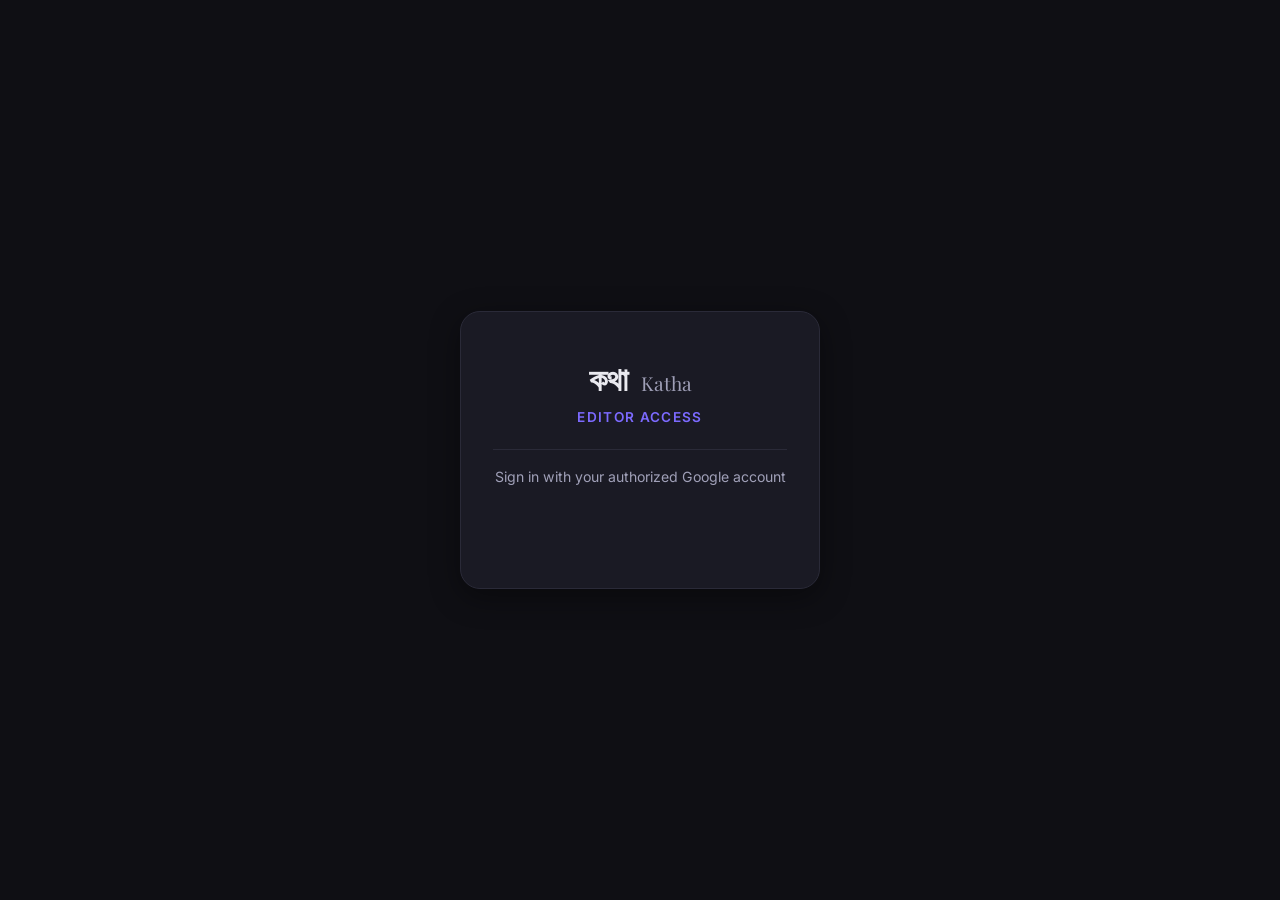
<file: editor.html>
<!DOCTYPE html>
<html lang="en" data-theme="dark">
<head>
  <meta charset="UTF-8">
  <meta name="viewport" content="width=device-width, initial-scale=1.0">
  <title>Katha — Editor</title>
  <link rel="stylesheet" href="styles.css">
  <link rel="stylesheet" href="editor.css">
  <link rel="preconnect" href="https://fonts.googleapis.com">
  <link rel="preconnect" href="https://fonts.gstatic.com" crossorigin>
  <link href="https://fonts.googleapis.com/css2?family=Playfair+Display:ital,wght@0,400;0,600;0,700;1,400&family=Inter:wght@300;400;500;600&family=Noto+Sans+Bengali:wght@300;400;500;600;700&display=swap" rel="stylesheet">
  <script src="https://accounts.google.com/gsi/client" async defer></script>
</head>
<body>

  <!-- Login Screen -->
  <div class="login-screen" id="loginScreen">
    <div class="login-card">
      <h1 class="login-logo">কথা <span>Katha</span></h1>
      <p class="login-subtitle">Editor Access</p>
      <div class="login-divider"></div>
      <p class="login-instruction">Sign in with your authorized Google account</p>
      <div id="googleSignInBtn"></div>
      <p class="login-error" id="loginError"></p>
    </div>
  </div>

  <!-- Editor (hidden until authenticated) -->
  <div class="editor-app" id="editorApp" style="display:none;">

    <!-- Simple Header -->
    <header class="editor-header">
      <h1 class="editor-logo">কথা <span>Editor</span></h1>
      <div class="editor-header-right">
        <div class="lang-switch">
          <button class="lang-btn active" data-lang="en">EN</button>
          <button class="lang-btn" data-lang="bn">বাং</button>
        </div>
        <button class="editor-logout" id="logoutBtn" data-en="Sign Out" data-bn="সাইন আউট">Sign Out</button>
      </div>
    </header>

    <!-- Story Title -->
    <div class="title-section">
      <input type="text" class="story-title-input" id="storyTitle"
        data-placeholder-en="Enter story title..."
        data-placeholder-bn="গল্পের শিরোনাম লিখুন..."
        placeholder="Enter story title...">
      <select class="story-topic-select" id="storyTopic">
        <option value="ghosts" data-en="Ghosts" data-bn="ভূত">Ghosts</option>
        <option value="crime" data-en="Crime Thriller" data-bn="অপরাধ থ্রিলার">Crime Thriller</option>
        <option value="haunted" data-en="Haunted Places" data-bn="ভুতুড়ে জায়গা">Haunted Places</option>
        <option value="survival" data-en="Survival" data-bn="বেঁচে থাকা">Survival</option>
        <option value="mystery" data-en="Mystery" data-bn="রহস্য">Mystery</option>
        <option value="paranormal" data-en="Paranormal" data-bn="অলৌকিক">Paranormal</option>
        <option value="folklore" data-en="Dark Folklore" data-bn="অন্ধকার লোককথা">Dark Folklore</option>
        <option value="psychological" data-en="Psychological" data-bn="মনস্তাত্ত্বিক">Psychological</option>
      </select>
    </div>

    <!-- Main Writing Area -->
    <div class="editor-body">
      <textarea class="editor-textarea" id="editorText"
        data-placeholder-en="Start writing your story here..."
        data-placeholder-bn="এখানে আপনার গল্প লিখুন..."
        placeholder="Start writing your story here..."></textarea>
    </div>

    <!-- AI Tools — big, clear buttons -->
    <div class="ai-tools">
      <p class="ai-tools-label" data-en="AI Tools" data-bn="AI সরঞ্জাম">AI Tools</p>
      <div class="ai-tools-grid">
        <button class="ai-tool-btn" id="btnAiWrite" data-en="✨ Write for Me" data-bn="✨ আমার জন্য লিখুন">✨ Write for Me</button>
        <button class="ai-tool-btn" id="btnAiEdit" data-en="🪄 Improve My Text" data-bn="🪄 আমার লেখা উন্নত করুন">🪄 Improve My Text</button>
        <button class="ai-tool-btn" id="btnAiTranslate" data-en="🌐 Translate" data-bn="🌐 অনুবাদ করুন">🌐 Translate</button>
        <button class="ai-tool-btn" id="btnAiSuggest" data-en="💡 What Happens Next?" data-bn="💡 পরবর্তীতে কী হবে?">💡 What Happens Next?</button>
      </div>
    </div>

    <!-- Action Buttons — big and clear -->
    <div class="action-buttons">
      <button class="action-btn stories-btn" id="btnMyStories" data-en="📂 My Stories" data-bn="📂 আমার গল্প">📂 My Stories</button>
      <button class="action-btn new-btn" id="btnNewStory" data-en="📝 New Story" data-bn="📝 নতুন গল্প">📝 New Story</button>
      <button class="action-btn save-btn" id="btnSaveDraft" data-en="💾 Save Draft" data-bn="💾 খসড়া সংরক্ষণ">💾 Save Draft</button>
      <button class="action-btn publish-btn" id="btnPublish" data-en="🚀 Publish" data-bn="🚀 প্রকাশ করুন">🚀 Publish</button>
    </div>

    <!-- AI Output Panel (slides up) -->
    <div class="ai-panel" id="aiPanel">
      <div class="ai-panel-header">
        <span class="ai-panel-title" id="aiPanelTitle">AI Output</span>
        <button class="ai-panel-close" id="btnCloseAi">✕</button>
      </div>
      <div class="ai-panel-content" id="aiPanelContent">
        <div class="ai-loading" id="aiLoading">
          <div class="ai-spinner"></div>
          <span data-en="Thinking..." data-bn="ভাবছে...">Thinking...</span>
        </div>
        <div class="ai-result" id="aiResult"></div>
      </div>
      <div class="ai-panel-actions">
        <button class="ai-action-btn insert-btn" id="btnInsertAi" data-en="✅ Add to My Story" data-bn="✅ আমার গল্পে যোগ করুন">✅ Add to My Story</button>
        <button class="ai-action-btn replace-btn" id="btnReplaceAi" data-en="🔄 Replace My Text" data-bn="🔄 আমার লেখা বদলান">🔄 Replace My Text</button>
      </div>
    </div>

    <!-- Stories List Modal -->
    <div class="stories-modal" id="storiesModal">
      <div class="stories-modal-backdrop" id="storiesModalBackdrop"></div>
      <div class="stories-modal-content">
        <h3 class="stories-modal-title" data-en="My Stories" data-bn="আমার গল্প">My Stories</h3>
        <div class="stories-list" id="storiesList"></div>
        <button class="stories-modal-close" id="storiesModalClose" data-en="Close" data-bn="বন্ধ করুন">Close</button>
      </div>
    </div>

    <!-- AI Prompt Modal (for "Write for Me") -->
    <div class="ai-prompt-modal" id="aiPromptModal">
      <div class="ai-prompt-backdrop" id="aiPromptBackdrop"></div>
      <div class="ai-prompt-content">
        <h3 class="ai-prompt-title" id="aiPromptTitle" data-en="What should I write about?" data-bn="আমি কী নিয়ে লিখব?">What should I write about?</h3>
        <textarea class="ai-prompt-input" id="aiPromptInput" rows="4"
          data-placeholder-en="Example: A ghost story set in an old house in Kolkata during monsoon..."
          data-placeholder-bn="উদাহরণ: কলকাতায় বর্ষাকালে একটি পুরনো বাড়িতে ভূতের গল্প..."
          placeholder="Example: A ghost story set in an old house in Kolkata during monsoon..."></textarea>
        <div class="ai-prompt-actions">
          <button class="ai-prompt-btn cancel" id="aiPromptCancel" data-en="Cancel" data-bn="বাতিল">Cancel</button>
          <button class="ai-prompt-btn go" id="aiPromptSubmit" data-en="✨ Write It!" data-bn="✨ লিখুন!">✨ Write It!</button>
        </div>
      </div>
    </div>

  </div>

  <script src="editor.js"></script>
</body>
</html>
</file>
<file: styles.css>
/* ========================================
   KATHA — Styles
   Mobile-first storytelling platform
   ======================================== */

/* Reset & Base */
*, *::before, *::after {
  margin: 0;
  padding: 0;
  box-sizing: border-box;
}

html {
  font-size: 16px;
  -webkit-text-size-adjust: 100%;
  scroll-behavior: smooth;
}

body {
  font-family: 'Inter', -apple-system, BlinkMacSystemFont, sans-serif;
  line-height: 1.6;
  -webkit-font-smoothing: antialiased;
  -moz-osx-font-smoothing: grayscale;
  overflow-x: hidden;
  background: var(--bg);
  color: var(--text);
  transition: background 0.4s ease, color 0.4s ease;
  padding-bottom: 80px;
}

/* ========================================
   THEME: Warm & Earthy
   ======================================== */
[data-theme="warm"] {
  --bg: #FDF6EC;
  --bg-card: #FFFFFF;
  --bg-card-hover: #FFF8F0;
  --bg-nav: #FFFAF3;
  --bg-modal: #FDF6EC;
  --text: #3D2B1F;
  --text-secondary: #7A6555;
  --text-muted: #A89585;
  --accent: #C4652A;
  --accent-light: #F5DCC8;
  --accent-hover: #A8531F;
  --border: #E8DDD0;
  --border-light: #F0E6D8;
  --badge-bg: #C4652A;
  --badge-text: #FFFFFF;
  --tab-active: #C4652A;
  --tab-inactive: #A89585;
  --shadow: 0 2px 12px rgba(61, 43, 31, 0.08);
  --shadow-lg: 0 8px 30px rgba(61, 43, 31, 0.12);
  --hero-gradient: linear-gradient(135deg, #F5DCC8 0%, #FCEBD4 100%);
  --topic-bg: linear-gradient(135deg, #FFF3E4 0%, #FDE8D0 100%);
  --nav-shadow: 0 -1px 12px rgba(61, 43, 31, 0.08);
  --placeholder-bg: linear-gradient(135deg, #F5DCC8, #FCE4CC);
  --swatch-colors: linear-gradient(135deg, #C4652A, #D4956A, #FDF6EC);
}

/* ========================================
   THEME: Dark & Modern
   ======================================== */
[data-theme="dark"] {
  --bg: #0F0F14;
  --bg-card: #1A1A24;
  --bg-card-hover: #22222E;
  --bg-nav: #14141C;
  --bg-modal: #1A1A24;
  --text: #EAEAF0;
  --text-secondary: #A0A0B8;
  --text-muted: #6A6A82;
  --accent: #7C6AFF;
  --accent-light: #2A2548;
  --accent-hover: #9B8CFF;
  --border: #2A2A38;
  --border-light: #222230;
  --badge-bg: #7C6AFF;
  --badge-text: #FFFFFF;
  --tab-active: #7C6AFF;
  --tab-inactive: #6A6A82;
  --shadow: 0 2px 12px rgba(0, 0, 0, 0.3);
  --shadow-lg: 0 8px 30px rgba(0, 0, 0, 0.4);
  --hero-gradient: linear-gradient(135deg, #1E1A3A 0%, #2A2040 100%);
  --topic-bg: linear-gradient(135deg, #1E1A3A 0%, #252040 100%);
  --nav-shadow: 0 -1px 12px rgba(0, 0, 0, 0.4);
  --placeholder-bg: linear-gradient(135deg, #2A2548, #1E1A3A);
  --swatch-colors: linear-gradient(135deg, #7C6AFF, #3A3060, #0F0F14);
}

/* ========================================
   THEME: Light & Minimal
   ======================================== */
[data-theme="light"] {
  --bg: #FAFAFA;
  --bg-card: #FFFFFF;
  --bg-card-hover: #F8F8F8;
  --bg-nav: #FFFFFF;
  --bg-modal: #FFFFFF;
  --text: #1A1A1A;
  --text-secondary: #555555;
  --text-muted: #999999;
  --accent: #1A1A1A;
  --accent-light: #F0F0F0;
  --accent-hover: #333333;
  --border: #E8E8E8;
  --border-light: #F0F0F0;
  --badge-bg: #1A1A1A;
  --badge-text: #FFFFFF;
  --tab-active: #1A1A1A;
  --tab-inactive: #999999;
  --shadow: 0 1px 8px rgba(0, 0, 0, 0.04);
  --shadow-lg: 0 4px 20px rgba(0, 0, 0, 0.06);
  --hero-gradient: linear-gradient(135deg, #F5F5F5 0%, #EFEFEF 100%);
  --topic-bg: linear-gradient(135deg, #F5F5F5 0%, #EEEEEE 100%);
  --nav-shadow: 0 -1px 8px rgba(0, 0, 0, 0.04);
  --placeholder-bg: linear-gradient(135deg, #F0F0F0, #E8E8E8);
  --swatch-colors: linear-gradient(135deg, #FFFFFF, #CCCCCC, #1A1A1A);
}

/* ========================================
   THEME: Colorful & Bold
   ======================================== */
[data-theme="colorful"] {
  --bg: #FFF8F0;
  --bg-card: #FFFFFF;
  --bg-card-hover: #FFFAF5;
  --bg-nav: #FFFAF5;
  --bg-modal: #FFF8F0;
  --text: #1A1035;
  --text-secondary: #4A3D60;
  --text-muted: #8A7DA0;
  --accent: #E8365D;
  --accent-light: #FFE0E8;
  --accent-hover: #D02A4E;
  --border: #F0E0F0;
  --border-light: #F8F0F8;
  --badge-bg: #E8365D;
  --badge-text: #FFFFFF;
  --tab-active: #E8365D;
  --tab-inactive: #8A7DA0;
  --shadow: 0 2px 16px rgba(232, 54, 93, 0.08);
  --shadow-lg: 0 8px 30px rgba(232, 54, 93, 0.12);
  --hero-gradient: linear-gradient(135deg, #FFE0E8 0%, #E8D0FF 50%, #D0F0FF 100%);
  --topic-bg: linear-gradient(135deg, #FFE8EE 0%, #F0E0FF 100%);
  --nav-shadow: 0 -1px 12px rgba(232, 54, 93, 0.08);
  --placeholder-bg: linear-gradient(135deg, #FFE0E8, #E8D0FF);
  --swatch-colors: linear-gradient(135deg, #E8365D, #A855F7, #3B82F6);
}

/* ========================================
   Header
   ======================================== */
.header {
  padding: 20px 20px 12px;
  position: sticky;
  top: 0;
  z-index: 100;
  background: var(--bg);
  transition: background 0.4s ease;
}

.header-top {
  display: flex;
  justify-content: space-between;
  align-items: center;
  gap: 8px;
}

.header-top .logo {
  flex: 1;
}

.logo {
  font-family: 'Playfair Display', Georgia, serif;
  font-size: 1.8rem;
  font-weight: 700;
  color: var(--text);
  letter-spacing: -0.02em;
  transition: color 0.4s ease;
}

.logo-en {
  font-size: 1.1rem;
  font-weight: 400;
  color: var(--text-secondary);
  margin-left: 6px;
  letter-spacing: 0.05em;
}

.tagline {
  font-size: 0.85rem;
  color: var(--text-muted);
  margin-top: 2px;
  font-style: italic;
  transition: color 0.4s ease;
}

.theme-toggle {
  width: 42px;
  height: 42px;
  border-radius: 50%;
  border: 1.5px solid var(--border);
  background: var(--bg-card);
  color: var(--text-secondary);
  display: flex;
  align-items: center;
  justify-content: center;
  cursor: pointer;
  transition: all 0.3s ease;
}

.theme-toggle:active {
  transform: scale(0.92);
}

/* Language Toggle */
.lang-toggle {
  height: 34px;
  padding: 0 12px;
  border-radius: 17px;
  border: 1.5px solid var(--border);
  background: var(--bg-card);
  color: var(--text-secondary);
  font-size: 0.8rem;
  font-weight: 600;
  cursor: pointer;
  transition: all 0.3s ease;
  display: flex;
  align-items: center;
  justify-content: center;
  white-space: nowrap;
  letter-spacing: 0.02em;
}

.lang-toggle:hover {
  border-color: var(--accent);
  color: var(--accent);
}

.lang-toggle:active {
  transform: scale(0.92);
}

.lang-toggle .lang-label {
  font-family: 'Inter', 'Hind Siliguri', sans-serif;
}

/* Bengali Language Mode */
[data-lang="bn"] .story-title,
[data-lang="bn"] .story-excerpt-short,
[data-lang="bn"] .story-reader-title,
[data-lang="bn"] .story-reader-text {
  font-family: 'Hind Siliguri', 'Inter', sans-serif;
  line-height: 1.85;
  letter-spacing: 0.01em;
}

[data-lang="bn"] .story-title {
  font-size: 1.15rem;
  font-weight: 600;
}

[data-lang="bn"] .story-excerpt-short {
  font-size: 0.92rem;
  line-height: 1.9;
}

[data-lang="bn"] .story-reader-title {
  font-size: 1.6rem;
  line-height: 1.5;
}

[data-lang="bn"] .story-reader-text {
  font-size: 1.05rem;
  line-height: 2;
}

[data-lang="bn"] .tagline,
[data-lang="bn"] .nav-tab,
[data-lang="bn"] .bottom-nav-item span,
[data-lang="bn"] .section-title,
[data-lang="bn"] .topic-name,
[data-lang="bn"] .topic-count,
[data-lang="bn"] .topic-tag,
[data-lang="bn"] .read-time,
[data-lang="bn"] .story-date,
[data-lang="bn"] .story-reader-label,
[data-lang="bn"] .empty-text,
[data-lang="bn"] .empty-subtext,
[data-lang="bn"] .theme-modal-title,
[data-lang="bn"] #topicBackLabel {
  font-family: 'Hind Siliguri', 'Inter', sans-serif;
}

/* ========================================
   Theme Modal
   ======================================== */
.theme-modal {
  position: fixed;
  inset: 0;
  z-index: 1000;
  display: flex;
  align-items: flex-end;
  pointer-events: none;
  opacity: 0;
  transition: opacity 0.3s ease;
}

.theme-modal.open {
  pointer-events: auto;
  opacity: 1;
}

.theme-modal-backdrop {
  position: absolute;
  inset: 0;
  background: rgba(0, 0, 0, 0.4);
  backdrop-filter: blur(4px);
  -webkit-backdrop-filter: blur(4px);
}

.theme-modal-content {
  position: relative;
  width: 100%;
  max-width: 480px;
  margin: 0 auto;
  background: var(--bg-modal);
  border-radius: 24px 24px 0 0;
  padding: 28px 24px 36px;
  transform: translateY(100%);
  transition: transform 0.35s cubic-bezier(0.32, 0.72, 0, 1), background 0.4s ease;
}

.theme-modal.open .theme-modal-content {
  transform: translateY(0);
}

.theme-modal-title {
  font-family: 'Playfair Display', Georgia, serif;
  font-size: 1.25rem;
  color: var(--text);
  text-align: center;
  margin-bottom: 20px;
  transition: color 0.4s ease;
}

.theme-options {
  display: flex;
  flex-direction: column;
  gap: 10px;
}

.theme-option {
  display: flex;
  align-items: center;
  gap: 14px;
  padding: 14px 16px;
  border-radius: 14px;
  border: 1.5px solid var(--border);
  background: var(--bg-card);
  cursor: pointer;
  transition: all 0.25s ease;
  text-align: left;
}

.theme-option:active {
  transform: scale(0.98);
}

.theme-option.active {
  border-color: var(--accent);
  background: var(--accent-light);
}

.theme-swatch {
  width: 40px;
  height: 40px;
  border-radius: 10px;
  flex-shrink: 0;
}

.warm-swatch { background: linear-gradient(135deg, #C4652A, #D4956A, #FDF6EC); }
.dark-swatch { background: linear-gradient(135deg, #7C6AFF, #3A3060, #0F0F14); }
.light-swatch { background: linear-gradient(135deg, #FFFFFF, #CCCCCC, #1A1A1A); border: 1px solid #E0E0E0; }
.colorful-swatch { background: linear-gradient(135deg, #E8365D, #A855F7, #3B82F6); }

.theme-label {
  font-weight: 600;
  font-size: 0.95rem;
  color: var(--text);
  display: block;
  transition: color 0.4s ease;
}

.theme-desc {
  font-size: 0.8rem;
  color: var(--text-muted);
  display: block;
  margin-top: 1px;
  transition: color 0.4s ease;
}

.theme-modal-close {
  display: block;
  width: 100%;
  padding: 14px;
  margin-top: 20px;
  border: none;
  border-radius: 14px;
  background: var(--accent);
  color: var(--badge-text);
  font-size: 1rem;
  font-weight: 600;
  cursor: pointer;
  transition: all 0.25s ease;
}

.theme-modal-close:active {
  transform: scale(0.98);
  opacity: 0.9;
}

/* ========================================
   Navigation Tabs
   ======================================== */
.nav-tabs {
  display: flex;
  gap: 4px;
  padding: 0 20px 12px;
  overflow-x: auto;
  -webkit-overflow-scrolling: touch;
  scrollbar-width: none;
  background: var(--bg);
  position: sticky;
  top: 82px;
  z-index: 90;
  transition: background 0.4s ease;
}

.nav-tabs::-webkit-scrollbar { display: none; }

.nav-tab {
  padding: 8px 18px;
  border-radius: 20px;
  border: none;
  background: transparent;
  color: var(--tab-inactive);
  font-size: 0.88rem;
  font-weight: 500;
  cursor: pointer;
  white-space: nowrap;
  transition: all 0.25s ease;
  font-family: 'Inter', sans-serif;
}

.nav-tab.active {
  background: var(--accent);
  color: var(--badge-text);
}

/* ========================================
   Main Content
   ======================================== */
.main-content {
  padding: 0 16px;
  max-width: 480px;
  margin: 0 auto;
}

.section {
  display: none;
}

.section.active {
  display: block;
  animation: fadeIn 0.3s ease;
}

@keyframes fadeIn {
  from { opacity: 0; transform: translateY(8px); }
  to { opacity: 1; transform: translateY(0); }
}

.section-header {
  margin-bottom: 16px;
}

.section-title {
  font-family: 'Playfair Display', Georgia, serif;
  font-size: 1.2rem;
  color: var(--text);
  font-weight: 600;
  transition: color 0.4s ease;
}

/* ========================================
   Story Cards
   ======================================== */
.story-card {
  background: var(--bg-card);
  border-radius: 16px;
  overflow: hidden;
  margin-bottom: 14px;
  border: 1px solid var(--border-light);
  box-shadow: var(--shadow);
  transition: all 0.3s ease;
  cursor: pointer;
}

.story-card:active {
  transform: scale(0.985);
  background: var(--bg-card-hover);
}

.hero-card {
  margin-bottom: 18px;
}

.story-card-row {
  display: flex;
  gap: 14px;
  padding: 16px;
}

/* Story Images */
.story-image {
  position: relative;
}

.image-placeholder {
  background: var(--placeholder-bg);
  display: flex;
  align-items: center;
  justify-content: center;
  transition: background 0.4s ease;
}

.hero-image {
  width: 100%;
}

.hero-placeholder {
  width: 100%;
  height: 180px;
  border-radius: 0;
}

.thumb-image {
  flex-shrink: 0;
}

.thumb-placeholder {
  width: 88px;
  height: 88px;
  border-radius: 12px;
}

.placeholder-icon {
  font-size: 2rem;
}

.thumb-placeholder .placeholder-icon {
  font-size: 1.6rem;
}

.story-badge {
  position: absolute;
  top: 12px;
  left: 12px;
  background: var(--badge-bg);
  color: var(--badge-text);
  font-size: 0.72rem;
  font-weight: 600;
  padding: 4px 10px;
  border-radius: 8px;
  letter-spacing: 0.02em;
  text-transform: uppercase;
}

/* Story Body */
.story-body {
  flex: 1;
  min-width: 0;
}

.hero-card .story-body {
  padding: 16px 16px 14px;
}

.story-meta {
  display: flex;
  align-items: center;
  gap: 6px;
  margin-bottom: 6px;
  font-size: 0.78rem;
  color: var(--text-muted);
  transition: color 0.4s ease;
}

.story-author {
  font-weight: 500;
  color: var(--text-secondary);
  transition: color 0.4s ease;
}

.meta-dot {
  opacity: 0.5;
}

.story-title {
  font-family: 'Playfair Display', Georgia, serif;
  font-size: 1rem;
  font-weight: 600;
  color: var(--text);
  line-height: 1.35;
  margin-bottom: 6px;
  transition: color 0.4s ease;
}

.hero-title {
  font-size: 1.3rem;
}

.story-excerpt {
  font-size: 0.88rem;
  color: var(--text-secondary);
  line-height: 1.55;
  display: -webkit-box;
  -webkit-line-clamp: 3;
  -webkit-box-orient: vertical;
  overflow: hidden;
  transition: color 0.4s ease;
}

.story-excerpt-short {
  font-size: 0.84rem;
  color: var(--text-secondary);
  line-height: 1.5;
  display: -webkit-box;
  -webkit-line-clamp: 2;
  -webkit-box-orient: vertical;
  overflow: hidden;
  transition: color 0.4s ease;
}

.story-footer {
  display: flex;
  justify-content: space-between;
  align-items: center;
  margin-top: 10px;
}

.read-time {
  font-size: 0.76rem;
  color: var(--text-muted);
  font-weight: 500;
  transition: color 0.4s ease;
}

.bookmark-btn {
  width: 34px;
  height: 34px;
  border-radius: 50%;
  border: none;
  background: transparent;
  color: var(--text-muted);
  display: flex;
  align-items: center;
  justify-content: center;
  cursor: pointer;
  transition: all 0.25s ease;
}

.bookmark-btn:active {
  transform: scale(0.85);
}

.bookmark-btn.bookmarked {
  color: var(--accent);
}

.bookmark-btn.bookmarked svg {
  fill: var(--accent);
}

/* ========================================
   Topics Grid
   ======================================== */
.topics-grid {
  display: grid;
  grid-template-columns: 1fr 1fr;
  gap: 10px;
}

.topic-card {
  background: var(--topic-bg);
  border: 1px solid var(--border-light);
  border-radius: 16px;
  padding: 20px 16px;
  display: flex;
  flex-direction: column;
  align-items: center;
  gap: 6px;
  cursor: pointer;
  transition: all 0.25s ease;
  text-align: center;
}

.topic-card:active {
  transform: scale(0.96);
}

.topic-card.active {
  border-color: var(--accent);
  box-shadow: 0 0 0 2px var(--accent);
}

.topic-back-btn {
  display: flex;
  align-items: center;
  gap: 8px;
  background: none;
  border: none;
  color: var(--accent);
  font-family: 'Inter', sans-serif;
  font-size: 0.95rem;
  font-weight: 600;
  cursor: pointer;
  padding: 8px 4px;
  margin-bottom: 12px;
  transition: opacity 0.2s ease;
}

.topic-back-btn:hover {
  opacity: 0.7;
}

.topic-back-btn svg {
  stroke: var(--accent);
}

.topic-emoji {
  font-size: 1.8rem;
}

.topic-name {
  font-weight: 600;
  font-size: 0.92rem;
  color: var(--text);
  transition: color 0.4s ease;
}

.topic-count {
  font-size: 0.76rem;
  color: var(--text-muted);
  transition: color 0.4s ease;
}

/* ========================================
   Empty State
   ======================================== */
.empty-state {
  text-align: center;
  padding: 60px 20px;
}

.empty-icon {
  font-size: 3rem;
  display: block;
  margin-bottom: 16px;
}

.empty-text {
  font-family: 'Playfair Display', Georgia, serif;
  font-size: 1.1rem;
  color: var(--text);
  margin-bottom: 8px;
  transition: color 0.4s ease;
}

.empty-subtext {
  font-size: 0.85rem;
  color: var(--text-muted);
  transition: color 0.4s ease;
}

/* ========================================
   Bottom Navigation
   ======================================== */
.bottom-nav {
  position: fixed;
  bottom: 0;
  left: 0;
  right: 0;
  display: flex;
  justify-content: space-around;
  align-items: center;
  padding: 8px 0 calc(8px + env(safe-area-inset-bottom, 0px));
  background: var(--bg-nav);
  border-top: 1px solid var(--border-light);
  box-shadow: var(--nav-shadow);
  z-index: 100;
  max-width: 100%;
  transition: all 0.4s ease;
}

.bottom-nav-item {
  display: flex;
  flex-direction: column;
  align-items: center;
  gap: 3px;
  padding: 6px 12px;
  border: none;
  background: transparent;
  color: var(--tab-inactive);
  font-size: 0.65rem;
  font-weight: 500;
  cursor: pointer;
  transition: all 0.25s ease;
  font-family: 'Inter', sans-serif;
}

.bottom-nav-item.active {
  color: var(--accent);
}

.bottom-nav-item:active {
  transform: scale(0.9);
}

/* ========================================
   Emoji Reactions
   ======================================== */
.story-actions {
  display: flex;
  align-items: center;
  gap: 8px;
}

.emoji-reactions {
  display: flex;
  align-items: center;
  gap: 4px;
}

.reaction-btn {
  display: flex;
  align-items: center;
  gap: 3px;
  padding: 4px 8px;
  border-radius: 20px;
  border: 1px solid var(--border);
  background: var(--bg);
  cursor: pointer;
  transition: all 0.2s ease;
  font-family: 'Inter', sans-serif;
}

.reaction-btn:active {
  transform: scale(0.9);
}

.reaction-btn.reacted {
  border-color: var(--accent);
  background: var(--accent-light);
}

.reaction-emoji {
  font-size: 0.85rem;
  line-height: 1;
}

.reaction-count {
  font-size: 0.7rem;
  color: var(--text-muted);
  font-weight: 500;
  min-width: 8px;
  transition: color 0.4s ease;
}

.reaction-btn.reacted .reaction-count {
  color: var(--accent);
  font-weight: 600;
}

.add-reaction {
  border-style: dashed;
  padding: 4px 8px;
  opacity: 0.6;
}

.add-reaction:hover,
.add-reaction:active {
  opacity: 1;
}

.add-reaction .reaction-emoji {
  font-size: 0.75rem;
  font-weight: 600;
  color: var(--text-muted);
}

/* Emoji Picker Popup */
.emoji-picker {
  position: fixed;
  display: none;
  background: var(--bg-card);
  border: 1px solid var(--border);
  border-radius: 14px;
  padding: 8px;
  box-shadow: var(--shadow-lg);
  z-index: 500;
  gap: 4px;
  flex-wrap: wrap;
  max-width: 200px;
}

.emoji-picker.open {
  display: flex;
}

.emoji-pick {
  width: 38px;
  height: 38px;
  border: none;
  background: transparent;
  border-radius: 8px;
  font-size: 1.2rem;
  cursor: pointer;
  display: flex;
  align-items: center;
  justify-content: center;
  transition: all 0.15s ease;
}

.emoji-pick:active {
  transform: scale(0.85);
  background: var(--accent-light);
}


/* ========================================
   Story Reader
   ======================================== */
.story-reader {
  position: fixed;
  top: 0;
  left: 0;
  right: 0;
  bottom: 0;
  background: var(--bg);
  z-index: 1000;
  overflow-y: auto;
  transform: translateX(100%);
  transition: transform 0.3s ease;
  -webkit-overflow-scrolling: touch;
}

.story-reader.open {
  transform: translateX(0);
}

.story-reader-header {
  position: sticky;
  top: 0;
  display: flex;
  align-items: center;
  gap: 12px;
  padding: 14px 16px;
  background: var(--bg);
  border-bottom: 1px solid var(--border);
  z-index: 10;
}

.story-reader-back {
  background: none;
  border: none;
  color: var(--accent);
  cursor: pointer;
  padding: 4px;
  display: flex;
  align-items: center;
}

.story-reader-label {
  font-size: 0.9rem;
  font-weight: 500;
  color: var(--text-secondary);
}

.story-reader-body {
  max-width: 680px;
  margin: 0 auto;
  padding: 24px 20px 80px;
}

.story-reader-meta {
  display: flex;
  gap: 12px;
  margin-bottom: 12px;
}

.story-reader-date,
.story-reader-time {
  font-size: 0.8rem;
  color: var(--text-secondary);
}

.story-reader-title {
  font-family: 'Playfair Display', Georgia, serif;
  font-size: 1.8rem;
  font-weight: 700;
  color: var(--text);
  line-height: 1.3;
  margin-bottom: 24px;
}

.story-reader-text {
  font-size: 1.05rem;
  line-height: 1.85;
  color: var(--text);
}

.story-reader-text p {
  margin-bottom: 1em;
}

/* ========================================
   Utilities & Animations
   ======================================== */
.sr-only {
  position: absolute;
  width: 1px;
  height: 1px;
  padding: 0;
  margin: -1px;
  overflow: hidden;
  clip: rect(0, 0, 0, 0);
  white-space: nowrap;
  border: 0;
}

/* Smooth theme transitions for all elements */
* {
  transition-property: background-color, color, border-color, box-shadow;
  transition-duration: 0.4s;
  transition-timing-function: ease;
}

/* Override for transform transitions */
.story-card, .bookmark-btn, .theme-toggle, .bottom-nav-item, .topic-card, .theme-option, .nav-tab {
  transition: all 0.25s ease;
}

/* Toast notification */
.toast {
  position: fixed;
  bottom: 100px;
  left: 50%;
  transform: translateX(-50%) translateY(20px);
  background: var(--text);
  color: var(--bg);
  padding: 10px 20px;
  border-radius: 12px;
  font-size: 0.85rem;
  font-weight: 500;
  opacity: 0;
  pointer-events: none;
  transition: all 0.3s cubic-bezier(0.32, 0.72, 0, 1);
  z-index: 200;
  white-space: nowrap;
}

.toast.show {
  opacity: 1;
  transform: translateX(-50%) translateY(0);
}
</file>
<file: editor.css>
/* ========================================
   KATHA EDITOR â Simplified for ease of use
   Large text, clear buttons, minimal clutter
   ======================================== */

/* ---- Login Screen ---- */
.login-screen {
  position: fixed;
  inset: 0;
  display: flex;
  align-items: center;
  justify-content: center;
  background: var(--bg);
  z-index: 2000;
  padding: 20px;
}

.login-card {
  background: var(--bg-card);
  border: 1px solid var(--border);
  border-radius: 20px;
  padding: 40px 32px;
  text-align: center;
  max-width: 360px;
  width: 100%;
  box-shadow: var(--shadow-lg);
}

.login-logo {
  font-family: 'Playfair Display', Georgia, serif;
  font-size: 2rem;
  color: var(--text);
  margin-bottom: 4px;
}

.login-logo span {
  font-size: 1.2rem;
  font-weight: 400;
  color: var(--text-secondary);
  margin-left: 6px;
}

.login-subtitle {
  font-size: 0.85rem;
  color: var(--accent);
  font-weight: 600;
  text-transform: uppercase;
  letter-spacing: 0.1em;
  margin-bottom: 20px;
}

.login-divider {
  height: 1px;
  background: var(--border);
  margin: 16px 0;
}

.login-instruction {
  font-size: 0.88rem;
  color: var(--text-secondary);
  margin-bottom: 24px;
}

#googleSignInBtn {
  display: flex;
  justify-content: center;
}

.login-error {
  color: #E8365D;
  font-size: 0.82rem;
  margin-top: 16px;
  min-height: 20px;
}

/* ---- Editor App Layout ---- */
.editor-app {
  max-width: 520px;
  margin: 0 auto;
  min-height: 100vh;
  display: flex;
  flex-direction: column;
  padding-bottom: 20px;
}

@media (min-width: 521px) {
  .editor-app {
    border-left: 1px solid var(--border-light);
    border-right: 1px solid var(--border-light);
  }
}

/* ---- Header ---- */
.editor-header {
  display: flex;
  justify-content: space-between;
  align-items: center;
  padding: 14px 16px;
  background: var(--bg);
  border-bottom: 1px solid var(--border-light);
  position: sticky;
  top: 0;
  z-index: 100;
}

.editor-logo {
  font-family: 'Playfair Display', Georgia, serif;
  font-size: 1.3rem;
  color: var(--text);
}

.editor-logo span {
  font-size: 0.85rem;
  font-weight: 400;
  color: var(--accent);
  margin-left: 4px;
}

.editor-header-right {
  display: flex;
  align-items: center;
  gap: 10px;
}

/* Language Switch */
.lang-switch {
  display: flex;
  background: var(--bg-card);
  border: 1px solid var(--border);
  border-radius: 10px;
  overflow: hidden;
}

.lang-btn {
  padding: 8px 14px;
  border: none;
  background: transparent;
  color: var(--text-muted);
  font-size: 0.85rem;
  font-weight: 600;
  cursor: pointer;
  transition: all 0.2s ease;
  font-family: 'Inter', 'Noto Sans Bengali', sans-serif;
}

.lang-btn.active {
  background: var(--accent);
  color: var(--badge-text);
}

/* Logout */
.editor-logout {
  padding: 8px 14px;
  border: 1px solid var(--border);
  border-radius: 10px;
  background: var(--bg-card);
  color: var(--text-muted);
  font-size: 0.82rem;
  font-weight: 500;
  cursor: pointer;
  font-family: 'Inter', 'Noto Sans Bengali', sans-serif;
  transition: all 0.2s ease;
}

.editor-logout:active {
  background: var(--accent-light);
  color: var(--accent);
}

/* ---- Title Section ---- */
.title-section {
  padding: 18px 16px 14px;
  border-bottom: 1px solid var(--border-light);
}

.story-title-input {
  width: 100%;
  border: none;
  background: transparent;
  font-family: 'Playfair Display', Georgia, serif;
  font-size: 1.5rem;
  font-weight: 700;
  color: var(--text);
  padding: 0;
  margin-bottom: 12px;
  outline: none;
}

.story-title-input::placeholder {
  color: var(--text-muted);
  opacity: 0.5;
}

.story-topic-select {
  width: 100%;
  border: 1px solid var(--border);
  border-radius: 12px;
  padding: 12px 14px;
  background: var(--bg-card);
  color: var(--text);
  font-size: 1rem;
  font-family: 'Inter', 'Noto Sans Bengali', sans-serif;
  outline: none;
  cursor: pointer;
  transition: border-color 0.2s ease;
}

.story-topic-select:focus {
  border-color: var(--accent);
}

/* ---- Main Writing Area ---- */
.editor-body {
  flex: 1;
  padding: 16px;
}

.editor-textarea {
  width: 100%;
  min-height: 250px;
  height: calc(100vh - 520px);
  border: 1px solid var(--border);
  border-radius: 14px;
  background: var(--bg-card);
  color: var(--text);
  font-family: 'Inter', 'Noto Sans Bengali', sans-serif;
  font-size: 1.1rem;
  line-height: 1.8;
  resize: none;
  outline: none;
  padding: 16px;
  transition: border-color 0.2s ease;
}

.editor-textarea:focus {
  border-color: var(--accent);
}

.editor-textarea::placeholder {
  color: var(--text-muted);
  opacity: 0.5;
}

/* Bengali text styling */
[data-lang="bn"] .editor-textarea,
[data-lang="bn"] .story-title-input {
  font-family: 'Noto Sans Bengali', 'Inter', sans-serif;
}

/* ---- AI Tools Section ---- */
.ai-tools {
  padding: 0 16px 12px;
}

.ai-tools-label {
  font-size: 0.8rem;
  font-weight: 600;
  color: var(--text-muted);
  text-transform: uppercase;
  letter-spacing: 0.08em;
  margin-bottom: 10px;
  font-family: 'Inter', 'Noto Sans Bengali', sans-serif;
}

.ai-tools-grid {
  display: grid;
  grid-template-columns: 1fr 1fr;
  gap: 8px;
}

.ai-tool-btn {
  padding: 14px 12px;
  border: 1px solid var(--accent);
  border-radius: 14px;
  background: var(--bg-card);
  color: var(--accent);
  font-size: 0.95rem;
  font-weight: 600;
  cursor: pointer;
  text-align: center;
  transition: all 0.2s ease;
  font-family: 'Inter', 'Noto Sans Bengali', sans-serif;
}

.ai-tool-btn:active {
  transform: scale(0.97);
  background: var(--accent);
  color: var(--badge-text);
}

/* ---- Action Buttons ---- */
.action-buttons {
  display: grid;
  grid-template-columns: 1fr 1fr;
  gap: 8px;
  padding: 8px 16px 16px;
}

.action-btn {
  padding: 16px 12px;
  border: none;
  border-radius: 14px;
  font-size: 1rem;
  font-weight: 600;
  cursor: pointer;
  text-align: center;
  transition: all 0.2s ease;
  font-family: 'Inter', 'Noto Sans Bengali', sans-serif;
}

.action-btn:active {
  transform: scale(0.97);
}

.action-btn.stories-btn {
  background: var(--bg-card);
  color: var(--text-secondary);
  border: 1px solid var(--border);
}

.action-btn.new-btn {
  background: var(--bg-card);
  color: var(--text-secondary);
  border: 1px solid var(--border);
}

.action-btn.save-btn {
  background: var(--bg-card);
  color: var(--accent);
  border: 1px solid var(--accent);
}

.action-btn.publish-btn {
  background: var(--accent);
  color: var(--badge-text);
}

.action-btn.publish-btn:active {
  opacity: 0.9;
}

/* ---- AI Panel (slides up from bottom) ---- */
.ai-panel {
  position: fixed;
  bottom: 0;
  left: 0;
  right: 0;
  max-width: 520px;
  margin: 0 auto;
  background: var(--bg-card);
  border-top: 2px solid var(--accent);
  border-radius: 20px 20px 0 0;
  box-shadow: 0 -4px 30px rgba(0, 0, 0, 0.2);
  transform: translateY(100%);
  transition: transform 0.35s cubic-bezier(0.32, 0.72, 0, 1);
  z-index: 150;
  max-height: 60vh;
  display: flex;
  flex-direction: column;
}

.ai-panel.open {
  transform: translateY(0);
}

.ai-panel-header {
  display: flex;
  justify-content: space-between;
  align-items: center;
  padding: 16px 18px;
  border-bottom: 1px solid var(--border-light);
}

.ai-panel-title {
  font-weight: 700;
  font-size: 1.05rem;
  color: var(--text);
}

.ai-panel-close {
  width: 36px;
  height: 36px;
  border: 1px solid var(--border);
  border-radius: 50%;
  background: var(--bg);
  color: var(--text-muted);
  font-size: 1.1rem;
  cursor: pointer;
  display: flex;
  align-items: center;
  justify-content: center;
  transition: all 0.2s;
}

.ai-panel-close:active {
  background: var(--accent-light);
  color: var(--accent);
}

.ai-panel-content {
  padding: 18px;
  overflow-y: auto;
  flex: 1;
}

.ai-loading {
  display: none;
  align-items: center;
  gap: 12px;
  color: var(--text-muted);
  font-size: 1rem;
}

.ai-loading.show {
  display: flex;
}

.ai-spinner {
  width: 22px;
  height: 22px;
  border: 3px solid var(--border);
  border-top-color: var(--accent);
  border-radius: 50%;
  animation: spin 0.8s linear infinite;
}

@keyframes spin {
  to { transform: rotate(360deg); }
}

.ai-result {
  font-size: 1.05rem;
  line-height: 1.75;
  color: var(--text);
  white-space: pre-wrap;
  font-family: 'Inter', 'Noto Sans Bengali', sans-serif;
}

.ai-panel-actions {
  display: flex;
  gap: 8px;
  padding: 14px 18px;
  border-top: 1px solid var(--border-light);
}

.ai-action-btn {
  flex: 1;
  padding: 14px;
  border: none;
  border-radius: 12px;
  font-size: 0.95rem;
  font-weight: 600;
  cursor: pointer;
  text-align: center;
  transition: all 0.2s ease;
  font-family: 'Inter', 'Noto Sans Bengali', sans-serif;
}

.ai-action-btn:active {
  transform: scale(0.97);
}

.ai-action-btn.insert-btn {
  background: var(--accent);
  color: var(--badge-text);
}

.ai-action-btn.replace-btn {
  background: var(--bg);
  color: var(--text-secondary);
  border: 1px solid var(--border);
}

/* ---- Stories List Modal ---- */
.stories-modal {
  position: fixed;
  inset: 0;
  z-index: 1000;
  display: flex;
  align-items: flex-end;
  pointer-events: none;
  opacity: 0;
  transition: opacity 0.3s ease;
}

.stories-modal.open {
  pointer-events: auto;
  opacity: 1;
}

.stories-modal-backdrop {
  position: absolute;
  inset: 0;
  background: rgba(0, 0, 0, 0.4);
  backdrop-filter: blur(4px);
  -webkit-backdrop-filter: blur(4px);
}

.stories-modal-content {
  position: relative;
  width: 100%;
  max-width: 520px;
  margin: 0 auto;
  background: var(--bg-modal, var(--bg-card));
  border-radius: 20px 20px 0 0;
  padding: 24px 16px 32px;
  max-height: 70vh;
  overflow-y: auto;
  transform: translateY(100%);
  transition: transform 0.35s cubic-bezier(0.32, 0.72, 0, 1);
}

.stories-modal.open .stories-modal-content {
  transform: translateY(0);
}

.stories-modal-title {
  font-family: 'Playfair Display', Georgia, serif;
  font-size: 1.3rem;
  color: var(--text);
  margin-bottom: 16px;
}

.stories-list {
  display: flex;
  flex-direction: column;
  gap: 8px;
}

.story-list-item {
  display: flex;
  justify-content: space-between;
  align-items: center;
  padding: 14px 16px;
  border: 1px solid var(--border-light);
  border-radius: 14px;
  background: var(--bg-card);
  cursor: pointer;
  transition: all 0.2s ease;
}

.story-list-item:active {
  transform: scale(0.98);
  background: var(--bg-card-hover, var(--bg));
}

.story-list-info {
  flex: 1;
  min-width: 0;
}

.story-list-title {
  font-weight: 600;
  font-size: 1rem;
  color: var(--text);
  white-space: nowrap;
  overflow: hidden;
  text-overflow: ellipsis;
}

.story-list-meta {
  font-size: 0.82rem;
  color: var(--text-muted);
  margin-top: 3px;
}

.story-list-status {
  font-size: 0.78rem;
  padding: 4px 10px;
  border-radius: 8px;
  font-weight: 600;
  text-transform: uppercase;
  letter-spacing: 0.03em;
  flex-shrink: 0;
}

.story-list-status.draft {
  background: var(--accent-light);
  color: var(--accent);
}

.story-list-status.published {
  background: #D1FAE5;
  color: #065F46;
}

.story-list-delete {
  width: 36px;
  height: 36px;
  border: none;
  background: transparent;
  color: var(--text-muted);
  cursor: pointer;
  display: flex;
  align-items: center;
  justify-content: center;
  border-radius: 8px;
  margin-left: 8px;
  font-size: 1.2rem;
  transition: all 0.2s ease;
}

.story-list-delete:active {
  background: #FEE2E2;
  color: #DC2626;
}

.stories-empty {
  text-align: center;
  padding: 40px 16px;
  color: var(--text-muted);
  font-size: 1rem;
}

.stories-modal-close {
  display: block;
  width: 100%;
  padding: 16px;
  margin-top: 16px;
  border: none;
  border-radius: 14px;
  background: var(--accent);
  color: var(--badge-text);
  font-size: 1.05rem;
  font-weight: 600;
  cursor: pointer;
  font-family: 'Inter', 'Noto Sans Bengali', sans-serif;
}

/* ---- AI Prompt Modal ---- */
.ai-prompt-modal {
  position: fixed;
  inset: 0;
  z-index: 1100;
  display: flex;
  align-items: center;
  justify-content: center;
  pointer-events: none;
  opacity: 0;
  transition: opacity 0.3s ease;
  padding: 20px;
}

.ai-prompt-modal.open {
  pointer-events: auto;
  opacity: 1;
}

.ai-prompt-backdrop {
  position: absolute;
  inset: 0;
  background: rgba(0, 0, 0, 0.4);
  backdrop-filter: blur(4px);
}

.ai-prompt-content {
  position: relative;
  width: 100%;
  max-width: 440px;
  background: var(--bg-card);
  border: 1px solid var(--border);
  border-radius: 20px;
  padding: 28px 24px;
  transform: scale(0.9);
  transition: transform 0.3s cubic-bezier(0.32, 0.72, 0, 1);
}

.ai-prompt-modal.open .ai-prompt-content {
  transform: scale(1);
}

.ai-prompt-title {
  font-family: 'Playfair Display', Georgia, serif;
  font-size: 1.2rem;
  color: var(--text);
  margin-bottom: 16px;
}

.ai-prompt-input {
  width: 100%;
  border: 1px solid var(--border);
  border-radius: 14px;
  padding: 14px;
  background: var(--bg);
  color: var(--text);
  font-size: 1.05rem;
  font-family: 'Inter', 'Noto Sans Bengali', sans-serif;
  line-height: 1.6;
  resize: none;
  outline: none;
  transition: border-color 0.2s ease;
}

.ai-prompt-input:focus {
  border-color: var(--accent);
}

.ai-prompt-input::placeholder {
  color: var(--text-muted);
  opacity: 0.7;
}

.ai-prompt-actions {
  display: flex;
  gap: 10px;
  margin-top: 16px;
}

.ai-prompt-btn {
  flex: 1;
  padding: 14px;
  border: none;
  border-radius: 14px;
  font-size: 1rem;
  font-weight: 600;
  cursor: pointer;
  transition: all 0.2s ease;
  font-family: 'Inter', 'Noto Sans Bengali', sans-serif;
}

.ai-prompt-btn.go {
  background: var(--accent);
  color: var(--badge-text);
}

.ai-prompt-btn.cancel {
  background: var(--bg);
  color: var(--text-secondary);
  border: 1px solid var(--border);
}

.ai-prompt-btn:active {
  transform: scale(0.97);
}
</file>
